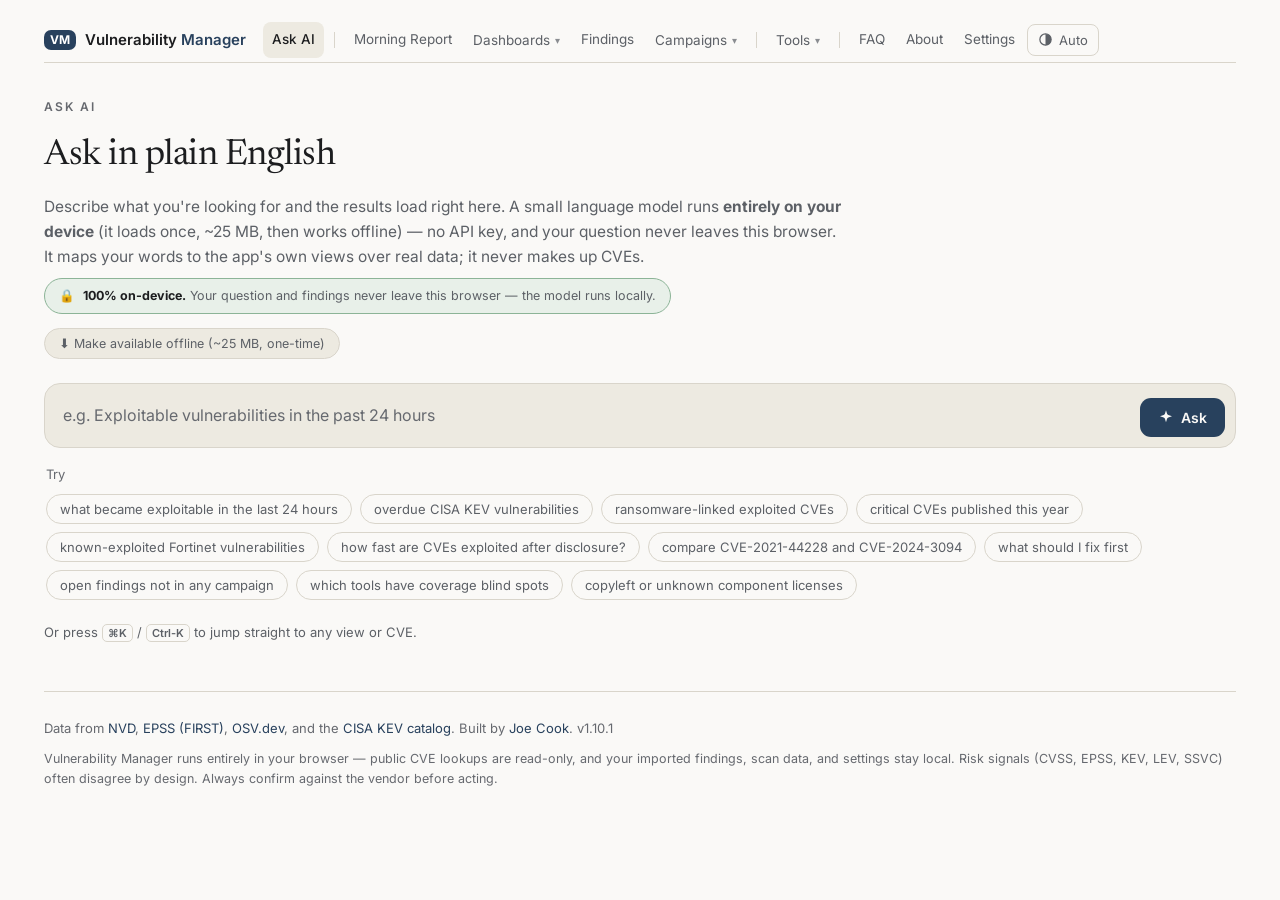
<file: index.html>
<!DOCTYPE html>
<html lang="en">
<head>
<meta charset="utf-8">
<meta name="viewport" content="width=device-width, initial-scale=1">
<title>Vulnerability Manager</title>
<meta name="description" content="A browser-local vulnerability-management operations console: CVE intelligence, a findings workbench, a Tenable VM dashboard, and AD-vs-agent coverage — under one nav with a natural-language Ask AI. Built by Joe Cook.">
<link rel="canonical" href="https://cloudanimal.github.io/vm-ops-console/">
<meta property="og:type" content="website">
<meta property="og:site_name" content="Vulnerability Manager">
<meta property="og:title" content="Vulnerability Manager">
<meta property="og:description" content="A browser-local vulnerability-management operations console: CVE intelligence, a findings workbench, a Tenable VM dashboard, and AD-vs-agent coverage reconciler — one nav, one theme, a natural-language Ask AI. No backend.">
<meta property="og:url" content="https://cloudanimal.github.io/vm-ops-console/">
<meta property="og:image" content="https://cloudanimal.github.io/vm-ops-console/assets/og-image.png?v=2">
<meta property="og:image:width" content="1200">
<meta property="og:image:height" content="630">
<meta name="twitter:card" content="summary_large_image">
<meta name="twitter:title" content="Vulnerability Manager">
<meta name="twitter:description" content="A browser-local vulnerability-management operations console — CVE intelligence, findings workbench, Tenable dashboard, and agent coverage, with a natural-language Ask AI.">
<meta name="twitter:image" content="https://cloudanimal.github.io/vm-ops-console/assets/og-image.png?v=2">
<link rel="icon" id="favicon" href="data:image/svg+xml,%3Csvg xmlns='http://www.w3.org/2000/svg' viewBox='0 0 64 64'%3E%3Crect width='64' height='64' rx='14' fill='%2328415d'/%3E%3Ctext x='32' y='45' font-family='Georgia,serif' font-size='34' fill='%23faf9f7' text-anchor='middle'%3EVM%3C/text%3E%3C/svg%3E">
<link rel="preconnect" href="https://fonts.googleapis.com">
<link rel="preconnect" href="https://fonts.gstatic.com" crossorigin>
<link href="https://fonts.googleapis.com/css2?family=Newsreader:ital,opsz,wght@0,6..72,400;0,6..72,500;1,6..72,400&family=Inter:wght@400;500;600&family=JetBrains+Mono:wght@400;500&display=swap" rel="stylesheet">
<style>
  :root {
    --paper:#faf9f7; --ink:#1c1d1f; --soft:#5c6066; --faint:#66696f; --line:#d9d5cb;
    --accent:#28415d; --surface:#edeae1; --badge-ink:#ffffff; --hl:#e3b341; --hl-ink:#1c1d1f;
    --crit:#a32d2d; --high:#993c1d; --med:#854f0b; --low:#5f5e5a;
    /* NASL syntax tokens — GitHub-light palette (legible on the light surface) */
    --tok-s:#0a3069; --tok-k:#cf222e; --tok-f:#8250df; --tok-n:#0550ae;
    --serif:"Newsreader",Georgia,serif; --sans:"Inter",-apple-system,sans-serif; --mono:"JetBrains Mono",ui-monospace,monospace;
  }
  /* Forced dark (theme switch set to Dark) */
  :root[data-theme="dark"] {
    --paper:#14161a; --ink:#ececea; --soft:#a8aeb6; --faint:#868d96; --line:#2a2e35;
    --accent:#8fb3dd; --surface:#1a1d23; --badge-ink:#10131a; --hl:#e3b341; --hl-ink:#14161a;
    --crit:#e24b4a; --high:#d85a30; --med:#ef9f27; --low:#9a9ea5;
    --tok-s:#6cb6ff; --tok-k:#f0883e; --tok-f:#d2a8ff; --tok-n:#79c0ff;
  }
  /* Auto: follow the OS, unless the switch has forced light */
  @media (prefers-color-scheme: dark) {
    :root:not([data-theme="light"]) {
      --paper:#14161a; --ink:#ececea; --soft:#a8aeb6; --faint:#6b7178; --line:#2a2e35;
      --accent:#8fb3dd; --surface:#1a1d23; --badge-ink:#10131a; --hl-ink:#14161a;
      --crit:#e24b4a; --high:#d85a30; --med:#ef9f27; --low:#9a9ea5;
      --tok-s:#6cb6ff; --tok-k:#f0883e; --tok-f:#d2a8ff; --tok-n:#79c0ff;
    }
  }
  * { box-sizing:border-box; margin:0; padding:0; }
  body { font-family:var(--sans); background:var(--paper); color:var(--ink); line-height:1.6; font-size:16px; -webkit-font-smoothing:antialiased; }
  .wrap { max-width:1240px; margin:0 auto; padding:0 24px; }
  a { color:var(--accent); }

  /* ---- top nav ---- */
  nav.top { display:flex; align-items:center; gap:3px; flex-wrap:nowrap; overflow-x:auto; padding:22px 0 4px; border-bottom:1px solid var(--line); scrollbar-width:none; }
  nav.top::-webkit-scrollbar { display:none; }
  nav.top .brand { display:inline-flex; align-items:center; gap:9px; font-family:var(--sans); font-size:15px; font-weight:600; margin-right:14px; text-decoration:none; color:var(--ink); white-space:nowrap; flex:0 0 auto; }
  nav.top .brand .brand-mono { background:var(--accent); color:var(--badge-ink); font-weight:700; font-size:12px; line-height:1; border-radius:7px; padding:4px 6px; letter-spacing:.02em; }
  nav.top .brand .brand-txt { color:var(--ink); }
  nav.top .brand .brand-accent { color:var(--accent); }
  nav.top a.tab { font-size:13.5px; color:var(--soft); text-decoration:none; padding:7px 9px; border-radius:8px; white-space:nowrap; flex:0 0 auto; transition:background .15s ease,color .15s ease; }
  nav.top .navsep { flex:0 0 auto; width:1px; height:16px; background:var(--line); margin:0 7px; }
  nav.top .navmenu { flex:0 0 auto; }
  nav.top .navmenu-btn { font-family:var(--sans); font-size:13.5px; color:var(--soft); background:transparent; border:0; padding:7px 9px; border-radius:8px; white-space:nowrap; cursor:pointer; display:inline-flex; align-items:center; gap:5px; transition:background .15s ease,color .15s ease; }
  nav.top .navmenu-btn:hover { color:var(--ink); background:var(--surface); }
  nav.top .navmenu-btn .caret { font-size:10px; opacity:.7; }
  nav.top .navmenu.menu-active > .navmenu-btn, nav.top .navmenu.open > .navmenu-btn { color:var(--ink); font-weight:500; background:var(--surface); }
  nav.top .navmenu.open > .navmenu-btn .caret { transform:rotate(180deg); }
  nav.top .navmenu-list { position:fixed; display:none; flex-direction:column; min-width:190px; max-height:calc(100vh - 80px); overflow-y:auto; background:var(--paper); border:1px solid var(--line); border-radius:11px; box-shadow:0 10px 30px rgba(0,0,0,.18); padding:6px; z-index:200; }
  nav.top .navmenu-list .navmenu-group { font-size:10px; text-transform:uppercase; letter-spacing:.05em; color:var(--faint); font-weight:700; padding:9px 12px 3px; }
  nav.top .navmenu-list .navmenu-group:first-child { padding-top:4px; }
  nav.top .navmenu.open .navmenu-list { display:flex; }
  nav.top .navmenu-list a { display:block; padding:8px 12px; border-radius:7px; font-size:13.5px; color:var(--soft); text-decoration:none; white-space:nowrap; }
  nav.top .navmenu-list a:hover { background:var(--surface); color:var(--ink); }
  nav.top .navmenu-list a.active { color:var(--ink); font-weight:500; background:var(--surface); }
  nav.top a.tab:hover { color:var(--ink); background:var(--surface); }
  nav.top a.tab.active { color:var(--ink); font-weight:500; background:var(--surface); }
  nav.top .theme { display:flex; align-items:center; gap:6px; font-family:var(--sans); font-size:13px; color:var(--soft); background:transparent; border:1px solid var(--line); border-radius:8px; padding:7px 10px; cursor:pointer; white-space:nowrap; flex:0 0 auto; transition:border-color .15s ease,color .15s ease; }
  nav.top .theme:hover { color:var(--ink); border-color:var(--accent); }
  nav.top .theme svg { width:15px; height:15px; }
  kbd.kbdhint { font-family:var(--sans); font-size:11px; font-weight:600; border:1px solid var(--line); border-radius:5px; padding:1px 5px; color:var(--soft); cursor:pointer; }
  kbd.kbdhint:hover { border-color:var(--accent); color:var(--ink); }

  header.view { padding:34px 0 8px; }
  .overline { font-size:12px; font-weight:600; letter-spacing:2px; text-transform:uppercase; color:var(--faint); margin-bottom:12px; }
  h1 { font-family:var(--serif); font-weight:400; font-size:36px; letter-spacing:-0.5px; }
  .lede { font-size:15.5px; color:var(--soft); margin-top:10px; max-width:600px; }
  .lede.wide { max-width:none; }   /* full-width one-liner (wraps only on narrow screens) */
  .lede.w800 { max-width:800px; }  /* slightly wider reading measure (e.g. Ask AI intro) */

  form { display:flex; gap:10px; margin-top:24px; }
  input, select {
    font-family:var(--mono); font-size:15px; color:var(--ink); background:var(--surface);
    border:1px solid var(--line); border-radius:10px; padding:12px 15px; outline:none;
    transition:border-color .2s ease;
  }
  input { flex:1; }
  input:focus, select:focus, textarea:focus { border-color:var(--accent); }
  input:focus-visible, select:focus-visible, textarea:focus-visible, button:focus-visible, a:focus-visible {
    outline:none; box-shadow:0 0 0 3px color-mix(in srgb, var(--accent) 30%, transparent); }
  input::placeholder { color:var(--faint); }
  button.go {
    font-family:var(--sans); font-size:15px; font-weight:500; color:var(--paper); background:var(--ink);
    border:none; border-radius:10px; padding:0 22px; cursor:pointer; transition:background .2s ease;
  }
  button.go:hover { background:var(--accent); }
  button.go:disabled { opacity:.5; cursor:default; }

  .examples { margin-top:13px; font-size:13px; color:var(--faint); display:flex; flex-wrap:wrap; gap:8px; align-items:center; }
  .chip { font-family:var(--mono); font-size:12.5px; color:var(--soft); background:var(--surface); border:1px solid var(--line); border-radius:100px; padding:4px 11px; cursor:pointer; transition:border-color .2s ease,color .2s ease; text-decoration:none; }
  .chip:hover { border-color:var(--accent); color:var(--ink); }

  #status { margin:26px 0; font-size:15px; color:var(--soft); }
  #status .err { color:var(--crit); }

  /* ---- result / hit cards ---- */
  .hits { margin:24px 0 40px; display:flex; flex-direction:column; gap:12px; }
  .hit { border:1px solid var(--line); border-radius:12px; padding:16px 18px; background:var(--surface); text-decoration:none; color:inherit; display:block; transition:border-color .15s ease, transform .1s ease; }
  .hit:hover { border-color:var(--accent); }
  .hit .row1 { display:flex; align-items:baseline; gap:12px; flex-wrap:wrap; }
  .hit .cid { font-family:var(--mono); font-size:15px; font-weight:500; color:var(--accent); }
  .hit .desc { font-size:14px; color:var(--soft); margin-top:7px; display:-webkit-box; -webkit-line-clamp:2; -webkit-box-orient:vertical; overflow:hidden; }
  .badges { display:flex; gap:7px; flex-wrap:wrap; margin-left:auto; }
  .badge { font-family:var(--mono); font-size:11px; font-weight:500; letter-spacing:.4px; padding:2px 9px; border-radius:100px; border:1px solid var(--line); color:var(--soft); white-space:nowrap; }
  .badge.crit { color:var(--badge-ink); background:var(--crit); border-color:var(--crit); }
  .badge.high { color:var(--badge-ink); background:var(--high); border-color:var(--high); }
  .badge.med  { color:var(--badge-ink); background:var(--med); border-color:var(--med); }
  .eoltable { width:100%; border-collapse:collapse; font-size:13.5px; }
  .eoltable th { text-align:left; color:var(--soft); font-weight:500; font-size:11px; text-transform:uppercase; letter-spacing:.05em; padding:8px 10px; border-bottom:1px solid var(--line); }
  .eoltable td { padding:8px 10px; border-bottom:1px solid var(--line); }
  .eol-dead { color:var(--crit); font-weight:600; }
  .eol-soon { color:var(--med); font-weight:600; }
  .eol-ok { color:var(--soft); }
  a.eol-link { color:var(--accent); text-decoration:none; } a.eol-link:hover { text-decoration:underline; }
  .eol-layout { display:flex; gap:22px; align-items:flex-start; }
  .eol-nav { flex:0 0 244px; width:244px; border:1px solid var(--line); border-radius:10px; padding:8px; background:var(--surface); position:sticky; top:12px; max-height:calc(100vh - 40px); overflow:auto; }
  .eol-content { flex:1 1 auto; min-width:0; }
  .eol-navtitle { font-size:11px; text-transform:uppercase; letter-spacing:.06em; color:var(--soft); padding:6px 8px 4px; }
  .eol-navall { display:block; padding:7px 8px; border-radius:7px; text-decoration:none; color:var(--ink); font-size:13.5px; font-weight:600; }
  .eol-navall:hover, .eol-navall.active { background:var(--hl); }
  details.eol-cat { border-top:1px solid var(--line); }
  details.eol-cat > summary { list-style:none; cursor:pointer; padding:8px; font-size:13.5px; font-weight:600; color:var(--accent); display:flex; justify-content:space-between; align-items:center; }
  details.eol-cat > summary::-webkit-details-marker { display:none; }
  details.eol-cat > summary::after { content:"›"; font-size:15px; line-height:1; transform:rotate(90deg); color:var(--faint); transition:transform .15s; }
  details.eol-cat[open] > summary::after { transform:rotate(-90deg); }
  .eol-count { font-size:11px; font-weight:500; color:var(--faint); background:var(--hl); border-radius:10px; padding:1px 7px; }
  .eol-catlist, .eol-tags { padding:0 4px 8px; }
  .eol-catlist a, .eol-tags a { display:block; padding:5px 10px; border-radius:6px; text-decoration:none; color:var(--soft); font-size:12.5px; }
  .eol-catlist a:hover, .eol-tags a:hover { background:var(--hl); color:var(--ink); }
  .eol-catlist a.on, .eol-tags a.on { background:var(--accent); color:#fff; }
  .eol-tags { display:flex; flex-wrap:wrap; gap:4px; }
  .eol-tags a { display:inline-flex; gap:5px; align-items:center; border:1px solid var(--line); }
  .eol-meta { display:flex; flex-wrap:wrap; gap:6px; margin:6px 0; }
  .eol-chip { font-size:11.5px; padding:2px 9px; border-radius:11px; background:var(--hl); color:var(--soft); text-decoration:none; border:1px solid var(--line); }
  a.eol-chip.tag:hover { background:var(--accent); color:#fff; }
  .eol-cards { display:grid; grid-template-columns:repeat(auto-fill,minmax(180px,1fr)); gap:8px; }
  a.eol-card { display:flex; flex-direction:column; gap:2px; padding:10px 12px; border:1px solid var(--line); border-radius:9px; text-decoration:none; color:var(--ink); background:var(--surface); }
  a.eol-card:hover { border-color:var(--accent); } a.eol-card .muted { font-size:11.5px; }
  th.eol-sortable { cursor:pointer; user-select:none; white-space:nowrap; }
  th.eol-sortable:hover { color:var(--ink); }
  th.eol-sortable::after { content:"\2195"; opacity:.3; font-size:9px; margin-left:4px; }
  th.eol-sortable[data-sort=asc]::after { content:"\25B2"; opacity:.9; }
  th.eol-sortable[data-sort=desc]::after { content:"\25BC"; opacity:.9; }
  .eol-filterrow th { padding:4px 6px; border-bottom:1px solid var(--line); }
  .eol-filterrow input { width:100%; min-width:52px; box-sizing:border-box; font-size:11px; padding:3px 6px; border:1px solid var(--line); border-radius:5px; background:var(--paper); color:var(--ink); font-family:inherit; text-transform:none; letter-spacing:normal; font-weight:400; }
  .eol-filterrow input::placeholder { color:var(--faint); text-transform:none; letter-spacing:0; }
  @media (max-width:820px) { .eol-layout { flex-direction:column; } .eol-nav { position:static; width:100%; flex-basis:auto; max-height:340px; } }
  .badge.kev  { color:var(--badge-ink); background:var(--crit); border-color:var(--crit); }
  .badge.epss { color:var(--accent); }

  /* ---- detail (ported from cve-patch-lookup) ---- */
  .cve-id { font-family:var(--mono); font-size:22px; font-weight:500; color:var(--accent); }
  .desc { font-size:15px; color:var(--soft); margin-top:10px; line-height:1.6; }
  .stats { display:flex; flex-wrap:wrap; gap:12px; margin:24px 0; }
  .stat { flex:1; min-width:150px; background:var(--surface); border:1px solid var(--line); border-radius:12px; padding:14px 16px; }
  .stat .k { font-size:11px; letter-spacing:1.2px; text-transform:uppercase; color:var(--faint); }
  .stat .v { font-family:var(--serif); font-size:24px; font-weight:500; margin-top:4px; }
  .sev-crit { color:var(--crit); } .sev-high { color:var(--high); } .sev-med { color:var(--med); } .sev-low { color:var(--low); }
  .kev-yes { color:var(--crit); font-weight:600; } .kev-no { color:var(--soft); }
  .block { margin-top:28px; }
  .block h3 { font-family:var(--serif); font-weight:500; font-size:19px; margin-bottom:12px; }
  .block .sub { font-size:13px; color:var(--faint); margin-bottom:14px; margin-top:-6px; }
  details.block > summary { font-family:var(--serif); font-weight:500; font-size:19px; margin-bottom:12px; cursor:pointer; list-style:none; display:flex; align-items:baseline; gap:8px; }
  details.block > summary::-webkit-details-marker { display:none; }
  details.block > summary::before { content:"\25B8"; font-size:13px; color:var(--faint); transition:transform .15s ease; display:inline-block; }
  details.block[open] > summary::before { transform:rotate(90deg); }
  details.block > summary .count { font-family:var(--mono); font-size:13px; color:var(--faint); font-weight:400; }
  details.block > summary:hover { color:var(--accent); }
  .reflist { list-style:none; display:flex; flex-direction:column; gap:1px; }
  .reflist li { padding:11px 0; border-bottom:1px solid var(--line); }
  .reflist li:first-child { border-top:1px solid var(--line); }
  .reflist a { color:var(--ink); text-decoration:none; font-size:14.5px; word-break:break-all; transition:color .2s ease; }
  .reflist a:hover { color:var(--accent); }
  .tag { display:inline-block; font-size:10.5px; font-weight:600; letter-spacing:.6px; text-transform:uppercase; color:var(--accent); background:var(--surface); border:1px solid var(--line); border-radius:6px; padding:1px 8px; margin-right:6px; vertical-align:1px; }
  .fixed { font-family:var(--mono); font-size:14px; color:var(--ink); }
  .fixed .pkg { color:var(--soft); }
  .muted { color:var(--faint); font-size:14px; }
  .pill { display:inline-block; font-size:12px; color:var(--med); background:var(--surface); border:1px solid var(--line); border-radius:100px; padding:2px 11px; margin:2px 4px 2px 0; }
  a.pill.kb { font-family:var(--mono); color:var(--accent); text-decoration:none; }
  a.pill.kb:hover { border-color:var(--accent); }
  a.pill.ext { color:var(--accent); text-decoration:none; transition:border-color .15s ease; }
  a.pill.ext:hover { border-color:var(--accent); }
  /* latest detections feed */
  .dets { display:flex; flex-direction:column; }
  .det { padding:12px 0; border-bottom:1px solid var(--line); }
  .det:first-child { border-top:1px solid var(--line); }
  .det-main { display:flex; align-items:baseline; gap:8px; flex-wrap:wrap; }
  .det-title { color:var(--ink); text-decoration:none; font-size:14.5px; }
  .det-title:hover { color:var(--accent); }
  .det-cves { margin-top:6px; display:flex; gap:6px; flex-wrap:wrap; align-items:center; }
  a.cvechip { font-family:var(--mono); font-size:12px; color:var(--accent); text-decoration:none; border:1px solid var(--line); border-radius:100px; padding:1px 9px; }
  a.cvechip:hover { border-color:var(--accent); background:var(--surface); }
  /* triage */
  .tin { width:100%; min-height:120px; font-family:var(--mono); font-size:14px; color:var(--ink); background:var(--surface); border:1px solid var(--line); border-radius:10px; padding:14px 16px; outline:none; resize:vertical; margin-top:22px; }
  .tin:focus { border-color:var(--accent); }
  /* compare */
  .cmp-grid { display:grid; grid-template-columns:repeat(auto-fit,minmax(200px,1fr)); gap:16px; margin:24px 0 40px; }
  .cmp-col { border:1px solid var(--line); border-radius:12px; padding:16px; }
  .cmp-col .cve-id a { text-decoration:none; }
  .cmp-tbl { width:100%; border-collapse:collapse; font-size:13.5px; }
  .cmp-tbl td { padding:8px 0; border-bottom:1px solid var(--line); vertical-align:top; }
  .cmp-tbl .cmp-k { color:var(--faint); font-size:11px; letter-spacing:.6px; text-transform:uppercase; width:88px; }
  /* prose (about) */
  .prose { font-size:15px; color:var(--soft); line-height:1.65; }
  .prose p { margin:0 0 12px; }
  .prose ul { margin:0 0 12px; padding-left:20px; }
  .prose li { margin:4px 0; }
  .prose code { font-family:var(--mono); font-size:13px; background:var(--surface); border:1px solid var(--line); border-radius:5px; padding:1px 5px; }
  /* analyze (Tenable upload) */
  .privacy { display:flex; gap:13px; align-items:flex-start; border:1px solid var(--ok); border-left:4px solid var(--ok); background:color-mix(in srgb, var(--ok) 11%, var(--surface)); border-radius:12px; padding:15px 17px; margin:20px 0; font-size:14px; color:var(--soft); line-height:1.6; }
  .privacy b { color:var(--ink); }
  .privacy .shield { flex:0 0 auto; width:22px; height:22px; color:var(--ok); margin-top:1px; }
  .privacy .mono, td.mono, .mono { font-family:var(--mono); font-size:13px; }
  .drop { display:flex; flex-direction:column; align-items:center; justify-content:center; gap:6px; border:2px dashed var(--line); border-radius:14px; padding:44px 20px; cursor:pointer; text-align:center; transition:border-color .15s ease, background .15s ease; }
  .drop:hover, .drop.over { border-color:var(--accent); background:var(--surface); }
  .drop-main { font-family:var(--serif); font-size:18px; color:var(--ink); }
  .drop-sub { font-size:13px; color:var(--faint); }
  .verdict { border-radius:14px; border:1px solid var(--line); padding:18px 20px; margin:22px 0 6px; display:flex; align-items:baseline; gap:14px; flex-wrap:wrap; }
  .verdict .tier { font-family:var(--mono); font-size:13px; font-weight:600; letter-spacing:1px; padding:3px 10px; border-radius:100px; color:#fff; }
  .verdict .label { font-family:var(--serif); font-size:25px; font-weight:500; }
  .verdict .why { font-size:14px; color:var(--soft); width:100%; }
  .v-p1 { border-color:var(--crit); } .v-p1 .tier { background:var(--crit); } .v-p1 .label { color:var(--crit); }
  .v-p2 { border-color:var(--med); } .v-p2 .tier { background:var(--med); } .v-p2 .label { color:var(--med); }
  .v-p3 .tier { background:var(--low); } .v-p3 .label { color:var(--ink); }
  .models { display:flex; flex-direction:column; }
  .model { display:grid; grid-template-columns:150px 120px 1fr; gap:14px; align-items:baseline; padding:11px 0; border-bottom:1px solid var(--line); font-size:14px; }
  .model:first-child { border-top:1px solid var(--line); }
  .model .mname { font-weight:600; } .model .mverd { font-family:var(--mono); font-size:13px; } .model .mwhy { color:var(--soft); font-size:13.5px; }
  .vd-act { color:var(--crit); } .vd-soon { color:var(--med); } .vd-low { color:var(--soft); }
  @media (max-width:600px){ .model{ grid-template-columns:1fr; gap:2px; padding:14px 0; } }
  .backlink { display:inline-block; margin:18px 0 0; font-size:14px; color:var(--soft); text-decoration:none; }
  .backlink:hover { color:var(--accent); }

  /* ---- charts ---- */
  .bars { display:flex; flex-direction:column; gap:7px; margin-top:6px; }
  .bar-row { display:grid; grid-template-columns:54px 1fr 64px; gap:10px; align-items:center; font-size:13px; }
  .bar-row .lbl { font-family:var(--mono); color:var(--soft); text-align:right; }
  .bar-row .track { background:var(--surface); border-radius:5px; height:18px; overflow:hidden; }
  .bar-row .fill { display:block; height:100%; min-width:2px; border-radius:5px; background:var(--accent); }
  .bar-row .num { font-family:var(--mono); color:var(--soft); font-size:12.5px; }
  .seg { display:flex; height:22px; border-radius:6px; overflow:hidden; border:1px solid var(--line); }
  .seg span { display:block; }
  .legend { display:flex; gap:16px; flex-wrap:wrap; margin-top:10px; font-size:12.5px; color:var(--soft); }
  .legend i { display:inline-block; width:10px; height:10px; border-radius:2px; margin-right:6px; vertical-align:0; }

  /* ---- stats explorer controls ---- */
  .sx-controls { display:flex; flex-wrap:wrap; gap:16px 22px; align-items:center; margin:6px 0 18px; padding:14px 16px; background:var(--surface); border:1px solid var(--line); border-radius:12px; }
  .sx-group { display:flex; align-items:center; gap:7px; flex-wrap:wrap; }
  .sx-lab { font-size:11px; letter-spacing:1px; text-transform:uppercase; color:var(--faint); margin-right:2px; }
  .sx-btn { font-family:var(--sans); font-size:13px; color:var(--soft); background:var(--paper); border:1px solid var(--line); border-radius:8px; padding:6px 11px; cursor:pointer; transition:all .15s ease; }
  .sx-btn:hover { color:var(--ink); border-color:var(--accent); }
  .sx-btn.active { color:var(--paper); background:var(--ink); border-color:var(--ink); }
  .sx-sel { font-family:var(--sans); font-size:13px; padding:6px 9px; border-radius:8px; }
  .sx-dash { color:var(--faint); }
  .sx-check { font-size:13px; color:var(--soft); display:flex; align-items:center; gap:6px; cursor:pointer; }
  .cz-out { margin-top:16px; }
  .cz-result { display:flex; align-items:baseline; gap:12px; }
  .cz-result .cz-n { font-family:var(--serif); font-size:34px; font-weight:500; color:var(--accent); }
  .cz-result .cz-lbl { font-size:14px; color:var(--soft); }
  .cz-url { font-family:var(--mono); font-size:12px; color:var(--faint); margin-top:8px; word-break:break-all; }

  /* ---- KEV table ---- */
  .ktable { width:100%; border-collapse:collapse; margin-top:18px; font-size:13.5px; }
  .ktable th { text-align:left; font-size:11px; letter-spacing:.8px; text-transform:uppercase; color:var(--faint); font-weight:600; padding:8px 10px; border-bottom:1px solid var(--line); cursor:pointer; white-space:nowrap; }
  .ktable th:hover { color:var(--ink); }
  .ktable td { padding:10px; border-bottom:1px solid var(--line); vertical-align:top; }
  .ktable td.cid a { font-family:var(--mono); color:var(--accent); text-decoration:none; }
  .ktable tr:hover td { background:var(--surface); }
  .rw { color:var(--crit); font-size:11px; font-weight:600; }
  .toolbar { display:flex; gap:10px; flex-wrap:wrap; align-items:center; margin-top:18px; }
  .toolbar input { flex:1; min-width:200px; }
  .count-note { font-size:13px; color:var(--faint); margin-top:8px; }
  .subnav { display:flex; gap:8px; margin:-4px 0 20px; flex-wrap:wrap; }
  .toc { display:flex; flex-wrap:nowrap; overflow-x:auto; gap:6px; align-items:center; margin:4px 0 24px; padding:12px 16px; border:1px solid var(--line); border-radius:12px; background:var(--surface); scrollbar-width:thin; }
  .toc::-webkit-scrollbar { height:6px; } .toc::-webkit-scrollbar-thumb { background:var(--line); border-radius:3px; }
  .toc-lab { font-size:11px; text-transform:uppercase; letter-spacing:1.2px; color:var(--faint); margin-right:2px; flex-shrink:0; white-space:nowrap; }
  .toc-link { font-family:var(--sans); font-size:12.5px; color:var(--soft); text-decoration:none; padding:4px 11px; border:1px solid var(--line); border-radius:100px; cursor:pointer; white-space:nowrap; flex-shrink:0; transition:color .15s ease, border-color .15s ease; }
  .toc-link:hover { color:var(--ink); border-color:var(--accent); }
  .to-top { position:fixed; right:22px; bottom:22px; z-index:60; display:none; align-items:center; gap:6px; background:var(--accent); color:var(--paper); border:0; border-radius:100px; padding:9px 15px; font-family:var(--sans); font-size:13px; font-weight:600; cursor:pointer; box-shadow:0 4px 16px rgba(0,0,0,.28); }
  .to-top.show { display:inline-flex; }
  .faq { border-top:1px solid var(--line); padding:13px 0; }
  .faq > summary { font-family:var(--sans); font-weight:600; font-size:15px; color:var(--ink); cursor:pointer; list-style:none; display:flex; align-items:baseline; gap:9px; }
  .faq > summary::-webkit-details-marker { display:none; }
  .faq > summary::before { content:"\25B8"; font-size:12px; color:var(--faint); transition:transform .15s ease; }
  .faq[open] > summary::before { transform:rotate(90deg); }
  .faq > summary:hover { color:var(--accent); }
  .faq .prose { margin-top:10px; }
  .faq-jump { color:var(--accent); cursor:pointer; text-decoration:underline; }
  /* NASL viewer */
  .nasl-cmd { background:var(--surface); border:1px solid var(--line); border-radius:10px; padding:12px 14px; font-family:var(--mono); font-size:12.5px; color:var(--soft); white-space:pre-wrap; word-break:break-all; line-height:1.7; }
  .nasl-meta { display:flex; flex-wrap:wrap; gap:8px 16px; align-items:center; margin:10px 0; font-size:13px; color:var(--soft); }
  .nasl-paths { display:flex; flex-direction:column; gap:8px; }
  .nasl-prow { display:flex; align-items:center; gap:10px; }
  .nasl-os { flex:0 0 60px; font-size:11px; color:var(--faint); text-transform:uppercase; letter-spacing:.6px; }
  .nasl-ppath { flex:1; min-width:0; font-family:var(--mono); font-size:12.5px; color:var(--ink); background:var(--surface); border:1px solid var(--line); border-radius:6px; padding:6px 9px; overflow:auto; white-space:nowrap; }
  .nasl-copy { flex:0 0 auto; }
  .nasl-sub { font-family:var(--sans); font-weight:600; font-size:14px; color:var(--ink); margin:16px 0 7px; }
  .nasl-note { font-size:14px; color:var(--soft); line-height:1.65; background:color-mix(in srgb, var(--hl) 9%, var(--surface)); border:1px solid color-mix(in srgb, var(--hl) 38%, var(--line)); border-radius:10px; padding:11px 14px; margin:8px 0 4px; }
  .nasl-note b { color:var(--ink); }
  .nasl-note code { color:var(--ink); }
  .nasl-meta code { color:var(--ink); }
  .nasl-tools { display:flex; flex-wrap:wrap; gap:8px; align-items:center; margin:12px 0; }
  .nasl-tools input[type=text] { flex:1; min-width:200px; padding:8px 11px; font:inherit; border-radius:8px; border:1px solid var(--line); background:var(--surface); color:var(--ink); }
  .nasl-code { font-family:var(--mono); font-size:12.5px; line-height:1.55; border:1px solid var(--line); border-radius:10px; background:var(--surface); overflow:auto; max-height:70vh; counter-reset:none; }
  .nl-line { display:flex; }
  .nl-line:hover { background:color-mix(in srgb, var(--accent) 7%, transparent); }
  .nl-line.hl { background:color-mix(in srgb, var(--hl) 22%, transparent); }
  .nl-num { flex:0 0 auto; width:54px; text-align:right; padding:1px 12px 1px 0; color:var(--faint); user-select:none; cursor:pointer; border-right:1px solid var(--line); }
  .nl-code { flex:1; padding:1px 0 1px 12px; white-space:pre; }
  .nl-code .nc { color:var(--faint); font-style:italic; }
  .nl-code .ns { color:var(--tok-s); }
  .nl-code .nk { color:var(--tok-k); font-weight:600; }
  .nl-code .nf { color:var(--tok-f); }
  .nl-code .nn { color:var(--tok-n); }
  .nl-code mark { background:var(--hl); color:var(--hl-ink); border-radius:2px; }
  .live-dot { width:8px; height:8px; border-radius:50%; background:var(--ok); display:inline-block; box-shadow:0 0 0 0 color-mix(in srgb, var(--ok) 55%, transparent); animation:livepulse 2s infinite; }
  @keyframes livepulse { 0%{box-shadow:0 0 0 0 color-mix(in srgb, var(--ok) 55%, transparent);} 70%{box-shadow:0 0 0 6px color-mix(in srgb, var(--ok) 0%, transparent);} 100%{box-shadow:0 0 0 0 color-mix(in srgb, var(--ok) 0%, transparent);} }
  /* Ask AI page */
  .ask-wrap { max-width:100%; }
  .ask-priv { display:inline-flex; align-items:center; gap:8px; font-size:12.5px; color:var(--soft); border:1px solid color-mix(in srgb,#2e8b57 45%,var(--line)); background:color-mix(in srgb,#2e8b57 9%,transparent); border-radius:100px; padding:7px 14px; margin-bottom:14px; }
  .ask-priv b { color:var(--ink); }
  .ask-offline { margin:0 0 14px; }
  .ask-off { font-size:12.5px; }
  .ask-off.ok { color:var(--ok); }
  .ask-off.btn { font-family:var(--sans); color:var(--soft); background:var(--surface); border:1px solid var(--line); border-radius:100px; padding:7px 14px; cursor:pointer; transition:border-color .15s ease, color .15s ease; }
  .ask-off.btn:hover { border-color:var(--accent); color:var(--ink); }
  .ask-off.btn.busy { cursor:default; opacity:.8; }   /* fill the page width and auto-resize (page is capped by .wrap; .lede stays readable via its own cap) */
  .ask-box { display:flex; align-items:flex-end; gap:8px; background:var(--surface); border:1px solid var(--line); border-radius:16px; padding:10px 10px 10px 18px; transition:border-color .15s ease, box-shadow .15s ease; }
  .ask-box:focus-within { border-color:var(--accent); box-shadow:0 0 0 3px color-mix(in srgb, var(--accent) 16%, transparent); }
  .ask-box textarea { flex:1; border:0; background:transparent; color:var(--ink); font:inherit; font-size:16px; line-height:1.55; resize:none; padding:9px 0; outline:none; max-height:220px; }
  .ask-box textarea::placeholder { color:var(--faint); }
  /* keep the long placeholder on one clean line (ellipsis) instead of wrap-clipping when narrow; real input wraps + auto-grows */
  .ask-box textarea:placeholder-shown { white-space:nowrap; overflow:hidden; text-overflow:ellipsis; }
  .ask-submit { flex:0 0 auto; display:inline-flex; align-items:center; gap:7px; background:var(--accent); color:var(--paper); border:0; border-radius:11px; padding:11px 18px; font-family:var(--sans); font-weight:600; font-size:14px; cursor:pointer; transition:opacity .15s ease, transform .1s ease; }
  .ask-submit:hover { opacity:.9; }
  .ask-submit:active { transform:translateY(1px); }
  .ask-submit svg { width:16px; height:16px; }
  .ask-try { display:flex; align-items:baseline; gap:10px; flex-wrap:wrap; margin:16px 2px 6px; }
  .ask-try .lbl { font-size:13px; color:var(--faint); flex:0 0 auto; }
  .ask-chiprow { display:flex; flex-wrap:wrap; gap:8px; }
  .ask-chip { font-family:var(--sans); font-size:13px; color:var(--soft); background:transparent; border:1px solid var(--line); border-radius:100px; padding:6px 13px; cursor:pointer; transition:color .15s ease, border-color .15s ease, background .15s ease; }
  .ask-chip:hover { color:var(--ink); border-color:var(--accent); background:var(--surface); }
  .ask-answer { font-size:15.5px; color:var(--soft); line-height:1.6; margin:2px 0 4px; }
  /* narrow screens: stack the composer so the textarea gets full width and the button is an easy full-width tap target */
  @media (max-width:560px){
    .ask-box { flex-direction:column; align-items:stretch; padding:12px 14px; }
    .ask-box .ask-submit { width:100%; justify-content:center; padding:12px; }
  }

  footer { border-top:1px solid var(--line); padding:26px 0 64px; margin-top:48px; font-size:13px; color:var(--faint); }
  footer a { color:var(--accent); text-decoration:none; }
  footer a:hover { text-decoration:underline; }
  .disclaimer { font-size:12.5px; color:var(--faint); margin-top:10px; line-height:1.6; }
  .spin { color:var(--faint); }
</style>
<link rel="stylesheet" href="vmops.css">
<link rel="stylesheet" href="acd.css">
<link rel="stylesheet" href="tvd.css">
<link rel="stylesheet" href="wiz.css">
<link rel="stylesheet" href="scanner.css">
<link rel="stylesheet" href="pscan.css">
<link rel="stylesheet" href="campaigns-v2/campaigns-v2.css">
<script src="version.js"></script>
<script src="vendor/papaparse.min.js"></script>
<script src="vendor/xlsx.full.min.js"></script>
<script src="vendor/chart.umd.js"></script>
<script src="vendor/html2canvas.min.js"></script>
<script src="vendor/gifenc.global.js"></script>
<script>
  // Apply the saved theme before first paint to avoid a flash of the wrong mode.
  (function () { try { var t = localStorage.getItem('cve-theme'); if (t === 'light' || t === 'dark') document.documentElement.setAttribute('data-theme', t); } catch (e) {} })();
</script>
</head>
<body>
<div class="wrap">

  <nav class="top">
    <a class="brand" href="#/ask"><span class="brand-mono">VM</span><span class="brand-txt">Vulnerability <span class="brand-accent">Manager</span></span></a>
    <a class="tab" href="#/ask" data-route="ask">Ask&nbsp;AI</a>
    <span class="navsep" aria-hidden="true"></span>
    <a class="tab" href="#/report" data-route="report">Morning Report</a>
    <div class="navmenu" data-menu="dashboards">
      <button class="navmenu-btn" type="button" aria-haspopup="true" aria-expanded="false">Dashboards <span class="caret">▾</span></button>
      <div class="navmenu-list" role="menu">
        <a href="#/dashboard" data-route="dashboard">Overview</a>
        <a href="#/assets" data-route="assets">Asset Inventory</a>
        <a href="#/remediations" data-route="remediations">Remediations</a>
        <a href="#/sbom" data-route="sbom">Licenses &amp; SBOM</a>
        <a href="#/agent-coverage" data-route="agent-coverage">Agent Coverage</a>
        <a href="#/coverage" data-route="coverage">Scanner Coverage</a>
        <a href="#/tvd" data-route="tvd">Tenable</a>
        <a href="#/qualys" data-route="qualys">Qualys</a>
        <a href="#/rapid7" data-route="rapid7">Rapid7</a>
        <a href="#/crowdstrike" data-route="crowdstrike">CrowdStrike</a>
        <a href="#/wiz" data-route="wiz">Wiz</a>
      </div>
    </div>
    <a class="tab" href="#/findings" data-route="findings">Findings</a>
    <div class="navmenu" data-menu="campaigns">
      <button class="navmenu-btn" type="button" aria-haspopup="true" aria-expanded="false">Campaigns <span class="caret">▾</span></button>
      <div class="navmenu-list" role="menu">
        <a href="#/campaigns" data-route="campaigns">Campaigns v1</a>
        <a href="#/campaigns-v2" data-route="campaigns-v2">Campaigns v2</a>
      </div>
    </div>
    <span class="navsep" aria-hidden="true"></span>
    <div class="navmenu" data-menu="tools">
      <button class="navmenu-btn" type="button" aria-haspopup="true" aria-expanded="false">Tools <span class="caret">▾</span></button>
      <div class="navmenu-list" role="menu">
        <div class="navmenu-group">Analysis</div>
        <a href="#/analyze" data-route="tenable">Tenable Analyzer</a>
        <a href="#/prompt-scanner" data-route="prompt-scanner">AI Prompt Scanner</a>
        <a href="#/nasl" data-route="nasl">NASL Viewer</a>
        <div class="navmenu-group">CVE Intelligence</div>
        <a href="#/search" data-route="search">Search</a>
        <a href="#/exploited" data-route="exploited">Exploited</a>
        <a href="#/stats" data-route="stats">CVE Statistics</a>
        <a href="#/browse" data-route="browse">Browse the corpus</a>
        <a href="#/latest" data-route="latest">Latest CVEs</a>
        <a href="#/triage" data-route="triage">Triage</a>
        <a href="#/eol" data-route="eol">End of Life</a>
        <div class="navmenu-group">Sample data</div>
        <a href="#" onclick="return window.VMOPS&amp;&amp;VMOPS.sampleLoad('tenable')">Tenable</a>
        <a href="#" onclick="return window.VMOPS&amp;&amp;VMOPS.sampleLoad('qualys')">Qualys</a>
        <a href="#" onclick="return window.VMOPS&amp;&amp;VMOPS.sampleLoad('rapid7')">Rapid7</a>
        <a href="#" onclick="return window.VMOPS&amp;&amp;VMOPS.sampleLoad('crowdstrike')">CrowdStrike</a>
        <a href="#" onclick="return window.VMOPS&amp;&amp;VMOPS.sampleLoad('wiz')">Wiz</a>
        <a href="#" onclick="return window.VMOPS&amp;&amp;VMOPS.sampleLoad('sarif')">SARIF (code scan)</a>
        <a href="#" onclick="return window.VMOPS&amp;&amp;VMOPS.sampleLoad('cyclonedx')">CycloneDX SBOM</a>
        <a href="#" onclick="return window.VMOPS&amp;&amp;VMOPS.sampleLoad('all')">All sources</a>
      </div>
    </div>
    <span class="navsep" aria-hidden="true"></span>
    <a class="tab" href="#/faq" data-route="faq">FAQ</a>
    <a class="tab" href="#/about" data-route="about">About</a>
    <a class="tab" href="#/settings" data-route="settings">Settings</a>
    <button class="theme" id="themeBtn" type="button" aria-label="Toggle color theme"></button>
  </nav>

  <div id="app"></div>

  <footer>
    Data from <a href="https://nvd.nist.gov" target="_blank" rel="noopener">NVD</a>,
    <a href="https://www.first.org/epss/" target="_blank" rel="noopener">EPSS (FIRST)</a>,
    <a href="https://osv.dev" target="_blank" rel="noopener">OSV.dev</a>, and the
    <a href="https://www.cisa.gov/known-exploited-vulnerabilities-catalog" target="_blank" rel="noopener">CISA KEV catalog</a>.
    Built by <a href="https://cloudanimal.github.io" target="_blank" rel="noopener">Joe Cook</a>. <span class="appver" title="Release version"></span>
    <div class="disclaimer"><span class="brandname">Vulnerability Manager</span> runs entirely in your browser — public CVE lookups are read-only, and your imported findings, scan data, and settings stay local. Risk signals (CVSS, EPSS, KEV, LEV, SSVC) often disagree by design. Always confirm against the vendor before acting.</div>
  </footer>

</div>
<div class="drawer-bg" id="drawerBg"></div>
<aside class="drawer vmops" id="drawer"></aside>
<div class="toast vmops" id="toast"></div>
<script src="vmstore.js"></script>
<script src="vmops.js"></script>
<script src="acd.js"></script>
<script src="tvd.js"></script>
<script src="wiz.js"></script>
<script src="qualys.js"></script>
<script src="rapid7.js"></script>
<script src="crowdstrike.js"></script>
<script src="scan_unify.js"></script>
<script src="coverage.js"></script>
<script src="pscan.js"></script>
<script src="campaigns-v2/campaigns-v2.js"></script>

<script>
(function () {
  var app = document.getElementById('app');
  var NVD = 'https://services.nvd.nist.gov/rest/json/cves/2.0';

  // ---------- theme switch (Auto -> Light -> Dark) ----------
  (function () {
    var btn = document.getElementById('themeBtn');
    var root = document.documentElement;
    var ICONS = {
      auto: '<svg viewBox="0 0 24 24" fill="none" stroke="currentColor" stroke-width="2"><circle cx="12" cy="12" r="9"/><path d="M12 3a9 9 0 0 1 0 18z" fill="currentColor" stroke="none"/></svg>',
      light: '<svg viewBox="0 0 24 24" fill="none" stroke="currentColor" stroke-width="2" stroke-linecap="round"><circle cx="12" cy="12" r="4.5"/><path d="M12 2v2M12 20v2M2 12h2M20 12h2M4.9 4.9l1.4 1.4M17.7 17.7l1.4 1.4M19.1 4.9l-1.4 1.4M6.3 17.7l-1.4 1.4"/></svg>',
      dark: '<svg viewBox="0 0 24 24" fill="currentColor"><path d="M21 12.8A9 9 0 1 1 11.2 3a7 7 0 0 0 9.8 9.8z"/></svg>'
    };
    var LABEL = { auto: 'Auto', light: 'Light', dark: 'Dark' };
    function current() { var t = root.getAttribute('data-theme'); return (t === 'light' || t === 'dark') ? t : 'auto'; }
    function paint() { var m = current(); btn.innerHTML = ICONS[m] + '<span>' + LABEL[m] + '</span>'; btn.title = 'Theme: ' + LABEL[m] + ' (click to change)'; }
    function set(mode) {
      if (mode === 'auto') { root.removeAttribute('data-theme'); try { localStorage.removeItem('cve-theme'); } catch (e) {} }
      else { root.setAttribute('data-theme', mode); try { localStorage.setItem('cve-theme', mode); } catch (e) {} }
      paint();
    }
    btn.addEventListener('click', function () { var order = ['auto', 'light', 'dark']; set(order[(order.indexOf(current()) + 1) % 3]); });
    paint();
  })();

  // ---------- nav dropdown menus (CVE Intelligence / Tools) ----------
  (function () {
    var menus = [].slice.call(document.querySelectorAll('nav.top .navmenu'));
    function closeAll(except) { menus.forEach(function (m) { if (m !== except) { m.classList.remove('open'); var b = m.querySelector('.navmenu-btn'); if (b) b.setAttribute('aria-expanded', 'false'); } }); }
    menus.forEach(function (m) {
      var btn = m.querySelector('.navmenu-btn'), list = m.querySelector('.navmenu-list');
      btn.addEventListener('click', function (e) {
        e.stopPropagation();
        var willOpen = !m.classList.contains('open');
        closeAll(m); m.classList.toggle('open', willOpen);
        btn.setAttribute('aria-expanded', willOpen ? 'true' : 'false');
        if (willOpen) {                                  // position the fixed list under the trigger
          var r = btn.getBoundingClientRect();
          list.style.top = Math.round(r.bottom + 4) + 'px';
          var left = Math.min(Math.round(r.left), window.innerWidth - list.offsetWidth - 8);
          list.style.left = Math.max(8, left) + 'px';
        }
      });
      list.addEventListener('click', function () { m.classList.remove('open'); btn.setAttribute('aria-expanded', 'false'); });
    });
    document.addEventListener('click', function () { closeAll(null); });
    window.addEventListener('hashchange', function () { closeAll(null); });
    window.addEventListener('resize', function () { closeAll(null); });
    var navEl = document.querySelector('nav.top'); if (navEl) navEl.addEventListener('scroll', function () { closeAll(null); });
    document.addEventListener('keydown', function (e) { if (e.key === 'Escape') closeAll(null); });
  })();

  // ---------- tiny helpers ----------
  function esc(s) { return String(s == null ? '' : s).replace(/[&<>"]/g, function (c) { return ({'&':'&amp;','<':'&lt;','>':'&gt;','"':'&quot;'})[c]; }); }
  function safeUrl(u){ u = String(u==null?'':u).trim(); return /^(https?:|mailto:|#|\/)/i.test(u) ? u : '#'; }
  function safeDecode(s){ try { return decodeURIComponent(s); } catch(e){ return s; } }
  function el(html) { var d = document.createElement('div'); d.innerHTML = html; return d; }
  function getJSON(url, opts) { return fetch(url, opts || {}).then(function (r) { return r.ok ? r.json() : Promise.reject(new Error(r.status)); }); }
  function softJSON(url) { return fetch(url).then(function (r) { return r.ok ? r.json() : null; }).catch(function () { return null; }); }
  // Session-cached GET: NVD rate-limits hard, so reuse results within a session.
  function cachedJSON(url) {
    var key = 'cve:' + url;
    try { var hit = sessionStorage.getItem(key); if (hit) return Promise.resolve(JSON.parse(hit)); } catch (e) {}
    return getJSON(url).then(function (d) { try { sessionStorage.setItem(key, JSON.stringify(d)); } catch (e) {} return d; });
  }
  function setActive(route) {
    [].forEach.call(document.querySelectorAll('nav.top .tab, nav.top .navmenu-list a'), function (a) {
      a.classList.toggle('active', a.getAttribute('data-route') === route);
    });
    [].forEach.call(document.querySelectorAll('nav.top .navmenu'), function (m) {
      m.classList.toggle('menu-active', !!m.querySelector('.navmenu-list a[data-route="' + route + '"]'));
    });
  }
  function spinner(msg) { return '<div id="status" class="spin">' + esc(msg || 'Loading…') + '</div>'; }
  function errBox(msg) { return '<div id="status"><span class="err">' + esc(msg) + '</span></div>'; }

  // ---------- shared CVE signal logic (mirrors cve-patch-lookup) ----------
  function pickCvss(metrics) {
    if (!metrics) return null;
    var order = ['cvssMetricV40', 'cvssMetricV31', 'cvssMetricV30', 'cvssMetricV2'];
    for (var i = 0; i < order.length; i++) {
      var arr = metrics[order[i]];
      if (arr && arr.length) {
        var primary = arr.filter(function (e) { return e.type === 'Primary'; });
        var chosen = primary.length ? primary[0]
          : arr.slice().sort(function (a, b) { return (b.cvssData.baseScore || 0) - (a.cvssData.baseScore || 0); })[0];
        var d = chosen.cvssData || {};
        return { score: d.baseScore, severity: d.baseSeverity || chosen.baseSeverity || sevFromScore(d.baseScore), vector: d.vectorString, version: d.version };
      }
    }
    return null;
  }
  function sevFromScore(s) { if (s == null) return ''; if (s >= 9) return 'CRITICAL'; if (s >= 7) return 'HIGH'; if (s >= 4) return 'MEDIUM'; if (s > 0) return 'LOW'; return 'NONE'; }
  function sevClass(sev) { return { CRITICAL:'sev-crit', HIGH:'sev-high', MEDIUM:'sev-med', LOW:'sev-low' }[(sev||'').toUpperCase()] || ''; }
  function isHigh(cvss) { var s = (cvss && cvss.severity || '').toUpperCase(); return s === 'CRITICAL' || s === 'HIGH'; }

  // composite verdict (mirrors the vuln-prioritization-toolkit triage)
  function priority(cvss, epss, kev, lev) {
    if (kev) return 1;
    if (lev != null && lev >= 0.5) return 1;
    if (epss != null && epss >= 0.5) return 1;
    if (isHigh(cvss) && epss != null && epss >= 0.1) return 1;
    if (isHigh(cvss)) return 2;
    if (epss != null && epss >= 0.1) return 2;
    if (lev != null && lev >= 0.1) return 2;
    return 3;
  }
  function verdictBanner(p, s) {
    var label = p === 1 ? 'Patch now' : p === 2 ? 'Patch this cycle' : 'Standard cadence';
    var cls = 'v-p' + p, tier = 'P' + p;
    var why = [];
    if (s.kev) why.push('confirmed exploited (KEV)');
    if (s.lev != null && s.lev >= 0.1) why.push('LEV ' + pct(s.lev));
    if (s.epss != null) why.push('EPSS ' + pct(s.epss));
    if (s.cvss && s.cvss.score != null) why.push('CVSS ' + (s.cvss.severity || '').toLowerCase());
    if (s.exploit) why.push('public exploit');
    return '<div class="verdict ' + cls + '"><span class="tier">' + tier + '</span><span class="label">' + label + '</span>' +
      '<span class="why">' + (why.length ? 'Driven by ' + why.join(', ') + '.' : 'No elevated risk signals.') + '</span></div>';
  }
  function pct(x) { return (x * 100).toFixed(x >= 0.1 ? 0 : 1) + '%'; }
  function stat(k, v, sub) { return '<div class="stat"><div class="k">' + k + '</div><div class="v">' + v + '</div>' + (sub ? '<div class="k" style="text-transform:none;letter-spacing:0;margin-top:4px">' + esc(sub) + '</div>' : '') + '</div>'; }
  function modelRow(name, v) { return '<div class="model"><span class="mname">' + esc(name) + '</span><span class="mverd ' + v.cls + '">' + esc(v.verdict) + '</span><span class="mwhy">' + esc(v.why) + '</span></div>'; }

  function cvssVerdict(c) { if (!c || c.score == null) return { verdict:'No score', cls:'vd-low', why:'Not yet scored by NVD' }; if (c.score >= 9) return { verdict:'Remediate', cls:'vd-act', why:'Severity critical (' + c.score + ')' }; if (c.score >= 7) return { verdict:'Remediate', cls:'vd-act', why:'Severity high (' + c.score + ')' }; if (c.score >= 4) return { verdict:'Schedule', cls:'vd-soon', why:'Severity medium (' + c.score + ')' }; return { verdict:'Track', cls:'vd-low', why:'Severity low (' + c.score + ')' }; }
  function epssVerdict(e) { if (e == null) return { verdict:'No data', cls:'vd-low', why:'No EPSS score' }; if (e >= 0.5) return { verdict:'High', cls:'vd-act', why:pct(e) + ' chance of exploitation in 30 days' }; if (e >= 0.1) return { verdict:'Elevated', cls:'vd-soon', why:pct(e) + ' chance in 30 days' }; return { verdict:'Low', cls:'vd-low', why:pct(e) + ' chance in 30 days' }; }
  function kevVerdict(k) { return k ? { verdict:'Act now', cls:'vd-act', why:'Confirmed exploited in the wild' } : { verdict:'Not listed', cls:'vd-low', why:'No confirmed exploitation' }; }
  function levVerdict(l) { if (l == null) return { verdict:'No data', cls:'vd-low', why:'No EPSS history' }; if (l >= 0.5) return { verdict:'Likely exploited', cls:'vd-act', why:pct(l) + ' it has already been exploited (lower bound)' }; if (l >= 0.1) return { verdict:'Possibly', cls:'vd-soon', why:pct(l) + ' it has already been exploited (lower bound)' }; return { verdict:'Unlikely', cls:'vd-low', why:pct(l) + ' lower-bound estimate' }; }
  function ssvcVerdict(kev, exploit, cvss) { var active = kev || exploit; var total = isHigh(cvss); if (active && total) return { verdict:'Act', cls:'vd-act', why:'Exploitation: active, impact: total' }; if (active) return { verdict:'Attend', cls:'vd-soon', why:'Exploitation active, partial impact' }; if (total) return { verdict:'Attend', cls:'vd-soon', why:'High impact, no active exploitation' }; return { verdict:'Track', cls:'vd-low', why:'No active exploitation, limited impact' }; }

  function collectFixes(osv) {
    var out = [];
    if (!osv || !osv.affected) return out;
    osv.affected.forEach(function (a) {
      var pkg = a.package || {};
      (a.ranges || []).forEach(function (rg) {
        if (rg.type === 'GIT') return; // commit hashes aren't actionable
        (rg.events || []).forEach(function (ev) { if (ev.fixed && pkg.name) out.push({ eco: pkg.ecosystem || '?', name: pkg.name, fixed: ev.fixed }); });
      });
    });
    var seen = {};
    return out.filter(function (f) { var k = f.eco + f.name + f.fixed; if (seen[k]) return false; seen[k] = 1; return true; });
  }

  // Per-CVE deep links to each scanner/vendor's own detection lookup.
  function scannerCoverage(id) {
    var c = encodeURIComponent(id);
    var links = [
      { name: 'Tenable (Nessus plugins)', url: 'https://www.tenable.com/cve/' + c },
      { name: 'Qualys (ThreatPROTECT)', url: 'https://threatprotect.qualys.com/?s=' + c },
      { name: 'Rapid7 (Nexpose / Metasploit)', url: 'https://www.rapid7.com/db/?q=' + c },
      { name: 'Vulners (multi-vendor)', url: 'https://vulners.com/cve/' + c },
      { name: 'Exploit-DB', url: 'https://www.exploit-db.com/search?cve=' + c },
      { name: 'Snyk', url: 'https://security.snyk.io/vuln?search=' + c },
      { name: 'GitHub Advisories', url: 'https://github.com/advisories?query=' + c }
    ];
    var h = '<div class="block"><h3>Detection &amp; scanner coverage</h3>' +
      '<div class="sub">Pivot to each vendor’s own lookup for this CVE. Plugin and QID databases are proprietary, so these link out rather than embed them.</div><div>';
    links.forEach(function (l) { h += '<a class="pill ext" href="' + l.url + '" target="_blank" rel="noopener">' + esc(l.name) + ' &rarr;</a>'; });
    return h + '</div></div>';
  }

  // ---------- views ----------
  function viewSearch(q) {
    setActive('search');
    app.innerHTML =
      '<header class="view"><div class="overline">CVE Search</div>' +
      '<h1>Search every CVE, ranked by real risk.</h1>' +
      '<p class="lede">A modern front end over the NVD, enriched with the signals that actually drive triage: EPSS, CISA KEV, NIST LEV, and SSVC, not just CVSS.</p>' +
      '<form id="sform" autocomplete="off"><input id="sq" placeholder="CVE-2021-44228 or keyword (e.g. Apache, log4j)" spellcheck="false" aria-label="Search"><button class="go" type="submit">Search</button></form>' +
      '<div class="examples"><span>Try:</span>' +
      '<a class="chip" href="#/latest">latest (24h)</a>' +
      '<a class="chip" href="#/browse">browse by year</a>' +
      '<a class="chip" href="#/cve/CVE-2021-44228">CVE-2021-44228</a>' +
      '<a class="chip" href="#/search/log4j">log4j</a>' +
      '<a class="chip" href="#/search/regresshion">regreSSHion</a>' +
      '<a class="chip" href="#/kev">browse KEV</a></div></header>' +
      '<div id="results"></div>';
    var form = document.getElementById('sform'), sq = document.getElementById('sq');
    form.addEventListener('submit', function (e) { e.preventDefault(); var v = sq.value.trim(); if (v) location.hash = '#/search/' + encodeURIComponent(v); });
    if (q) { sq.value = q; runSearch(q); }
    else { sq.focus(); }
  }

  // "Latest detections" — newest Tenable Nessus plugins, syndicated from their
  // public RSS at build time, cross-linked to our own CVE detail pages.
  function renderLatestDetections() {
    var box = document.getElementById('latest');
    if (!box) return;
    softJSON('data/tenable_latest.json').then(function (d) {
      if (!d || !d.items || !d.items.length) return;
      var sevCls = { Critical: 'crit', High: 'high', Medium: 'med', Low: '', Info: '' };
      var h = '<div class="block"><h3>Latest Plugins</h3><div class="sub">Newest Tenable Nessus plugins, the most recently scannable vulnerabilities. Syndicated from Tenable’s public feed; updated ' + esc(d.updated) + '.</div><div class="dets">';
      d.items.slice(0, 25).forEach(function (it) {
        var cves = (it.cves || []).slice(0, 4).map(function (c) { return '<a class="cvechip" href="#/cve/' + esc(c) + '">' + esc(c) + '</a>'; }).join('');
        var more = (it.cves || []).length > 4 ? '<span class="muted" style="font-size:12px"> +' + ((it.cves || []).length - 4) + '</span>' : '';
        h += '<div class="det"><div class="det-main"><a class="det-title" href="' + esc(safeUrl(it.link)) + '" target="_blank" rel="noopener">' + esc(it.title) + '</a>' +
          (it.severity ? ' <span class="badge ' + (sevCls[it.severity] || '') + '">' + esc(it.severity) + '</span>' : '') +
          (it.id ? ' <span class="muted" style="font-family:var(--mono);font-size:12px">#' + esc(it.id) + '</span>' : '') +
          '</div>' + (cves ? '<div class="det-cves">' + cves + more + '</div>' : '') + '</div>';
      });
      h += '</div><div class="sub" style="margin-top:12px">' + esc(d.attribution) + '</div></div>';
      box.innerHTML = h;
    });
  }

  function runSearch(q, box) {
    box = box || document.getElementById('results');
    box.innerHTML = spinner('Searching the NVD…');
    var cveRe = /^CVE-\d{4}-\d{4,}$/i;
    if (cveRe.test(q)) { location.hash = '#/cve/' + q.toUpperCase(); return; }
    var url = NVD + '?keywordSearch=' + encodeURIComponent(q) + '&resultsPerPage=30';
    getJSON(url).then(function (d) {
      var list = (d.vulnerabilities || []).map(function (v) { return v.cve; });
      if (!list.length) { box.innerHTML = errBox('No CVEs match “' + q + '”.'); return; }
      enrichAndRenderHits(list, box, d.totalResults);
    }).catch(function (e) {
      box.innerHTML = errBox('NVD search failed (' + e.message + '). It rate-limits unauthenticated requests; wait a few seconds and retry.');
    });
  }

  // Pull EPSS + KEV for a page of hits so the cards can show real triage badges.
  function enrichAndRenderHits(cves, box, total) {
    var ids = cves.map(function (c) { return c.id; });
    var epssP = softJSON('https://api.first.org/data/v1/epss?cve=' + ids.join(',') + '&limit=' + ids.length);
    epssP.then(function (epss) {
      var emap = {};
      if (epss && epss.data) epss.data.forEach(function (r) { emap[r.cve] = parseFloat(r.epss); });
      var html = (total ? '<div class="count-note">' + cves.length + ' of ' + total + ' matching CVEs</div>' : '') + '<div class="hits">';
      cves.forEach(function (cve) {
        var cvss = pickCvss(cve.metrics);
        var kev = !!cve.cisaExploitAdd;
        var ev = emap[cve.id];
        var p = priority(cvss, ev == null ? null : ev, kev, null);
        var en = (cve.descriptions || []).filter(function (d) { return d.lang === 'en'; })[0];
        var desc = en ? en.value : '';
        var badges = '';
        var tier = p === 1 ? 'crit' : p === 2 ? 'med' : '';
        badges += '<span class="badge ' + tier + '">P' + p + '</span>';
        if (cvss && cvss.score != null) badges += '<span class="badge ' + sevClassBadge(cvss.severity) + '">CVSS ' + cvss.score + '</span>';
        if (ev != null) badges += '<span class="badge epss">EPSS ' + pct(ev) + '</span>';
        if (kev) badges += '<span class="badge kev">KEV</span>';
        html += '<a class="hit" href="#/cve/' + esc(cve.id) + '"><div class="row1"><span class="cid">' + esc(cve.id) + '</span><span class="badges">' + badges + '</span></div><div class="desc">' + esc(desc) + '</div></a>';
      });
      html += '</div>';
      box.innerHTML = html;
    });
  }
  function sevClassBadge(sev) { var s = (sev || '').toUpperCase(); if (s === 'CRITICAL') return 'crit'; if (s === 'HIGH') return 'high'; if (s === 'MEDIUM') return 'med'; return ''; }

  function viewDetail(id) {
    setActive('');
    app.innerHTML = '<header class="view"><a class="backlink" href="#/">← Search</a></header>' + spinner('Loading ' + id + '…');
    var year = (id.split('-')[1]) || '';
    var nvdP = cachedJSON(NVD + '?cveId=' + encodeURIComponent(id));
    var epssP = softJSON('https://api.first.org/data/v1/epss?cve=' + encodeURIComponent(id));
    var osvP = softJSON('https://api.osv.dev/v1/vulns/' + encodeURIComponent(id)).then(function (osv) {
      if (!osv) return null;
      var ghsa = (osv.aliases || []).filter(function (a) { return /^GHSA-/.test(a); });
      if (!ghsa.length) return osv;
      return Promise.all(ghsa.map(function (g) { return softJSON('https://api.osv.dev/v1/vulns/' + encodeURIComponent(g)); }))
        .then(function (extra) {
          osv.affected = (osv.affected || []).concat.apply(osv.affected || [], extra.filter(Boolean).map(function (x) { return x.affected || []; }));
          return osv;
        });
    });
    var msrcP = softJSON('data/msrc/' + year + '.json');
    var levP = softJSON('data/lev/' + year + '.json');
    // Red Hat security data (fix state per product) + CISA's SSVC enrichment from the CVE List
    var rhP = softJSON('https://access.redhat.com/hydra/rest/securitydata/cve/' + encodeURIComponent(id) + '.json');
    var clP = softJSON(cvelistRaw(id));
    var eolP = softJSON('https://endoflife.date/api/all.json');
    var ubuP = softJSON('data/ubuntu/' + year + '.json');

    nvdP.then(function (nvd) {
      var list = nvd && nvd.vulnerabilities;
      if (!list || !list.length) { app.innerHTML = navBack() + errBox('No record for ' + id + ' in the NVD.'); return; }
      Promise.all([epssP, osvP, msrcP, levP, rhP, clP, eolP, ubuP]).then(function (rest) {
        renderDetail(list[0].cve, rest[0], rest[1], rest[2], rest[3], rest[4], rest[5], rest[6], rest[7]);
      });
    }).catch(function (e) {
      app.innerHTML = navBack() + errBox('Could not reach the NVD (' + e.message + '). It rate-limits unauthenticated lookups; wait a few seconds and retry.');
    });
  }
  function navBack() { return '<header class="view"><a class="backlink" href="#/">← Search</a></header>'; }

  function cvelistRaw(id) { var p = id.split('-'); return 'https://raw.githubusercontent.com/CVEProject/cvelistV5/main/cves/' + p[1] + '/' + Math.floor(parseInt(p[2], 10) / 1000) + 'xxx/' + id + '.json'; }
  function ssvcFromCvelist(cl) {
    if (!cl) return null;
    var adp = ((cl.containers || {}).adp) || [];
    for (var i = 0; i < adp.length; i++) { var ms = adp[i].metrics || []; for (var j = 0; j < ms.length; j++) { var o = ms[j].other || {}; if (o.type === 'ssvc' && o.content) return o.content; } }
    return null;
  }
  function ssvcPoints(c) { var m = {}; (c.options || []).forEach(function (o) { for (var k in o) m[k] = o[k]; }); return m; }
  function cisaSsvcDecision(p) {
    var e = (p.Exploitation || '').toLowerCase(), a = (p.Automatable || '').toLowerCase(), t = (p['Technical Impact'] || '').toLowerCase();
    if (e === 'active' && a === 'yes' && t === 'total') return 'Act';
    if ((e === 'active' && a === 'yes' && t === 'partial') || (e === 'active' && a === 'no' && t === 'total') || (e === 'poc' && a === 'yes' && t === 'total')) return 'Attend';
    return 'Track';
  }
  function redhatBlock(rh) {
    if (!rh) return '';
    var advs = {}; (rh.affected_release || []).forEach(function (r) { if (r.advisory) advs[r.advisory] = 1; });
    var advList = Object.keys(advs);
    var states = {}; (rh.package_state || []).forEach(function (p) { var s = p.fix_state || 'Unknown'; states[s] = (states[s] || 0) + 1; });
    if (!advList.length && !Object.keys(states).length && !rh.threat_severity) return '';
    var h = '<div class="block"><h3>Red Hat fix status</h3><div class="sub">Affected Red Hat products and the errata that fix this CVE, via the Red Hat Security Data API.</div>';
    if (rh.threat_severity) h += '<p class="desc"><b>Red Hat severity:</b> ' + esc(rh.threat_severity) + '</p>';
    if (advList.length) h += '<div style="margin:6px 0 4px">' + advList.slice(0, 40).map(function (a) { return '<a class="pill kb" href="https://access.redhat.com/errata/' + encodeURIComponent(a) + '" target="_blank" rel="noopener">' + esc(a) + '</a>'; }).join('') + '</div>';
    var order = ['Affected', 'Fix deferred', 'Will not fix', 'Out of support scope', 'Under investigation', 'Not affected'];
    var parts = [];
    order.forEach(function (s) { if (states[s]) parts.push(states[s] + ' ' + s.toLowerCase()); });
    Object.keys(states).forEach(function (s) { if (order.indexOf(s) < 0) parts.push(states[s] + ' ' + s.toLowerCase()); });
    if (parts.length) h += '<div class="sub">Product states: ' + esc(parts.join(' · ')) + '</div>';
    return h + '</div>';
  }

  // endoflife.date — match the CVE's affected products to EOL product slugs
  var EOL_ALIAS = { 'http-server': 'apache-http-server', 'httpd': 'apache-http-server', 'log4j2': 'log4j', 'windows-server': 'windows-server', 'dotnet-framework': 'dotnet-framework' };
  function eolNorm(s) { return String(s || '').toLowerCase().replace(/[\s_]+/g, '-').replace(/[^a-z0-9.-]/g, ''); }
  function eolCandidates(cve, cl) {
    var prods = {};
    (cve.configurations || []).forEach(function (cfg) { (cfg.nodes || []).forEach(function (n) { (n.cpeMatch || []).forEach(function (m) { var p = (m.criteria || '').split(':'); if (p.length > 5 && p[4] && p[4] !== '*') prods[eolNorm(p[4])] = 1; }); }); });
    var cna = ((cl || {}).containers || {}).cna || {};
    (cna.affected || []).forEach(function (a) { if (a.product && a.product !== 'n/a') prods[eolNorm(a.product)] = 1; });
    return Object.keys(prods);
  }
  function eolMatch(cands, slugs) {
    var set = {}; (slugs || []).forEach(function (s) { set[s] = 1; });
    var out = [];
    cands.forEach(function (c) { var s = set[c] ? c : (EOL_ALIAS[c] && set[EOL_ALIAS[c]] ? EOL_ALIAS[c] : null); if (s && out.indexOf(s) < 0) out.push(s); });
    return out.slice(0, 3);
  }
  function eolFill(slugs) {
    var body = document.getElementById('eolBody');
    if (!body) return;
    Promise.all(slugs.map(function (s) { return softJSON('https://endoflife.date/api/' + encodeURIComponent(s) + '.json').then(function (d) { return { slug: s, cycles: d }; }); })).then(function (results) {
      var today = new Date().toISOString().slice(0, 10), h = '';
      results.forEach(function (r) {
        if (!r.cycles || !r.cycles.length) return;
        var eolCount = 0, supported = [];
        r.cycles.forEach(function (c) {
          var isEol = c.eol === true || (typeof c.eol === 'string' && c.eol <= today);
          if (isEol) eolCount++; else supported.push(c.cycle);
        });
        h += '<div style="margin:6px 0"><a class="pill" href="https://endoflife.date/' + esc(r.slug) + '" target="_blank" rel="noopener" style="text-decoration:none">' + esc(r.slug) + ' &rarr;</a> ' +
          '<span class="sub">' + eolCount + ' of ' + r.cycles.length + ' release cycles are end-of-life' +
          (supported.length ? '; still supported: ' + esc(supported.slice(0, 6).join(', ')) : '; <span class="rw">no supported cycles remain</span>') + '</span></div>';
      });
      body.innerHTML = h || '<div class="sub">No lifecycle data matched.</div>';
    });
  }

  function ubuntuBlock(ubu, id) {
    var info = ubu && ubu[id];
    if (!info || !(info.packages || []).length) return '';
    var h = '<div class="block"><h3>Ubuntu fix status</h3><div class="sub">Per-release package status from the Ubuntu Security Team\'s CVE tracker' + (info.priority ? ' · priority: ' + esc(info.priority) : '') + '.</div>' +
      '<table class="ktable"><thead><tr><th>Package</th><th>Releases</th></tr></thead><tbody>';
    info.packages.forEach(function (p) {
      var rels = Object.keys(p.releases || {}).map(function (cn) {
        var st = p.releases[cn], cls = st === 'released' ? 'kev-yes' : (st === 'needed' ? 'rw' : 'muted');
        return '<span class="' + cls + '" style="margin-right:10px;white-space:nowrap">' + esc(cn) + ': ' + esc(st) + '</span>';
      }).join('');
      h += '<tr><td class="cid">' + esc(p.name) + '</td><td style="white-space:normal">' + rels + '</td></tr>';
    });
    return h + '</tbody></table></div>';
  }

  function renderDetail(cve, epss, osv, msrc, lev, rh, cl, eolSlugs, ubu) {
    var h = [navBack()];
    h.push('<div class="cve-id">' + esc(cve.id) + '</div>');
    var cvss = pickCvss(cve.metrics);
    var epssVal = (epss && epss.data && epss.data.length) ? parseFloat(epss.data[0].epss) : null;
    var inKev = !!cve.cisaExploitAdd;
    var levVal = (lev && lev[cve.id] != null) ? lev[cve.id] : null;
    var exploitKnown = (cve.references || []).some(function (r) { return (r.tags || []).indexOf('Exploit') > -1; });

    h.push(verdictBanner(priority(cvss, epssVal, inKev, levVal), { kev: inKev, epss: epssVal, lev: levVal, cvss: cvss, exploit: exploitKnown }));

    var desc = '';
    if (cve.descriptions) { var en = cve.descriptions.filter(function (d) { return d.lang === 'en'; })[0]; desc = en ? en.value : (cve.descriptions[0] && cve.descriptions[0].value); }
    if (desc) h.push('<p class="desc">' + esc(desc) + '</p>');

    var cwes = [];
    (cve.weaknesses || []).forEach(function (w) { (w.description || []).forEach(function (dd) { if (/^CWE-/.test(dd.value)) cwes.push(dd.value); }); });
    cwes = cwes.filter(function (c, i) { return cwes.indexOf(c) === i; });
    if (cwes.length) h.push('<p class="desc"><b>Weakness:</b> ' + cwes.map(esc).join(', ') + (exploitKnown ? ' &nbsp; <span class="pill" style="color:var(--crit)">Public exploit known</span>' : '') + '</p>');

    h.push('<div class="stats">');
    if (cvss && cvss.score != null) h.push(stat('CVSS ' + (cvss.version || ''), '<span class="' + sevClass(cvss.severity) + '">' + cvss.score + '</span>', cvss.severity ? cvss.severity.charAt(0) + cvss.severity.slice(1).toLowerCase() : ''));
    else h.push(stat('CVSS', '<span class="muted">n/a</span>', 'Not yet scored'));
    if (epssVal != null) h.push(stat('EPSS (30-day exploit prob.)', (epssVal * 100).toFixed(1) + '%', (parseFloat(epss.data[0].percentile) * 100).toFixed(0) + 'th pct'));
    else h.push(stat('EPSS', '<span class="muted">n/a</span>', ''));
    if (levVal != null) h.push(stat('LEV (NIST, already exploited)', (levVal * 100).toFixed(1) + '%', 'Lower-bound estimate'));
    else h.push(stat('LEV (NIST)', '<span class="muted">n/a</span>', 'No EPSS history'));
    h.push(stat('CISA KEV', inKev ? '<span class="kev-yes">Exploited</span>' : '<span class="kev-no">Not listed</span>', inKev ? ('Due ' + esc(cve.cisaActionDue || '')) : 'No confirmed exploitation'));
    h.push('</div>');

    if (inKev && cve.cisaRequiredAction) h.push('<div class="block"><h3>Required action (CISA KEV)</h3><p class="desc">' + esc(cve.cisaRequiredAction) + '</p></div>');

    h.push('<div class="block"><h3>How each model prioritizes it</h3><div class="sub">The same CVE through five prioritization lenses. They often disagree, which is the whole point.</div><div class="models">');
    h.push(modelRow('CVSS severity', cvssVerdict(cvss)));
    h.push(modelRow('EPSS threshold', epssVerdict(epssVal)));
    h.push(modelRow('CISA KEV', kevVerdict(inKev)));
    h.push(modelRow('NIST LEV', levVerdict(levVal)));
    h.push(modelRow('SSVC (simplified)', ssvcVerdict(inKev, exploitKnown, cvss)));
    h.push('</div></div>');

    var ssvc = ssvcFromCvelist(cl);
    if (ssvc) {
      var pts = ssvcPoints(ssvc), dec = cisaSsvcDecision(pts);
      h.push('<div class="block"><h3>CISA SSVC (Vulnrichment)</h3>' +
        '<div class="sub">CISA\'s authoritative SSVC decision points for this CVE, from the CVE List ADP enrichment. The decision is derived from them via CISA\'s tree.</div><div class="stats">' +
        stat('Decision', '<span class="' + (dec === 'Act' ? 'sev-crit' : dec === 'Attend' ? 'sev-med' : '') + '">' + esc(dec) + '</span>', 'Act / Attend / Track') +
        stat('Exploitation', esc(pts.Exploitation || '—'), '') +
        stat('Automatable', esc(pts.Automatable || '—'), '') +
        stat('Technical impact', esc(pts['Technical Impact'] || '—'), '') +
        '</div></div>');
    }

    var fixes = collectFixes(osv);
    if (fixes.length) {
      h.push('<div class="block"><h3>Fixed versions</h3><div class="sub">Open-source packages, via OSV.dev</div><ul class="reflist">');
      fixes.forEach(function (f) { h.push('<li class="fixed"><span class="pkg">' + esc(f.eco) + ' / ' + esc(f.name) + '</span> &nbsp;fixed in <b>' + esc(f.fixed) + '</b></li>'); });
      h.push('</ul></div>');
    }

    var kbs = (msrc && msrc[cve.id]) || [];
    if (kbs.length) {
      h.push('<div class="block"><h3>Microsoft patches</h3><div class="sub">KB updates that fix this CVE, via MSRC. Each links to the Microsoft Update Catalog.</div><div>');
      kbs.forEach(function (kb) { h.push('<a class="pill kb" href="https://www.catalog.update.microsoft.com/Search.aspx?q=' + esc(kb) + '" target="_blank" rel="noopener">' + esc(kb) + '</a>'); });
      h.push('</div></div>');
    }

    h.push(redhatBlock(rh));
    h.push(ubuntuBlock(ubu, cve.id));

    h.push('<div class="block" id="cveRemedBlock" style="display:none"><h3>Remediation sample &nbsp;<span class="remed-badge" id="cveRemedLang">PowerShell</span></h3><div class="sub">A starting-point script for a typical affected host — review &amp; test before running.</div><div id="cveRemedBody"></div></div>');

    var eolMatched = eolMatch(eolCandidates(cve, cl), eolSlugs);
    if (eolMatched.length) {
      h.push('<div class="block"><h3>Product lifecycle</h3><div class="sub">End-of-life status for affected products, via endoflife.date — EOL software won\'t receive vendor patches.</div><div id="eolBody">' + spinner('Checking product lifecycle…') + '</div></div>');
    }

    // Detection & scanner coverage. Vendor plugin/QID databases (Tenable
    // Nessus plugins, Qualys QIDs, etc.) are proprietary and gated behind a
    // subscription, so rather than embed them we deep-link each CVE to every
    // vendor's own lookup, where a practitioner can pivot to detection content.
    h.push(scannerCoverage(cve.id));

    var refs = (cve.references || []);
    var patchTags = ['Patch', 'Vendor Advisory', 'Mitigation', 'Release Notes'];
    var patches = refs.filter(function (r) { return (r.tags || []).some(function (t) { return patchTags.indexOf(t) > -1; }); });
    if (patches.length) {
      h.push('<details class="block"><summary>Patches &amp; advisories <span class="count">' + patches.length + '</span></summary><div class="sub">NVD references tagged as patch, vendor advisory, or mitigation</div><ul class="reflist">');
      patches.forEach(function (r) {
        var tags = (r.tags || []).filter(function (t) { return patchTags.indexOf(t) > -1; }).map(function (t) { return '<span class="tag">' + esc(t) + '</span>'; }).join('');
        h.push('<li>' + tags + '<a href="' + esc(safeUrl(r.url)) + '" target="_blank" rel="noopener">' + esc(r.url) + '</a></li>');
      });
      h.push('</ul></details>');
    }
    if (refs.length) {
      h.push('<details class="block"><summary>All references <span class="count">' + refs.length + '</span></summary><ul class="reflist">');
      refs.forEach(function (r) {
        var tags = (r.tags || []).map(function (t) { return '<span class="tag">' + esc(t) + '</span>'; }).join('');
        h.push('<li>' + tags + '<a href="' + esc(safeUrl(r.url)) + '" target="_blank" rel="noopener">' + esc(r.url) + '</a></li>');
      });
      h.push('</ul></details>');
    }
    h.push('<div class="block"><a class="muted" href="https://nvd.nist.gov/vuln/detail/' + esc(cve.id) + '" target="_blank" rel="noopener">View full record on NVD &rarr;</a></div>');
    app.innerHTML = h.join('');
    if (eolMatched.length) eolFill(eolMatched);
    if (window.VMOPS && VMOPS.remediation) VMOPS.remediation.ensure().then(function () {
      var r = VMOPS.remediation.for({ cve: cve.id, name: '', desc: desc, host: '' });
      var blk = document.getElementById('cveRemedBlock'), body = document.getElementById('cveRemedBody'), lang = document.getElementById('cveRemedLang');
      if (!r || !blk || !body) return;
      if (lang) { lang.textContent = r.lang + (r.generic ? ' · generic' : ''); lang.className = 'remed-badge' + (r.generic ? ' gen' : ''); }
      body.innerHTML = '<div class="remed-title">' + esc(r.title) + '</div><pre class="remed-code">' + esc(r.script) + '</pre>' +
        (r.playbook ? '<div style="margin:8px 0"><a href="' + esc(safeUrl(r.playbook)) + '" target="_blank" rel="noopener">Full playbook ↗</a></div>' : '') +
        '<div style="margin-top:10px"><button class="btn sm" id="cveRemedCopy" type="button">Copy</button></div>';
      blk.style.display = '';
      var cb = document.getElementById('cveRemedCopy'); if (cb) cb.addEventListener('click', function () { VMOPS.remediation.copy(r.script); });
    });
  }

  // ---------- Browse ----------
  // "Browse" isn't a separate page either — it renders a filtered NVD query as
  // results inside the Search view, keeping the search box and examples above.
  function viewBrowse(params) {
    viewSearch('');
    setActive('browse');
    var now = new Date().getFullYear();
    var years = []; for (var y = now; y >= 1999; y--) years.push(y);
    var p = params || {};
    var selYear = p.year || String(now);
    var selSev = p.sev || '';
    var selCwe = p.cwe || '';
    var box = document.getElementById('results');
    box.innerHTML =
      '<div class="block"><h3>Browse the corpus</h3>' +
      '<div class="sub">Filter the NVD by year, CVSS severity, and weakness type. Results are ranked with the same risk signals as search.</div>' +
      '<form id="bform" style="margin:12px 0"><select id="byear">' + years.map(function (y) { return '<option' + (String(y) === selYear ? ' selected' : '') + '>' + y + '</option>'; }).join('') + '</select>' +
      '<select id="bsev"><option value="">Any severity</option>' + ['CRITICAL','HIGH','MEDIUM','LOW'].map(function (s) { return '<option value="' + s + '"' + (s === selSev ? ' selected' : '') + '>' + s.charAt(0) + s.slice(1).toLowerCase() + '</option>'; }).join('') + '</select>' +
      '<input id="bcwe" placeholder="CWE-79 (optional)" value="' + esc(selCwe) + '" style="max-width:160px">' +
      '<button class="go" type="submit">Browse</button></form><div id="bresults"></div></div>';
    document.getElementById('bform').addEventListener('submit', function (e) {
      e.preventDefault();
      var q = { year: document.getElementById('byear').value, sev: document.getElementById('bsev').value, cwe: document.getElementById('bcwe').value.trim() };
      location.hash = '#/browse?' + serialize(q);
    });
    runBrowse(selYear, selSev, selCwe, document.getElementById('bresults'));
  }
  function runBrowse(year, sev, cwe, box) {
    box = box || document.getElementById('results');
    box.innerHTML = spinner('Querying the NVD…');
    // NVD caps pub-date ranges at 120 days, so split the year into quarters and merge.
    var filt = '';
    if (sev) filt += '&cvssV3Severity=' + sev;
    if (cwe && /^CWE-\d+$/i.test(cwe)) filt += '&cweId=' + cwe.toUpperCase();
    var wins = [['01-01', '03-31'], ['04-01', '06-30'], ['07-01', '09-30'], ['10-01', '12-31']];
    var reqs = wins.map(function (w) {
      var qs = 'pubStartDate=' + year + '-' + w[0] + 'T00:00:00.000&pubEndDate=' + year + '-' + w[1] + 'T23:59:59.999&resultsPerPage=40' + filt;
      return getJSON(NVD + '?' + qs).catch(function () { return null; });
    });
    Promise.all(reqs).then(function (results) {
      var ok = results.filter(Boolean);
      if (!ok.length) { box.innerHTML = errBox('NVD query failed. It rate-limits unauthenticated requests; wait a few seconds and retry.'); return; }
      var total = ok.reduce(function (s, d) { return s + (d.totalResults || 0); }, 0);
      var list = [];
      ok.forEach(function (d) { (d.vulnerabilities || []).forEach(function (v) { if (v.cve) list.push(v.cve); }); });
      if (!list.length) { box.innerHTML = errBox('No CVEs match those filters.'); return; }
      list.sort(function (a, b) { return (b.published || '').localeCompare(a.published || ''); });
      enrichAndRenderHits(list.slice(0, 40), box, total);
    });
  }

  // ---------- Latest ----------
  function nvdDate(d) {
    function z(n) { return (n < 10 ? '0' : '') + n; }
    return d.getUTCFullYear() + '-' + z(d.getUTCMonth() + 1) + '-' + z(d.getUTCDate()) +
      'T' + z(d.getUTCHours()) + ':' + z(d.getUTCMinutes()) + ':' + z(d.getUTCSeconds()) + '.000';
  }
  // "Latest" isn't a separate page — it renders the newest CVEs as results inside
  // the Search view, so the search box and examples stay put above them.
  function viewLatest(params) {
    viewSearch('');
    setActive('latest');
    var p = params || {};
    var days = p.days || '1';
    var mode = p.mode === 'modified' ? 'modified' : 'published';
    var win = [['1', 'Last 24 hours'], ['3', 'Last 3 days'], ['7', 'Last 7 days'], ['14', 'Last 14 days'], ['30', 'Last 30 days']];
    var modes = [['published', 'Newly published'], ['modified', 'Recently updated']];
    var box = document.getElementById('results');
    box.innerHTML =
      '<div class="block"><h3>Latest CVEs</h3>' +
      '<div class="sub">The most recent CVEs from the NVD, newest first, ranked with the same risk signals. Reflects NVD ' +
        (mode === 'modified' ? 'modification' : 'publication') + ' time, which can lag real-world disclosure.</div>' +
      '<form id="lform" style="margin:12px 0"><select id="ldays">' +
        win.map(function (o) { return '<option value="' + o[0] + '"' + (o[0] === days ? ' selected' : '') + '>' + o[1] + '</option>'; }).join('') +
      '</select><select id="lmode">' +
        modes.map(function (o) { return '<option value="' + o[0] + '"' + (o[0] === mode ? ' selected' : '') + '>' + o[1] + '</option>'; }).join('') +
      '</select><button class="go" type="submit">Refresh</button></form>' +
      '<div class="toolbar"><input id="lfilter" placeholder="Search these latest CVEs by ID or keyword…" spellcheck="false"><span id="lfcount" class="count-note"></span></div>' +
      '<div id="lresults"></div></div>';
    document.getElementById('lform').addEventListener('submit', function (e) {
      e.preventDefault();
      location.hash = '#/latest?' + serialize({ days: document.getElementById('ldays').value, mode: document.getElementById('lmode').value });
    });
    var lf = document.getElementById('lfilter');
    lf.addEventListener('input', function () { filterHits('lresults', lf.value, 'lfcount'); });
    runLatest(days, mode, document.getElementById('lresults'));
  }
  // Client-side filter over already-rendered .hit cards (no extra NVD calls).
  function filterHits(boxId, q, countId) {
    var box = document.getElementById(boxId); if (!box) return;
    q = (q || '').trim().toLowerCase();
    var hits = box.querySelectorAll('.hit'), shown = 0;
    [].forEach.call(hits, function (h) {
      var match = !q || h.textContent.toLowerCase().indexOf(q) > -1;
      h.style.display = match ? '' : 'none';
      if (match) shown++;
    });
    var c = countId && document.getElementById(countId);
    if (c) c.textContent = q ? (shown + ' of ' + hits.length + ' shown') : '';
  }
  function runLatest(days, mode, box) {
    box = box || document.getElementById('results');
    box.innerHTML = spinner('Loading latest CVEs…');
    // Read the pre-built static feed (from the fkie-cad NVD mirror, refreshed daily)
    // instead of the rate-limited live NVD API. Falls back to NVD if it isn't built.
    softJSON('data/latest.json').then(function (d) {
      if (!d || !d.cves) return runLatestNvd(days, mode, box);
      var key = mode === 'modified' ? 'lastModified' : 'published';
      var cutoff = new Date(Date.now() - parseInt(days, 10) * 86400000);
      var list = d.cves.filter(function (c) { var t = new Date(c[key]); return !isNaN(t) && t >= cutoff; })
        .sort(function (a, b) { return (b[key] || '').localeCompare(a[key] || ''); });
      if (!list.length) { box.innerHTML = errBox('No CVEs ' + (mode === 'modified' ? 'updated' : 'published') + ' in that window. The latest feed refreshes daily, so very new CVEs may lag a few hours.'); return; }
      enrichAndRenderHits(list.slice(0, 60), box, list.length);
    });
  }
  function runLatestNvd(days, mode, box) {
    box = box || document.getElementById('results');
    box.innerHTML = spinner('Querying the NVD…');
    var end = new Date();
    var start = new Date(end.getTime() - parseInt(days, 10) * 86400000);
    var pfx = mode === 'modified' ? 'lastMod' : 'pub';
    var range = pfx + 'StartDate=' + nvdDate(start) + '&' + pfx + 'EndDate=' + nvdDate(end);
    var SHOW = 60;
    // NVD returns results in ascending date order, so the newest sit on the LAST page:
    // read the total first, then fetch the tail by startIndex and sort descending here.
    getJSON(NVD + '?' + range + '&resultsPerPage=1').then(function (head) {
      var total = head.totalResults || 0;
      if (!total) { box.innerHTML = errBox('No CVEs in that window. Newly published CVEs can take a few hours to appear in the NVD.'); return; }
      var startIndex = Math.max(0, total - SHOW);
      return getJSON(NVD + '?' + range + '&resultsPerPage=' + SHOW + '&startIndex=' + startIndex).then(function (d) {
        var key = mode === 'modified' ? 'lastModified' : 'published';
        var list = (d.vulnerabilities || []).map(function (v) { return v.cve; })
          .sort(function (a, b) { return (b[key] || '').localeCompare(a[key] || ''); });
        enrichAndRenderHits(list, box, total);
      });
    }).catch(function (e) { box.innerHTML = errBox('NVD query failed (' + e.message + '). It rate-limits unauthenticated queries; wait a few seconds and retry.'); });
  }

  // ---------- KEV catalog ----------
  var kevData = null, kevIndex = null, kevSort = { key: 'added', dir: -1 }, kevFilter = '', kevDue = '', kevColf = {};
  // Shared per-column filter row for .ktable list views (KEV, Exploited).
  function colFilterRow(cols, store, cls) {
    return '<tr class="eol-filterrow">' + cols.map(function (c) { return '<th><input type="text" class="' + cls + '" data-cf="' + c + '" placeholder="filter" value="' + esc((store && store[c]) || '') + '" aria-label="Filter column"></th>'; }).join('') + '</tr>';
  }
  function wireColFilters(cls, store, rerender) {
    [].forEach.call(document.querySelectorAll('input.' + cls), function (inp) {
      inp.addEventListener('input', function () {
        store[this.getAttribute('data-cf')] = this.value;
        var key = this.getAttribute('data-cf'), pos = this.selectionStart;
        rerender();
        var n = document.querySelector('input.' + cls + '[data-cf="' + key + '"]'); if (n) { n.focus(); try { n.setSelectionRange(pos, pos); } catch (e) {} }
      });
    });
  }
  // Shared loader so both the catalog view and Triage can use the KEV data.
  function loadKev() {
    if (kevData) return Promise.resolve(kevData);
    return softJSON('data/kev.json').then(function (d) {
      kevData = d;
      if (d && d.entries) { kevIndex = {}; d.entries.forEach(function (e) { kevIndex[e.id] = e; }); }
      return d;
    });
  }
  function daysUntil(dateStr) { if (!dateStr) return null; var due = new Date(dateStr + 'T00:00:00Z'); var now = new Date(); var t0 = Date.UTC(now.getUTCFullYear(), now.getUTCMonth(), now.getUTCDate()); return Math.round((due.getTime() - t0) / 86400000); }
  function viewKev(params) {
    setActive('exploited');
    if (params && params.due) kevDue = params.due;
    if (params && params.q != null) { kevFilter = params.q; kevDue = ''; }
    app.innerHTML = navKevHead() + spinner('Loading KEV catalog…');
    if (kevData) return renderKev();
    loadKev().then(function (d) { if (!d) { app.innerHTML = navKevHead() + errBox('KEV data not built yet. Run scripts/build_kev.py.'); return; } renderKev(); });
  }
  function exploitedSubnav(active) {
    return '<div class="subnav">' +
      '<a class="sx-btn' + (active === 'all' ? ' active' : '') + '" href="#/exploited">All sources</a>' +
      '<a class="sx-btn' + (active === 'kev' ? ' active' : '') + '" href="#/kev">CISA KEV</a></div>';
  }
  function navKevHead() { return '<header class="view"><div class="overline">CISA Known Exploited Vulnerabilities</div><h1>Exploited — CISA KEV catalog</h1></header>' + exploitedSubnav('kev'); }
  var KEV_DUE = [['', 'All'], ['overdue', 'Overdue'], ['due7', 'Due ≤7 days'], ['due30', 'Due ≤30 days'], ['ransom', 'Ransomware']];
  function renderKev() {
    var d = kevData;
    var f = kevFilter.toLowerCase();
    var rows = d.entries.filter(function (e) {
      if (f && (e.id + ' ' + (e.vendor || '') + ' ' + (e.product || '') + ' ' + (e.name || '')).toLowerCase().indexOf(f) === -1) return false;
      for (var _kf in kevColf) { if (kevColf[_kf] && String(e[_kf] == null ? '' : e[_kf]).toLowerCase().indexOf(kevColf[_kf].toLowerCase()) < 0) return false; }
      if (kevDue === 'ransom') return e.ransomware;
      if (kevDue) {
        var du = daysUntil(e.due);
        if (du == null) return false;
        if (kevDue === 'overdue') return du < 0;
        if (kevDue === 'due7') return du >= 0 && du <= 7;
        if (kevDue === 'due30') return du >= 0 && du <= 30;
      }
      return true;
    });
    var k = kevSort.key, dir = kevSort.dir;
    rows = rows.slice().sort(function (a, b) { var av = (a[k] || ''), bv = (b[k] || ''); return av < bv ? -dir : av > bv ? dir : 0; });
    var shown = rows.slice(0, 300);
    var h = navKevHead();
    h += '<p class="lede">' + d.count + ' CVEs in the catalog (v' + esc(d.catalog_version) + '), of which <b>' + d.ransomware_count + '</b> are tied to known ransomware campaigns. Updated ' + esc(d.updated) + '.</p>';
    h += '<div class="sx-controls"><div class="sx-group"><span class="sx-lab">Filter</span>' +
      KEV_DUE.map(function (b) { return '<button class="sx-btn' + (kevDue === b[0] ? ' active' : '') + '" data-due="' + b[0] + '">' + esc(b[1]) + '</button>'; }).join('') + '</div></div>';
    h += '<div class="toolbar"><input id="kq" placeholder="Filter by CVE, vendor, product, or name…" value="' + esc(kevFilter) + '"></div>';
    h += '<div class="count-note">Showing ' + shown.length + ' of ' + rows.length + (f || kevDue ? ' matching' : '') + '.</div>';
    h += '<table class="ktable"><thead><tr>' +
      th('id', 'CVE') + th('vendor', 'Vendor') + th('product', 'Product') + th('added', 'Added') + th('due', 'Due') + '</tr>' +
      colFilterRow(['id', 'vendor', 'product', 'added', 'due'], kevColf, 'kf') + '</thead><tbody>';
    shown.forEach(function (e) {
      var du = daysUntil(e.due);
      var dueCell = esc(e.due || '');
      if (du != null && du < 0) dueCell += ' <span class="rw" title="Overdue">overdue</span>';
      h += '<tr><td class="cid"><a href="#/cve/' + esc(e.id) + '">' + esc(e.id) + '</a>' + (e.ransomware ? ' <span class="rw" title="Known ransomware use">RW</span>' : '') + '</td>' +
        '<td>' + esc(e.vendor) + '</td><td>' + esc(e.product) + '</td><td>' + esc(e.added) + '</td><td>' + dueCell + '</td></tr>';
    });
    h += '</tbody></table>';
    app.innerHTML = h;
    var kq = document.getElementById('kq');
    kq.addEventListener('input', function () { kevFilter = kq.value; var pos = kq.selectionStart; renderKev(); var n = document.getElementById('kq'); n.focus(); try { n.setSelectionRange(pos, pos); } catch (e) {} });
    wireColFilters('kf', kevColf, renderKev);
    [].forEach.call(document.querySelectorAll('[data-due]'), function (b) { b.addEventListener('click', function () { kevDue = b.getAttribute('data-due'); location.hash = '#/kev' + (kevDue ? '?due=' + kevDue : ''); renderKev(); }); });
    [].forEach.call(document.querySelectorAll('.ktable th[data-k]'), function (t) {
      t.addEventListener('click', function () { var key = t.getAttribute('data-k'); if (kevSort.key === key) kevSort.dir *= -1; else { kevSort.key = key; kevSort.dir = 1; } renderKev(); });
    });
  }
  function th(key, label) { var arrow = kevSort.key === key ? (kevSort.dir === 1 ? ' ↑' : ' ↓') : ''; return '<th data-k="' + key + '">' + label + arrow + '</th>'; }

  // ---------- Explorer (CVEs with known exploits across multiple sources) ----------
  var explData = null;
  var expl = { sev: '', src: {}, q: '', colf: {}, sort: { key: 'cve_date', dir: -1 }, limit: 300 };
  function explColfVal(key, r) {
    switch (key) {
      case 'cve': return r.cve + ' ' + (r.product || '');
      case 'cve_date': return (r.cve_date || '').slice(0, 10);
      case 'exploit_date': return (r.exploit_date || '').slice(0, 10);
      case 'cvss': return r.cvss == null ? '' : String(r.cvss);
      case 'severity': return r.severity || '';
      case 'tte': return r.tte == null ? '' : String(r.tte);
      case 'sources': return r.sources.map(srcLabel).join(' ');
      default: return '';
    }
  }
  var SEVCHIPS = [['CRITICAL', 'Critical'], ['HIGH', 'High'], ['MEDIUM', 'Medium'], ['LOW', 'Low'], ['WEAPONIZED', 'Weaponized']];
  function srcLabel(s) { return s.replace(/-/g, ' '); }
  function explConfirmed(srcs) { return srcs.indexOf('cisa-kev') >= 0 || srcs.indexOf('vulncheck-kev') >= 0 || srcs.indexOf('vulncheck-xdb') >= 0; }
  function tteCell(t) { if (t == null) return '<span class="muted">—</span>'; if (t <= 0) return '<span class="rw" title="Exploited on or before disclosure">ZERO-DAY</span>'; return t + 'd'; }
  function explHead() { return '<header class="view"><div class="overline">Exploitation intelligence</div><h1>Exploited — all sources</h1></header>' + exploitedSubnav('all'); }
  function viewExplorer() {
    setActive('exploited');
    app.innerHTML = explHead() + spinner('Loading exploited-CVE dataset…');
    if (explData) return renderExplorer();
    softJSON('data/exploited.json').then(function (d) {
      if (!d) { app.innerHTML = explHead() + errBox('Explorer data not built yet — run <code>scripts/build_explorer.py</code> (or wait for the weekly build).'); return; }
      explData = d; renderExplorer();
    });
  }
  function explTh(key, label) { var a = expl.sort.key === key ? (expl.sort.dir === 1 ? ' ↑' : ' ↓') : ''; return '<th data-ek="' + key + '">' + label + a + '</th>'; }
  function renderExplorer() {
    var d = explData, q = expl.q.toLowerCase();
    var srcSel = Object.keys(expl.src).filter(function (k) { return expl.src[k]; });
    var rows = d.cves.filter(function (r) {
      if (q && (r.cve + ' ' + (r.product || '')).toLowerCase().indexOf(q) === -1) return false;
      for (var _ef in expl.colf) { if (expl.colf[_ef] && String(explColfVal(_ef, r)).toLowerCase().indexOf(expl.colf[_ef].toLowerCase()) < 0) return false; }
      if (expl.sev === 'WEAPONIZED') { if (!explConfirmed(r.sources)) return false; }
      else if (expl.sev && (r.severity || '').toUpperCase() !== expl.sev) return false;
      if (srcSel.length && !srcSel.some(function (s) { return r.sources.indexOf(s) >= 0; })) return false;
      return true;
    });
    var k = expl.sort.key, dir = expl.sort.dir;
    rows = rows.slice().sort(function (a, b) {
      var av, bv;
      if (k === 'sources') { av = a.sources.length; bv = b.sources.length; }
      else if (k === 'cvss') { av = a.cvss == null ? -1 : a.cvss; bv = b.cvss == null ? -1 : b.cvss; }
      else if (k === 'tte') { av = a.tte == null ? 1e9 : a.tte; bv = b.tte == null ? 1e9 : b.tte; }
      else { av = (a[k] || ''); bv = (b[k] || ''); }
      return av < bv ? -dir : av > bv ? dir : 0;
    });
    var shown = rows.slice(0, expl.limit);
    var h = explHead();
    h += '<p class="lede">Search and explore <b>' + fmtNum(d.count) + '</b> CVEs with known exploits or public PoCs across <b>' + d.sources.length + '</b> sources (' + d.sources.map(srcLabel).join(', ') + '). Updated ' + esc(d.updated) + '.</p>';
    h += '<div class="sx-controls"><div class="sx-group"><span class="sx-lab">Severity</span>' +
      SEVCHIPS.map(function (s) { return '<button class="sx-btn' + (expl.sev === s[0] ? ' active' : '') + '" data-sev="' + s[0] + '">' + s[1] + '</button>'; }).join('') + '</div>';
    h += '<div class="sx-group"><span class="sx-lab">Source</span>' +
      d.sources.map(function (s) { return '<button class="sx-btn' + (expl.src[s] ? ' active' : '') + '" data-src="' + esc(s) + '" title="' + (d.source_counts[s] || 0) + ' CVEs">' + esc(srcLabel(s)) + '</button>'; }).join('') + '</div></div>';
    h += '<div class="toolbar"><input id="exq" placeholder="Filter by CVE or product…" value="' + esc(expl.q) + '"></div>';
    h += '<div class="count-note">Showing ' + shown.length + ' of ' + fmtNum(rows.length) + (q || expl.sev || srcSel.length ? ' matching' : '') + '.</div>';
    h += '<table class="ktable"><thead><tr>' +
      explTh('cve', 'CVE / Product') + explTh('cve_date', 'CVE Date') + explTh('exploit_date', 'Exploit Date') +
      explTh('cvss', 'CVSS') + explTh('severity', 'Severity') + explTh('tte', 'TTE') + explTh('sources', 'Src') + '</tr>' +
      colFilterRow(['cve', 'cve_date', 'exploit_date', 'cvss', 'severity', 'tte', 'sources'], expl.colf, 'exf') + '</thead><tbody>';
    shown.forEach(function (r) {
      var sev = (r.severity || '').toUpperCase();
      var badge = explConfirmed(r.sources) ? '<span class="rw" title="Confirmed exploited in the wild (KEV)">KEV</span>' : '<span class="badge">PoC</span>';
      h += '<tr><td class="cid"><a href="#/cve/' + esc(r.cve) + '">' + esc(r.cve) + '</a> ' + badge +
        (r.product ? '<div class="muted" style="font-size:12px;font-weight:400;white-space:normal;max-width:460px;margin-top:2px">' + esc(r.product) + '</div>' : '') + '</td>' +
        '<td>' + esc((r.cve_date || '').slice(0, 10) || '—') + '</td>' +
        '<td>' + esc((r.exploit_date || '').slice(0, 10) || '—') + '</td>' +
        '<td>' + (r.cvss == null ? '<span class="muted">—</span>' : r.cvss) + '</td>' +
        '<td>' + (sev ? '<span class="' + sevClass(sev) + '">' + sev + '</span>' : '<span class="muted">N/A</span>') + '</td>' +
        '<td>' + tteCell(r.tte) + '</td>' +
        '<td title="' + esc(r.sources.map(srcLabel).join(', ')) + '">' + r.sources.length + '</td></tr>';
    });
    h += '</tbody></table>';
    app.innerHTML = h;
    var exq = document.getElementById('exq');
    exq.addEventListener('input', function () { expl.q = exq.value; var p = exq.selectionStart; renderExplorer(); var n = document.getElementById('exq'); n.focus(); try { n.setSelectionRange(p, p); } catch (e) {} });
    wireColFilters('exf', expl.colf, renderExplorer);
    [].forEach.call(document.querySelectorAll('[data-sev]'), function (b) { b.addEventListener('click', function () { var s = b.getAttribute('data-sev'); expl.sev = expl.sev === s ? '' : s; renderExplorer(); }); });
    [].forEach.call(document.querySelectorAll('[data-src]'), function (b) { b.addEventListener('click', function () { var s = b.getAttribute('data-src'); expl.src[s] = !expl.src[s]; renderExplorer(); }); });
    [].forEach.call(document.querySelectorAll('.ktable th[data-ek]'), function (t) {
      t.addEventListener('click', function () { var key = t.getAttribute('data-ek'); if (expl.sort.key === key) expl.sort.dir *= -1; else { expl.sort.key = key; expl.sort.dir = (key === 'cvss' || key === 'sources') ? -1 : 1; } renderExplorer(); });
    });
  }

  // ---------- Data sources ----------
  // Curated descriptions, overlaid by filename onto the auto-discovered manifest.
  // A dataset that isn't described here still shows up (with its filename) — the
  // list is driven by data/manifest.json, so new datasets appear automatically.
  var DATASET_META = {
    'kev.json': { name: 'CISA KEV catalog', powers: 'Exploited · Statistics', source: 'CISA KEV feed', cadence: 'daily' },
    'kev_stats.json': { name: 'KEV trends', powers: 'Statistics', source: 'CISA KEV feed', cadence: 'daily' },
    'stats.json': { name: 'CVE corpus cube', powers: 'Statistics', source: 'NVD API (totalResults)', cadence: 'weekly' },
    'epss_dist.json': { name: 'EPSS exploitability distribution', powers: 'Statistics', source: 'FIRST EPSS', cadence: 'daily' },
    'epss_movers.json': { name: 'EPSS movers', powers: 'Statistics · Morning Report', source: 'FIRST EPSS', cadence: 'daily' },
    'cwe.json': { name: 'CWE weakness counts', powers: 'Statistics', source: 'NVD API (cweId)', cadence: 'weekly' },
    'tenable_latest.json': { name: 'Latest Tenable plugins', powers: 'Tenable › Latest Plugins', source: 'Tenable plugin RSS', cadence: 'daily' },
    'tte.json': { name: 'Time-to-Exploit metrics', powers: 'Statistics → Time to Exploit', source: 'CISA KEV · VulnCheck · CVE List', cadence: 'monthly' },
    'exploited.json': { name: 'Exploited-CVE dataset', powers: 'Exploited · Morning Report', source: 'CISA KEV · Exploit-DB · Metasploit · Google P0 · Nomi-sec · VulnCheck · CVE List', cadence: 'monthly' },
    'ubuntu/': { name: 'Ubuntu fix status', powers: 'CVE detail', source: 'Ubuntu CVE Tracker', cadence: 'monthly' },
    'lev/': { name: 'NIST LEV', powers: 'CVE detail · Triage', source: 'NIST CSWP 41 (EPSS history)', cadence: 'monthly' },
    'msrc/': { name: 'Microsoft CVE → KB', powers: 'CVE detail', source: 'MSRC', cadence: 'monthly' }
  };
  function metaFor(file) { return DATASET_META[file] || { name: file.replace(/\.json$/, ''), powers: '—', source: '—', cadence: '—' }; }
  var LIVE_SOURCES = [
    ['NVD 2.0 API', 'Search · Latest · Browse · Morning Report · CVE detail', 'live per query'],
    ['FIRST EPSS', 'Triage · CVE detail', 'live per query'],
    ['OSV.dev', 'CVE detail (fixed versions)', 'live per query'],
    ['MSRC', 'CVE detail (Microsoft KBs)', 'live per query'],
    ['Red Hat Security Data', 'CVE detail (fix state · errata)', 'live per query'],
    ['CVE List V5 (CISA Vulnrichment)', 'CVE detail (SSVC decision points)', 'live per query'],
    ['endoflife.date', 'CVE detail (product end-of-life)', 'live per query']
  ];
  var freshTimer = null;
  function refreshDataFreshness() {
    var box = document.getElementById('dataFresh');
    if (!box) { clearInterval(freshTimer); return; }   // navigated away
    loadDataFreshness().then(function (r) {
      var b = document.getElementById('dataFresh');
      if (b) b.innerHTML = dataTablesHtml(r); else clearInterval(freshTimer);
    });
  }
  function fmtWhen(s) { if (!s) return '—'; var d = new Date(s); return isNaN(d) ? esc(s) : d.toLocaleString(); }
  function fmtAgo(s) {
    if (!s) return '—';
    var d = new Date(s); if (isNaN(d)) return esc(s);
    var sec = Math.max(0, (Date.now() - d.getTime()) / 1000);
    var v, u;
    if (sec < 60) { v = Math.floor(sec); u = 'sec'; }
    else if (sec < 3600) { v = Math.floor(sec / 60); u = 'min'; }
    else if (sec < 86400) { v = Math.floor(sec / 3600); u = 'hr'; }
    else { v = Math.floor(sec / 86400); u = 'day'; }
    return '<span title="' + esc(d.toLocaleString()) + '">' + v + ' ' + u + (v === 1 ? '' : (u === 'day' ? 's' : '')) + ' ago</span>';
  }
  function loadDataFreshness() {
    // Auto-discovered list comes from data/manifest.json; freshness (Last-Modified)
    // comes from a live no-store fetch of each top-level file.
    return softJSON('data/manifest.json').then(function (man) {
      var files = (man && man.files) || Object.keys(DATASET_META).map(function (f) { return { file: f }; });
      return Promise.all(files.map(function (mf) {
        var meta = metaFor(mf.file);
        if (/\/$/.test(mf.file)) {   // grouped per-year folder — no single file to probe
          return Promise.resolve({ file: mf.file, meta: meta, ok: true, records: mf.records, group: mf.group, updated: mf.updated, lastmod: mf.modified });
        }
        return fetch('data/' + mf.file, { cache: 'no-store' }).then(function (r) {
          if (!r.ok) return { file: mf.file, meta: meta, ok: false };
          return { file: mf.file, meta: meta, ok: true, records: mf.records, updated: mf.updated, lastmod: r.headers.get('last-modified') };
        }).catch(function () { return { file: mf.file, meta: meta, ok: false }; });
      }));
    });
  }
  function dataTablesHtml(results) {
    var h = '';
    h += '<div class="count-note" style="display:flex;align-items:center;gap:8px;margin-bottom:10px"><span class="live-dot"></span>Live — auto-refreshing every minute · last checked <span title="' + esc(new Date().toLocaleString()) + '">just now</span></div>';
    h += '<table class="ktable"><thead><tr><th>Dataset</th><th>Powers</th><th>Source</th><th>Refresh</th><th>Records</th><th>Data as-of</th><th>Last refreshed</th></tr></thead><tbody>';
    results.forEach(function (r) {
      var m = r.meta;
      if (!r.ok) {
        h += '<tr><td><code>' + esc(r.file) + '</code></td><td>' + esc(m.powers) + '</td><td>' + esc(m.source) + '</td><td>' + esc(m.cadence) + '</td><td colspan="3"><span class="rw">not built yet</span></td></tr>';
        return;
      }
      var recs = r.records != null ? fmtNum(r.records) + (r.group ? ' · ' + r.group + ' files' : '') : '—';
      h += '<tr><td><b>' + esc(m.name) + '</b><div class="muted" style="font-size:12px"><code>' + esc(r.file) + '</code></div></td>' +
        '<td>' + esc(m.powers) + '</td><td style="white-space:normal;max-width:280px">' + esc(m.source) + '</td>' +
        '<td>' + esc(m.cadence) + '</td><td>' + recs + '</td>' +
        '<td>' + esc(r.updated || '—') + '</td><td>' + fmtAgo(r.lastmod) + '</td></tr>';
    });
    h += '</tbody></table>';
    h += '<h3 style="margin:28px 0 6px">Live API sources</h3><p class="sub" style="margin-bottom:10px">Queried on demand from your browser — never cached, always current.</p>';
    h += '<table class="ktable"><thead><tr><th>Source</th><th>Powers</th><th>Freshness</th></tr></thead><tbody>';
    LIVE_SOURCES.forEach(function (s) { h += '<tr><td><b>' + esc(s[0]) + '</b></td><td>' + esc(s[1]) + '</td><td>' + esc(s[2]) + '</td></tr>'; });
    h += '</tbody></table>';
    return h;
  }

  // ---------- Statistics ----------
  // cached datasets + explorer state
  var stCube = null, stKev = null, stEpss = null, stCwe = null, stMovers = null, stLoaded = false;
  var sx = { lens: 'all', sev: '', mode: 'counts', from: 2010, to: new Date().getFullYear(), tab: 'trends' };

  function statsHeader() { return '<header class="view"><div class="overline">Statistics</div><h1>The shape of the CVE corpus</h1><p class="lede">Real counts from NVD, CISA KEV, and FIRST EPSS, sliced by the lenses that matter for triage. Every number is a live count, not an estimate.</p></header>'; }
  function statsSubnav(active) {
    return '<div class="subnav">' +
      '<a class="sx-btn' + (active === 'trends' ? ' active' : '') + '" href="#/stats">Trends</a>' +
      '<a class="sx-btn' + (active === 'tte' ? ' active' : '') + '" href="#/stats?tab=tte">Time to Exploit</a></div>';
  }

  function viewStats(params) {
    setActive('stats');
    params = params || {};
    if (params.lens) sx.lens = params.lens;
    if (params.mode) sx.mode = params.mode;
    if (params.sev != null) sx.sev = params.sev;
    if (params.from) sx.from = Number(params.from);
    if (params.to) sx.to = Number(params.to);
    sx.tab = params.tab === 'tte' ? 'tte' : 'trends';
    var render = function () { return sx.tab === 'tte' ? renderTte() : renderStats(); };
    var needStats = !stLoaded, needTte = sx.tab === 'tte' && !tteLoaded;
    if (!needStats && !needTte) return render();
    app.innerHTML = (sx.tab === 'tte' ? tteHeader() : statsHeader()) + statsSubnav(sx.tab) + spinner('Loading…');
    var jobs = [];
    if (needStats) jobs.push(Promise.all([softJSON('data/stats.json'), softJSON('data/kev_stats.json'), softJSON('data/epss_dist.json'), softJSON('data/cwe.json'), softJSON('data/epss_movers.json')]).then(function (r) {
      stCube = r[0]; stKev = r[1]; stEpss = r[2]; stCwe = r[3]; stMovers = r[4]; stLoaded = true;
    }));
    if (needTte) jobs.push(Promise.all([softJSON('data/tte.json'), stCube ? Promise.resolve(stCube) : softJSON('data/stats.json')]).then(function (r) {
      tteData = r[0]; stCube = stCube || r[1]; tteLoaded = true;
    }));
    Promise.all(jobs).then(render);
  }
  function syncStatsHash() { try { history.replaceState(null, '', '#/stats?' + serialize({ lens: sx.lens, mode: sx.mode, sev: sx.sev, from: sx.from, to: sx.to })); } catch (e) {} }

  // by_year row, tolerating both the flat (number) and cube (object) shapes
  function stRow(y) { var v = stCube && stCube.by_year && stCube.by_year[y]; if (v == null) return null; return typeof v === 'number' ? { total: v } : v; }
  function stHasSeverity() { if (!stCube || !stCube.by_year) return false; var k = Object.keys(stCube.by_year)[0]; return k != null && typeof stCube.by_year[k] === 'object' && stCube.by_year[k].kev != null; }
  function stYears() { return stCube && stCube.by_year ? Object.keys(stCube.by_year).map(Number).sort(function (a, b) { return a - b; }) : []; }

  function fmtNum(n) { return n == null ? '—' : n.toLocaleString(); }
  function fmtPct(x) { return x == null ? '—' : (x * 100).toFixed(x >= 0.1 ? 1 : 2) + '%'; }

  function barChart(rows) {
    var max = Math.max.apply(null, rows.map(function (r) { return r.value || 0; }).concat([0])) || 1;
    return '<div class="bars">' + rows.map(function (r) {
      var w = (r.value || 0) / max * 100;
      var lblStyle = r.wide ? ' style="text-align:left;font-family:var(--sans);color:var(--ink);overflow:hidden;text-overflow:ellipsis;white-space:nowrap"' : '';
      var label = r.href ? '<a href="' + esc(r.href) + '" style="color:inherit;text-decoration:none">' + esc(r.label) + '</a>' : esc(r.label);
      return '<div class="bar-row"><span class="lbl"' + lblStyle + (r.title ? ' title="' + esc(r.title) + '"' : '') + '>' + label + '</span><span class="track"><span class="fill" style="width:' + w.toFixed(1) + '%' + (r.color ? ';background:' + r.color : '') + '"></span></span><span class="num">' + r.display + '</span></div>';
    }).join('') + '</div>';
  }

  function renderStats() {
    if (!stCube && !stKev && !stEpss) { app.innerHTML = statsHeader() + errBox('Statistics not built yet. Run scripts/build_stats.py, build_kev.py, and build_epss_dist.py.'); return; }
    var h = statsHeader() + statsSubnav('trends');
    h += statsExplorer();
    h += statsMoversPanel();
    h += statsEpssPanel();
    h += statsProfilePanel();
    h += statsSeverityPanel();
    h += statsCwePanel();
    h += statsKevPanels();
    h += statsComposer();
    app.innerHTML = h;
    bindStatsControls();
  }

  // ---- the interactive year-trend explorer ----
  function statsExplorer() {
    if (!stCube || !stCube.by_year) return '';
    var hasSev = stHasSeverity();
    var allYears = stYears();
    if (!allYears.length) return '';
    var minY = allYears[0], maxY = allYears[allYears.length - 1];
    if (sx.from < minY) sx.from = minY; if (sx.to > maxY) sx.to = maxY;

    // lens availability depends on which datasets are present
    var lenses = [['all', 'All CVEs']];
    if (hasSev) lenses.push(['kev', 'Exploited (KEV)']);
    if (stEpss && stEpss.high_by_year) lenses.push(['epss', 'Likely exploitable (EPSS ≥ 50%)']);
    if (sx.lens === 'kev' && !hasSev) sx.lens = 'all';
    if (sx.lens === 'epss' && !(stEpss && stEpss.high_by_year)) sx.lens = 'all';

    var ctl = '<div class="sx-controls">';
    ctl += '<div class="sx-group"><span class="sx-lab">Lens</span>' + lenses.map(function (l) { return '<button class="sx-btn' + (sx.lens === l[0] ? ' active' : '') + '" data-sx="lens" data-v="' + l[0] + '">' + esc(l[1]) + '</button>'; }).join('') + '</div>';
    if (sx.lens === 'all' && hasSev) {
      ctl += '<div class="sx-group"><span class="sx-lab">Severity</span><select class="sx-sel" data-sx="sev"><option value="">Any</option>' + ['CRITICAL', 'HIGH', 'MEDIUM', 'LOW'].map(function (s) { return '<option value="' + s + '"' + (sx.sev === s ? ' selected' : '') + '>' + s.charAt(0) + s.slice(1).toLowerCase() + '</option>'; }).join('') + '</select></div>';
    }
    ctl += '<div class="sx-group"><span class="sx-lab">Show</span><button class="sx-btn' + (sx.mode === 'counts' ? ' active' : '') + '" data-sx="mode" data-v="counts">Counts</button><button class="sx-btn' + (sx.mode === 'rate' ? ' active' : '') + '" data-sx="mode" data-v="rate">Rate (% of year)</button></div>';
    ctl += '<div class="sx-group"><span class="sx-lab">Years</span><select class="sx-sel" data-sx="from">' + allYears.map(function (y) { return '<option' + (y === sx.from ? ' selected' : '') + '>' + y + '</option>'; }).join('') + '</select><span class="sx-dash">–</span><select class="sx-sel" data-sx="to">' + allYears.map(function (y) { return '<option' + (y === sx.to ? ' selected' : '') + '>' + y + '</option>'; }).join('') + '</select></div>';
    ctl += '</div>';

    // build the series
    var lo = Math.min(sx.from, sx.to), hi = Math.max(sx.from, sx.to);
    var rows = [];
    for (var y = hi; y >= lo; y--) {
      var row = stRow(String(y)); if (!row) continue;
      var val, disp;
      var num = sx.lens === 'kev' ? row.kev : sx.lens === 'epss' ? (stEpss.high_by_year[String(y)] || 0) : (sx.sev ? row[sx.sev] : row.total);
      if (sx.mode === 'rate') {
        var denom = sx.lens === 'epss' ? (stEpss.by_year && stEpss.by_year[String(y)]) : row.total;
        var r = (denom && num != null) ? num / denom : null;
        val = r == null ? 0 : r; disp = fmtPct(r);
      } else { val = num || 0; disp = fmtNum(num); }
      rows.push({ label: String(y), value: val, display: disp });
    }

    var titles = {
      all: sx.sev ? (sx.sev.charAt(0) + sx.sev.slice(1).toLowerCase() + '-severity CVEs') : 'All published CVEs',
      kev: 'CVEs later confirmed exploited (CISA KEV)',
      epss: 'CVEs scored likely-to-be-exploited (EPSS ≥ 50%)'
    };
    var subs = {
      counts: 'Count per publication year.',
      rate: sx.lens === 'kev' ? 'Share of each year’s CVEs that ended up in CISA KEV — the realized exploitation rate.' :
        sx.lens === 'epss' ? 'Share of each year’s EPSS-scored CVEs rated ≥ 50% likely to be exploited.' :
        sx.sev ? 'Share of each year’s CVEs at this severity.' : 'Share of each year’s CVEs (always 100%).'
    };
    var note = (sx.lens !== 'all' && !stHasSeverity()) ? '<div class="sub" style="color:var(--med)">The per-year exploit cube is still building; this lens fills in shortly.</div>' : '';
    return '<div class="block"><h3>' + esc(titles[sx.lens]) + '</h3><div class="sub">' + esc(subs[sx.mode]) + ' Years ' + lo + '–' + hi + '.</div>' + ctl + note + (rows.length ? barChart(rows) : '<p class="muted">No data in range.</p>') + '</div>';
  }

  function statsEpssPanel() {
    if (!stEpss) return '';
    var h = '<div class="block"><h3>How exploitable is the whole corpus?</h3><div class="sub">EPSS probability of exploitation in the next 30 days, across all ' + fmtNum(stEpss.total_scored) + ' scored CVEs. The predictive complement to KEV’s confirmed list. Updated ' + esc(stEpss.updated) + '.</div>';
    h += '<div class="stats">' + stEpss.thresholds.map(function (t) { return stat(t.label, fmtNum(t.count), (t.count / stEpss.total_scored * 100).toFixed(t.count / stEpss.total_scored >= 0.01 ? 1 : 2) + '% of corpus'); }).join('') + '</div>';
    var bins = stEpss.histogram.bins, bw = stEpss.histogram.bin_width;
    var rows = bins.map(function (c, i) { var lo = (i * bw * 100).toFixed(0), hiB = ((i + 1) * bw * 100).toFixed(0); return { label: lo + '–' + hiB + '%', value: c, display: fmtNum(c) }; });
    h += '<div class="sub" style="margin-top:18px">Distribution of EPSS scores (count of CVEs per probability band). The corpus is hugely bottom-heavy: most CVEs are unlikely to be exploited, a few are near-certain.</div>' + barChart(rows) + '</div>';
    return h;
  }

  function statsProfilePanel() {
    if (!stCube || !stCube.profile) return '';
    var p = stCube.profile;
    return '<div class="block"><h3>Attack-surface profile</h3><div class="sub">All-time, across CVSS v3-scored CVEs. “Wormable” = network attack vector, low complexity, no privileges, no user interaction (AV:N/AC:L/PR:N/UI:N) — the profile of the scariest bugs.</div>' +
      '<div class="stats">' + stat('Network-attackable', fmtNum(p.network), 'AV:N') + stat('Wormable profile', fmtNum(p.wormable), 'AV:N/AC:L/PR:N/UI:N') + stat('In CISA KEV', fmtNum(p.kev_total), 'Confirmed exploited') + '</div></div>';
  }

  function statsSeverityPanel() {
    var st = stCube && stCube.severity_totals; if (!st) return '';
    var total = (st.CRITICAL || 0) + (st.HIGH || 0) + (st.MEDIUM || 0) + (st.LOW || 0); if (!total) return '';
    var segs = [['CRITICAL', 'var(--crit)'], ['HIGH', 'var(--high)'], ['MEDIUM', 'var(--med)'], ['LOW', 'var(--low)']];
    return '<div class="block"><h3>Severity distribution</h3><div class="sub">Across all CVEs scored with CVSS v3.</div><div class="seg">' +
      segs.map(function (s) { var v = st[s[0]] || 0; return '<span style="width:' + (v / total * 100).toFixed(2) + '%;background:' + s[1] + '" title="' + s[0] + ': ' + fmtNum(v) + '"></span>'; }).join('') +
      '</div><div class="legend">' + segs.map(function (s) { var v = st[s[0]] || 0; return '<span><i style="background:' + s[1] + '"></i>' + s[0].charAt(0) + s[0].slice(1).toLowerCase() + ' — ' + fmtNum(v) + ' (' + (v / total * 100).toFixed(0) + '%)</span>'; }).join('') + '</div></div>';
  }

  function statsKevPanels() {
    var kev = stKev; if (!kev) return '';
    var h = '<div class="block"><h3>KEV additions per year</h3><div class="sub">When CISA added each confirmed-exploited CVE to the catalog. ' + kev.total + ' total, ' + kev.ransomware_count + ' ransomware-linked.</div>';
    var ky = Object.keys(kev.by_year).sort().reverse();
    h += barChart(ky.map(function (y) { return { label: y, value: kev.by_year[y], display: fmtNum(kev.by_year[y]) }; })) + '</div>';
    h += '<div class="block"><h3>Most-exploited vendors</h3><div class="sub">By count of KEV entries. The vendors attackers actually weaponize — click one to see its CVEs.</div>';
    h += barChart(kev.top_vendors.slice(0, 15).map(function (r) { return { label: r[0], value: r[1], display: fmtNum(r[1]), wide: true, title: r[0], href: '#/kev?q=' + encodeURIComponent(r[0]) }; })) + '</div>';
    return h;
  }

  function statsCwePanel() {
    var c = stCwe; if (!c || !c.weaknesses || !c.weaknesses.length) return '';
    return '<div class="block"><h3>Most common weakness types</h3><div class="sub">All-time CVE counts by CWE. The bug classes that recur the most across the corpus. Updated ' + esc(c.updated) + '.</div>' +
      barChart(c.weaknesses.slice(0, 15).map(function (w) {
        return { label: w.name, value: w.count, display: fmtNum(w.count), wide: true, title: w.cwe + ' — ' + w.name, href: '#/browse?cwe=' + encodeURIComponent(w.cwe) };
      })) + '</div>';
  }

  function statsMoversPanel() {
    var m = stMovers; if (!m || !m.risers || !m.risers.length) return '';
    var h = '<div class="block"><h3>EPSS movers this week</h3><div class="sub">CVEs whose exploitation probability rose most from ' + esc(m.previous_date) + ' to ' + esc(m.current_date) + ' — an early-warning signal that the model now rates them far more dangerous.</div>';
    h += '<table class="ktable"><thead><tr><th>CVE</th><th>Was</th><th>Now</th><th>Change</th></tr></thead><tbody>';
    m.risers.slice(0, 15).forEach(function (r) {
      h += '<tr><td class="cid"><a href="#/cve/' + esc(r.id) + '">' + esc(r.id) + '</a></td>' +
        '<td class="muted">' + (r.prev * 100).toFixed(1) + '%</td>' +
        '<td><b>' + (r.now * 100).toFixed(1) + '%</b></td>' +
        '<td class="sev-crit">+' + (r.delta * 100).toFixed(1) + '</td></tr>';
    });
    h += '</tbody></table></div>';
    return h;
  }

  // ---- live NVD query composer ----
  function statsComposer() {
    var now = new Date().getFullYear();
    var years = ['<option value="all">All-time</option>']; for (var y = now; y >= 1999; y--) years.push('<option>' + y + '</option>');
    return '<details class="block"><summary>Build your own count <span class="count">live</span></summary>' +
      '<div class="sub">Compose a filter and query the NVD live. Counts are exact; the constructed API request is shown so you can see exactly what was asked.</div>' +
      '<div class="sx-controls">' +
      '<div class="sx-group"><span class="sx-lab">Year</span><select class="sx-sel" id="cz-year">' + years.join('') + '</select></div>' +
      '<div class="sx-group"><span class="sx-lab">Severity</span><select class="sx-sel" id="cz-sev"><option value="">Any</option>' + ['CRITICAL', 'HIGH', 'MEDIUM', 'LOW'].map(function (s) { return '<option value="' + s + '">' + s.charAt(0) + s.slice(1).toLowerCase() + '</option>'; }).join('') + '</select></div>' +
      '<div class="sx-group"><span class="sx-lab">Attack vector</span><select class="sx-sel" id="cz-av"><option value="">Any</option><option value="AV:N">Network</option><option value="AV:N/AC:L/PR:N/UI:N">Wormable profile</option></select></div>' +
      '<div class="sx-group"><label class="sx-check"><input type="checkbox" id="cz-kev"> In CISA KEV</label></div>' +
      '<button class="go" id="cz-run" type="button">Run count</button></div>' +
      '<div id="cz-out" class="cz-out"></div></details>';
  }

  function bindStatsControls() {
    [].forEach.call(document.querySelectorAll('[data-sx]'), function (elm) {
      var kind = elm.getAttribute('data-sx');
      if (elm.tagName === 'BUTTON') {
        elm.addEventListener('click', function () { sx[kind] = elm.getAttribute('data-v'); syncStatsHash(); renderStats(); window.scrollTo(0, 0); });
      } else if (elm.tagName === 'SELECT') {
        elm.addEventListener('change', function () { var v = elm.value; sx[kind] = (kind === 'from' || kind === 'to') ? Number(v) : v; syncStatsHash(); renderStats(); });
      }
    });
    var run = document.getElementById('cz-run');
    if (run) run.addEventListener('click', composerRun);
  }

  function composerRun() {
    var out = document.getElementById('cz-out');
    var year = document.getElementById('cz-year').value;
    var sev = document.getElementById('cz-sev').value;
    var av = document.getElementById('cz-av').value;
    var kev = document.getElementById('cz-kev').checked;
    var base = {};
    if (sev) base.cvssV3Severity = sev;
    if (av) base.cvssV3Metrics = av;
    if (kev) base.hasKev = '';
    out.innerHTML = '<span class="spin">Querying the NVD…</span>';
    function qstr(params) { return Object.keys(params).map(function (k) { return params[k] === '' ? k : k + '=' + encodeURIComponent(params[k]); }).join('&'); }
    function one(params) { return getJSON(NVD + '?' + qstr(params) + '&resultsPerPage=1').then(function (d) { return d.totalResults; }); }
    var label = [year === 'all' ? 'all years' : year, sev ? sev.toLowerCase() : '', av === 'AV:N' ? 'network' : av ? 'wormable' : '', kev ? 'in KEV' : ''].filter(Boolean).join(' · ');
    var shownUrl;
    var work;
    if (year === 'all') {
      shownUrl = NVD + '?' + qstr(base) + '&resultsPerPage=1';
      work = one(base);
    } else {
      // sum four ≤120-day quarters to respect NVD's date-range cap
      var qs = [['01-01', '03-31'], ['04-01', '06-30'], ['07-01', '09-30'], ['10-01', '12-31']].map(function (q) {
        return dict(base, { pubStartDate: year + '-' + q[0] + 'T00:00:00.000', pubEndDate: year + '-' + q[1] + 'T23:59:59.999' });
      });
      shownUrl = NVD + '?' + qstr(qs[0]) + '&resultsPerPage=1';
      work = Promise.all(qs.map(one)).then(function (arr) { return arr.reduce(function (a, b) { return a + b; }, 0); });
    }
    work.then(function (n) {
      out.innerHTML = '<div class="cz-result"><span class="cz-n">' + fmtNum(n) + '</span><span class="cz-lbl">CVEs · ' + esc(label || 'no filters') + '</span></div>' +
        '<div class="cz-url">' + esc(shownUrl) + (year === 'all' ? '' : ' &nbsp;<span class="muted">(+ 3 more quarterly windows, summed)</span>') + '</div>';
    }).catch(function (e) { out.innerHTML = errBox('NVD query failed (' + e.message + '). It rate-limits unauthenticated requests; wait a few seconds and retry.'); });
  }
  function dict(a, b) { var o = {}; for (var k in a) o[k] = a[k]; for (var j in b) o[j] = b[j]; return o; }

  // ---------- shared enrichment helpers ----------
  function verdictShort(p) { return p === 1 ? { t: 'P1', l: 'Patch now', c: 'crit' } : p === 2 ? { t: 'P2', l: 'This cycle', c: 'med' } : { t: 'P3', l: 'Standard', c: '' }; }
  function loadLev(years) {
    return Promise.all(years.map(function (y) { return softJSON('data/lev/' + y + '.json'); }))
      .then(function (arr) { var m = {}; arr.forEach(function (o) { if (o) for (var k in o) m[k] = o[k]; }); return m; });
  }
  function download(name, text, type) {
    var blob = new Blob([text], { type: type || 'text/plain' });
    var url = URL.createObjectURL(blob);
    var a = document.createElement('a'); a.href = url; a.download = name;
    document.body.appendChild(a); a.click(); a.remove();
    setTimeout(function () { URL.revokeObjectURL(url); }, 1500);
  }
  function csvCell(v) { v = v == null ? '' : String(v); return /[",\n]/.test(v) ? '"' + v.replace(/"/g, '""') + '"' : v; }

  // ---------- Triage (batch) + Compare (side-by-side), two views of one CVE list ----------
  var triageRows = null, triageView = 'table';
  function triageSubnav(active) {
    return '<div class="subnav">' +
      '<a class="sx-btn' + (active === 'table' ? ' active' : '') + '" data-tview="table" href="#/triage">Table</a>' +
      '<a class="sx-btn' + (active === 'compare' ? ' active' : '') + '" data-tview="compare" href="#/triage?view=compare">Side-by-side</a></div>';
  }
  function viewTriage(seed, view) {
    setActive('triage');
    triageView = view === 'compare' ? 'compare' : 'table';
    var isCmp = triageView === 'compare';
    app.innerHTML = '<header class="view"><div class="overline">Triage</div><h1>Triage a list of CVEs</h1>' +
      '<p class="lede">' + (isCmp
        ? 'Put up to four CVEs side by side — verdict and every risk signal — for the “which do we patch first” conversation.'
        : 'Paste CVEs from a scan export or advisory and get them ranked by real risk — EPSS, CISA KEV, and NIST LEV — with a one-click export. Signal-based and rate-limit-free; open any row for the full CVSS-and-patches picture.') + '</p>' +
      triageSubnav(triageView) +
      '<form id="tform"><textarea id="tin" class="tin" placeholder="Paste CVE IDs in any format — CVE-2021-44228, commas, spaces, or one per line…" spellcheck="false">' + esc(seed || '') + '</textarea></form>' +
      '<div class="toolbar"><button class="go" id="trun" type="button">' + (isCmp ? 'Compare' : 'Rank them') + '</button>' +
        '<button class="sx-btn" id="tdemo" type="button">Load an example</button>' +
        (isCmp ? '<span class="count-note">Side-by-side fits up to 4 CVEs.</span>' : '') +
        '<span id="tcount" class="count-note"></span></div>' +
      (isCmp ? '<div class="examples"><span>Try:</span>' +
        '<a class="chip" data-ex="CVE-2021-44228, CVE-2020-1472">Log4Shell vs Zerologon</a>' +
        '<a class="chip" data-ex="CVE-2021-26855, CVE-2021-34473, CVE-2021-31207">ProxyLogon chain</a>' +
        '<a class="chip" data-ex="CVE-2023-34362, CVE-2022-42475, CVE-2019-19781">edge-device criticals</a></div>' : '') +
      '<div id="tout"></div>';
    var run = function () { var t = document.getElementById('tin').value; if (triageView === 'compare') runCompareList(t); else runTriage(t); };
    document.getElementById('trun').addEventListener('click', run);
    document.getElementById('tdemo').addEventListener('click', function () {
      document.getElementById('tin').value = isCmp
        ? 'CVE-2021-44228, CVE-2020-1472, CVE-2023-4966, CVE-2024-3094'
        : 'CVE-2021-44228, CVE-2020-1472, CVE-2023-4966, CVE-2024-3094, CVE-2019-0708, CVE-2017-0144, CVE-2014-0160, CVE-2023-23397';
      run();
    });
    [].forEach.call(document.querySelectorAll('#app [data-ex]'), function (c) {
      c.addEventListener('click', function (e) { e.preventDefault(); document.getElementById('tin').value = c.getAttribute('data-ex'); run(); });
    });
    // switching views keeps whatever CVEs you've typed
    [].forEach.call(document.querySelectorAll('[data-tview]'), function (a) {
      a.addEventListener('click', function (e) {
        e.preventDefault();
        var ids = parseCves(document.getElementById('tin').value);
        if (a.getAttribute('data-tview') === 'compare') location.hash = ids.length ? '#/compare/' + ids.join(',') : '#/triage?view=compare';
        else location.hash = ids.length ? '#/triage/' + ids.join(',') : '#/triage';
      });
    });
    if (seed) run();
  }
  function parseCves(text) {
    var m = (text || '').toUpperCase().match(/CVE-\d{4}-\d{4,}/g) || [];
    var seen = {}, out = [];
    m.forEach(function (c) { if (!seen[c]) { seen[c] = 1; out.push(c); } });
    return out;
  }
  function runTriage(text) {
    var ids = parseCves(text);
    var out = document.getElementById('tout');
    if (!ids.length) { out.innerHTML = errBox('No CVE IDs found. Paste at least one like CVE-2021-44228.'); return; }
    if (ids.length > 200) ids = ids.slice(0, 200);
    out.innerHTML = spinner('Scoring ' + ids.length + ' CVEs…');
    var years = {}; ids.forEach(function (c) { years[c.split('-')[1]] = 1; });
    var epssP = softJSON('https://api.first.org/data/v1/epss?cve=' + ids.join(',') + '&limit=' + ids.length);
    Promise.all([epssP, loadKev(), loadLev(Object.keys(years))]).then(function (r) {
      var epss = r[0], lev = r[2] || {};
      var emap = {}; if (epss && epss.data) epss.data.forEach(function (d) { emap[d.cve] = { e: parseFloat(d.epss), p: parseFloat(d.percentile) }; });
      triageRows = ids.map(function (id) {
        var ev = emap[id] ? emap[id].e : null;
        var kentry = kevIndex && kevIndex[id];
        var lv = lev[id] != null ? lev[id] : null;
        var p = priority(null, ev, !!kentry, lv);
        return { id: id, epss: ev, pct: emap[id] ? emap[id].p : null, kev: !!kentry, due: kentry ? kentry.due : null, ransom: kentry ? kentry.ransomware : false, lev: lv, p: p };
      });
      triageRows.sort(function (a, b) { return a.p - b.p || (b.epss || 0) - (a.epss || 0); });
      renderTriage();
    });
  }
  function renderTriage() {
    var rows = triageRows;
    var out = document.getElementById('tout');
    var counts = { 1: 0, 2: 0, 3: 0 }; rows.forEach(function (r) { counts[r.p]++; });
    var h = '<div class="stats">' +
      stat('Patch now (P1)', '<span class="sev-crit">' + counts[1] + '</span>', 'KEV / high EPSS / likely exploited') +
      stat('This cycle (P2)', '<span class="sev-med">' + counts[2] + '</span>', 'elevated signals') +
      stat('Standard (P3)', counts[3], 'no elevated signals') + '</div>';
    h += '<div class="toolbar"><button class="sx-btn" id="texpc" type="button">Export CSV</button><button class="sx-btn" id="texpj" type="button">Export JSON</button><span class="count-note">' + rows.length + ' CVEs, ranked.</span></div>';
    h += '<table class="ktable"><thead><tr><th>#</th><th>CVE</th><th>Priority</th><th>EPSS</th><th>KEV</th><th>LEV</th></tr></thead><tbody>';
    rows.forEach(function (r, i) {
      var v = verdictShort(r.p);
      var due = r.due ? (daysUntil(r.due) < 0 ? ' <span class="rw">overdue</span>' : ' <span class="muted" style="font-size:11px">due ' + esc(r.due) + '</span>') : '';
      h += '<tr><td class="muted">' + (i + 1) + '</td>' +
        '<td class="cid"><a href="#/cve/' + esc(r.id) + '">' + esc(r.id) + '</a></td>' +
        '<td><span class="badge ' + v.c + '">' + v.t + '</span> <span class="muted" style="font-size:12px">' + v.l + '</span></td>' +
        '<td>' + (r.epss == null ? '<span class="muted">—</span>' : pct(r.epss)) + '</td>' +
        '<td>' + (r.kev ? '<span class="kev-yes">Yes</span>' + (r.ransom ? ' <span class="rw">RW</span>' : '') + due : '<span class="muted">no</span>') + '</td>' +
        '<td>' + (r.lev == null ? '<span class="muted">—</span>' : pct(r.lev)) + '</td></tr>';
    });
    h += '</tbody></table>';
    out.innerHTML = h;
    document.getElementById('texpc').addEventListener('click', function () {
      var lines = ['cve,priority,verdict,epss,epss_percentile,kev,kev_due,ransomware,lev'];
      rows.forEach(function (r) { var v = verdictShort(r.p); lines.push([r.id, v.t, v.l, r.epss == null ? '' : r.epss, r.pct == null ? '' : r.pct, r.kev, r.due || '', r.ransom, r.lev == null ? '' : r.lev].map(csvCell).join(',')); });
      download('cve-triage.csv', lines.join('\n'), 'text/csv');
    });
    document.getElementById('texpj').addEventListener('click', function () { download('cve-triage.json', JSON.stringify(rows, null, 2), 'application/json'); });
  }

  // ---------- Compare ----------
  function runCompareList(text, out) {
    var all = parseCves(text), ids = all.slice(0, 4);
    out = out || document.getElementById('tout');
    if (!ids.length) { out.innerHTML = errBox('No CVE IDs found. Paste at least one like CVE-2021-44228.'); return; }
    out.innerHTML = spinner('Loading ' + ids.length + ' CVEs…');
    var years = {}; ids.forEach(function (c) { years[c.split('-')[1]] = 1; });
    Promise.all([
      Promise.all(ids.map(function (id) { return getJSON(NVD + '?cveId=' + id).then(function (d) { return d.vulnerabilities && d.vulnerabilities[0] && d.vulnerabilities[0].cve; }).catch(function () { return null; }); })),
      softJSON('https://api.first.org/data/v1/epss?cve=' + ids.join(',') + '&limit=' + ids.length),
      loadKev(), loadLev(Object.keys(years))
    ]).then(function (r) {
      var cves = r[0], epss = r[1], lev = r[3] || {};
      var emap = {}; if (epss && epss.data) epss.data.forEach(function (d) { emap[d.cve] = parseFloat(d.epss); });
      renderCompare(ids, cves, emap, lev, out);
      if (all.length > 4) out.insertAdjacentHTML('afterbegin', '<div class="count-note">Showing the first 4 of ' + all.length + ' — side-by-side fits 4. Switch to <b>Table</b> for the whole list.</div>');
    });
  }
  function renderCompare(ids, cves, emap, lev, box) {
    var cols = ids.map(function (id, i) {
      var cve = cves[i];
      var cvss = cve ? pickCvss(cve.metrics) : null;
      var ev = emap[id] != null ? emap[id] : null;
      var kentry = kevIndex && kevIndex[id];
      var lv = lev[id] != null ? lev[id] : null;
      var exploit = cve ? (cve.references || []).some(function (x) { return (x.tags || []).indexOf('Exploit') > -1; }) : false;
      var p = priority(cvss, ev, !!kentry, lv);
      var v = verdictShort(p);
      function row(k, val) { return '<tr><td class="cmp-k">' + k + '</td><td>' + val + '</td></tr>'; }
      return '<div class="cmp-col"><div class="cve-id" style="font-size:17px"><a href="#/cve/' + esc(id) + '">' + esc(id) + '</a></div>' +
        '<div class="verdict v-p' + p + '" style="margin:12px 0;padding:12px 14px"><span class="tier">' + v.t + '</span><span class="label" style="font-size:18px">' + v.l + '</span></div>' +
        '<table class="cmp-tbl">' +
        row('CVSS', cvss && cvss.score != null ? '<span class="' + sevClass(cvss.severity) + '">' + cvss.score + '</span> ' + (cvss.severity || '').toLowerCase() : '<span class="muted">n/a</span>') +
        row('EPSS', ev == null ? '<span class="muted">n/a</span>' : pct(ev)) +
        row('CISA KEV', kentry ? '<span class="kev-yes">Exploited</span>' + (kentry.ransomware ? ' (ransomware)' : '') : '<span class="muted">no</span>') +
        row('NIST LEV', lv == null ? '<span class="muted">n/a</span>' : pct(lv)) +
        row('Public exploit', exploit ? 'yes' : '<span class="muted">none noted</span>') +
        '</table></div>';
    }).join('');
    box.innerHTML = '<div class="cmp-grid">' + cols + '</div>';
  }

  // ---------- About / methodology ----------
  // ---------- Ask AI (on-device natural-language navigator) ----------
  // A small embedding model runs in the browser (Transformers.js) and maps a question to
  // one of the app's real views — NO API key, and nothing leaves the device. It never
  // invents CVE data; it only routes to existing views, validated against a whitelist.

  // Route grammar the model is allowed to emit; each entry validates a proposed hash.
  var ASK_ROUTES = [
    { re: /^#\/dashboard$/i, hint: 'VM Ops dashboard — your remediation program status' },
    { re: /^#\/findings(\?\S*)?$/i, hint: 'your tracked findings, optionally filtered (sev/status/overdue/owner/q)' },
    { re: /^#\/import$/i, hint: 'import scan findings' },
    { re: /^#\/settings$/i, hint: 'SLA windows + ticketing settings' },
    { re: /^#\/cve\/CVE-\d{4}-\d{4,}$/i, hint: 'a specific CVE detail page' },
    { re: /^#\/report$/i, hint: 'Morning Report — daily new + newly-exploitable briefing' },
    { re: /^#\/search\/[^/]+$/i, hint: 'keyword/product search' },
    { re: /^#\/latest(\?(days=(1|7|14|30))?(&?mode=(published|modified))?)?$/i, hint: 'recently published/updated CVEs' },
    { re: /^#\/browse(\?(year=(19|20)\d\d)?(&?sev=(CRITICAL|HIGH|MEDIUM|LOW))?(&?cwe=CWE-\d+)?)*$/i, hint: 'browse corpus by year/severity/CWE' },
    { re: /^#\/kev(\?(due=(overdue|due7|due30|ransom)|q=[^&]+))?$/i, hint: 'Exploited — CISA KEV catalog' },
    { re: /^#\/exploited(\?days=(1|7|14|30))?$/i, hint: 'Exploited — all-sources known-exploited feed (optionally ?days= for recent exploitation)' },
    { re: /^#\/stats(\?tab=tte)?$/i, hint: 'CVE Statistics (trends, or ?tab=tte for time-to-exploit)' },
    { re: /^#\/triage$/i, hint: 'paste-a-list bulk triage' },
    { re: /^#\/(triage\?view=compare|compare\/(CVE-\d{4}-\d{4,})(,CVE-\d{4}-\d{4,})*)$/i, hint: 'side-by-side CVE compare' },
    { re: /^#\/about$/i, hint: 'about + dataset provenance/freshness' },
    { re: /^#\/faq$/i, hint: 'FAQ / explainers (LEV cadence, data privacy, model disagreement)' },
    { re: /^#\/nasl$/i, hint: 'NASL viewer — read your own Nessus plugin source in-browser' },
    { re: /^#\/prompt-scanner$/i, hint: 'Prompt Scanner — scan agent instructions/prompts for injection & malicious content' },
    { re: /^#\/eol(\/[^/?]+|\?tag=[^&]+)?$/i, hint: 'End of Life — software lifecycle / end-of-support dates, browsable by category or tag (optionally /product)' },
    { re: /^#\/campaigns$/i, hint: 'Campaign Manager — remediation campaigns portfolio' },
    { re: /^#\/assets$/i, hint: 'Asset Inventory — hosts + business criticality that feeds the risk score' },
    { re: /^#\/remediations$/i, hint: 'Remediations — fix-first, root-cause grouping (one patch, N findings)' },
    { re: /^#\/sbom$/i, hint: 'Licenses & SBOM — CycloneDX component inventory + license risk' },
    { re: /^#\/coverage$/i, hint: 'Scanner Coverage — cross-vendor CVE overlap + host-scanner blind spots' },
    { re: /^#\/agent-coverage$/i, hint: 'Agent Coverage — reconcile scanner/EDR agent presence vs Active Directory' },
    { re: /^#\/tvd$/i, hint: 'Tenable vulnerability dashboard' },
    { re: /^#\/qualys$/i, hint: 'Qualys VMDR dashboard (severity 1-5, TruRisk)' },
    { re: /^#\/rapid7$/i, hint: 'Rapid7 InsightVM dashboard (Real Risk Score)' },
    { re: /^#\/crowdstrike$/i, hint: 'CrowdStrike Falcon Spotlight dashboard (ExPRT.AI)' },
    { re: /^#\/wiz$/i, hint: 'Wiz CNAPP dashboard (cloud posture + attack paths)' }
  ];
  function askValidRoute(r) { return typeof r === 'string' && ASK_ROUTES.some(function (x) { return x.re.test(r); }); }

  // --- On-device intent router (Transformers.js embeddings) ---
  // We embed the question + each intent's example phrasings and pick the nearest intent
  // (cosine similarity). Parameters (CVE ids, year, severity, time window, overdue) are
  // pulled out with light regex and folded into the route. Nothing is "generated" — the
  // model only classifies which existing view to open, so the data shown is always real.
  var ASK_EMB_MODEL = 'Xenova/all-MiniLM-L6-v2';
  var ASK_EMB_LIB = 'https://cdn.jsdelivr.net/npm/@huggingface/transformers@3/+esm';
  var _askPipe = null, _askPipeP = null, _askIntentVecs = null;

  function askEnsureModel(onStatus, onProgress) {
    if (_askPipe) return Promise.resolve(_askPipe);
    if (_askPipeP) return _askPipeP;
    if (onStatus) onStatus();
    _askPipeP = import(ASK_EMB_LIB)
      .then(function (m) { return m.pipeline('feature-extraction', ASK_EMB_MODEL, { dtype: 'q8', progress_callback: onProgress || undefined }); })
      .then(function (p) { _askPipe = p; try { localStorage.setItem('ask-model-cached', '1'); } catch (e) {} return p; })
      .catch(function (e) { _askPipeP = null; throw e; });   // reset so an interrupted/failed download can be retried
    return _askPipeP;
  }
  function askEmbed(texts) {
    return _askPipe(texts, { pooling: 'mean', normalize: true }).then(function (t) {
      var n = t.dims[0], d = t.dims[1], out = [], i;
      for (i = 0; i < n; i++) out.push(Array.prototype.slice.call(t.data, i * d, i * d + d));
      return out;
    });
  }
  function askDot(a, b) { var s = 0, i; for (i = 0; i < a.length; i++) s += a[i] * b[i]; return s; }

  var ASK_SEV_LABEL = { CRITICAL: 'Critical', HIGH: 'High', MEDIUM: 'Medium', LOW: 'Low' };
  function askSignals(q) {
    var s = {};
    s.cves = (q.toUpperCase().match(/CVE-\d{4}-\d{4,}/g) || []);
    var y = q.match(/\b(?:19|20)\d\d\b/); s.year = y ? y[0] : '';
    s.sev = /\bcritical\b/i.test(q) ? 'CRITICAL' : /\bhigh\b/i.test(q) ? 'HIGH' : /\bmedium\b/i.test(q) ? 'MEDIUM' : /\blow\b/i.test(q) ? 'LOW' : '';
    s.overdue = /\b(overdue|past[- ]?due|past sla|breached|late)\b/i.test(q);
    s.ransom = /\bransom/i.test(q);
    s.updated = /\b(updated|modified|changed)\b/i.test(q);
    s.days = /\b(24 ?h\w*|today|last day|past day)\b/i.test(q) ? '1'
      : /\b(7 ?days?|past week|this week|last week|week)\b/i.test(q) ? '7'
      : /\b(14 ?days?|two weeks|fortnight)\b/i.test(q) ? '14'
      : /\b(30 ?days?|this month|past month|month)\b/i.test(q) ? '30' : '';
    return s;
  }
  var ASK_STOP = /\b(the|a|an|of|in|on|for|to|and|or|my|me|show|find|list|latest|recent|recently|vulnerabilit\w*|cve|cves|exploit\w*|known|that|are|is|with|which|what|how|need|fix|patch\w*|all|any|please|published|severity|critical|high|medium|low|overdue|past|due|kev|catalog|vendor|product)\b/gi;
  function askKeyword(q) {
    return q.replace(/CVE-\d{4}-\d{4,}/gi, ' ').replace(ASK_STOP, ' ').replace(/[^\w ]+/g, ' ').replace(/\s+/g, ' ').trim();
  }

  var ASK_INTENTS = [
    { label: 'Dashboard', route: '#/dashboard', phrases: ['how is my remediation program doing', 'program status overview', 'my vulnerability posture', 'summary of open findings and SLA', 'remediation dashboard'] },
    { label: 'My findings', phrases: ['my findings', 'vulnerabilities I need to fix', 'my tracked findings', 'show my open findings', 'what do I have to remediate'],
      build: function (q, s) { var p = []; if (s.sev) p.push('sev=' + ASK_SEV_LABEL[s.sev]); if (s.overdue) p.push('overdue=1'); return '#/findings' + (p.length ? '?' + p.join('&') : ''); } },
    { label: 'Overdue findings', phrases: ['what is overdue', 'past due vulnerabilities', 'findings past their SLA', 'overdue remediation', 'late fixes', 'breached SLA'],
      build: function (q, s) { var p = ['overdue=1']; if (s.sev) p.unshift('sev=' + ASK_SEV_LABEL[s.sev]); return '#/findings?' + p.join('&'); } },
    { label: 'Morning Report', route: '#/report', phrases: ['morning report', 'daily briefing', "today's vulnerability briefing", 'daily vulnerability digest', "what's new today"] },
    { label: 'CISA KEV', phrases: ['CISA KEV catalog', 'actively exploited per CISA', 'KEV list', 'ransomware linked exploited'],
      build: function (q, s) { if (s.overdue) return '#/kev?due=overdue'; if (s.ransom) return '#/kev?due=ransom'; var kw = askKeyword(q); return kw ? '#/kev?q=' + encodeURIComponent(kw) : '#/kev'; } },
    { label: 'Exploited (all sources)', phrases: ['what became exploitable', 'what became exploitable in the last 24 hours', 'newly exploitable vulnerabilities', 'recently exploited vulnerabilities', 'known exploited vulnerabilities', 'all known exploited vulnerabilities', 'public proof of concept exploits', 'exploitation intelligence all sources', 'what has exploits available'],
      build: function (q, s) { return s.days ? '#/exploited?days=' + s.days : '#/exploited'; } },
    { label: 'Latest CVEs', phrases: ['newest CVEs', 'recently published vulnerabilities', 'CVEs from the last week', 'latest vulnerabilities', 'what was published recently'],
      build: function (q, s) { return '#/latest?days=' + (s.days || '7') + '&mode=' + (s.updated ? 'modified' : 'published'); } },
    { label: 'Browse corpus', phrases: ['browse CVEs by year', 'CVEs from a specific year', 'filter the corpus by severity', 'browse vulnerabilities'],
      build: function (q, s) { var p = []; if (s.year) p.push('year=' + s.year); if (s.sev) p.push('sev=' + s.sev); return '#/browse' + (p.length ? '?' + p.join('&') : ''); } },
    { label: 'Statistics', route: '#/stats', phrases: ['CVE statistics', 'trends over time', 'how many CVEs per year', 'corpus statistics'] },
    { label: 'Time to exploit', route: '#/stats?tab=tte', phrases: ['time to exploit', 'how fast are CVEs exploited after disclosure', 'exploitation timing', 'disclosure to exploitation gap'] },
    { label: 'Triage a list', route: '#/triage', phrases: ['triage a list of CVEs', 'paste CVEs to triage', 'bulk triage', 'assess a list of vulnerabilities'] },
    { label: 'NASL viewer', route: '#/nasl', phrases: ['view NASL plugin source', 'read a Nessus plugin', 'nasl viewer', 'plugin source code'] },
    { label: 'AI Prompt Scanner', route: '#/prompt-scanner', phrases: ['scan a prompt for prompt injection', 'check an agent skill or MCP config for malicious instructions', 'scan for prompt injection', 'is this prompt safe', 'detect malicious instructions in agent files'] },
    { label: 'End of Life', phrases: ['is this software end of life', 'end of support date for windows server', 'when does ubuntu reach end of life', 'unsupported or end-of-life software versions', 'software lifecycle and EOL dates', 'is my operating system still supported', 'products past end of support', 'end of life software'],
      build: function (q, s) { var kw = askKeyword(q).toLowerCase().replace(/\b(end|life|eol|support|supported|maintenance|maintained|software|lifecycle|version|versions|reach\w*|still|unsupported|out|when|does|do|did|will|going|go|no|longer|date|dates|os|operating|system|systems)\b/gi, ' ').replace(/\s+/g, ' ').trim(); return kw ? '#/eol/' + encodeURIComponent(kw.replace(/\s+/g, '-')) : '#/eol'; } },
    { label: 'Import findings', route: '#/import', phrases: ['import scan findings', 'upload my scan results', 'load a Tenable export', 'import vulnerabilities', 'import a SARIF file', 'import a CycloneDX SBOM', 'upload code scanning results'] },
    { label: 'Settings', route: '#/settings', phrases: ['SLA settings', 'ticketing configuration', 'configure SLA windows', 'jira or servicenow settings'] },
    { label: 'Risk weighting', route: '#/settings', phrases: ['change how risk is scored', 'tune the risk score weights', 'adjust risk weighting', 'how is the risk score calculated', 'reweight cvss epss kev lev ssvc', 'make the risk score not a black box'] },
    { label: 'Campaigns', route: '#/campaigns', phrases: ['remediation campaigns', 'my campaigns', 'campaign manager', 'track remediation campaigns', 'campaign progress and coverage'] },
    { label: 'Unmanaged findings', route: '#/findings?unmanaged=1', phrases: ['findings not in any campaign', 'unmanaged open findings', 'what is not covered by a campaign', 'open findings with no campaign', 'vulnerabilities nobody is managing'] },
    { label: 'Asset Inventory', route: '#/assets', phrases: ['asset inventory', 'my hosts and their criticality', 'set asset business criticality', 'business critical assets', 'which assets do I have', 'tag an asset as critical'] },
    { label: 'Remediations', route: '#/remediations', phrases: ['what should I fix first', 'fix-first remediations', 'one patch that clears the most findings', 'group findings by shared fix', 'top remediations by risk removed', 'root-cause remediation'] },
    { label: 'Licenses & SBOM', route: '#/sbom', phrases: ['software bill of materials', 'sbom', 'component licenses', 'copyleft or unknown licenses', 'license risk', 'what components am I using', 'open source license compliance'] },
    { label: 'Scanner Coverage', route: '#/coverage', phrases: ['scanner coverage', 'which tools detected this cve', 'cross-vendor coverage', 'blind spots between my scanners', 'do my scanners agree', 'coverage gaps between tools', 'what did only one tool catch'] },
    { label: 'Agent Coverage', route: '#/agent-coverage', phrases: ['agent coverage', 'hosts missing a scanner agent', 'reconcile agents against active directory', 'crowdstrike sensor coverage', 'endpoint agent gaps'] },
    { label: 'Tenable dashboard', route: '#/tvd', phrases: ['tenable dashboard', 'my tenable vulnerabilities', 'tenable vm dashboard'] },
    { label: 'Qualys dashboard', route: '#/qualys', phrases: ['qualys dashboard', 'qualys vmdr', 'qualys detections and trurisk'] },
    { label: 'Rapid7 dashboard', route: '#/rapid7', phrases: ['rapid7 dashboard', 'insightvm', 'rapid7 real risk score'] },
    { label: 'CrowdStrike dashboard', route: '#/crowdstrike', phrases: ['crowdstrike dashboard', 'falcon spotlight vulnerabilities', 'exprt.ai ratings'] },
    { label: 'Wiz dashboard', route: '#/wiz', phrases: ['wiz dashboard', 'cloud cnapp findings', 'wiz attack paths', 'cloud security posture'] },
    { label: 'About', route: '#/about', phrases: ['how does this work', 'data sources and freshness', 'where does the data come from', 'is my data private'] }
  ];

  function askEnsureIntentVecs() {
    if (_askIntentVecs) return Promise.resolve(_askIntentVecs);
    var phrases = [], map = [];
    ASK_INTENTS.forEach(function (it, ii) { it.phrases.forEach(function (ph) { phrases.push(ph); map.push(ii); }); });
    return askEmbed(phrases).then(function (vecs) { _askIntentVecs = { vecs: vecs, map: map }; return _askIntentVecs; });
  }
  // Resolve a question to a single validated route (CVE ids handled deterministically).
  function askResolve(q) {
    var s = askSignals(q);
    if (s.cves.length >= 2) return Promise.resolve({ route: '#/compare/' + s.cves.slice(0, 6).join(','), label: 'Compare CVEs' });
    if (s.cves.length === 1) return Promise.resolve({ route: '#/cve/' + s.cves[0], label: s.cves[0] });
    return askEnsureModel().then(askEnsureIntentVecs).then(function () { return askEmbed([q]); }).then(function (qv) {
      qv = qv[0]; var best = -1, bestI = 0;
      _askIntentVecs.vecs.forEach(function (v, idx) { var sc = askDot(qv, v); if (sc > best) { best = sc; bestI = _askIntentVecs.map[idx]; } });
      var it = ASK_INTENTS[bestI];
      if (best < 0.30) { var kw = askKeyword(q); return kw ? { route: '#/search/' + encodeURIComponent(kw), label: 'Search “' + kw + '”', low: true } : { route: null }; }
      return { route: typeof it.build === 'function' ? it.build(q, s) : it.route, label: it.label, score: best };
    });
  }

  var ASK_EXAMPLES = [
    'what became exploitable in the last 24 hours',
    'overdue CISA KEV vulnerabilities',
    'ransomware-linked exploited CVEs',
    'critical CVEs published this year',
    'known-exploited Fortinet vulnerabilities',
    'how fast are CVEs exploited after disclosure?',
    'compare CVE-2021-44228 and CVE-2024-3094',
    'what should I fix first',
    'open findings not in any campaign',
    'which tools have coverage blind spots',
    'copyleft or unknown component licenses'
  ];

  function viewAsk() {
    setActive('ask');
    app.innerHTML =
      '<header class="view"><div class="overline">Ask AI</div><h1>Ask in plain English</h1>' +
      '<p class="lede w800">Describe what you\'re looking for and the results load right here. ' +
      'A small language model runs <strong>entirely on your device</strong> (it loads once, ~25&nbsp;MB, then works offline) — ' +
      'no API key, and your question never leaves this browser. It maps your words to the app\'s own views over real data; ' +
      'it never makes up CVEs.</p></header>' +
      '<div class="ask-wrap">' +
        '<div class="ask-priv">🔒 <span><b>100% on-device.</b> Your question and findings never leave this browser — the model runs locally.</span></div>' +
        '<div class="ask-offline" id="askOffline"></div>' +
        '<form id="askForm" class="ask-box">' +
          '<textarea id="askQ" rows="1" placeholder="e.g. Exploitable vulnerabilities in the past 24 hours"></textarea>' +
          '<button class="ask-submit" type="submit">' +
            '<svg viewBox="0 0 24 24" fill="currentColor"><path d="M12 2l1.6 5.2a3 3 0 0 0 1.9 1.9L21 11l-5.5 1.9a3 3 0 0 0-1.9 1.9L12 20l-1.6-5.2a3 3 0 0 0-1.9-1.9L3 11l5.5-1.9a3 3 0 0 0 1.9-1.9z"/></svg>Ask</button>' +
        '</form>' +
        '<div class="ask-try"><span class="lbl">Try</span><div id="askChips" class="ask-chiprow"></div></div>' +
        '<div class="lede" style="font-size:13px;margin-top:22px">Or press <kbd class="kbdhint" onclick="window.openCommandPalette&amp;&amp;window.openCommandPalette()" title="Open the command palette">⌘K</kbd> / <kbd class="kbdhint" onclick="window.openCommandPalette&amp;&amp;window.openCommandPalette()">Ctrl-K</kbd> to jump straight to any view or CVE.</div>' +
      '</div>' +
      '<div id="askOut" class="ask-wrap" style="margin-top:22px"></div>';

    document.getElementById('askChips').innerHTML =
      ASK_EXAMPLES.map(function (e) { return '<button class="ask-chip" type="button" data-ex="' + esc(e) + '">' + esc(e) + '</button>'; }).join('');
    [].forEach.call(document.querySelectorAll('[data-ex]'), function (b) {
      b.addEventListener('click', function () { var q = document.getElementById('askQ'); q.value = b.getAttribute('data-ex'); askGrow(q); askRun(); });
    });
    var qbox = document.getElementById('askQ');
    qbox.addEventListener('input', function () { askGrow(qbox); });
    qbox.addEventListener('keydown', function (e) { if (e.key === 'Enter' && !e.shiftKey) { e.preventDefault(); askRun(); } });
    document.getElementById('askForm').addEventListener('submit', function (e) { e.preventDefault(); askRun(); });
    renderAskOffline();
  }
  function askGrow(el) { el.style.height = 'auto'; el.style.height = Math.min(el.scrollHeight, 220) + 'px'; }

  // Offline readiness for the on-device model: the ~25 MB model is only downloaded when Ask AI is
  // first used (so visitors who never use it don't pay for it). This lets the user pre-download it
  // deterministically — one click, fully cached, then Ask AI works with no connection.
  function renderAskOffline() {
    var el = document.getElementById('askOffline'); if (!el) return;
    var cached = false; try { cached = localStorage.getItem('ask-model-cached') === '1'; } catch (e) {}
    if (_askPipe || cached) {
      el.innerHTML = '<span class="ask-off ok">✓ Available offline — the model is cached on this device.</span>';
      return;
    }
    el.innerHTML = '<button class="ask-off btn" id="askDl" type="button">⬇ Make available offline (~25&nbsp;MB, one-time)</button>';
    document.getElementById('askDl').addEventListener('click', function () {
      var b = this; b.disabled = true; b.classList.add('busy'); b.innerHTML = 'Downloading the model… keep this tab open';
      askEnsureModel(null, function (p) {
        if (p && p.status === 'progress' && p.total) {
          b.innerHTML = 'Downloading the model… ' + Math.round((p.loaded / p.total) * 100) + '%';
        }
      }).then(function () { renderAskOffline(); }).catch(function () {
        b.disabled = false; b.classList.remove('busy'); b.innerHTML = '⬇ Download failed — check your connection and retry';
      });
    });
  }

  function askRun() {
    var q = (document.getElementById('askQ').value || '').trim();
    var out = document.getElementById('askOut');
    if (!q) { out.innerHTML = ''; return; }
    var needsModel = askSignals(q).cves.length === 0;   // explicit CVE ids resolve without the model
    out.innerHTML = spinner(needsModel && !_askPipe ? 'Loading the on-device model (~25 MB, one-time)…' : 'Thinking…');
    askResolve(q).then(function (res) {
      if (!res || !res.route || !askValidRoute(res.route)) {
        out.innerHTML = errBox('Not sure which view fits that — try a "Try" example below, or use Search / Browse directly.');
        return;
      }
      var h = '<div class="count-note" style="margin:2px 0 4px">' + esc(res.label || 'Result') +
        ' · <a href="' + esc(res.route) + '">open full view →</a>' +
        (res.low ? ' <span class="muted">(best guess)</span>' : '') + '</div>' +
        '<div id="askResults" style="margin-top:14px"></div>';
      out.innerHTML = h;
      askLoadInto(res.route, document.getElementById('askResults'));
    }).catch(function (e) {
      out.innerHTML = errBox('The on-device model could not load: ' + esc(String(e.message || e)) +
        '. It downloads once from a public CDN — check your connection and retry.');
    });
  }

  // Render the chosen view's actual data inline on the Ask page (no navigation).
  function askLoadInto(route, box) {
    if (!box) return;
    box.innerHTML = spinner('Loading results…');
    var m, p = parseQuery((route.split('?')[1] || ''));
    if ((m = route.match(/^#\/search\/(.+)$/i))) return runSearch(safeDecode(m[1]), box);
    if ((m = route.match(/^#\/cve\/(CVE-\d{4}-\d{4,})$/i))) {
      var id = m[1].toUpperCase();
      return getJSON(NVD + '?cveId=' + id).then(function (d) {
        var c = d.vulnerabilities && d.vulnerabilities[0] && d.vulnerabilities[0].cve;
        if (!c) { box.innerHTML = errBox('CVE not found in the NVD.'); return; }
        enrichAndRenderHits([c], box, 1);
      }).catch(function () { box.innerHTML = errBox('NVD lookup failed; wait a few seconds and retry.'); });
    }
    if (route.indexOf('#/latest') === 0) return runLatest(p.days || '1', p.mode === 'modified' ? 'modified' : 'published', box);
    if (route.indexOf('#/browse') === 0) return runBrowse(p.year || String(new Date().getFullYear()), p.sev || '', p.cwe || '', box);
    if (route.indexOf('#/kev') === 0) return loadKev().then(function (d) { if (!d) { box.innerHTML = errBox('KEV data not built yet.'); return; } askRenderKev(box, p); });
    if (route.indexOf('#/exploited') === 0) return softJSON('data/exploited.json').then(function (d) { if (!d) { box.innerHTML = errBox('Exploited dataset not built yet.'); return; } askRenderExploited(box, d, p.days ? parseInt(p.days, 10) : 0); });
    if ((m = route.match(/^#\/compare\/(.+)$/i))) return runCompareList(safeDecode(m[1]), box);
    if (route === '#/report') {
      var freshJSON = function (u) { return fetch(u, { cache: 'no-store' }).then(function (r) { return r.ok ? r.json() : null; }).catch(function () { return null; }); };
      return Promise.all([loadKev(), freshJSON('data/epss_movers.json'), freshJSON('data/exploited.json'), freshJSON('data/tenable_latest.json')])
        .then(function (r) { renderReport(r[0], r[1], r[2], r[3], box); });
    }
    // Remaining full-page views (statistics, triage form, about) open in place.
    box.innerHTML = '<div class="block"><a class="go" href="' + esc(route) + '" style="display:inline-block;text-decoration:none">Open this view →</a></div>';
  }
  function askRenderKev(box, p) {
    var f = (p.q || '').toLowerCase();
    var rows = (kevData.entries || []).filter(function (e) {
      if (f && (e.id + ' ' + (e.vendor || '') + ' ' + (e.product || '') + ' ' + (e.name || '')).toLowerCase().indexOf(f) === -1) return false;
      if (p.due === 'ransom') return e.ransomware;
      if (p.due) { var du = daysUntil(e.due); if (du == null) return false; if (p.due === 'overdue') return du < 0; if (p.due === 'due7') return du >= 0 && du <= 7; if (p.due === 'due30') return du >= 0 && du <= 30; }
      return true;
    }).sort(function (a, b) { return (b.added || '').localeCompare(a.added || ''); });
    var shown = rows.slice(0, 60);
    var h = '<div class="count-note">Showing ' + shown.length + ' of ' + rows.length + ' KEV entries.</div>' +
      '<table class="ktable"><thead><tr><th>CVE</th><th>Vendor</th><th>Product</th><th>Added</th><th>Due</th></tr></thead><tbody>';
    shown.forEach(function (e) {
      var du = daysUntil(e.due), dueCell = esc(e.due || '');
      if (du != null && du < 0) dueCell += ' <span class="rw">overdue</span>';
      h += '<tr><td class="cid"><a href="#/cve/' + esc(e.id) + '">' + esc(e.id) + '</a>' + (e.ransomware ? ' <span class="rw">RW</span>' : '') + '</td><td>' + esc(e.vendor) + '</td><td>' + esc(e.product) + '</td><td>' + esc(e.added) + '</td><td>' + dueCell + '</td></tr>';
    });
    box.innerHTML = h + '</tbody></table>';
  }
  function askRenderExploited(box, d, days) {
    var all = (d.cves || []).slice();
    if (!days) {
      var rows = all.sort(function (a, b) { return (b.cve_date || '').localeCompare(a.cve_date || ''); }).slice(0, 60);
      var h = '<div class="count-note">Showing ' + rows.length + ' of ' + (d.count || all.length) + ' known-exploited CVEs (' + (d.sources || []).length + ' sources).</div>' +
        '<table class="ktable"><thead><tr><th>CVE</th><th>Product</th><th>Severity</th><th>TTE</th><th>Sources</th></tr></thead><tbody>';
      rows.forEach(function (c) {
        var sev = (c.severity || '').toUpperCase();
        var sevCell = sev ? '<span class="badge ' + sevClassBadge(sev) + '">' + esc(sev.charAt(0) + sev.slice(1).toLowerCase()) + '</span>' : '<span class="muted">—</span>';
        h += '<tr><td class="cid"><a href="#/cve/' + esc(c.cve) + '">' + esc(c.cve) + '</a></td><td style="white-space:normal;max-width:280px">' + esc(c.product || '') + '</td><td>' + sevCell + '</td><td>' + tteCell(c.tte) + '</td><td class="muted" style="font-size:12px">' + esc((c.sources || []).map(srcLabel).join(', ')) + '</td></tr>';
      });
      box.innerHTML = h + '</tbody></table>';
      return;
    }
    // "became exploitable in the last N days" — use the freshest signals: CISA KEV additions
    // (refreshed daily) + public-exploit feed first-exploit dates. Merge + dedupe by CVE.
    var winLbl = days === 1 ? '24 hours' : days + ' days';
    box.innerHTML = spinner('Checking what became exploitable…');
    loadKev().then(function (kev) {
      var byCve = {};
      ((kev && kev.entries) || []).forEach(function (e) { var dd = daysSince(e.added); if (dd != null && dd >= 0 && dd <= days) byCve[e.id] = { cve: e.id, product: [e.vendor, e.product].filter(Boolean).join(' '), date: e.added, src: 'CISA KEV' + (e.ransomware ? ' · ransomware' : '') }; });
      all.forEach(function (c) { var dd = daysSince(c.exploit_date); if (dd != null && dd >= 0 && dd <= days) { if (byCve[c.cve]) byCve[c.cve].src += ' · exploit'; else byCve[c.cve] = { cve: c.cve, product: c.product || '', date: c.exploit_date, src: ((c.sources || []).map(srcLabel).join(', ')) || 'exploit feed' }; } });
      var rows = Object.keys(byCve).map(function (k) { return byCve[k]; }).sort(function (a, b) { return (b.date || '').localeCompare(a.date || ''); });
      if (!rows.length) {
        box.innerHTML = '<div class="count-note">Nothing became exploitable in the last ' + winLbl + '.</div>' +
          '<div class="sub" style="margin:6px 0 10px">Sources: CISA KEV additions (refreshed daily) + public-exploit feeds — nothing was added in this window.</div>' +
          '<div class="examples"><span>Try a wider window:</span><a class="chip ask-widen" data-days="7">last 7 days</a><a class="chip ask-widen" data-days="30">last 30 days</a></div>';
        [].forEach.call(box.querySelectorAll('.ask-widen'), function (b) { b.style.cursor = 'pointer'; b.addEventListener('click', function () { askRenderExploited(box, d, parseInt(b.getAttribute('data-days'), 10)); }); });
        return;
      }
      var h = '<div class="count-note">Became exploitable in the last ' + winLbl + ' — ' + rows.length + ' CVE' + (rows.length === 1 ? '' : 's') + ' (CISA KEV additions + public-exploit feeds).</div>' +
        '<table class="ktable"><thead><tr><th>CVE</th><th>Product</th><th>Date</th><th>Signal</th></tr></thead><tbody>';
      rows.forEach(function (r) { h += '<tr><td class="cid"><a href="#/cve/' + esc(r.cve) + '">' + esc(r.cve) + '</a></td><td style="white-space:normal;max-width:300px">' + esc(r.product || '') + '</td><td class="muted" style="font-size:12px">' + esc(r.date || '') + '</td><td class="muted" style="font-size:12px">' + esc(r.src || '') + '</td></tr>'; });
      box.innerHTML = h + '</tbody></table>';
    }).catch(function () { box.innerHTML = errBox('Could not load exploitation data.'); });
  }

  // ---------- Morning Report (daily briefing, pulled from the pre-built feeds + live NVD) ----------
  // Window for "newly exploitable / newly published". Normally the last 24h, but on Mondays we
  // roll up the whole weekend — everything released since Friday — so nothing that landed Fri–Sun
  // is missed. getDay(): Sun=0…Sat=6; Monday=1 → look back 3 calendar days (Fri, Sat, Sun).
  var REPORT_MONDAY = new Date().getDay() === 1;
  var REPORT_WIN = REPORT_MONDAY ? 3 : 1; // "new" window in days for KEV additions and fresh exploits
  var REPORT_WIN_LBL = REPORT_MONDAY ? 'since Friday' : 'in the last 24 hours';
  var REPORT_WIN_SHORT = REPORT_MONDAY ? 'since Fri' : 'last 24h';
  function daysSince(s) { if (!s) return null; var d = new Date(String(s).slice(0, 10) + 'T00:00:00Z'); if (isNaN(d)) return null; var n = new Date(); var t0 = Date.UTC(n.getUTCFullYear(), n.getUTCMonth(), n.getUTCDate()); return Math.round((t0 - d.getTime()) / 86400000); }
  function reportHead() {
    var today = new Date().toLocaleDateString(undefined, { weekday: 'long', year: 'numeric', month: 'long', day: 'numeric' });
    return '<header class="view"><div class="overline">Morning Report' + (REPORT_MONDAY ? ' · Weekend roundup' : '') + '</div><h1>Today\'s vulnerability briefing</h1>' +
      '<p class="lede">' + esc(today) + ' — what\'s newly exploitable and what\'s newly published, compiled from CISA KEV, FIRST EPSS, public exploit feeds, and the NVD. Newly exploitable leads, because that\'s what moves a patch queue.' +
      (REPORT_MONDAY ? ' <b>It\'s Monday — this is a weekend roundup covering everything released since Friday.</b>' : '') + '</p></header>';
  }
  function reportSection(title, count, sub, body) {
    var c = count != null ? ' <span class="count-note" style="font-weight:400;font-size:14px">' + count + '</span>' : '';
    return '<div class="block"><h3>' + title + c + '</h3>' + (sub ? '<div class="sub" style="margin-bottom:10px">' + sub + '</div>' : '') + body + '</div>';
  }
  function viewReport() {
    setActive('report');
    app.innerHTML = reportHead() + spinner('Compiling this morning’s briefing…');
    // fetch fresh (no-store) — a morning briefing should never render a cached copy
    var freshJSON = function (u) { return fetch(u, { cache: 'no-store' }).then(function (r) { return r.ok ? r.json() : null; }).catch(function () { return null; }); };
    Promise.all([freshJSON('data/kev.json'), freshJSON('data/epss_movers.json'), freshJSON('data/exploited.json'), freshJSON('data/tenable_latest.json')]).then(function (r) {
      renderReport(r[0], r[1], r[2], r[3]);
    });
  }
  function renderReport(kev, movers, expl, ten, target) {
    var h = target ? '' : reportHead();   // omit the big page header when embedding (e.g. inline on Ask AI)

    // 1. Newly added to CISA KEV — confirmed exploited in the wild
    var kr = ((kev && kev.entries) || []).filter(function (e) { var d = daysSince(e.added); return d != null && d <= REPORT_WIN; })
      .sort(function (a, b) { return (b.added || '').localeCompare(a.added || ''); });
    var kbody = kr.length
      ? '<table class="ktable"><thead><tr><th>CVE</th><th>Vendor</th><th>Product</th><th>Added</th><th>Due</th></tr></thead><tbody>' +
        kr.map(function (e) {
          var du = daysUntil(e.due), dueCell = esc(e.due || '');
          if (du != null && du < 0) dueCell += ' <span class="rw">overdue</span>';
          return '<tr><td class="cid"><a href="#/cve/' + esc(e.id) + '">' + esc(e.id) + '</a>' + (e.ransomware ? ' <span class="rw" title="Known ransomware use">RW</span>' : '') + '</td>' +
            '<td>' + esc(e.vendor) + '</td><td>' + esc(e.product) + '</td><td>' + esc(e.added) + '</td><td>' + dueCell + '</td></tr>';
        }).join('') + '</tbody></table>'
      : '<div class="sub">No new KEV additions ' + REPORT_WIN_LBL + '.</div>';
    h += reportSection('Newly added to CISA KEV', kr.length, 'Confirmed exploited in the wild, added by CISA ' + REPORT_WIN_LBL + ' — patch these first.', kbody);

    // 2. Biggest EPSS risers — exploitation probability that jumped this week
    var risers = ((movers && movers.risers) || []).slice(0, 12);
    var mbody = risers.length
      ? '<table class="ktable"><thead><tr><th>CVE</th><th>What</th><th>Exploit probability</th><th>Was</th><th>Change</th></tr></thead><tbody>' +
        risers.map(function (m) {
          return '<tr><td class="cid"><a href="#/cve/' + esc(m.id) + '">' + esc(m.id) + '</a></td>' +
            '<td style="white-space:normal;max-width:320px">' + (m.name ? esc(m.name) : '<span class="muted">—</span>') + '</td>' +
            '<td>' + pct(m.now) + '</td><td class="muted">' + pct(m.prev) + '</td><td><span class="rw">+' + pct(m.delta) + '</span></td></tr>';
        }).join('') + '</tbody></table>'
      : '<div class="sub">No notable EPSS movers this week.</div>';
    h += reportSection('Biggest EPSS risers', risers.length, 'CVEs whose 30-day exploitation probability jumped the most since ' + esc((movers && movers.previous_date) || 'last week') + ' (FIRST EPSS).', mbody);

    // 3. Fresh public exploits / PoCs across the aggregated feed
    var ex = ((expl && expl.cves) || []).filter(function (c) { var d = daysSince(c.exploit_date); return d != null && d <= REPORT_WIN; })
      .sort(function (a, b) { return (b.exploit_date || '').localeCompare(a.exploit_date || ''); }).slice(0, 25);
    var ebody = ex.length
      ? '<table class="ktable"><thead><tr><th>CVE</th><th>Product</th><th>Severity</th><th>TTE</th><th>Sources</th><th>Exploit date</th></tr></thead><tbody>' +
        ex.map(function (c) {
          var sev = (c.severity || '').toUpperCase();
          var sevCell = sev ? '<span class="badge ' + sevClassBadge(sev) + '">' + esc(sev.charAt(0) + sev.slice(1).toLowerCase()) + '</span>' : '<span class="muted">—</span>';
          return '<tr><td class="cid"><a href="#/cve/' + esc(c.cve) + '">' + esc(c.cve) + '</a></td>' +
            '<td style="white-space:normal;max-width:280px">' + esc(c.product || '') + '</td><td>' + sevCell + '</td><td>' + tteCell(c.tte) + '</td>' +
            '<td class="muted" style="font-size:12px">' + esc((c.sources || []).map(srcLabel).join(', ')) + '</td><td>' + esc(c.exploit_date || '') + '</td></tr>';
        }).join('') + '</tbody></table>'
      : '<div class="sub">No fresh public exploits ' + REPORT_WIN_LBL + '.</div>';
    h += reportSection('Fresh public exploits', ex.length, 'New entries across Exploit-DB, Metasploit, VulnCheck, and other public sources ' + REPORT_WIN_LBL + ' — earliest exploit signal per CVE.', ebody);

    // 4. Newest Tenable plugins — only those published in the past 24h of the public feed.
    // Dates are RFC-822 ("Sat, 27 Jun 2026 …"); parse directly. Anchor the window to the
    // feed's newest entry rather than the viewer's clock — Tenable's RSS publishes a day
    // behind, so a clock-based "last 24h" would render this empty most of the time. Strict
    // (< 24h) so only the freshest publish batch shows, not the prior day.
    var tenT = ((ten && ten.items) || []).map(function (it) { var t = new Date(it.date); return { it: it, t: isNaN(t) ? null : t.getTime() }; }).filter(function (x) { return x.t != null; });
    var tenRef = tenT.reduce(function (m, x) { return x.t > m ? x.t : m; }, 0);
    var tp = tenT.filter(function (x) { return tenRef - x.t < REPORT_WIN * 864e5; }).map(function (x) { return x.it; }).slice(0, 25);
    var sevCls = { Critical: 'crit', High: 'high', Medium: 'med', Low: '', Info: '' };
    var tbody = tp.length
      ? '<table class="ktable"><thead><tr><th>Plugin</th><th>Severity</th><th>CVEs</th><th>Plugin&nbsp;ID</th></tr></thead><tbody>' +
        tp.map(function (it) {
          var cves = (it.cves || []).slice(0, 4).map(function (c) { return '<a class="cvechip" href="#/cve/' + esc(c) + '">' + esc(c) + '</a>'; }).join('');
          var more = (it.cves || []).length > 4 ? ' <span class="muted" style="font-size:12px">+' + ((it.cves || []).length - 4) + '</span>' : '';
          var sev = it.severity ? '<span class="badge ' + (sevCls[it.severity] || '') + '">' + esc(it.severity) + '</span>' : '<span class="muted">—</span>';
          return '<tr><td style="white-space:normal;max-width:380px"><a href="' + esc(safeUrl(it.link)) + '" target="_blank" rel="noopener">' + esc(it.title) + '</a></td>' +
            '<td>' + sev + '</td><td style="white-space:normal;max-width:240px">' + (cves ? cves + more : '<span class="muted">—</span>') + '</td>' +
            '<td class="muted" style="font-family:var(--mono);font-size:12px">' + esc(it.id || '') + '</td></tr>';
        }).join('') + '</tbody></table>'
      : '<div class="sub">No new Tenable plugins ' + REPORT_WIN_LBL + '.</div>';
    // New critical CVEs (NVD) — placed above the Tenable plugins feed
    h += reportSection('New critical CVEs <span class="muted" style="font-size:12px;font-weight:400">· ' + REPORT_WIN_SHORT + '</span>', null,
      'Critical-severity CVEs newly published to the NVD, ranked with the same risk signals as Search.', '<div id="repCrit"></div>');

    h += reportSection('Newest Tenable plugins', tp.length, 'The most recently scannable vulnerabilities — newest Nessus plugins from Tenable’s public feed ' + REPORT_WIN_LBL + '. <a href="#/detections">See all →</a>', tbody);

    (target || app).innerHTML = h;
    runReportCriticals();
  }
  function runReportCriticals() {
    var box = document.getElementById('repCrit');
    if (!box) return;
    box.innerHTML = spinner('Querying the NVD for new criticals…');
    var end = new Date(), start = new Date(end.getTime() - REPORT_WIN * 86400000);
    var qs = 'pubStartDate=' + nvdDate(start) + '&pubEndDate=' + nvdDate(end) + '&cvssV3Severity=CRITICAL&resultsPerPage=30';
    getJSON(NVD + '?' + qs).then(function (d) {
      var list = (d.vulnerabilities || []).map(function (v) { return v.cve; })
        .sort(function (a, b) { return (b.published || '').localeCompare(a.published || ''); });
      if (!list.length) { box.innerHTML = '<div class="sub">No new critical CVEs published ' + REPORT_WIN_LBL + '.</div>'; return; }
      enrichAndRenderHits(list, box, d.totalResults);
    }).catch(function (e) { box.innerHTML = errBox('NVD query failed (' + e.message + '). It rate-limits unauthenticated requests; wait a few seconds and retry.'); });
  }

  function archSvg() {
    function box(x, y, w, h, title, sub, accent) {
      var s = '<rect x="' + x + '" y="' + y + '" width="' + w + '" height="' + h + '" rx="9" fill="var(--surface)" stroke="' + (accent ? 'var(--accent)' : 'var(--faint)') + '" stroke-width="' + (accent ? 1.8 : 1.3) + '"/>';
      s += '<text x="' + (x + w / 2) + '" y="' + (y + (sub ? 21 : h / 2 + 4)) + '" text-anchor="middle" font-family="var(--sans)" font-size="13" font-weight="600" fill="var(--ink)">' + esc(title) + '</text>';
      if (sub) s += '<text x="' + (x + w / 2) + '" y="' + (y + 38) + '" text-anchor="middle" font-family="var(--sans)" font-size="11" fill="var(--soft)">' + esc(sub) + '</text>';
      return s;
    }
    function lbl(x, y, t) { return '<text x="' + x + '" y="' + y + '" text-anchor="middle" font-family="var(--sans)" font-size="10.5" fill="var(--faint)">' + esc(t) + '</text>'; }
    var a = '<svg viewBox="0 0 760 540" width="100%" style="max-width:760px;height:auto" xmlns="http://www.w3.org/2000/svg" role="img" aria-label="' + esc(window.VM_BRAND || 'Vulnerability Manager') + ' architecture diagram">' +
      '<defs><marker id="ah" markerWidth="9" markerHeight="9" refX="6" refY="3" orient="auto"><path d="M0,0 L6,3 L0,6 Z" fill="var(--soft)"/></marker></defs>';
    // sources — wider box + two wrapped lines so nothing overflows the border
    a += '<rect x="20" y="14" width="720" height="74" rx="9" fill="var(--surface)" stroke="var(--faint)" stroke-width="1.3"/>';
    a += '<text x="380" y="35" text-anchor="middle" font-family="var(--sans)" font-size="13" font-weight="600" fill="var(--ink)">Public data sources</text>';
    a += '<text x="380" y="55" text-anchor="middle" font-family="var(--sans)" font-size="10.5" fill="var(--soft)">NVD · EPSS · CISA KEV · OSV · MSRC · Red Hat · endoflife.date</text>';
    a += '<text x="380" y="73" text-anchor="middle" font-family="var(--sans)" font-size="10.5" fill="var(--soft)">VulnCheck · Exploit-DB · Metasploit · Google P0 · Nomi-sec · CVE List · Ubuntu</text>';
    // two lanes
    a += box(40, 150, 330, 52, 'Build scripts', 'scripts/build_*.py + build_manifest.py');
    a += box(390, 150, 330, 52, 'Live API calls', 'fetched from the browser, per query');
    a += box(40, 250, 330, 50, 'Scheduled GitHub Actions', 'daily · weekly · monthly');
    a += box(40, 348, 330, 50, 'Static datasets', 'data/*.json + manifest.json (committed)');
    // hosting + SPA
    a += box(40, 440, 680, 50, (window.VM_BRAND || 'Vulnerability Manager'), 'single-page app · vanilla JS · hash-routed · GitHub Pages', true);
    // arrows (solid = build path, dashed = live)
    function arr(x1, y1, x2, y2, dash) { return '<line x1="' + x1 + '" y1="' + y1 + '" x2="' + x2 + '" y2="' + y2 + '" stroke="var(--soft)" stroke-width="1.4"' + (dash ? ' stroke-dasharray="5 4"' : '') + ' marker-end="url(#ah)"/>'; }
    a += arr(205, 88, 205, 148);             // sources -> build scripts
    a += arr(555, 88, 555, 148);             // sources -> live
    a += arr(205, 202, 205, 248);            // scripts -> actions
    a += arr(205, 300, 205, 346);            // actions -> datasets
    a += arr(205, 398, 205, 438);            // datasets -> SPA
    a += arr(555, 202, 555, 438, true);      // live -> SPA (dashed)
    a += lbl(285, 225, 'pre-built, on a schedule');
    a += lbl(620, 330, 'live, in-browser');
    a += '</svg>' +
      '<div class="sub" style="margin-top:10px">Solid = committed datasets refreshed by scheduled Actions. Dashed = fetched live from your browser. Ask AI runs a small language model entirely on-device (downloaded once from a public CDN) — your question never leaves the browser; the Tenable Analyzer parses uploads entirely in-browser — neither touches the host.</div>';
    return a;
  }

  // ---------- NASL viewer (load your own Nessus plugin DB or a .nasl file, 100% client-side) ----------
  var nasl = { db: null, src: '', name: '', lines: [], hl: {}, q: '', regex: false };
  var NASL_EXAMPLES = ['log4j', 'CVE-2021-44228', 'fortios', 'openssl', 'CVE-2024-3094'];
  function loadSqlJs() {
    if (window._sqlJsP) return window._sqlJsP;
    var BASE = 'https://cdnjs.cloudflare.com/ajax/libs/sql.js/1.10.3/';
    window._sqlJsP = new Promise(function (res, rej) {
      var s = document.createElement('script');
      s.src = BASE + 'sql-wasm.js';
      s.onload = function () { window.initSqlJs({ locateFile: function (f) { return BASE + f; } }).then(res, rej); };
      s.onerror = function () { rej(new Error('Could not load sql.js')); };
      document.head.appendChild(s);
    });
    return window._sqlJsP;
  }
  function naslHl(line) {
    var re = /(#.*$|\/\/.*$)|("(?:[^"\\]|\\.)*"|'(?:[^'\\]|\\.)*')|\b(if|else|for|foreach|while|function|return|include|break|continue|local_var|global_var|exit|description)\b|\b(script_[a-z_0-9]+|register_[a-z_]+|security_(?:hole|warning|note|report)|get_kb_item|set_kb_item|ereg|egrep|make_list|make_array)\b|\b(\d+\.?\d*)\b/g;
    var out = '', last = 0, m;
    while ((m = re.exec(line))) {
      out += esc(line.slice(last, m.index));
      if (m[1]) out += '<span class="nc">' + esc(m[1]) + '</span>';
      else if (m[2]) out += '<span class="ns">' + esc(m[2]) + '</span>';
      else if (m[3]) out += '<span class="nk">' + esc(m[3]) + '</span>';
      else if (m[4]) out += '<span class="nf">' + esc(m[4]) + '</span>';
      else if (m[5]) out += '<span class="nn">' + esc(m[5]) + '</span>';
      last = re.lastIndex;
    }
    return out + esc(line.slice(last));
  }
  function naslLineHtml(line, rx) {
    if (!rx) return naslHl(line);
    var out = '', last = 0, m; rx.lastIndex = 0;
    while ((m = rx.exec(line))) {
      if (m.index > last) out += naslHl(line.slice(last, m.index));
      out += '<mark>' + esc(m[0]) + '</mark>';
      last = m.index + m[0].length;
      if (m.index === rx.lastIndex) rx.lastIndex++;
    }
    return out + naslHl(line.slice(last));
  }
  function naslPaint() {
    var box = document.getElementById('nasl-code'); if (!box) return;
    var rx = null, n = 0;
    if (nasl.q) { try { rx = new RegExp(nasl.regex ? nasl.q : nasl.q.replace(/[.*+?^${}()|[\]\\]/g, '\\$&'), 'gi'); } catch (e) { rx = null; } }
    var html = nasl.lines.map(function (line, i) {
      var ln = i + 1;
      if (rx) { rx.lastIndex = 0; if (rx.test(line)) n++; }
      return '<div class="nl-line' + (nasl.hl[ln] ? ' hl' : '') + '" data-n="' + ln + '"><span class="nl-num">' + ln + '</span><span class="nl-code">' + naslLineHtml(line, rx) + '</span></div>';
    }).join('');
    box.innerHTML = html;
    var c = document.getElementById('nasl-mcount'); if (c) c.textContent = nasl.q ? (n + ' matching line' + (n === 1 ? '' : 's')) : '';
  }
  function naslRender(src, name, out, back) {
    out = out || document.getElementById('nasl-out');
    nasl.src = src; nasl.name = name; nasl.lines = src.split(/\r?\n/); nasl.hl = {}; nasl.q = '';
    var sid = (src.match(/script_id\((\d+)\)/) || [])[1];
    var cves = [].slice.call(src.match(/CVE-\d{4}-\d{3,}/g) || []).filter(function (v, i, a) { return a.indexOf(v) === i; });
    out.innerHTML =
      (back ? '<a class="backlink" id="nasl-back" style="cursor:pointer;display:inline-block;margin-bottom:10px">← Back to results</a>' : '') +
      '<div class="nasl-meta"><b style="color:var(--ink)">' + esc(name) + '</b>' +
      (sid ? '<span>plugin id <code>' + esc(sid) + '</code></span>' : '') +
      '<span>' + nasl.lines.length + ' lines</span>' +
      (cves.length ? '<span>' + cves.slice(0, 8).map(function (c) { return '<a href="#/cve/' + esc(c) + '">' + esc(c) + '</a>'; }).join(', ') + (cves.length > 8 ? ' +' + (cves.length - 8) : '') + '</span>' : '') + '</div>' +
      '<div class="nasl-tools"><input id="nasl-q" type="text" placeholder="Highlight text or /regex/ as you read…" spellcheck="false">' +
      '<label style="font-size:13px;color:var(--soft);display:flex;align-items:center;gap:5px"><input type="checkbox" id="nasl-rx">regex</label>' +
      '<span id="nasl-mcount" class="count-note"></span>' +
      '<span class="count-note" style="margin-left:auto">Tip: click a line number to pin a highlight</span></div>' +
      '<div id="nasl-code" class="nasl-code"></div>';
    naslPaint();
    if (back) document.getElementById('nasl-back').addEventListener('click', back);
    var q = document.getElementById('nasl-q');
    q.addEventListener('input', function () { nasl.q = q.value; naslPaint(); });
    document.getElementById('nasl-rx').addEventListener('change', function (e) { nasl.regex = e.target.checked; naslPaint(); });
    document.getElementById('nasl-code').addEventListener('click', function (e) {
      var row = e.target.closest('.nl-line'); if (!row) return;
      var ln = row.getAttribute('data-n'); nasl.hl[ln] = !nasl.hl[ln]; row.classList.toggle('hl');
    });
  }
  function naslLookup(box) {
    var term = (document.getElementById('nasl-term').value || '').trim();
    if (!nasl.db) { box.innerHTML = errBox('Load a plugin database first.'); return; }
    if (!term) return;
    box.innerHTML = spinner('Searching ' + fmtNum(nasl.count) + ' plugins…');
    setTimeout(function () {   // let the spinner paint before the (synchronous) scan
      try {
        var res, byId = /^\d+$/.test(term), isCve = /^CVE-\d{4}-\d{3,}$/i.test(term);
        if (byId) res = nasl.db.exec("SELECT filename, CAST(data AS TEXT) FROM Plugin WHERE CAST(data AS TEXT) LIKE '%script_id(" + term + ")%' LIMIT 1");
        else if (isCve) res = nasl.db.exec("SELECT filename, CAST(data AS TEXT) FROM Plugin WHERE CAST(data AS TEXT) LIKE '%" + term.toUpperCase() + "%' LIMIT 300");
        else res = nasl.db.exec("SELECT filename, CAST(data AS TEXT) FROM Plugin WHERE filename LIKE '%" + term.replace(/'/g, "''") + "%' LIMIT 300");
        var rows = res.length ? res[0].values : [];
        if (!rows.length) { box.innerHTML = errBox('No plugin found for “' + esc(term) + '”. Try a plugin ID, a CVE, or part of a filename.'); return; }
        if (rows.length === 1) naslRender(rows[0][1], rows[0][0], box);
        else naslRenderList(rows, term, box);
      } catch (e) { box.innerHTML = errBox('Lookup failed: ' + e.message); }
    }, 30);
  }
  function naslRenderList(rows, term, box) {
    nasl.results = rows;
    var h = '<div class="count-note" style="margin:2px 0 8px"><b>' + rows.length + (rows.length >= 300 ? '+' : '') + '</b> plugins match “' + esc(term) + '” — pick one to read:</div>' +
      '<table class="ktable"><thead><tr><th>Plugin</th><th>Name</th><th>CVEs</th></tr></thead><tbody>';
    rows.forEach(function (r, i) {
      var src = r[1], fn = r[0];
      var sid = (src.match(/script_id\((\d+)\)/) || [])[1] || '';
      var name = (src.match(/script_name\(\s*(?:english\s*:\s*)?["']([^"']+)/) || [])[1] || '';
      var cves = (src.match(/CVE-\d{4}-\d{3,}/g) || []).filter(function (v, j, a) { return a.indexOf(v) === j; });
      h += '<tr class="nasl-row" data-i="' + i + '"><td class="cid"><a>' + esc(fn) + '</a>' + (sid ? '<div class="muted" style="font-size:12px">#' + esc(sid) + '</div>' : '') + '</td>' +
        '<td style="white-space:normal;max-width:400px">' + esc(name) + '</td><td>' + cves.length + '</td></tr>';
    });
    box.innerHTML = h + '</tbody></table>';
    [].forEach.call(box.querySelectorAll('.nasl-row'), function (tr) {
      tr.style.cursor = 'pointer';
      tr.addEventListener('click', function () { var i = +tr.getAttribute('data-i'); naslRender(nasl.results[i][1], nasl.results[i][0], box, function () { naslRenderList(rows, term, box); }); });
    });
  }
  // Native gzip decompression (no dependency) → Uint8Array of decompressed bytes.
  function naslGunzip(blob) {
    if (typeof DecompressionStream === 'undefined') return Promise.reject(new Error('this browser lacks DecompressionStream — use the command-line extract instead'));
    return new Response(blob.stream().pipeThrough(new DecompressionStream('gzip'))).arrayBuffer().then(function (ab) { return new Uint8Array(ab); });
  }
  // Stream a .tgz and pull out the first member matching pred(name) → Blob (still gzipped). Constant-ish memory.
  function naslExtractTarMember(file, pred, onProgress, gzipped) {
    if (gzipped !== false && typeof DecompressionStream === 'undefined') return Promise.reject(new Error('this browser lacks DecompressionStream — use the command-line extract instead'));
    var src = file.stream();
    if (gzipped !== false) src = src.pipeThrough(new DecompressionStream('gzip'));
    var reader = src.getReader();
    var leftover = new Uint8Array(0), state = 'header', remaining = 0, chunks = [], read = 0;
    function cstr(b, o, n) { var s = ''; for (var i = o; i < o + n && b[i]; i++) s += String.fromCharCode(b[i]); return s; }
    function isZero(b) { for (var i = 0; i < 512; i++) if (b[i]) return false; return true; }
    return new Promise(function (resolve, reject) {
      (function step() {
        reader.read().then(function (res) {
          if (res.done) { reject(new Error('member not found in the archive')); return; }
          read += res.value.length; if (onProgress) onProgress(read);
          var buf = leftover.length ? (function () { var n = new Uint8Array(leftover.length + res.value.length); n.set(leftover); n.set(res.value, leftover.length); return n; })() : res.value;
          var off = 0;
          while (true) {
            if (state === 'collect') {
              var take = Math.min(remaining, buf.length - off);
              chunks.push(buf.slice(off, off + take)); off += take; remaining -= take;
              if (remaining > 0) break;
              try { reader.cancel(); } catch (e) {}
              resolve(new Blob(chunks)); return;
            }
            if (state === 'skip') {
              var s = Math.min(remaining, buf.length - off); off += s; remaining -= s;
              if (remaining > 0) break; state = 'header'; continue;
            }
            if (buf.length - off < 512) break;
            var h = buf.subarray(off, off + 512);
            if (isZero(h)) { off += 512; continue; }
            var size = parseInt((cstr(h, 124, 12) || '0').trim(), 8) || 0;
            var name = cstr(h, 0, 100), tflag = h[156]; off += 512;
            var regular = (tflag === 0 || tflag === 0x30);   // '0'/NUL = real file; skip pax 'x'/'g', long-name 'L'/'K', dirs '5', etc.
            if (regular && pred(name)) { state = 'collect'; remaining = size; }
            else { state = 'skip'; remaining = Math.ceil(size / 512) * 512; }
          }
          leftover = off < buf.length ? buf.subarray(off) : new Uint8Array(0);
          step();
        }, reject);
      })();
    });
  }
  // Load a decompressed SQLite Uint8Array into sql.js + show the lookup UI.
  // On success the upload/helper sections collapse, leaving just the search.
  function naslLoadDbBytes(bytes, label) {
    return loadSqlJs().then(function (SQL) {
      nasl.db = new SQL.Database(bytes);
      var c = nasl.db.exec("SELECT COUNT(*) FROM Plugin");
      nasl.count = (c.length && c[0].values.length) ? c[0].values[0][0] : 0;
      var loader = document.getElementById('nasl-loader'); if (loader) loader.style.display = 'none';
      var out = document.getElementById('nasl-out');
      out.innerHTML =
        '<div class="count-note" style="display:flex;align-items:center;gap:12px;flex-wrap:wrap;margin-bottom:10px"><span><span class="ok" style="color:var(--ok);font-weight:600">✓</span> Loaded ' + fmtNum(nasl.count) + ' plugins from <code>' + esc(label) + '</code> — entirely in your browser.</span>' +
        '<a id="nasl-reload" style="cursor:pointer;color:var(--accent)">↺ Load a different DB</a></div>' +
        '<div class="nasl-tools"><input id="nasl-term" type="text" placeholder="Plugin ID, CVE (CVE-2021-44228), or filename keyword (log4j)…" spellcheck="false">' +
        '<button class="go" id="nasl-go" type="button">Open NASL</button></div>' +
        '<div class="examples" style="margin:2px 0 12px"><span>Try:</span>' +
        NASL_EXAMPLES.map(function (e) { return '<button class="sx-btn" type="button" data-ex="' + esc(e) + '">' + esc(e) + '</button>'; }).join('') + '</div>' +
        '<div id="nasl-view"></div>';
      var run = function () { naslLookup(document.getElementById('nasl-view')); };
      document.getElementById('nasl-go').addEventListener('click', run);
      document.getElementById('nasl-term').addEventListener('keydown', function (e) { if (e.key === 'Enter') run(); });
      [].forEach.call(out.querySelectorAll('[data-ex]'), function (b) { b.addEventListener('click', function () { document.getElementById('nasl-term').value = b.getAttribute('data-ex'); run(); }); });
      document.getElementById('nasl-reload').addEventListener('click', function () {
        nasl.db = null; out.innerHTML = '';
        var l = document.getElementById('nasl-loader'); if (l) l.style.display = '';
      });
    });
  }
  function naslHandleFile(file) {
    var out = document.getElementById('nasl-out'), nm = file.name.toLowerCase();
    if (/\.(tgz|tar\.gz)$/.test(nm)) return naslHandleTgz(file, out, true);        // heavyweight: gzipped archive
    if (/\.tar$/.test(nm)) return naslHandleTgz(file, out, false);                 // uncompressed tar
    if (/\.gz$/.test(nm)) {                                                          // lightweight: a gzipped DB
      out.innerHTML = spinner('Decompressing ' + esc(file.name) + ' in your browser…');
      naslGunzip(file).then(function (bytes) { return naslLoadDbBytes(bytes, file.name.replace(/\.gz$/i, '')); })
        .catch(function (e) { out.innerHTML = errBox('Could not decompress: ' + e.message); });
      return;
    }
    if (!(/\.(db|sqlite|sqlite3)$/i.test(nm) || file.size > 5 * 1024 * 1024)) {       // a .nasl/.inc/text file
      var rdr = new FileReader();
      rdr.onload = function () { naslRender(String(rdr.result || ''), file.name, out); };
      rdr.readAsText(file);
      return;
    }
    out.innerHTML = spinner('Loading sql.js + your plugin database (' + (file.size / 1048576 | 0) + ' MB, stays in your browser)…');
    file.arrayBuffer().then(function (ab) { return naslLoadDbBytes(new Uint8Array(ab), file.name); })
      .catch(function (e) { out.innerHTML = errBox('Could not load the database: ' + e.message + (/sql\.js/.test(e.message) ? ' (needs internet for the sql.js engine).' : '')); });
  }
  function naslHandleTgz(file, out, gzipped) {
    out.innerHTML =
      '<div class="nasl-note">Big archive (' + (file.size / 1048576 | 0) + '&nbsp;MB). Pick a platform — your browser streams it and extracts just that DB (can take a minute and a lot of memory):</div>' +
      '<div class="nasl-tools" style="margin-top:10px">' +
      ['WINDOWS', 'LINUX', 'DARWIN'].map(function (p) { return '<button class="go nasl-plat" data-plat="' + p + '" type="button">' + (p === 'DARWIN' ? 'macOS' : p.charAt(0) + p.slice(1).toLowerCase()) + '</button>'; }).join(' ') +
      '</div><div id="nasl-result"></div>';
    [].forEach.call(out.querySelectorAll('.nasl-plat'), function (b) {
      b.addEventListener('click', function () {
        var plat = b.getAttribute('data-plat'), box = document.getElementById('nasl-result');
        box.innerHTML = spinner('Streaming the archive for agent-' + plat + '.db…');
        var rx = new RegExp('(^|/)agent-' + plat.toLowerCase() + '\\.db\\.gz$', 'i');
        naslExtractTarMember(file, function (n) { return rx.test(n); },
          function (r) { var s = box.querySelector('.spin'); if (s) s.textContent = 'Streaming for agent-' + plat + '.db… (' + (r / 1048576 | 0) + ' MB decompressed)'; }, gzipped)
          .then(function (member) { box.innerHTML = spinner('Decompressing agent-' + plat + '.db…'); return naslGunzip(member); })
          .then(function (bytes) { return naslLoadDbBytes(bytes, 'agent-' + plat + '.db (from ' + file.name + ')'); })
          .catch(function (e) { box.innerHTML = errBox('Extract failed: ' + e.message); });
      });
    });
  }
  function viewNasl() {
    setActive('nasl');
    app.innerHTML =
      '<header class="view"><div class="overline">Nessus NASL viewer</div><h1>Review plugin NASL source</h1>' +
      '<p class="lede">Load your own Nessus plugin database (<code>agent-*.db</code> / <code>plugins.db</code>) or a single <code>.nasl</code> file, then read the plugin source with syntax highlighting — pin lines and highlight strings as you review. Everything happens in your browser.</p></header>' +
      tenableSubnav('nasl') +
      '<div id="nasl-loader">' +
      '<div class="privacy"><svg class="shield" viewBox="0 0 24 24" fill="none" stroke="currentColor" stroke-width="2" stroke-linecap="round" stroke-linejoin="round"><path d="M12 22s8-4 8-10V5l-8-3-8 3v7c0 6 8 10 8 10z"/><path d="M9 12l2 2 4-4"/></svg>' +
      '<div><b>100% local.</b> Your plugin database and any NASL you open are read entirely in-browser (SQLite via WebAssembly). Nothing is uploaded. The plugin content is Tenable-licensed — keep it to your own machine.</div></div>' +
      '<label class="drop" id="nasl-drop"><input type="file" id="nasl-file" accept=".db,.sqlite,.sqlite3,.gz,.tgz,.tar.gz,.tar,.nasl,.inc,.txt" hidden>' +
      '<span class="drop-main">Drop a plugin DB, archive, or .nasl file here, or click to choose</span>' +
      '<span class="drop-sub">accepts <b>agent-*.db</b> (SQLite) · <b>agent-*.db.gz</b> (auto-decompressed) · the whole <b>*.tgz</b> archive (streamed) · or a single <b>.nasl/.inc</b> — all processed on your device</span></label>' +
      '<div style="margin-top:12px"><div class="count-note" style="margin-bottom:7px">Plugin DB location — browsers can’t pre-open a folder, so copy a path and paste it into the file dialog’s address bar:</div>' +
      '<div class="nasl-paths">' +
        '<div class="nasl-prow"><span class="nasl-os">Windows</span><code class="nasl-ppath">C:\\ProgramData\\Tenable\\Nessus Agent\\nessus\\</code><button class="sx-btn nasl-copy" type="button">Copy</button></div>' +
        '<div class="nasl-prow"><span class="nasl-os">Linux</span><code class="nasl-ppath">/opt/nessus_agent/var/nessus/</code><button class="sx-btn nasl-copy" type="button">Copy</button></div>' +
        '<div class="nasl-prow"><span class="nasl-os">macOS</span><code class="nasl-ppath">/Library/NessusAgent/run/var/nessus/</code><button class="sx-btn nasl-copy" type="button">Copy</button></div>' +
      '</div></div>' +
      '<details class="block" style="margin-top:16px"><summary>Don’t have a plugin DB? Get the latest from Tenable</summary>' +
      '<div class="nasl-note">License-gated ~2.5&nbsp;GB archive, all platforms (<b>no login</b> — the <code>i_agree_to_tenable_license_agreement=true</code> flag accepts the license). It’s a compressed <code>.tgz</code>. Two ways to use it: <b>heavyweight</b> — drop the whole <code>.tgz</code> above and the browser streams it (slow, memory-hungry); or <b>lightweight</b> — extract one platform’s <code>agent-*.db.gz</code> (one command below) and drop that <code>.gz</code> above.</div>' +
      '<p style="margin:11px 0 4px"><a class="go" href="https://www.tenable.com/downloads/nessus-agents" target="_blank" rel="noopener" style="display:inline-block;text-decoration:none">⬇ Get the plugin archive ↗</a> <span class="sub">~2.5&nbsp;GB — choose “Agent plugins” on Tenable’s downloads page</span></p>' +
      '<div class="nasl-cmd" style="margin-top:10px"># Lightweight: extract just the Windows DB.gz (swap WINDOWS for LINUX / DARWIN), then drop the .gz above:\n' +
      'tar -xzf Agent_plugins_expires_*.tgz agent-WINDOWS.db.gz\n' +
      '# …or stream it without saving the 2.5 GB archive — copy the current Agent-plugins .tgz link from the downloads page:\n' +
      'curl -sL "<paste-the-Agent_plugins-.tgz-URL>" | tar -xzf - agent-WINDOWS.db.gz</div>' +
      '<div class="nasl-prow" style="margin-top:10px"><span class="nasl-os">URL</span><code class="nasl-ppath">https://www.tenable.com/downloads/nessus-agents</code><button class="sx-btn nasl-copy" type="button">Copy</button></div>' +
      '<p class="sub" style="margin-top:10px">On the downloads page choose <b>Agent plugins</b> (the <code>Agent_plugins_expires_*.tgz</code>) — no login required (the license is accepted at download).</p></details>' +
      '</div>' +
      '<div id="nasl-out" style="margin-top:18px"></div>';
    var inp = document.getElementById('nasl-file'), drop = document.getElementById('nasl-drop');
    inp.addEventListener('change', function () { if (inp.files && inp.files[0]) naslHandleFile(inp.files[0]); });
    ['dragover', 'dragenter'].forEach(function (e) { drop.addEventListener(e, function (ev) { ev.preventDefault(); drop.classList.add('over'); }); });
    ['dragleave', 'drop'].forEach(function (e) { drop.addEventListener(e, function (ev) { ev.preventDefault(); drop.classList.remove('over'); }); });
    drop.addEventListener('drop', function (ev) { var f = ev.dataTransfer && ev.dataTransfer.files && ev.dataTransfer.files[0]; if (f) naslHandleFile(f); });
    [].forEach.call(document.querySelectorAll('.nasl-copy'), function (cp) {
      cp.addEventListener('click', function () {
        var path = cp.parentNode.querySelector('.nasl-ppath').textContent;
        var done = function () { cp.textContent = 'Copied ✓'; setTimeout(function () { cp.textContent = 'Copy'; }, 1500); };
        if (navigator.clipboard && navigator.clipboard.writeText) navigator.clipboard.writeText(path).then(done, done);
        else { var t = document.createElement('textarea'); t.value = path; document.body.appendChild(t); t.select(); try { document.execCommand('copy'); } catch (e) {} t.remove(); done(); }
      });
    });
  }

  function viewFaq() {
    setActive('faq');
    app.innerHTML = '<header class="view"><div class="overline">FAQ</div><h1>Frequently asked questions</h1>' +
      '<p class="lede">How the prioritization works, where the data comes from, and what stays in your browser.</p></header>' +
      '<details class="faq"><summary>Does my data ever leave my browser?</summary><div class="prose"><p>No. The Tenable Analyzer parses your scan export entirely in JavaScript, and Ask AI runs a small language model on-device (Transformers.js) — your question and findings never leave the browser, and there’s no API key. The only Ask AI network use is a one-time model download (~25&nbsp;MB) from a public CDN. Everything else is public CVE data, fetched live or shipped as static files.</p></div></details>' +
      '<details class="faq"><summary>Why do the five models disagree on the same CVE?</summary><div class="prose"><p>They measure different things: CVSS is impact severity, EPSS is near-term exploitation probability, CISA KEV is confirmed in-the-wild exploitation, NIST LEV is the probability it has <i>already</i> been exploited, and SSVC is a decision tree. A high-CVSS bug with low EPSS and no KEV is common — and so is the reverse. Showing all five plus a composite verdict is the whole point: prioritization is exactly where they diverge.</p></div></details>' +
      '<details class="faq"><summary>How is the risk score calculated, and can I change it?</summary><div class="prose"><p>The risk score is a transparent weighted blend of six signals: CVSS or severity, EPSS probability, exploitation (CISA KEV, ransomware, public exploit), NIST LEV, the SSVC decision, and <b>asset criticality</b>. Each finding’s drawer shows the exact point contribution of every signal, so nothing is a black box. Under <a href="#/settings">Settings → Risk weighting</a> you can set how much each signal counts, from 0 (ignore it) to 2.0 (double it), and the change applies everywhere the score is used. Asset criticality comes from the <a href="#/assets">Asset Inventory</a>, where you tag each host, so the same vulnerability ranks higher on a business-critical asset. The <a href="#/remediations">Remediations</a> view then groups open findings by the fix that clears them, ranked by how much risk each fix removes.</p></div></details>' +
      '<details class="faq"><summary>What is the difference between Campaigns v1 and v2?</summary><div class="prose"><p>Both are two views of the <b>same data</b>, offered side by side while the newer workspace is refined. <b>Campaigns v1</b> is the original table-and-detail view: create a campaign, scope it by filter or a hand-picked set of findings, and track progress and SLA. <b>Campaigns v2</b> is a task-workspace view with a familiar list, board, and calendar layout, where each campaign is a list and each finding is a card you can move across the same status columns. Because both read and write the same findings and campaigns, a status change, owner, note, or due date set in one shows up in the other and in the Findings workbench. The v2 sidebar also includes an <b>All findings</b> list and an <b>Unmanaged</b> list (open findings in no campaign). Everything stays in your browser exactly as before.</p></div></details>' +
      '<details class="faq"><summary>How current is the data?</summary><div class="prose"><p>Search, Browse, Latest, and the detail page hit live APIs, so they’re always current. Pre-built datasets refresh on schedules via GitHub Actions (KEV and EPSS daily, statistics weekly, LEV / exploited / Ubuntu monthly). The <a href="#/about">Datasets &amp; freshness</a> table on the About page shows the exact last-refreshed time for each and auto-updates while you watch.</p></div></details>' +
      '<details class="faq"><summary>Why isn’t LEV calculated daily?</summary><div class="prose"><p>LEV (NIST CSWP 41) estimates the probability a CVE has <i>already</i> been exploited by combining its EPSS scores across <b>30-day windows</b> over its whole lifetime: <code>LEV = 1 − Π(1 − EPSS<sub>window</sub>)</code>. Because it advances in 30-day steps, the value only changes when a new window completes — so a monthly rebuild captures every change. Building it daily would re-download the entire EPSS history (60+ snapshots) to produce a byte-for-byte identical file. It also wouldn’t help brand-new CVEs: with only a partial, low-EPSS window of history, their LEV is ≈ 0 until several windows accrue — which is why the freshest CVEs show no LEV yet. That’s expected, not an error.</p></div></details>' +
      '<details class="faq"><summary>What scan formats can I import?</summary><div class="prose"><p>On the <a href="#/import">Data Import</a> page you can bring in Nessus / Tenable vulnerability <b>CSV</b>, <b>SARIF 2.1.0</b> code-scanning results (from tools such as CodeQL, Semgrep, Trivy, or Grype), and <b>CycloneDX</b> software bills of materials. CSV and SARIF findings flow into the Findings workbench; a CycloneDX BOM also populates the <a href="#/sbom">Licenses &amp; SBOM</a> view with your component inventory and license risk. Every file is parsed in your browser and never uploaded. More formats (for example SPDX and additional vendor exports) are on the roadmap. To explore without your own files, <b>Tools &rarr; Sample data</b> generates a representative, current dataset for any source (Tenable, Qualys, Rapid7, CrowdStrike, Wiz, SARIF, or CycloneDX).</p></div></details>' +
      '<details class="faq"><summary>Why isn’t there a Nessus/Qualys scanner result embedded?</summary><div class="prose"><p>Scanner plugin/QID databases are proprietary and licensed, so rather than redistribute them the detail page deep-links each CVE to every vendor’s own lookup, where a practitioner can pivot to detection content.</p></div></details>' +
      '<details class="faq"><summary>What does end-of-life software mean for a vulnerability?</summary><div class="prose"><p>If the affected product is past its end-of-life / end-of-support date, no vendor patch is coming — the vulnerability is <b>unpatchable</b> by definition, so the response shifts to mitigate, isolate, upgrade, or replace. The <a href="#/eol">End of Life</a> page (under CVE Intelligence) tracks lifecycle dates for every product on <a href="https://endoflife.date" target="_blank" rel="noopener">endoflife.date</a> — browsable by category or tag with full release history — and the CVE detail page flags when an affected product is already EOL.</p></div></details>' +
      '<details class="faq"><summary>What do the Qualys, Rapid7, CrowdStrike, and Wiz dashboards show today?</summary><div class="prose"><p>Each is a fully built dashboard rendered from <b>sample data shaped like that vendor’s own API</b> (Qualys VMDR detections and TruRisk, Rapid7 Real Risk Score, CrowdStrike ExPRT.AI and exploit status, Wiz attack paths), and the <a href="#/coverage">Scanner Coverage</a> view reconciles all of them into one cross-vendor picture: which tools agree on a CVE, and which blind spots only an agent or cloud tool catches. The sample is labeled on every page so it is always clear what you are looking at. The Tenable dashboard goes a step further today and reads whatever export you import on the Data Import page, and <b>Load multi-scanner sample</b> there brings all five sources together in the Findings workbench. In short, the full workflow, layouts, and cross-vendor analysis are usable right now on representative data.</p></div></details>' +
      '<details class="faq"><summary>How do the dashboards connect to live vendor data?</summary><div class="prose"><p>Live vendor data arrives through a planned <b>connector</b> on the roadmap. Because the vendor APIs (Qualys, Rapid7, CrowdStrike, Wiz) are designed to be called from a server that holds the token rather than from a web page, the connector is a single self-contained backend you run on your own machine or network: it keeps each vendor token, makes the call server-side, caches the results, and returns only the findings, so credentials stay on your side and never touch the browser. The groundwork is already in place, since every dashboard returns data in its vendor’s API shape, so turning a source live becomes a small swap from sample to connector once it is running. The design stays opt-in and local-first: you choose which sources to connect, one at a time, and the console keeps working on sample data for the rest.</p></div></details>';
  }

  function viewAbout() {
    setActive('about');
    app.innerHTML = '<header class="view"><div class="overline">About</div><h1>How ' + esc(window.VM_BRAND || 'Vulnerability Manager') + ' works</h1>' +
      '<p class="lede">A vulnerability-management operations console. It pairs a public-CVE intelligence front end with operational tooling — a findings workbench, a Tenable vulnerability dashboard, and an AD-vs-agent coverage reconciler — under one nav, one theme, and one natural-language Ask AI box that runs on-device. Backend-free by default: your scan data, findings, notes, and keys stay in your browser, and the only outbound calls are public CVE lookups. At scale, an optional on-prem connector adds live Tenable / ManageEngine / AD data through Power BI and two-way ServiceNow / Jira ticketing.</p></header>' +
      '<div class="toc"><span class="toc-lab">On this page</span>' +
      ABOUT_SECTIONS.map(function (s) { return '<a class="toc-link" data-to="' + s[0] + '">' + esc(s[1]) + '</a>'; }).join('') + '</div>' +
      '<div class="block" id="sec-tools"><h3>The operational tools</h3><div class="prose">' +
      '<p>Beyond CVE intelligence, the console runs your own program data — all client-side:</p>' +
      '<ul><li><b>Agent coverage</b> — reconcile Active Directory against ManageEngine, Tenable, and CrowdStrike agents to surface coverage gaps and orphaned hosts.</li>' +
      '<li><b>Tenable VM dashboard</b> — upload a Tenable.io vulnerability export (or Tenable.sc cumulative + mitigated) for instant KPIs, severity/SLA breakdowns, top findings, and one-click report exports.</li>' +
      '<li><b>Findings workbench</b> — import scanner findings, triage by status/owner/SLA, filter by recency and SLA, keep per-finding notes and a dated status-update log, and open Jira/ServiceNow tickets.</li></ul>' +
      '<p>The goal: track <i>every</i> vulnerability flowing from Tenable and Wiz in one place. Import scan exports on the Data Import page (Settings); the dashboards read from a shared in-browser store.</p></div></div>' +
      '<div class="block" id="sec-models"><h3>The five prioritization models</h3><div class="prose">' +
      '<p>Every CVE is shown through five lenses, because they routinely disagree and no single one is sufficient:</p>' +
      '<ul><li><b>CVSS severity</b> — the traditional, impact-driven score from NVD.</li>' +
      '<li><b>EPSS</b> — FIRST’s probability that a CVE will be exploited in the next 30 days.</li>' +
      '<li><b>CISA KEV</b> — confirmed exploited in the wild. The ground truth.</li>' +
      '<li><b>NIST LEV</b> — a lower-bound estimate (CSWP 41) of the probability a CVE has <i>already</i> been exploited, derived from EPSS history.</li>' +
      '<li><b>SSVC</b> — a simplified version of CISA’s Act / Attend / Track decision tree; the CVE detail page also shows CISA’s authoritative SSVC decision points (Exploitation / Automatable / Technical Impact) where published.</li></ul>' +
      '<p>The headline verdict (Patch now / this cycle / standard cadence) is a composite: confirmed exploitation or high likelihood drives P1, high severity or elevated likelihood drives P2, everything else is P3.</p></div></div>' +
      '<div class="block" id="sec-eol"><h3>Software end of life</h3><div class="prose">' +
      '<p>The <b>End of Life</b> page (under CVE Intelligence) mirrors <a href="https://endoflife.date" target="_blank" rel="noopener">endoflife.date</a> inside the console: browse every tracked product by <b>category</b> or <b>tag</b>, or search by name, and read the full release history — release dates, LTS windows, active-support / end-of-life / extended-support dates (shown in each vendor’s own terms), the latest version, and CPE identifiers. Tables sort and filter per column and default to the most recent EOL date. It matters for triage because a vulnerability on end-of-life software is <b>unpatchable</b> — no vendor fix is coming — so it needs mitigate / replace / isolate, not "patch."</p></div></div>' +
      '<div class="block" id="sec-report"><h3>The Morning Report</h3><div class="prose">' +
      '<p>The <b>Morning Report</b> is a daily briefing that leads with what became exploitable in the last 24 hours — new CISA KEV additions, the biggest EPSS risers, and fresh public exploits — then new critical CVEs and the newest Tenable plugins. On Mondays it rolls up the whole weekend, covering everything released since Friday.</p></div></div>' +
      '<div class="block" id="sec-ask"><h3>Ask AI</h3><div class="prose">' +
      '<p><b>Ask AI</b> lets you describe what you want in plain English; a small language model that runs <b>entirely on-device</b> (Transformers.js, loaded once from a public CDN) maps it onto the app’s own searches and filters and loads the results inline — it never invents CVE data, needs no API key, and your question never leaves the browser.</p></div></div>' +
      '<div class="block" id="sec-data"><h3>Where the data comes from</h3><div class="prose">' +
      '<p>Every record is assembled from public sources, grouped by what they tell you:</p><ul>' +
      '<li><b>Scoring &amp; weakness</b> — NVD (CVE records, CVSS, CWE, corpus counts), FIRST EPSS (exploitation probability + the full daily distribution), NIST LEV, and CISA’s SSVC “Vulnrichment” decision points from the CVE List.</li>' +
      '<li><b>Exploitation in the wild</b> — CISA KEV and VulnCheck KEV (confirmed), plus public exploits and PoCs aggregated from Exploit-DB, Metasploit, Google Project Zero, and Nomi-sec PoC-in-GitHub.</li>' +
      '<li><b>Remediation &amp; fix state</b> — OSV.dev (open-source fixed versions), MSRC (Microsoft KBs), Red Hat Security Data (errata + per-product fix state), the Ubuntu CVE Tracker (per-release package status), and endoflife.date (whether the affected product is past end-of-life).</li>' +
      '<li><b>Detection</b> — deep-links to each scanner vendor’s own lookup (Tenable, Qualys, Rapid7, …), since plugin/QID databases are proprietary.</li></ul></div></div>' +
      '<div class="block" id="sec-arch"><h3>Architecture</h3>' +
      '<div class="sub" style="margin-bottom:14px">No build step. In standalone mode, two data paths feed one static single-page app — pre-built datasets refreshed on a schedule, plus live API calls straight from your browser. At enterprise scale, an optional on-prem connector adds a Power BI read path and ServiceNow / Jira ticketing (see “Standalone, or connected”).</div>' +
      archSvg() + '</div>' +
      '<div class="block" id="sec-backend"><h3>Standalone, or connected</h3><div class="prose">' +
      '<p>By default the console is <b>backend-free</b>. Search, Browse, Latest, and the detail page hit public APIs live; Ask AI runs its language model on-device; and your imported scan data, findings, and notes stay in the browser. Statistics never mirror the ~357k-CVE corpus: the NVD API returns a <code>totalResults</code> count for any filter, so per-year and per-severity figures come from a few hundred metadata-only calls (chunked under NVD’s 120-day range limit) rather than downloading everything. Larger or CORS-blocked feeds — the KEV catalog, the aggregated exploited-CVE dataset, the EPSS distribution, time-to-exploit, and the Ubuntu fix-status data — are pre-built by Python scripts, committed, and refreshed by scheduled GitHub Actions, so the static data never goes stale and new datasets surface automatically on this page.</p>' +
      '<p>For a team running this at scale, an <b>optional connector</b> adds live enterprise data without turning the app into a backend it has to host. A small PowerShell / Python job on an on-prem server pulls Tenable, ManageEngine, and Active Directory, lands it in <b>Power BI</b> via dataflows, and the browser reads Power BI directly through Entra sign-in. The same connector can poll ServiceNow / Jira for ticket status — surfaced back through Power BI — and, later, expose a thin endpoint the console calls to open tickets and change requests. Credentials live on the connector, never in the browser.</p></div></div>' +
      '<div class="block" id="dataProvenance"><h3>Datasets &amp; freshness</h3>' +
      '<div class="sub" style="margin-bottom:12px">Every pre-built dataset behind the explorer, what it powers, and when it was last refreshed — plus the live API sources queried on demand.</div>' +
      '<div id="dataFresh">' + spinner('Checking dataset freshness…') + '</div></div>' +
      '<div class="block" id="sec-caveats"><h3>Caveats</h3><div class="prose"><p>This is an analysis aid, not an authority. The models disagree by design, scanner plugin/QID data is proprietary so it is linked rather than embedded, and you should always confirm against the vendor before acting.</p></div></div>' +
      '<div class="block"><a class="muted" href="https://github.com/cloudanimal/vm-ops-console" target="_blank" rel="noopener">Source on GitHub &rarr;</a></div>' +
      '<button class="to-top" id="toTop" type="button" aria-label="Back to top">↑ Top</button>';
    refreshDataFreshness();
    clearInterval(freshTimer);
    freshTimer = setInterval(refreshDataFreshness, 60000);
    // TOC links smooth-scroll without touching the hash (which the router owns)
    [].forEach.call(document.querySelectorAll('#app [data-to]'), function (a) {
      a.addEventListener('click', function (e) { e.preventDefault(); var t = document.getElementById(a.getAttribute('data-to')); if (t) t.scrollIntoView({ behavior: 'smooth', block: 'start' }); });
    });
    var toTop = document.getElementById('toTop');
    toTop.addEventListener('click', function () { window.scrollTo({ top: 0, behavior: 'smooth' }); });
    aboutScroll = function () { toTop.classList.toggle('show', window.scrollY > 400); };
    window.addEventListener('scroll', aboutScroll, { passive: true });
    aboutScroll();
  }
  var ABOUT_SECTIONS = [
    ['sec-tools', 'Tools'], ['sec-models', 'Models'], ['sec-eol', 'End of life'], ['sec-report', 'Report'], ['sec-ask', 'Ask AI'],
    ['sec-data', 'Data'], ['sec-arch', 'Architecture'], ['sec-backend', 'Backend'], ['dataProvenance', 'Datasets'], ['sec-caveats', 'Caveats']
  ];
  var aboutScroll = null;

  // ---------- Tenable export analysis (100% client-side) ----------
  var SEV_RANK = { CRITICAL: 4, HIGH: 3, MEDIUM: 2, LOW: 1, INFO: 0 };
  function sevNorm(v) {
    if (v == null) return 'INFO';
    var s = String(v).trim().toLowerCase();
    if (s === '4' || s.indexOf('crit') === 0) return 'CRITICAL';
    if (s === '3' || s.indexOf('high') === 0) return 'HIGH';
    if (s === '2' || s.indexOf('med') === 0) return 'MEDIUM';
    if (s === '1' || s.indexOf('low') === 0) return 'LOW';
    return 'INFO';
  }
  function viewDetections() {
    setActive('tenable');
    app.innerHTML =
      '<header class="view"><div class="overline">Tenable plugin feed</div><h1>Latest Plugins</h1>' +
      '<p class="lede">The newest Tenable Nessus plugins — the most recently scannable vulnerabilities — syndicated from Tenable’s public feed and cross-linked to ' + esc(window.VM_BRAND || 'Vulnerability Manager') + '’s own CVE detail pages.</p></header>' +
      tenableSubnav('detections') +
      '<div id="latest">' + spinner('Loading the latest Tenable plugins…') + '</div>';
    renderLatestDetections();
  }
  function tenableSubnav(active) {
    return '<div class="subnav">' +
      '<a class="sx-btn' + (active === 'analyze' ? ' active' : '') + '" href="#/analyze">Export Analyzer</a>' +
      '<a class="sx-btn' + (active === 'nasl' ? ' active' : '') + '" href="#/nasl">NASL Viewer</a>' +
      '<a class="sx-btn' + (active === 'detections' ? ' active' : '') + '" href="#/detections">Latest Plugins</a>' +
      '<a class="sx-btn' + (active === 'tvd' ? ' active' : '') + '" href="#/tvd">VM Dashboard</a></div>';
  }
  function viewAnalyze() {
    setActive('tenable');
    app.innerHTML = '<header class="view"><div class="overline">Client-side analyzer</div><h1>Tenable export analysis</h1>' +
      '<p class="lede">Upload a Tenable or Nessus export (CSV or .nessus) for an instant risk read-out — severity, exploitability, and overlap with CISA KEV — ranked for action.</p></header>' +
      tenableSubnav('analyze') +
      '<div class="privacy"><svg class="shield" viewBox="0 0 24 24" fill="none" stroke="currentColor" stroke-width="2" stroke-linecap="round" stroke-linejoin="round"><path d="M12 22s8-4 8-10V5l-8-3-8 3v7c0 6 8 10 8 10z"/><path d="M9 12l2 2 4-4"/></svg>' +
      '<div><b>100% local — your data never leaves your browser.</b> The file is parsed locally in JavaScript; nothing is uploaded. The only network request is for ' + esc(window.VM_BRAND || 'Vulnerability Manager') + '’s own KEV reference list, used to cross-reference — your scan data is never sent anywhere. Verify it in your browser’s Network tab, and reloading the page discards everything.</div></div>' +
      '<label class="drop" id="adrop"><input type="file" id="afile" accept=".csv,.nessus,.xml,text/csv,text/xml" hidden>' +
      '<span class="drop-main">Drop a Tenable export here, or click to choose</span>' +
      '<span class="drop-sub">CSV or .nessus — processed entirely on your device</span></label>' +
      '<div class="examples" style="margin-top:14px"><span>No export handy?</span>' +
      '<a class="chip" id="asample" href="#/analyze">Try a sample export</a></div>' +
      '<div id="anout"></div>';
    var inp = document.getElementById('afile'), drop = document.getElementById('adrop');
    document.getElementById('asample').addEventListener('click', function (e) { e.preventDefault(); onAnalyzeText('sample-tenable-export.csv', SAMPLE_TENABLE_CSV); });
    inp.addEventListener('change', function () { if (inp.files && inp.files[0]) onAnalyzeFile(inp.files[0]); });
    ['dragover', 'dragenter'].forEach(function (e) { drop.addEventListener(e, function (ev) { ev.preventDefault(); drop.classList.add('over'); }); });
    ['dragleave', 'drop'].forEach(function (e) { drop.addEventListener(e, function (ev) { ev.preventDefault(); drop.classList.remove('over'); }); });
    drop.addEventListener('drop', function (ev) { var f = ev.dataTransfer && ev.dataTransfer.files && ev.dataTransfer.files[0]; if (f) onAnalyzeFile(f); });
  }
  // A tiny, realistic Tenable CSV (KEV-laden) so the analyzer can be tried without a real export.
  var SAMPLE_TENABLE_CSV =
    'Plugin ID,Plugin Name,Family,Severity,CVE,CVSS v3.0 Base Score,IP Address,DNS Name,Exploit Available\n' +
    '156017,Apache Log4j < 2.16.0 (Log4Shell),Web Servers,Critical,CVE-2021-44228,10.0,10.2.4.11,app01.corp.local,true\n' +
    '156018,Apache Log4j < 2.16.0 (Log4Shell),Web Servers,Critical,CVE-2021-44228,10.0,10.2.4.12,app02.corp.local,true\n' +
    '147194,Microsoft Exchange ProxyLogon,Web Servers,Critical,CVE-2021-26855,9.8,10.2.1.5,mail01.corp.local,true\n' +
    '140433,Netlogon Elevation (Zerologon),Windows,Critical,CVE-2020-1472,10.0,10.2.0.10,dc01.corp.local,true\n' +
    '97833,MS17-010 EternalBlue,Windows,High,CVE-2017-0144,8.1,10.2.0.55,file01.corp.local,true\n' +
    '125313,Citrix ADC Path Traversal,CGI abuses,Critical,CVE-2019-19781,9.8,10.2.5.20,vpn01.corp.local,true\n' +
    '198123,OpenSSL 3.0.x < 3.0.7,General,High,CVE-2022-3786,7.5,10.2.4.11,app01.corp.local,false\n' +
    '171234,Windows SMB Signing Not Required,Windows,Medium,,5.3,10.2.0.55,file01.corp.local,false\n' +
    '11219,Nessus SYN scanner,Port scanners,Info,,,10.2.4.11,app01.corp.local,false\n' +
    '199876,Apache HTTP Server 2.4.x < 2.4.54,Web Servers,Medium,CVE-2022-31813,5.9,10.2.4.12,app02.corp.local,false\n' +
    '203411,MOVEit Transfer SQL Injection,CGI abuses,Critical,CVE-2023-34362,9.8,10.2.6.30,mft01.corp.local,true\n' +
    '188543,Fortinet FortiOS SSL-VPN,Firewalls,Critical,CVE-2022-42475,9.8,10.2.5.21,fw01.corp.local,true\n';

  function onAnalyzeFile(file) {
    var out = document.getElementById('anout');
    out.innerHTML = spinner('Reading ' + esc(file.name) + ' locally…');
    var rdr = new FileReader();
    rdr.onload = function () { onAnalyzeText(file.name, String(rdr.result || '')); };
    rdr.onerror = function () { out.innerHTML = errBox('Could not read the file.'); };
    rdr.readAsText(file);
  }
  function onAnalyzeText(name, text) {
    var out = document.getElementById('anout');
    var parsed;
    try { parsed = parseTenable(name, text); }
    catch (e) { out.innerHTML = errBox('Could not parse that file: ' + e.message); return; }
    if (!parsed.findings.length) { out.innerHTML = errBox('No rows found. Expected a Tenable/Nessus CSV or .nessus export.'); return; }
    out.innerHTML = spinner('Cross-referencing CISA KEV (locally)…');
    loadKev().then(function () { analyzeRender(name, parsed); });
  }
  function parseTenable(name, text) {
    var isXml = /\.(nessus|xml)$/i.test(name) || /^\s*<\?xml/.test(text);
    return isXml ? parseNessus(text) : parseCsvFindings(text);
  }
  function parseCsvRows(text) {
    if (text.charCodeAt(0) === 0xFEFF) text = text.slice(1);
    var rows = [], row = [], f = '', inQ = false;
    for (var i = 0; i < text.length; i++) {
      var c = text[i];
      if (inQ) { if (c === '"') { if (text[i + 1] === '"') { f += '"'; i++; } else inQ = false; } else f += c; }
      else if (c === '"') inQ = true;
      else if (c === ',') { row.push(f); f = ''; }
      else if (c === '\n') { row.push(f); rows.push(row); row = []; f = ''; }
      else if (c !== '\r') f += c;
    }
    if (f.length || row.length) { row.push(f); rows.push(row); }
    return rows;
  }
  function colIdx(H, cands) { for (var i = 0; i < H.length; i++) { var h = H[i].toLowerCase(); for (var j = 0; j < cands.length; j++) if (h.indexOf(cands[j]) > -1) return i; } return -1; }
  function parseCsvFindings(text) {
    var rows = parseCsvRows(text);
    if (rows.length < 2) throw new Error('no data rows');
    var H = rows[0].map(function (s) { return s.trim(); });
    var ci = {
      cve: colIdx(H, ['cve']), sev: colIdx(H, ['severity', 'risk']),
      cvss: colIdx(H, ['cvss v3', 'cvss3', 'cvss v2', 'cvss']),
      host: colIdx(H, ['ip address', 'dns name', 'host', 'asset', 'fqdn']),
      pid: colIdx(H, ['plugin id', 'plugin']), pname: colIdx(H, ['plugin name', 'name']),
      exploit: colIdx(H, ['exploit available', 'exploit']), family: colIdx(H, ['family'])
    };
    var get = function (row, i) { return i > -1 && row[i] != null ? String(row[i]).trim() : ''; };
    var findings = [];
    for (var r = 1; r < rows.length; r++) {
      var row = rows[r]; if (!row.length || (row.length === 1 && !row[0])) continue;
      findings.push({
        cves: (get(row, ci.cve).toUpperCase().match(/CVE-\d{4}-\d{4,}/g) || []),
        sev: sevNorm(get(row, ci.sev)), cvss: parseFloat(get(row, ci.cvss)) || null,
        host: get(row, ci.host), pid: get(row, ci.pid), pname: get(row, ci.pname),
        exploit: ci.exploit > -1 ? /^(true|yes|1)$/i.test(get(row, ci.exploit)) : null,
        family: get(row, ci.family)
      });
    }
    return { findings: findings, format: 'CSV', columns: H };
  }
  function parseNessus(text) {
    var doc = new DOMParser().parseFromString(text, 'application/xml');
    var hosts = doc.getElementsByTagName('ReportHost'), findings = [];
    for (var i = 0; i < hosts.length; i++) {
      var host = hosts[i].getAttribute('name') || '', items = hosts[i].getElementsByTagName('ReportItem');
      for (var j = 0; j < items.length; j++) {
        var it = items[j], cves = [], cv = it.getElementsByTagName('cve');
        for (var k = 0; k < cv.length; k++) { var m = (cv[k].textContent || '').toUpperCase().match(/CVE-\d{4}-\d{4,}/); if (m) cves.push(m[0]); }
        var ex = it.getElementsByTagName('exploit_available')[0];
        var c3 = it.getElementsByTagName('cvss3_base_score')[0], c2 = it.getElementsByTagName('cvss_base_score')[0];
        findings.push({
          cves: cves, sev: sevNorm(it.getAttribute('severity')),
          cvss: parseFloat((c3 || c2 || {}).textContent) || null, host: host,
          pid: it.getAttribute('pluginID') || '', pname: it.getAttribute('pluginName') || '',
          exploit: ex ? /^(true|yes)$/i.test(ex.textContent) : null, family: it.getAttribute('pluginFamily') || ''
        });
      }
    }
    return { findings: findings, format: '.nessus', columns: ['(.nessus XML)'] };
  }
  var analyzeData = null;
  function analyzeRender(name, parsed) {
    var F = parsed.findings;
    var sev = { CRITICAL: 0, HIGH: 0, MEDIUM: 0, LOW: 0, INFO: 0 }, hosts = {}, plugins = {}, allCves = {}, kevCves = {};
    var kevFindings = 0, exploitFindings = 0, exploitKnown = false;
    F.forEach(function (f) {
      sev[f.sev] = (sev[f.sev] || 0) + 1;
      if (f.host) { hosts[f.host] = hosts[f.host] || { n: 0, crit: 0 }; hosts[f.host].n++; if (f.sev === 'CRITICAL') hosts[f.host].crit++; }
      var key = f.pid || f.pname || '(unknown)';
      var pg = plugins[key] = plugins[key] || { name: f.pname || key, sev: f.sev, hosts: {}, cves: {}, exploit: false, kev: false };
      if (SEV_RANK[f.sev] > SEV_RANK[pg.sev]) pg.sev = f.sev;
      if (f.host) pg.hosts[f.host] = 1;
      var kh = false;
      f.cves.forEach(function (c) { allCves[c] = 1; pg.cves[c] = 1; if (kevIndex && kevIndex[c]) { kevCves[c] = 1; kh = true; } });
      if (f.exploit === true) { pg.exploit = true; exploitFindings++; }
      if (f.exploit != null) exploitKnown = true;
      if (kh) { pg.kev = true; kevFindings++; }
    });
    var pluginArr = Object.keys(plugins).map(function (k) { var p = plugins[k]; return { id: k, name: p.name, sev: p.sev, hosts: Object.keys(p.hosts).length, cves: Object.keys(p.cves), exploit: p.exploit, kev: p.kev }; });
    pluginArr.sort(function (a, b) { return (b.kev - a.kev) || (SEV_RANK[b.sev] - SEV_RANK[a.sev]) || (b.hosts - a.hosts); });
    var hostArr = Object.keys(hosts).map(function (h) { return { host: h, n: hosts[h].n, crit: hosts[h].crit }; }).sort(function (a, b) { return b.crit - a.crit || b.n - a.n; });
    analyzeData = { plugins: pluginArr };

    var nCves = Object.keys(allCves).length, nKev = Object.keys(kevCves).length;
    var h = '<div class="privacy"><b>Analyzed locally.</b> ' + F.length.toLocaleString() + ' findings from <span class="mono">' + esc(name) + '</span> (' + esc(parsed.format) + '). Nothing was uploaded.</div>';
    h += '<div class="stats">' +
      stat('Findings', F.length.toLocaleString(), parsed.format + ' rows') +
      stat('Unique CVEs', nCves.toLocaleString(), '') +
      stat('Affected hosts', Object.keys(hosts).length.toLocaleString(), '') +
      stat('Distinct vulns', pluginArr.length.toLocaleString(), 'plugins') + '</div>';
    // KEV exposure callout
    h += '<div class="verdict ' + (nKev ? 'v-p1' : 'v-p3') + '"><span class="tier">KEV</span><span class="label">' + nKev + ' known-exploited ' + (nKev === 1 ? 'CVE' : 'CVEs') + '</span>' +
      '<span class="why">' + (nKev ? kevFindings.toLocaleString() + ' of your findings map to the CISA KEV catalog — confirmed exploited in the wild. Patch these first.' : 'None of your findings are in the CISA KEV catalog.') + '</span></div>';
    if (exploitKnown) h += '<p class="desc"><b>' + exploitFindings.toLocaleString() + '</b> findings are flagged with a public exploit available (per the export).</p>';
    // severity distribution
    var stot = sev.CRITICAL + sev.HIGH + sev.MEDIUM + sev.LOW + sev.INFO;
    if (stot) {
      var segs = [['CRITICAL', 'var(--crit)'], ['HIGH', 'var(--high)'], ['MEDIUM', 'var(--med)'], ['LOW', 'var(--low)'], ['INFO', 'var(--faint)']];
      h += '<div class="block"><h3>Severity distribution</h3><div class="seg">' +
        segs.map(function (s) { var v = sev[s[0]] || 0; return v ? '<span style="width:' + (v / stot * 100).toFixed(2) + '%;background:' + s[1] + '" title="' + s[0] + ': ' + v + '"></span>' : ''; }).join('') +
        '</div><div class="legend">' + segs.map(function (s) { var v = sev[s[0]] || 0; return '<span><i style="background:' + s[1] + '"></i>' + s[0].charAt(0) + s[0].slice(1).toLowerCase() + ' — ' + v.toLocaleString() + '</span>'; }).join('') + '</div></div>';
    }
    // priority table
    h += '<div class="block"><h3>Fix these first</h3><div class="sub">Distinct vulnerabilities ranked KEV-first, then severity, then blast radius (hosts affected).</div>';
    h += '<div class="toolbar"><button class="sx-btn" id="aexp" type="button">Export priorities (CSV)</button></div>';
    h += '<table class="ktable"><thead><tr><th>Vulnerability</th><th>Severity</th><th>KEV</th><th>Exploit</th><th>Hosts</th><th>CVEs</th></tr></thead><tbody>';
    pluginArr.slice(0, 50).forEach(function (p) {
      var cveLinks = p.cves.slice(0, 3).map(function (c) { return '<a href="#/cve/' + esc(c) + '">' + esc(c) + '</a>'; }).join(' ') + (p.cves.length > 3 ? ' <span class="muted">+' + (p.cves.length - 3) + '</span>' : '');
      h += '<tr><td>' + esc(p.name) + '</td>' +
        '<td><span class="' + sevClass(p.sev) + '">' + p.sev.charAt(0) + p.sev.slice(1).toLowerCase() + '</span></td>' +
        '<td>' + (p.kev ? '<span class="kev-yes">KEV</span>' : '<span class="muted">—</span>') + '</td>' +
        '<td>' + (p.exploit ? 'yes' : '<span class="muted">—</span>') + '</td>' +
        '<td>' + p.hosts + '</td><td class="cid" style="font-size:12px">' + (cveLinks || '<span class="muted">—</span>') + '</td></tr>';
    });
    h += '</tbody></table></div>';
    // top hosts
    if (hostArr.length) {
      h += '<div class="block"><h3>Most-exposed hosts</h3><div class="sub">By critical findings, then total findings.</div>';
      h += '<table class="ktable"><thead><tr><th>Host</th><th>Critical</th><th>Total findings</th></tr></thead><tbody>';
      hostArr.slice(0, 25).forEach(function (x) { h += '<tr><td class="mono">' + esc(x.host) + '</td><td class="sev-crit">' + x.crit + '</td><td>' + x.n + '</td></tr>'; });
      h += '</tbody></table></div>';
    }
    var out = document.getElementById('anout');
    out.innerHTML = h;
    var ex = document.getElementById('aexp');
    if (ex) ex.addEventListener('click', function () {
      var lines = ['rank,vulnerability,severity,kev,exploit_available,hosts_affected,cve_count,cves'];
      analyzeData.plugins.forEach(function (p, i) { lines.push([i + 1, p.name, p.sev, p.kev, p.exploit, p.hosts, p.cves.length, p.cves.join(' ')].map(csvCell).join(',')); });
      download('tenable-priorities.csv', lines.join('\n'), 'text/csv');
    });
  }

  // ---------- Time to Exploit (TTE) ----------
  var tteData = null, tteLoaded = false;
  function tteHeader() { return '<header class="view"><div class="overline">Exploitation timing</div><h1>Time to Exploit</h1><p class="lede">How fast confirmed-exploited CVEs go from public disclosure to first in-the-wild exploitation. TTE = exploit signal (CISA KEV + VulnCheck KEV) − CVE publication date (CVE List V5), in days, bucketed by CVE-ID year.</p></header>'; }
  // generic multi-line SVG chart with optional secondary-axis bars
  function svgLine(o) {
    var W = 760, H = 320, padL = 58, padR = 16, padB = 34, padT = 16, iw = W - padL - padR, ih = H - padT - padB, n = o.years.length;
    var X = function (i) { return padL + (n <= 1 ? iw / 2 : i / (n - 1) * iw); };
    var ym = o.yMax || 1, Y = function (v) { return padT + ih - (v / ym) * ih; };
    var s = '<svg viewBox="0 0 ' + W + ' ' + H + '" width="100%" style="font-family:var(--sans);font-size:11px;display:block">';
    (o.yTicks || []).forEach(function (t) { var yy = Y(t); s += '<line x1="' + padL + '" x2="' + (W - padR) + '" y1="' + yy.toFixed(1) + '" y2="' + yy.toFixed(1) + '" style="stroke:var(--line)"/><text x="' + (padL - 8) + '" y="' + (yy + 3).toFixed(1) + '" text-anchor="end" style="fill:var(--faint)">' + esc(o.yFmt ? o.yFmt(t) : t) + '</text>'; });
    if (o.bars) { var bm = o.bars.max || Math.max.apply(null, o.bars.vals.concat([1])), bw = iw / n * 0.46; o.bars.vals.forEach(function (v, i) { if (v == null) return; var bh = (v / bm) * ih; s += '<rect x="' + (X(i) - bw / 2).toFixed(1) + '" y="' + (padT + ih - bh).toFixed(1) + '" width="' + bw.toFixed(1) + '" height="' + bh.toFixed(1) + '" style="fill:' + o.bars.color + ';opacity:.16"/>'; }); }
    if (o.refLine) { var ry = Y(o.refLine.v); s += '<line x1="' + padL + '" x2="' + (W - padR) + '" y1="' + ry.toFixed(1) + '" y2="' + ry.toFixed(1) + '" style="stroke:var(--med)" stroke-width="1" stroke-dasharray="3 3"/>' + (o.refLine.label ? '<text x="' + (W - padR) + '" y="' + (ry - 4).toFixed(1) + '" text-anchor="end" style="fill:var(--med);font-size:10px;text-transform:uppercase;letter-spacing:.05em">' + esc(o.refLine.label) + '</text>' : ''); }
    o.series.forEach(function (ser) { var d = ''; ser.vals.forEach(function (v, i) { if (v == null) return; d += (d ? 'L' : 'M') + X(i).toFixed(1) + ' ' + Y(v).toFixed(1) + ' '; }); s += '<path d="' + d + '" fill="none" style="stroke:' + ser.color + '" stroke-width="2"' + (ser.dash ? ' stroke-dasharray="5 4"' : '') + '/>'; ser.vals.forEach(function (v, i) { if (v == null) return; s += '<circle cx="' + X(i).toFixed(1) + '" cy="' + Y(v).toFixed(1) + '" r="2.6" style="fill:' + ser.color + '"/>'; }); });
    o.years.forEach(function (yr, i) { s += '<text x="' + X(i).toFixed(1) + '" y="' + (H - 12) + '" text-anchor="middle" style="fill:var(--soft)">' + esc(yr) + '</text>'; });
    return s + '</svg>';
  }
  function svgSurvival(pts) {
    if (!pts || !pts.length) return '';
    var W = 760, H = 300, padL = 50, padR = 16, padB = 36, padT = 16, iw = W - padL - padR, ih = H - padT - padB;
    var n = pts.length, X = function (i) { return padL + (n <= 1 ? iw / 2 : i / (n - 1) * iw); }, Y = function (p) { return padT + ih - p * ih; };
    var s = '<svg viewBox="0 0 ' + W + ' ' + H + '" width="100%" style="font-family:var(--sans);font-size:11px;display:block">';
    [0, .25, .5, .75, 1].forEach(function (p) { var yy = Y(p); s += '<line x1="' + padL + '" x2="' + (W - padR) + '" y1="' + yy + '" y2="' + yy + '" style="stroke:var(--line)"/><text x="' + (padL - 8) + '" y="' + (yy + 3) + '" text-anchor="end" style="fill:var(--faint)">' + (p * 100) + '%</text>'; });
    var line = '', area = 'M' + X(0).toFixed(1) + ' ' + (padT + ih) + ' '; pts.forEach(function (pt, i) { var px = X(i).toFixed(1), py = Y(pt.pct).toFixed(1); line += (i ? 'L' : 'M') + px + ' ' + py + ' '; area += 'L' + px + ' ' + py + ' '; });
    area += 'L' + X(n - 1).toFixed(1) + ' ' + (padT + ih) + ' Z';
    s += '<path d="' + area + '" style="fill:var(--accent);opacity:.12"/><path d="' + line + '" fill="none" style="stroke:var(--accent)" stroke-width="2"/>';
    pts.forEach(function (pt, i) { s += '<circle cx="' + X(i).toFixed(1) + '" cy="' + Y(pt.pct).toFixed(1) + '" r="2.6" style="fill:var(--accent)"/><text x="' + X(i).toFixed(1) + '" y="' + (H - 12) + '" text-anchor="middle" style="fill:var(--soft)">' + esc(pt.t >= 365 ? (Math.round(pt.t / 365) + 'y') : pt.t + 'd') + '</text>'; });
    return s + '</svg>';
  }
  function tteLegend(items) { return '<div class="sub" style="display:flex;gap:18px;flex-wrap:wrap;margin:0 0 6px">' + items.map(function (it) { return '<span style="display:inline-flex;align-items:center;gap:6px"><span style="width:' + (it.dash ? '16px;border-top:2px dashed ' + it.color : '11px;height:11px;border-radius:2px;background:' + it.color) + ';display:inline-block"></span>' + esc(it.label) + '</span>'; }).join('') + '</div>'; }
  function niceTicks(max, k) { var step = Math.ceil(max / (k || 4)), out = []; for (var v = 0; v <= max + 1; v += step) out.push(v); return out; }

  function fmtDays(d) { if (d == null) return '—'; if (d < 0) return d + 'd'; if (d < 60) return d + 'd'; if (d < 365) return (d / 30.4).toFixed(1) + 'mo'; return (d / 365).toFixed(1) + 'y'; }
  function renderTte() {
    var h = tteHeader() + statsSubnav('tte');
    var hasTte = tteData && tteData.by_year && Object.keys(tteData.by_year).length;
    if (hasTte) {
      var start = tteData.window_start || 2018;
      var years = Object.keys(tteData.by_year).filter(function (y) { return +y >= start; }).sort();
      var med = years.map(function (y) { return tteData.by_year[y].median; });
      var tm = years.map(function (y) { return tteData.by_year[y].trimmed_mean; });
      var wn = years.map(function (y) { return tteData.by_year[y].n; });
      var ymax = Math.max.apply(null, med.concat(tm).filter(function (v) { return v != null; }).concat([1]));
      ymax = Math.ceil(ymax / 50) * 50 || 50;
      var src = tteData.sources || {};
      h += '<div class="block"><h3>From vulnerability to exploitation</h3><div class="sub">Median and 10%-trimmed-mean TTE by CVE-ID cohort year, with the count of confirmed-exploited CVEs behind it. Based on ' + fmtNum(src.cves_with_tte != null ? src.cves_with_tte : ((src.cisa_kev || 0) + (src.vulncheck_kev || 0))) + ' CVEs with confirmed in-the-wild exploitation' + (tteData.updated ? ' · updated ' + esc(tteData.updated) : '') + '.</div>' +
        tteLegend([{ color: 'var(--accent)', label: 'Median TTE' }, { color: 'var(--med)', label: '10% trimmed mean', dash: true }, { color: 'var(--accent)', label: 'Confirmed-exploited (count)' }]) +
        svgLine({ years: years, yMax: ymax, yTicks: niceTicks(ymax, 4), yFmt: fmtDays, bars: { vals: wn, color: 'var(--accent)' }, series: [{ color: 'var(--accent)', vals: med }, { color: 'var(--med)', vals: tm, dash: true }] }) +
        '<div class="sub" style="margin-top:8px;color:var(--med)">⚠ Recent cohorts (last ~2 years) are right-censored — exploits for newly-published CVEs may not be observed yet, biasing TTE downward.</div></div>';
      // milestones — time-unit thresholds with REACHED / PROJECTED
      if (tteData.milestones && tteData.milestones.length) {
        h += '<div class="block"><h3>Time-to-exploit milestones</h3><div class="sub">Year the median TTE crosses each threshold. “Reached” = observed in the data; “projected” = linearly extrapolated from the observed 2018–2024 trend (sub-day thresholds are always projected — the data is date-only).</div><div style="display:grid;grid-template-columns:repeat(auto-fit,minmax(116px,1fr));gap:10px;margin-top:8px">' +
          tteData.milestones.map(function (m) {
            var badge = m.reached
              ? '<span style="font-size:10px;text-transform:uppercase;letter-spacing:.05em;color:var(--low);border:1px solid var(--low);border-radius:100px;padding:1px 8px">reached</span>'
              : '<span style="font-size:10px;text-transform:uppercase;letter-spacing:.05em;color:var(--med);border:1px solid var(--med);border-radius:100px;padding:1px 8px">projected</span>';
            return '<div style="border:1px solid var(--line);border-radius:10px;padding:12px 14px;text-align:center"><div style="font-size:17px;font-weight:600;font-family:var(--serif)">' + esc(m.label) + '</div><div style="margin:8px 0 6px">' + badge + '</div><div class="sub" style="font-family:var(--mono);font-size:13px">~' + esc(m.year) + '</div></div>';
          }).join('') + '</div></div>';
      }
      // zero-day rate
      if (years.length) {
        var zd = years.map(function (y) { return (tteData.by_year[y].zero_day_pct || 0) * 100; });
        h += '<div class="block"><h3>Zero-day rate</h3><div class="sub">Share of each year’s confirmed-exploited CVEs where exploitation occurred on or before the disclosure day (TTE ≤ 0).</div>' +
          tteLegend([{ color: 'var(--crit)', label: 'Zero-day rate (% of exploited)' }, { color: 'var(--accent)', label: 'Confirmed-exploited (count)' }]) +
          svgLine({ years: years, yMax: 100, yTicks: [0, 25, 50, 75, 100], yFmt: function (v) { return v + '%'; }, refLine: { v: 50, label: 'Majority zone' }, bars: { vals: wn, color: 'var(--accent)' }, series: [{ color: 'var(--crit)', vals: zd }] }) + '</div>';
      }
    } else {
      h += '<div class="block"><h3>From vulnerability to exploitation</h3><div class="sub" style="color:var(--med)">Time-to-Exploit metrics are produced by a weekly build (<code>scripts/build_tte.py</code>) that enriches CISA KEV + VulnCheck KEV with CVE List V5 publication dates. They populate here after the first run. The exploit-rate view below is live now.</div></div>';
    }
    // exploit rate — live from stats.json (no TTE build needed)
    if (stCube && stCube.by_year) {
      var ey = Object.keys(stCube.by_year).filter(function (y) { return +y >= 2016; }).sort();
      var rate = ey.map(function (y) { var r = stCube.by_year[y]; return r && r.total ? (r.kev || 0) / r.total * 100 : null; });
      var vol = ey.map(function (y) { var r = stCube.by_year[y]; return r ? r.total : null; });
      var rmax = Math.ceil(Math.max.apply(null, rate.filter(function (v) { return v != null; }).concat([1])) / 0.5) * 0.5;
      h += '<div class="block"><h3>Exploit rate</h3><div class="sub">Share of each year’s published CVEs later confirmed exploited (CISA KEV), against total CVE volume. Recent years rise as KEV catches up.</div>' +
        tteLegend([{ color: 'var(--crit)', label: 'Exploit rate (% of CVEs)' }, { color: 'var(--soft)', label: 'Total CVEs published' }]) +
        svgLine({ years: ey, yMax: rmax, yTicks: niceTicks(rmax, 4), yFmt: function (v) { return v + '%'; }, bars: { vals: vol, color: 'var(--soft)' }, series: [{ color: 'var(--crit)', vals: rate }] }) + '</div>';
    }
    // survival — after exploit rate, matching the dashboard order
    if (tteData && tteData.survival && tteData.survival.length) {
      h += '<div class="block"><h3>Exploit survival curve</h3><div class="sub">Of all CVEs that are eventually exploited, the share still un-exploited at each point after disclosure.</div>' + svgSurvival(tteData.survival) + '</div>';
    }
    // methodology
    h += '<div class="block"><h3>Methodology</h3><div class="sub">' +
      'TTE = (first confirmed in-the-wild exploitation signal) − (CVE publication date), in days. Positive = after disclosure, 0 = same day, ≤ 0 = zero-day. ' +
      'Exploitation signals: CISA KEV (government-confirmed) + VulnCheck KEV (analyst-confirmed), with VulnCheck XDB refining the timestamp for early-year CVEs already KEV-confirmed. CVEs are bucketed by their CVE-ID year. ' +
      'Filters mirror the field standard: pre-2010 timestamps dropped, TTE &lt; −180d dropped (retroactive assignments), same-day floored to 0, charts show 2018→present. ' +
      'Per year: median and a 10% trimmed mean (trim applied above 20 CVEs). Inspired by the methodology at zerodayclock.com, computed independently from CISA KEV + the official CVE List (CVEProject/cvelistV5) publication dates.' +
      '</div></div>';
    app.innerHTML = h;
  }

  // ---------- router ----------
  function serialize(o) { return Object.keys(o).filter(function (k) { return o[k]; }).map(function (k) { return k + '=' + encodeURIComponent(o[k]); }).join('&'); }
  function parseQuery(s) { var o = {}; (s || '').split('&').forEach(function (kv) { if (!kv) return; var i = kv.indexOf('='); if (i < 0) { o[kv] = ''; return; } o[kv.slice(0, i)] = safeDecode(kv.slice(i + 1)); }); return o; }

  // ---------- End of Life (endoflife.date v1 API — full data + category selector, CORS-open, no key) ----------
  var EOL_WATCH = ['windows', 'windows-server', 'macos', 'ubuntu', 'debian', 'rhel', 'centos', 'sles', 'python', 'nodejs', 'php', 'dotnet', 'mssqlserver', 'mysql', 'postgresql', 'mongodb', 'redis', 'nginx', 'apache', 'kubernetes'];
  var EOL_CATLABEL = { app: 'Applications', database: 'Databases', device: 'Devices', 'server-app': 'Server Applications', framework: 'Frameworks', lang: 'Languages', os: 'Operating Systems', service: 'Services', standard: 'Standards' };
  var eolIndex = null;   // /api/v1/products result: [{name,label,category,tags,aliases}]
  function eolV1(path) { return softJSON('https://endoflife.date/api/v1/' + path).then(function (d) { return (d && d.result !== undefined) ? d.result : d; }); }
  function eolIndexLoad() { return eolIndex ? Promise.resolve(eolIndex) : eolV1('products').then(function (l) { eolIndex = l || []; return eolIndex; }); }
  function eolFind(slug) { return (eolIndex || []).filter(function (p) { return p.name === slug; })[0]; }
  function eolCatName(slug) { return EOL_CATLABEL[slug] || (slug ? slug.replace(/-/g, ' ').replace(/(^|\s)\w/g, function (m) { return m.toUpperCase(); }) : 'Other'); }
  function eolResolveSlug(v) {
    var q = (v || '').toLowerCase().trim(), list = eolIndex || [], i;
    for (i = 0; i < list.length; i++) { if ((list[i].label || '').toLowerCase() === q || list[i].name === q) return list[i].name; }
    for (i = 0; i < list.length; i++) { if ((list[i].aliases || []).some(function (a) { return String(a).toLowerCase() === q; })) return list[i].name; }
    return q.replace(/\s+/g, '-');
  }
  function eolDays(d) { if (!d || typeof d !== 'string') return null; var t = new Date(d + 'T00:00:00Z'); return isNaN(t) ? null : Math.round((t - new Date()) / 86400000); }
  function eolWhen(d) { return d == null ? '' : (d < 0 ? Math.abs(d) + 'd ago' : 'in ' + d + 'd'); }
  function eolRelStatus(rel) {   // status from a v1 release object
    if (rel.isEol === true) return { k: 'dead', label: 'EOL', days: (typeof rel.eolFrom === 'string' ? eolDays(rel.eolFrom) : null) };
    if (typeof rel.eolFrom === 'string') { var d = eolDays(rel.eolFrom); if (d != null) { if (d < 0) return { k: 'dead', label: 'EOL', days: d }; if (d <= 180) return { k: 'soon', label: 'EOL soon', days: d }; return { k: 'ok', label: 'Supported', days: d }; } }
    if (rel.isMaintained === false) return { k: 'dead', label: 'Unmaintained', days: null };
    if (rel.isMaintained === true) return { k: 'ok', label: 'Maintained', days: null };
    return { k: 'ok', label: '—', days: null };
  }
  function eolDateCell(x) { return typeof x === 'string' ? esc(x) : (x === true ? '<span class="eol-dead">ended</span>' : (x === false ? '<span class="muted">active</span>' : '—')); }
  function eolPhaseCell(isPast, dateStr) {   // renders a lifecycle phase: date + relative + status colour
    if (typeof dateStr === 'string') { var d = eolDays(dateStr); var cls = (isPast === true || (d != null && d < 0)) ? 'eol-dead' : (d != null && d <= 180 ? 'eol-soon' : ''); return '<span class="' + cls + '">' + esc(dateStr) + '</span>' + (d != null ? ' <span class="muted" style="font-size:11px">(' + esc(eolWhen(d)) + ')</span>' : ''); }
    if (isPast === true) return '<span class="eol-dead">ended</span>';
    if (isPast === false) return '<span class="muted">active</span>';
    return '—';
  }
  function eolCellVal(text) {   // comparable value for sorting: dates→yyyymmdd, "Xd ago"/"in Xd"→signed days, numbers→number, else lowercased text
    text = (text || '').trim();
    var m = text.match(/(\d{4})-(\d{2})-(\d{2})/); if (m) return +(m[1] + m[2] + m[3]);
    var ago = text.match(/(\d+)\s*d ago/); if (ago) return -parseInt(ago[1], 10);
    var inf = text.match(/in\s*(\d+)\s*d/); if (inf) return parseInt(inf[1], 10);
    if (/^-?\d+(\.\d+)?$/.test(text)) return parseFloat(text);
    return text.toLowerCase();
  }
  function eolEnhanceTable(table) {   // adds clickable column sort + a per-column filter row
    if (!table || !table.tHead || !table.tBodies[0]) return;
    var thead = table.tHead, tbody = table.tBodies[0], headRow = thead.rows[0];
    var allRows = [].slice.call(tbody.rows), sortCol = -1, sortDir = 1;
    var cellText = function (row, i) { return row.cells[i] ? row.cells[i].textContent.trim() : ''; };
    var frow = document.createElement('tr'); frow.className = 'eol-filterrow';
    function applyFilter() {
      var inputs = frow.querySelectorAll('input');
      allRows.forEach(function (row) {
        var show = true;
        [].forEach.call(inputs, function (inp, i) { var v = inp.value.trim().toLowerCase(); if (v && cellText(row, i).toLowerCase().indexOf(v) < 0) show = false; });
        row.style.display = show ? '' : 'none';
      });
    }
    function applySort() {
      allRows.slice().sort(function (a, b) {
        var va = eolCellVal(cellText(a, sortCol)), vb = eolCellVal(cellText(b, sortCol)), cmp;
        if (typeof va === 'number' && typeof vb === 'number') cmp = va - vb;
        else cmp = String(va) < String(vb) ? -1 : (String(va) > String(vb) ? 1 : 0);
        return cmp * sortDir;
      }).forEach(function (r) { tbody.appendChild(r); });
      [].forEach.call(headRow.cells, function (th, i) { th.setAttribute('data-sort', i === sortCol ? (sortDir > 0 ? 'asc' : 'desc') : ''); });
      applyFilter();
    }
    [].forEach.call(headRow.cells, function (th, i) {
      th.classList.add('eol-sortable');
      th.addEventListener('click', function () { if (sortCol === i) sortDir = -sortDir; else { sortCol = i; sortDir = 1; } applySort(); });
      var fth = document.createElement('th'), inp = document.createElement('input');
      inp.type = 'text'; inp.placeholder = 'filter'; inp.setAttribute('aria-label', 'Filter ' + th.textContent.trim());
      inp.addEventListener('input', applyFilter);
      fth.appendChild(inp); frow.appendChild(fth);
    });
    thead.appendChild(frow);
    var def = headRow.querySelector('th[data-sortdefault]');
    if (def) { sortCol = def.cellIndex; sortDir = def.getAttribute('data-sortdefault') === 'asc' ? 1 : -1; applySort(); }
  }
  function viewEol(params) {
    setActive('eol'); params = params || {};
    app.innerHTML =
      '<header class="view"><div class="overline">Software Lifecycle</div><h1>End of Life</h1>' +
      '<p class="lede">End-of-life / end-of-support dates from <a href="https://endoflife.date" target="_blank" rel="noopener">endoflife.date</a> — all products, full release history, browsable by category. A vulnerability on EOL software is <b>unpatchable</b> — no vendor fix is coming — so it needs mitigate / replace / isolate, not "patch."</p></header>' +
      '<form id="eolForm" class="toolbar" style="margin-bottom:14px"><input type="text" id="eolq" list="eolList" placeholder="Search a product… (e.g. Windows Server, Ubuntu, Python)" style="min-width:340px"><datalist id="eolList"></datalist><button class="chip" type="submit">Look up</button></form>' +
      '<div class="eol-layout"><aside id="eolNav" class="eol-nav">' + spinner('Loading catalog…') + '</aside><div id="eolBox" class="eol-content">' + spinner('Loading lifecycle data…') + '</div></div>';
    eolIndexLoad().then(function (list) {
      var dl = document.getElementById('eolList'); if (dl) dl.innerHTML = list.map(function (p) { return '<option value="' + esc(p.label || p.name) + '">'; }).join('');
      eolRenderNav(list, params);
    }).catch(function () { var n = document.getElementById('eolNav'); if (n) n.innerHTML = errBox('Catalog unavailable.'); });
    document.getElementById('eolForm').addEventListener('submit', function (e) { e.preventDefault(); var v = (document.getElementById('eolq').value || '').trim(); if (v) location.hash = '#/eol/' + encodeURIComponent(eolResolveSlug(v)); });
    if (params.product) return eolRenderProduct(params.product);
    if (params.tag) return eolRenderTag(params.tag);
    return eolRenderOverview();
  }
  function eolRenderNav(list, params) {
    var nav = document.getElementById('eolNav'); if (!nav) return;
    var byCat = {}; list.forEach(function (p) { var c = p.category || 'other'; (byCat[c] = byCat[c] || []).push(p); });
    var cats = Object.keys(byCat).sort(function (a, b) { return eolCatName(a).localeCompare(eolCatName(b)); });
    var activeCat = params.product ? (eolFind(params.product) || {}).category : '';
    var html = '<div class="eol-navtitle">Browse</div>' +
      '<a class="eol-navall' + (!params.product && !params.tag ? ' active' : '') + '" href="#/eol">★ Watchlist &amp; upcoming</a>';
    cats.forEach(function (c) {
      var items = byCat[c].slice().sort(function (a, b) { return (a.label || a.name).localeCompare(b.label || b.name); });
      html += '<details class="eol-cat"' + (c === activeCat ? ' open' : '') + '><summary>' + esc(eolCatName(c)) + '<span class="eol-count">' + items.length + '</span></summary><div class="eol-catlist">' +
        items.map(function (p) { return '<a' + (params.product === p.name ? ' class="on"' : '') + ' href="#/eol/' + encodeURIComponent(p.name) + '">' + esc(p.label || p.name) + '</a>'; }).join('') + '</div></details>';
    });
    var tagCount = {}; list.forEach(function (p) { (p.tags || []).forEach(function (t) { tagCount[t] = (tagCount[t] || 0) + 1; }); });
    var tags = Object.keys(tagCount).sort();
    html += '<details class="eol-cat"' + (params.tag ? ' open' : '') + '><summary>All tags<span class="eol-count">' + tags.length + '</span></summary><div class="eol-tags">' +
      tags.map(function (t) { return '<a' + (params.tag === t ? ' class="on"' : '') + ' href="#/eol?tag=' + encodeURIComponent(t) + '">' + esc(t) + '<span class="eol-count">' + tagCount[t] + '</span></a>'; }).join('') + '</div></details>';
    nav.innerHTML = html;
  }
  function eolRenderOverview() {
    var box = document.getElementById('eolBox'); if (!box) return;
    box.innerHTML = spinner('Loading watchlist…');
    eolIndexLoad().then(function (list) {
      var have = {}; list.forEach(function (p) { have[p.name] = p; });
      var set = EOL_WATCH.filter(function (s) { return have[s]; });
      return Promise.all(set.map(function (s) { return eolV1('products/' + encodeURIComponent(s)).then(function (r) { return { slug: s, prod: r }; }).catch(function () { return { slug: s, prod: null }; }); }));
    }).then(function (prods) {
      var rows = [];
      prods.forEach(function (pr) { if (!pr.prod) return; var label = pr.prod.label || pr.slug; (pr.prod.releases || []).forEach(function (rel) { var s = eolRelStatus(rel); if (s.days != null && s.days >= -1095 && s.days <= 730) rows.push({ slug: pr.slug, label: label, rel: rel, s: s }); }); });
      rows.sort(function (a, b) { return a.s.days - b.s.days; });
      var html = '<h2>Watchlist <span class="muted" style="font-size:12px;font-weight:400">(recently expired or expiring soon)</span></h2>';
      if (!rows.length) html += '<div class="empty">Nothing EOL or expiring within the window across the watchlist.</div>';
      else html += '<table class="eoltable"><thead><tr><th>Product</th><th>Release</th><th data-sortdefault="desc">EOL date</th><th>When</th><th>Status</th></tr></thead><tbody>' +
        rows.map(function (r) { return '<tr><td><a class="eol-link" href="#/eol/' + encodeURIComponent(r.slug) + '">' + esc(r.label) + '</a></td><td>' + esc(r.rel.label || r.rel.name) + '</td><td>' + eolDateCell(r.rel.eolFrom) + '</td><td class="eol-' + r.s.k + '">' + esc(eolWhen(r.s.days)) + '</td><td class="eol-' + r.s.k + '">' + esc(r.s.label) + '</td></tr>'; }).join('') +
        '</tbody></table>';
      html += '<p class="muted" style="margin-top:12px;font-size:12.5px">Common-product watchlist. Pick a category on the left, or search, for any of ' + ((eolIndex || []).length || 460) + ' products — full release history included.</p>';
      box.innerHTML = html;
      eolEnhanceTable(box.querySelector('table.eoltable'));
    }).catch(function () { box.innerHTML = errBox('Could not reach endoflife.date.'); });
  }
  function eolRenderTag(tag) {
    var box = document.getElementById('eolBox'); if (!box) return;
    box.innerHTML = spinner('Loading tag…');
    eolIndexLoad().then(function (list) {
      var items = list.filter(function (p) { return (p.tags || []).indexOf(tag) >= 0; }).sort(function (a, b) { return (a.label || a.name).localeCompare(b.label || b.name); });
      var html = '<h2>Tag: ' + esc(tag) + ' <span class="muted" style="font-size:13px;font-weight:400">(' + items.length + ' products)</span> <a class="eol-link" href="#/eol" style="font-size:13px;font-weight:400">← all</a></h2>' +
        '<div class="eol-cards">' + items.map(function (p) { return '<a class="eol-card" href="#/eol/' + encodeURIComponent(p.name) + '"><b>' + esc(p.label || p.name) + '</b><span class="muted">' + esc(eolCatName(p.category)) + '</span></a>'; }).join('') + '</div>';
      box.innerHTML = html;
    }).catch(function () { box.innerHTML = errBox('Could not load tag.'); });
  }
  function eolRenderProduct(product) {
    var box = document.getElementById('eolBox'); if (!box) return;
    box.innerHTML = spinner('Loading ' + esc(product) + '…');
    eolV1('products/' + encodeURIComponent(product)).then(function (r) {
      if (!r || !r.releases) { box.innerHTML = errBox('No lifecycle data for “' + esc(product) + '”. Try the search or the category browser on the left.'); return; }
      var q = document.getElementById('eolq'); if (q) q.value = r.label || product;
      var lbl = r.labels || {}, links = r.links || {}, rels = r.releases || [];
      var meta = '<div class="eol-meta">' + (r.category ? '<span class="eol-chip">' + esc(eolCatName(r.category)) + '</span>' : '') +
        (r.tags || []).map(function (t) { return '<a class="eol-chip tag" href="#/eol?tag=' + encodeURIComponent(t) + '">' + esc(t) + '</a>'; }).join('') + '</div>';
      var sub = [];
      if (r.aliases && r.aliases.length) sub.push('Aliases: ' + r.aliases.map(esc).join(', '));
      if (r.versionCommand) sub.push('Version check: <code>' + esc(r.versionCommand) + '</code>');
      if (r.identifiers && r.identifiers.length) sub.push('Identifiers: ' + r.identifiers.map(function (id) { return esc(typeof id === 'object' ? ((id.type ? id.type + ':' : '') + (id.id || '')) : id); }).join(', '));
      var linkbits = [];
      if (links.html) linkbits.push('<a href="' + esc(safeUrl(links.html)) + '" target="_blank" rel="noopener">endoflife.date page ↗</a>');
      if (links.releasePolicy) linkbits.push('<a href="' + esc(safeUrl(links.releasePolicy)) + '" target="_blank" rel="noopener">Vendor release policy ↗</a>');
      var showCode = rels.some(function (x) { return x.codename; });
      var showLts = rels.some(function (x) { return x.isLts; });
      var showEoas = rels.some(function (x) { return x.eoasFrom != null || x.isEoas != null; });
      var showEoes = rels.some(function (x) { return x.eoesFrom != null || x.isEoes != null; });
      var showCustom = rels.some(function (x) { return x.custom != null; });
      var head = '<tr><th>Release</th>' + (showCode ? '<th>Codename</th>' : '') + '<th>Released</th>' + (showLts ? '<th>LTS</th>' : '') +
        (showEoas ? '<th title="' + esc(lbl.eoas || 'Active support') + '">' + esc(lbl.eoas || 'Active support') + ' ends</th>' : '') +
        '<th title="' + esc(lbl.eol || 'End of life') + '" data-sortdefault="desc">' + esc(lbl.eol || 'EOL') + '</th>' +
        (showEoes ? '<th title="' + esc(lbl.eoes || 'Extended support') + '">' + esc(lbl.eoes || 'Extended') + '</th>' : '') +
        '<th>Latest</th>' + (showCustom ? '<th>More</th>' : '') + '<th>Status</th></tr>';
      var body = rels.map(function (rel) {
        var s = eolRelStatus(rel), latest = rel.latest || {};
        var latestCell = latest.name ? ((latest.link ? '<a href="' + esc(safeUrl(latest.link)) + '" target="_blank" rel="noopener">' + esc(latest.name) + '</a>' : esc(latest.name)) + (latest.date ? ' <span class="muted" style="font-size:11px">' + esc(latest.date) + '</span>' : '')) : '—';
        var customCell = (rel.custom && typeof rel.custom === 'object') ? Object.keys(rel.custom).map(function (k) { var v = rel.custom[k]; return esc(k) + ': ' + esc(typeof v === 'object' ? JSON.stringify(v) : String(v)); }).join('<br>') : '';
        return '<tr>' +
          '<td><b>' + esc(rel.label || rel.name) + '</b>' + (rel.label && rel.label !== rel.name ? ' <span class="muted" style="font-size:11px">' + esc(rel.name) + '</span>' : '') + (rel.isMaintained === false ? ' <span class="eol-dead" style="font-size:11px">unmaintained</span>' : '') + '</td>' +
          (showCode ? '<td class="muted">' + esc(rel.codename || '') + '</td>' : '') +
          '<td class="muted">' + esc(rel.releaseDate || '') + '</td>' +
          (showLts ? '<td>' + (rel.isLts ? '<span class="badge">LTS</span>' + (typeof rel.ltsFrom === 'string' ? ' <span class="muted" style="font-size:11px">' + esc(rel.ltsFrom) + '</span>' : '') : '') + '</td>' : '') +
          (showEoas ? '<td>' + eolPhaseCell(rel.isEoas, rel.eoasFrom) + '</td>' : '') +
          '<td>' + eolPhaseCell(rel.isEol, rel.eolFrom) + '</td>' +
          (showEoes ? '<td>' + eolPhaseCell(rel.isEoes, rel.eoesFrom) + '</td>' : '') +
          '<td>' + latestCell + '</td>' +
          (showCustom ? '<td class="muted" style="font-size:11.5px">' + customCell + '</td>' : '') +
          '<td class="eol-' + s.k + '">' + esc(s.label) + (s.days != null ? ' <span class="muted" style="font-weight:400;font-size:11px">(' + esc(eolWhen(s.days)) + ')</span>' : '') + '</td>' +
          '</tr>';
      }).join('');
      box.innerHTML = '<h2 style="margin-bottom:4px">' + esc(r.label || product) + ' <a class="eol-link" href="#/eol" style="font-size:13px;font-weight:400">← all</a></h2>' +
        meta + (sub.length ? '<p class="muted" style="font-size:12.5px;margin:6px 0">' + sub.join(' &nbsp;·&nbsp; ') + '</p>' : '') +
        '<div class="gridwrap"><table class="eoltable"><thead>' + head + '</thead><tbody>' + body + '</tbody></table></div>' +
        (linkbits.length ? '<p style="margin-top:10px">' + linkbits.join(' &nbsp;·&nbsp; ') + '</p>' : '');
      eolEnhanceTable(box.querySelector('table.eoltable'));
    }).catch(function () { box.innerHTML = errBox('Could not load ' + esc(product) + '.'); });
  }
  function route() {
    try {
    if (window._cv2Cleanup) { try { window._cv2Cleanup(); } catch (e) {} window._cv2Cleanup = null; }  // tear down Campaigns v2 before leaving
    clearInterval(freshTimer);   // stop the freshness auto-refresh when leaving About
    if (aboutScroll) { window.removeEventListener('scroll', aboutScroll); aboutScroll = null; }
    var hash = location.hash.replace(/^#/, '') || '/';
    var qpos = hash.indexOf('?');
    var path = qpos > -1 ? hash.slice(0, qpos) : hash;
    var query = qpos > -1 ? hash.slice(qpos + 1) : '';
    var parts = path.split('/').filter(Boolean); // e.g. ['cve','CVE-...']
    window.scrollTo(0, 0);
    // VM Ops operational pages live in vmops.js; dispatch to them and scope #app to .vmops.
    if (window.VMOPS && typeof window.VMOPS[parts[0]] === 'function' && window.VMOPS[parts[0]].isView) { setActive(parts[0]); window.VMOPS[parts[0]](); return; }
    if (parts[0] === 'agent-coverage' && window.ACD) { setActive('agent-coverage'); window.ACD.open(); return; }
    if (parts[0] === 'tvd' && window.TVD) { setActive('tvd'); window.TVD.open(); return; }
    if (parts[0] === 'wiz' && window.WIZ) { setActive('wiz'); window.WIZ.open(); return; }
    if (parts[0] === 'qualys' && window.QUALYS) { setActive('qualys'); window.QUALYS.open(); return; }
    if (parts[0] === 'rapid7' && window.RAPID7) { setActive('rapid7'); window.RAPID7.open(); return; }
    if (parts[0] === 'crowdstrike' && window.CROWDSTRIKE) { setActive('crowdstrike'); window.CROWDSTRIKE.open(); return; }
    if (parts[0] === 'coverage' && window.COVERAGE) { setActive('coverage'); window.COVERAGE.open(); return; }
    if (parts[0] === 'prompt-scanner' && window.PSCAN) { setActive('prompt-scanner'); window.PSCAN.open(); return; }
    var _appEl = document.getElementById('app'); if (_appEl) _appEl.className = '';
    if (parts.length === 0) {
      // Empty hash -> the user's configured landing page (default Ask AI). Redirect once so the
      // hash reflects the view; 'ask' renders in place to avoid a needless redirect.
      var home = 'ask'; try { home = (JSON.parse(localStorage.getItem('vmops-config') || '{}') || {}).homeRoute || 'ask'; } catch (e) {}
      if (home && home !== 'ask') { location.replace('#/' + home); return; }
      return viewAsk();
    }
    if (parts[0] === 'report') return viewReport();
    if (parts[0] === 'search') return viewSearch(parts[1] ? safeDecode(parts[1]) : '');
    if (parts[0] === 'cve' && parts[1]) return viewDetail(safeDecode(parts[1]).toUpperCase());
    if (parts[0] === 'triage') return viewTriage(parts[1] ? safeDecode(parts[1]) : '', parseQuery(query).view === 'compare' ? 'compare' : 'table');
    if (parts[0] === 'analyze') return viewAnalyze();
    if (parts[0] === 'nasl') return viewNasl();
    if (parts[0] === 'detections') return viewDetections();
    if (parts[0] === 'compare') return viewTriage(parts[1] ? safeDecode(parts[1]).toUpperCase() : '', 'compare');
    if (parts[0] === 'latest') return viewLatest(parseQuery(query));
    if (parts[0] === 'browse') return viewBrowse(parseQuery(query));
    if (parts[0] === 'kev') return viewKev(parseQuery(query));
    if (parts[0] === 'exploited') return viewExplorer();
    if (parts[0] === 'stats') return viewStats(parseQuery(query));
    if (parts[0] === 'tte') return viewStats({ tab: 'tte' });
    if (parts[0] === 'eol') return viewEol({ product: parts[1] ? safeDecode(parts[1]) : '', tag: parseQuery(query).tag || '' });
    if (parts[0] === 'data') return viewAbout();
    if (parts[0] === 'ask') return viewAsk();
    if (parts[0] === 'about') return viewAbout();
    if (parts[0] === 'faq') return viewFaq();
    console.warn('vm-ops-console: unknown route "' + path + '", falling back to Search.');
    return viewSearch('');
    } catch (e) {
      console.error('vm-ops-console: route() failed, falling back to Search.', e);
      return viewSearch('');
    }
  }
  window.addEventListener('hashchange', route);

  // ---------- Command palette (Cmd/Ctrl-K) — jump to any view or CVE ----------
  (function () {
    var CMDS = [
      { label: 'Dashboard', hash: '#/dashboard', hint: 'Program overview' },
      { label: 'Findings', hash: '#/findings', hint: 'Triage workbench' },
      { label: 'Asset Inventory', hash: '#/assets', hint: 'Hosts + business criticality' },
      { label: 'Remediations', hash: '#/remediations', hint: 'Fix-first, root-cause grouping' },
      { label: 'Licenses & SBOM', hash: '#/sbom', hint: 'CycloneDX components + license risk' },
      { label: 'Campaigns', hash: '#/campaigns', hint: 'Remediation campaigns' },
      { label: 'Ask AI', hash: '#/ask' },
      { label: 'Morning Report', hash: '#/report' },
      { label: 'CVE Search', hash: '#/search' },
      { label: 'Exploited (KEV / PoC)', hash: '#/exploited' },
      { label: 'CVE Statistics', hash: '#/stats' },
      { label: 'Latest CVEs', hash: '#/latest' },
      { label: 'Browse the corpus', hash: '#/browse' },
      { label: 'KEV Catalog', hash: '#/kev' },
      { label: 'Agent Coverage', hash: '#/agent-coverage' },
      { label: 'Tenable VM Dashboard', hash: '#/tvd' },
      { label: 'Wiz CNAPP Dashboard', hash: '#/wiz', hint: 'Cloud posture + attack paths' },
      { label: 'Qualys VMDR Dashboard', hash: '#/qualys', hint: 'QID detections + TruRisk' },
      { label: 'Rapid7 InsightVM Dashboard', hash: '#/rapid7', hint: 'Real Risk + exploit exposure' },
      { label: 'CrowdStrike Falcon Spotlight', hash: '#/crowdstrike', hint: 'ExPRT.AI + exploit status' },
      { label: 'Scanner Coverage', hash: '#/coverage', hint: 'Cross-vendor CVE overlap + gaps' },
      { label: 'Data Import', hash: '#/import' },
      { label: 'Settings', hash: '#/settings' },
      { label: 'Datasets & freshness', hash: '#/data' },
      { label: 'Guided tour', hint: 'Walk through the workflow', action: function () { if (window.startTour) window.startTour(); } },
      { label: 'FAQ', hash: '#/faq' }
    ];
    var overlay, input, list, items = [], sel = 0, open = false;
    function css() {
      var s = document.createElement('style');
      s.textContent = '.cmdk-overlay{position:fixed;inset:0;background:rgba(0,0,0,.4);z-index:1000;display:none;align-items:flex-start;justify-content:center;padding-top:12vh}'
        + '.cmdk-overlay.show{display:flex}'
        + '.cmdk-box{width:min(560px,92vw);background:var(--paper);border:1px solid var(--line);border-radius:14px;box-shadow:0 24px 60px rgba(0,0,0,.35);overflow:hidden}'
        + '.cmdk-input{width:100%;box-sizing:border-box;border:0;border-bottom:1px solid var(--line);background:transparent;color:var(--ink);font-size:16px;padding:15px 18px;outline:none}'
        + '.cmdk-list{max-height:52vh;overflow:auto;padding:6px}'
        + '.cmdk-item{display:flex;justify-content:space-between;align-items:center;gap:10px;padding:10px 12px;border-radius:8px;cursor:pointer;font-size:14px;color:var(--ink)}'
        + '.cmdk-item.on{background:var(--surface)}.cmdk-hint{font-size:12px;color:var(--soft)}'
        + '.cmdk-empty{padding:16px 12px;color:var(--soft);font-size:14px}'
        + '.cmdk-foot{border-top:1px solid var(--line);padding:8px 14px;font-size:11.5px;color:var(--soft)}';
      document.head.appendChild(s);
    }
    function build() {
      css();
      overlay = document.createElement('div'); overlay.className = 'cmdk-overlay';
      overlay.innerHTML = '<div class="cmdk-box"><input class="cmdk-input" type="text" placeholder="Jump to a page or a CVE…" autocomplete="off" spellcheck="false"><div class="cmdk-list"></div><div class="cmdk-foot">&#8593;&#8595; navigate &nbsp;·&nbsp; &#8629; open &nbsp;·&nbsp; esc close</div></div>';
      document.body.appendChild(overlay);
      input = overlay.querySelector('.cmdk-input'); list = overlay.querySelector('.cmdk-list');
      overlay.addEventListener('mousedown', function (e) { if (e.target === overlay) close(); });
      input.addEventListener('input', render); input.addEventListener('keydown', onKey);
    }
    function results(q) {
      q = (q || '').trim(); var out = [];
      var m = q.match(/cve-\d{4}-\d{3,7}/i); var num = /^\d{4}-\d{3,7}$/.test(q);
      if (m) out.push({ label: 'Go to ' + m[0].toUpperCase(), hash: '#/cve/' + m[0].toUpperCase(), hint: 'CVE detail' });
      else if (num) out.push({ label: 'Go to CVE-' + q, hash: '#/cve/CVE-' + q, hint: 'CVE detail' });
      var ql = q.toLowerCase();
      CMDS.forEach(function (c) { if (!q || c.label.toLowerCase().indexOf(ql) > -1 || (c.hint || '').toLowerCase().indexOf(ql) > -1) out.push(c); });
      return out;
    }
    function render() {
      items = results(input.value); sel = 0;
      list.innerHTML = items.length ? items.map(function (c, i) { return '<div class="cmdk-item' + (i === 0 ? ' on' : '') + '" data-i="' + i + '"><span>' + c.label + '</span>' + (c.hint ? '<span class="cmdk-hint">' + c.hint + '</span>' : '') + '</div>'; }).join('') : '<div class="cmdk-empty">No matches</div>';
      [].forEach.call(list.querySelectorAll('.cmdk-item'), function (el) { el.addEventListener('click', function () { run(items[+el.dataset.i]); }); el.addEventListener('mousemove', function () { setSel(+el.dataset.i); }); });
    }
    function setSel(i) { sel = i; [].forEach.call(list.querySelectorAll('.cmdk-item'), function (el) { el.classList.toggle('on', +el.dataset.i === i); }); }
    function onKey(e) {
      if (e.key === 'ArrowDown') { e.preventDefault(); setSel(Math.min(sel + 1, items.length - 1)); sc(); }
      else if (e.key === 'ArrowUp') { e.preventDefault(); setSel(Math.max(sel - 1, 0)); sc(); }
      else if (e.key === 'Enter') { e.preventDefault(); if (items[sel]) run(items[sel]); }
      else if (e.key === 'Escape') { e.preventDefault(); close(); }
    }
    function sc() { var el = list.querySelector('.cmdk-item.on'); if (el) el.scrollIntoView({ block: 'nearest' }); }
    function run(c) { if (!c) return; close(); if (typeof c.action === 'function') { c.action(); return; } location.hash = c.hash; }
    function openP() { if (!overlay) build(); open = true; overlay.classList.add('show'); input.value = ''; render(); setTimeout(function () { input.focus(); }, 0); }
    function close() { open = false; if (overlay) overlay.classList.remove('show'); }
    window.openCommandPalette = openP;   // let the Ask AI / empty-state hints open it (works on touch too)
    document.addEventListener('keydown', function (e) {
      if ((e.metaKey || e.ctrlKey) && (e.key === 'k' || e.key === 'K')) { e.preventDefault(); open ? close() : openP(); }
    });
  })();

  // ---------- Guided tour (opt-in) — coachmark walkthrough of the VM workflow ----------
  (function () {
    // The tour walks the workflow strip on the dashboard — each stage is always in view, so no
    // step ever points off-screen. A step highlights a real element (or is centered when sel is
    // null); `route` names the page it needs; the tour navigates there and waits for the target.
    var DASH = '#/dashboard';
    var STEPS = [
      { sel: null, route: DASH, title: 'The VM workflow in 60 seconds', body: 'This quick tour walks the vulnerability-management lifecycle, stage by stage, right on your dashboard. Everything runs locally in your browser — nothing is uploaded.' },
      { sel: '.vmops .wfstage[data-wf="1"]', route: DASH, title: '1 · Inventory', body: 'It starts with knowing what you have. Inventory is every asset you track — pulled together from your imports. Click any stage to jump straight into it.' },
      { sel: '.vmops .wfstage[data-wf="2"]', route: DASH, title: '2 · Findings', body: 'Import your Tenable.io scan results and they land here as findings — filter by severity, SLA, owner, and KEV / exploited status.' },
      { sel: '.vmops .wfstage[data-wf="3"]', route: DASH, title: '3 · Triage', body: 'Decide what matters. Assign an owner, set a status, and open a Jira or ServiceNow ticket. This count flags findings still needing an owner.' },
      { sel: '.vmops .wfstage[data-wf="4"]', route: DASH, title: '4 · Campaign', body: 'Group related findings into a remediation campaign with an owner, a due date, and live progress against your SLA.' },
      { sel: '.vmops .wfstage[data-wf="5"]', route: DASH, title: '5 · Remediate', body: 'Track the fix through to done — the PowerShell remediation samples on each finding help your teams patch faster.' },
      { sel: '.vmops .wfstage[data-wf="6"]', route: DASH, title: '6 · Report', body: 'Close the loop. The Morning Report and SLA compliance roll the whole program up into a shareable status read-out.' },
      { sel: null, route: DASH, title: 'That’s the loop', body: 'Inventory → findings → triage → campaign → remediate → report. Press ⌘K / Ctrl-K anytime to jump anywhere, and replay this tour from the “Take a tour” button whenever you like.' }
    ];
    var ring, pop, i = 0, active = false, styled = false;
    function css() {
      if (styled) return; styled = true;
      var s = document.createElement('style');
      s.textContent = '.tour-ring{position:fixed;border-radius:9px;box-shadow:0 0 0 9999px rgba(0,0,0,.55);z-index:1200;pointer-events:none;transition:left .2s ease,top .2s ease,width .2s ease,height .2s ease}'
        + '.tour-ring.hide{display:none}'
        + '.tour-pop{position:fixed;z-index:1201;width:min(340px,92vw);background:var(--paper);border:1px solid var(--line);border-radius:12px;box-shadow:0 24px 60px rgba(0,0,0,.4);padding:15px 17px;box-sizing:border-box}'
        + '.tour-step{font-size:11px;letter-spacing:.6px;text-transform:uppercase;color:var(--soft)}'
        + '.tour-title{font-family:var(--serif);font-size:19px;margin:4px 0 8px;color:var(--ink)}'
        + '.tour-body{font-size:13.5px;color:var(--ink);line-height:1.55}'
        + '.tour-foot{display:flex;align-items:center;justify-content:space-between;margin-top:15px;gap:10px}'
        + '.tour-dots{display:flex;gap:5px}'
        + '.tour-dot{width:6px;height:6px;border-radius:50%;background:var(--line)}'
        + '.tour-dot.on{background:var(--accent)}'
        + '.tour-btns{display:flex;gap:8px;align-items:center}'
        + '.tour-btn{font-family:var(--sans);font-size:12.5px;padding:6px 13px;border-radius:8px;border:1px solid var(--line);background:transparent;color:var(--ink);cursor:pointer}'
        + '.tour-btn:hover{border-color:var(--accent)}'
        + '.tour-btn.primary{background:var(--accent);border-color:var(--accent);color:#fff}'
        + '.tour-skip{font-family:var(--sans);font-size:12px;color:var(--soft);background:none;border:none;cursor:pointer;padding:6px 2px}'
        + '.tour-skip:hover{color:var(--ink)}';
      document.head.appendChild(s);
    }
    function build() {
      css();
      ring = document.createElement('div'); ring.className = 'tour-ring hide';
      ring.style.position = 'fixed'; ring.style.boxSizing = 'border-box'; document.body.appendChild(ring);
      pop = document.createElement('div'); pop.className = 'tour-pop'; pop.style.display = 'none'; document.body.appendChild(pop);
    }
    function done() {
      active = false;
      if (ring) ring.classList.add('hide');
      if (pop) pop.style.display = 'none';
      window.removeEventListener('resize', reflow, true);
      window.removeEventListener('scroll', reflow, true);
      try { localStorage.setItem('vmops-tour-done', 'true'); } catch (e) {}
    }
    function place(target) {
      var margin = 14;
      if (!target) {
        ring.classList.add('hide');
        pop.style.left = '50%'; pop.style.top = '22vh'; pop.style.transform = 'translateX(-50%)';
        return;
      }
      var r = target.getBoundingClientRect();
      ring.classList.remove('hide');
      ring.style.left = (r.left - 6) + 'px'; ring.style.top = (r.top - 6) + 'px';
      ring.style.width = (r.width + 12) + 'px'; ring.style.height = (r.height + 12) + 'px';
      pop.style.transform = 'none';
      var pw = pop.offsetWidth || 340, ph = pop.offsetHeight || 160;
      var left = Math.min(Math.max(8, r.left), window.innerWidth - pw - 8);
      var top = r.bottom + margin;
      if (top + ph > window.innerHeight - 8) { var above = r.top - margin - ph; top = above > 8 ? above : Math.max(8, window.innerHeight - ph - 8); }
      pop.style.left = left + 'px'; pop.style.top = top + 'px';
    }
    function reflow() { if (active) place(document.querySelector(STEPS[i].sel || 'x-none')); }
    function render() {
      var s = STEPS[i], n = STEPS.length;
      pop.style.display = 'block';
      pop.innerHTML = '<div class="tour-step">Step ' + (i + 1) + ' of ' + n + '</div>'
        + '<div class="tour-title">' + s.title + '</div>'
        + '<div class="tour-body">' + s.body + '</div>'
        + '<div class="tour-foot"><div class="tour-dots">' + STEPS.map(function (_, j) { return '<span class="tour-dot' + (j === i ? ' on' : '') + '"></span>'; }).join('') + '</div>'
        + '<div class="tour-btns">' + (i > 0 ? '<button class="tour-btn" data-act="back">Back</button>' : '<button class="tour-skip" data-act="skip">Skip</button>')
        + '<button class="tour-btn primary" data-act="next">' + (i === n - 1 ? 'Done' : 'Next') + '</button></div></div>';
      [].forEach.call(pop.querySelectorAll('[data-act]'), function (b) {
        b.addEventListener('click', function () { var a = b.getAttribute('data-act'); if (a === 'next') go(i + 1); else if (a === 'back') go(i - 1); else done(); });
      });
    }
    // Wait (briefly) for a selector to exist, then place; falls back to centered if it never shows.
    function waitFor(sel, cb) {
      var tries = 0;
      (function poll() {
        var el = sel ? document.querySelector(sel) : null;
        if (el || !sel || tries > 24) { cb(el); return; }
        tries++; setTimeout(poll, 50);
      })();
    }
    function go(n) {
      if (n < 0) return; if (n >= STEPS.length) { done(); return; }
      i = n; var s = STEPS[i];
      if (s.route && (location.hash || '').indexOf(s.route) !== 0) { location.hash = s.route; }
      render();
      waitFor(s.sel, function (el) { if (active) place(el); });
    }
    function start() {
      if (!pop) build();
      // Land on the dashboard with the strip expanded so every stage target exists and is visible.
      try {
        var onDash = (location.hash || '').indexOf('#/dashboard') === 0;
        var collapsed = localStorage.getItem('vmops-wfstrip') === 'true';
        if (onDash) { if (collapsed) { var t = document.getElementById('wfToggle'); if (t) t.click(); } }
        else { if (collapsed) localStorage.setItem('vmops-wfstrip', 'false'); location.hash = '#/dashboard'; }
      } catch (e) {}
      active = true; i = 0;
      window.addEventListener('resize', reflow, true);
      window.addEventListener('scroll', reflow, true);
      go(0);
    }
    document.addEventListener('keydown', function (e) { if (active && e.key === 'Escape') { e.preventDefault(); done(); } });
    window.startTour = start;
    // Opt-in first-visit autoplay (Settings → "Guided tour"): only when explicitly enabled.
    setTimeout(function () {
      try {
        if (localStorage.getItem('vmops-tour-auto') === 'true' && localStorage.getItem('vmops-tour-done') !== 'true') {
          var h = location.hash || ''; if (h === '' || h === '#/' || h.indexOf('#/dashboard') === 0) start();
        }
      } catch (e) {}
    }, 1000);
  })();
  // "/" focuses the search box (when not already typing in a field)
  document.addEventListener('keydown', function (e) {
    if (e.key !== '/' || e.metaKey || e.ctrlKey || e.altKey) return;
    var t = e.target, tag = t && t.tagName;
    if (tag === 'INPUT' || tag === 'TEXTAREA' || tag === 'SELECT') return;
    var sq = document.getElementById('sq');
    if (sq) { e.preventDefault(); sq.focus(); }
    else { location.hash = '#/search'; setTimeout(function () { var s = document.getElementById('sq'); if (s) s.focus(); }, 50); }
  });
  route();
})();
</script>
<script>
  /* Offline support: cache the app shell + the on-device Ask AI model so it runs without a network
     after the first visit. Safe no-op if service workers are unavailable. */
  if ('serviceWorker' in navigator) {
    window.addEventListener('load', function () { navigator.serviceWorker.register('sw.js').catch(function () {}); });
  }
  // Single-source the version badge from version.js (same constant the service-worker cache uses).
  try { var _av = document.querySelector('.appver'); if (_av && window.APP_VERSION) _av.textContent = 'v' + window.APP_VERSION; } catch (e) {}
</script>
</body>
</html>
</file>
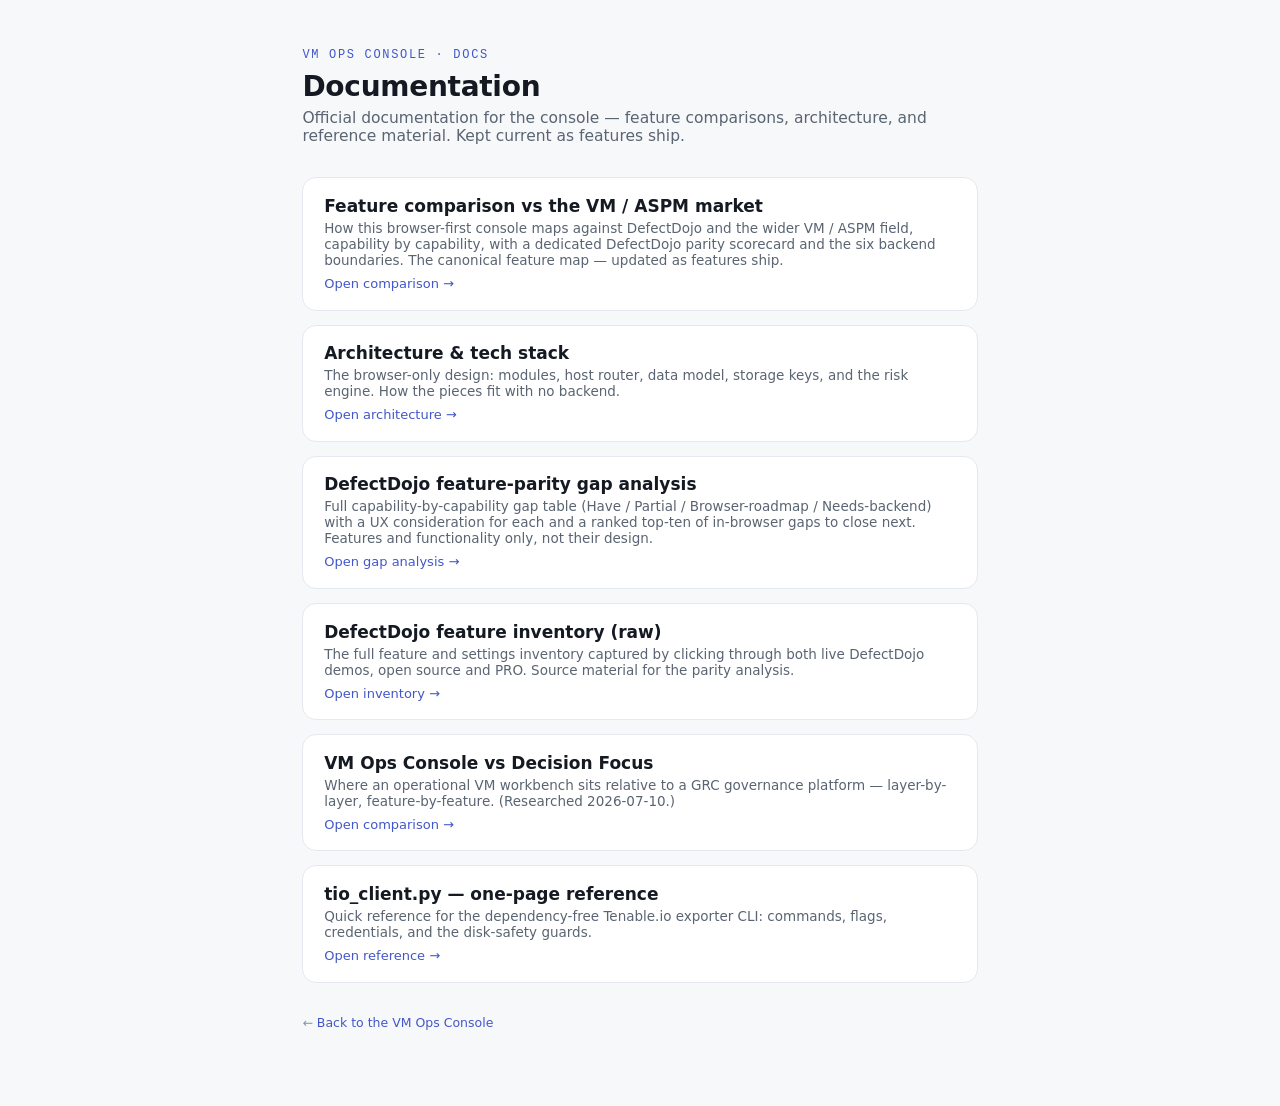
<file: docs/index.html>
<!doctype html>
<html lang="en">
<head>
  <meta charset="utf-8">
  <meta name="viewport" content="width=device-width, initial-scale=1">
  <meta name="robots" content="noindex">
  <title>VM Ops Console — docs</title>
  <style>
    :root{
      --bg:#f7f8fa; --panel:#fff; --ink:#141922; --soft:#5a6472; --faint:#8a94a3; --line:#e5e8ee; --accent:#4257c9;
      --sans:-apple-system,BlinkMacSystemFont,"Segoe UI",system-ui,sans-serif;
      --mono:ui-monospace,"SF Mono",Menlo,Consolas,monospace;
    }
    @media (prefers-color-scheme:dark){:root{
      --bg:#0d1117; --panel:#161c26; --ink:#e8edf4; --soft:#9aa6b4; --faint:#6b7686; --line:#232c38; --accent:#7c8cf0;
    }}
    *{box-sizing:border-box;} body{margin:0; background:var(--bg); color:var(--ink); font-family:var(--sans);}
    .wrap{max-width:720px; margin:0 auto; padding:3rem 1.4rem 4rem;}
    .eyebrow{font-family:var(--mono); font-size:12px; letter-spacing:.14em; text-transform:uppercase; color:var(--accent); margin:0 0 .5rem;}
    h1{font-size:28px; font-weight:600; margin:0 0 .4rem; letter-spacing:-.01em;}
    .lede{color:var(--soft); font-size:15.5px; margin:0 0 2rem;}
    a.card{display:block; text-decoration:none; color:inherit; background:var(--panel); border:1px solid var(--line);
           border-radius:14px; padding:1.1rem 1.3rem; margin-bottom:14px; transition:border-color .12s, transform .12s;}
    a.card:hover{border-color:var(--accent); transform:translateY(-1px);}
    a.card h2{margin:0 0 4px; font-size:17px; font-weight:600;}
    a.card p{margin:0; color:var(--soft); font-size:13.5px;}
    a.card .go{color:var(--accent); font-size:13px; margin-top:8px; display:inline-block;}
    .foot{color:var(--faint); font-size:12.5px; margin-top:2rem;}
    .foot a{color:var(--accent); text-decoration:none;}
  </style>
</head>
<body>
  <div class="wrap">
    <p class="eyebrow">VM Ops Console · docs</p>
    <h1>Documentation</h1>
    <p class="lede">Official documentation for the console — feature comparisons, architecture, and reference material. Kept current as features ship.</p>

    <a class="card" href="feature-comparison.html">
      <h2>Feature comparison vs the VM / ASPM market</h2>
      <p>How this browser-first console maps against DefectDojo and the wider VM / ASPM field, capability by capability, with a dedicated DefectDojo parity scorecard and the six backend boundaries. The canonical feature map — updated as features ship.</p>
      <span class="go">Open comparison →</span>
    </a>

    <a class="card" href="architecture.html">
      <h2>Architecture &amp; tech stack</h2>
      <p>The browser-only design: modules, host router, data model, storage keys, and the risk engine. How the pieces fit with no backend.</p>
      <span class="go">Open architecture →</span>
    </a>

    <a class="card" href="https://github.com/cloudanimal/vm-ops-console/blob/main/docs/DEFECTDOJO-PARITY.md">
      <h2>DefectDojo feature-parity gap analysis</h2>
      <p>Full capability-by-capability gap table (Have / Partial / Browser-roadmap / Needs-backend) with a UX consideration for each and a ranked top-ten of in-browser gaps to close next. Features and functionality only, not their design.</p>
      <span class="go">Open gap analysis →</span>
    </a>

    <a class="card" href="https://github.com/cloudanimal/vm-ops-console/blob/main/docs/DEFECTDOJO-FEATURE-INVENTORY.md">
      <h2>DefectDojo feature inventory (raw)</h2>
      <p>The full feature and settings inventory captured by clicking through both live DefectDojo demos, open source and PRO. Source material for the parity analysis.</p>
      <span class="go">Open inventory →</span>
    </a>

    <a class="card" href="vm-ops-console-vs-decision-focus.html">
      <h2>VM Ops Console vs Decision Focus</h2>
      <p>Where an operational VM workbench sits relative to a GRC governance platform — layer-by-layer, feature-by-feature. (Researched 2026-07-10.)</p>
      <span class="go">Open comparison →</span>
    </a>

    <a class="card" href="tio-client-reference.html">
      <h2>tio_client.py — one-page reference</h2>
      <p>Quick reference for the dependency-free Tenable.io exporter CLI: commands, flags, credentials, and the disk-safety guards.</p>
      <span class="go">Open reference →</span>
    </a>

    <p class="foot">← <a href="../">Back to the VM Ops Console</a></p>
  </div>
</body>
</html>
</file>
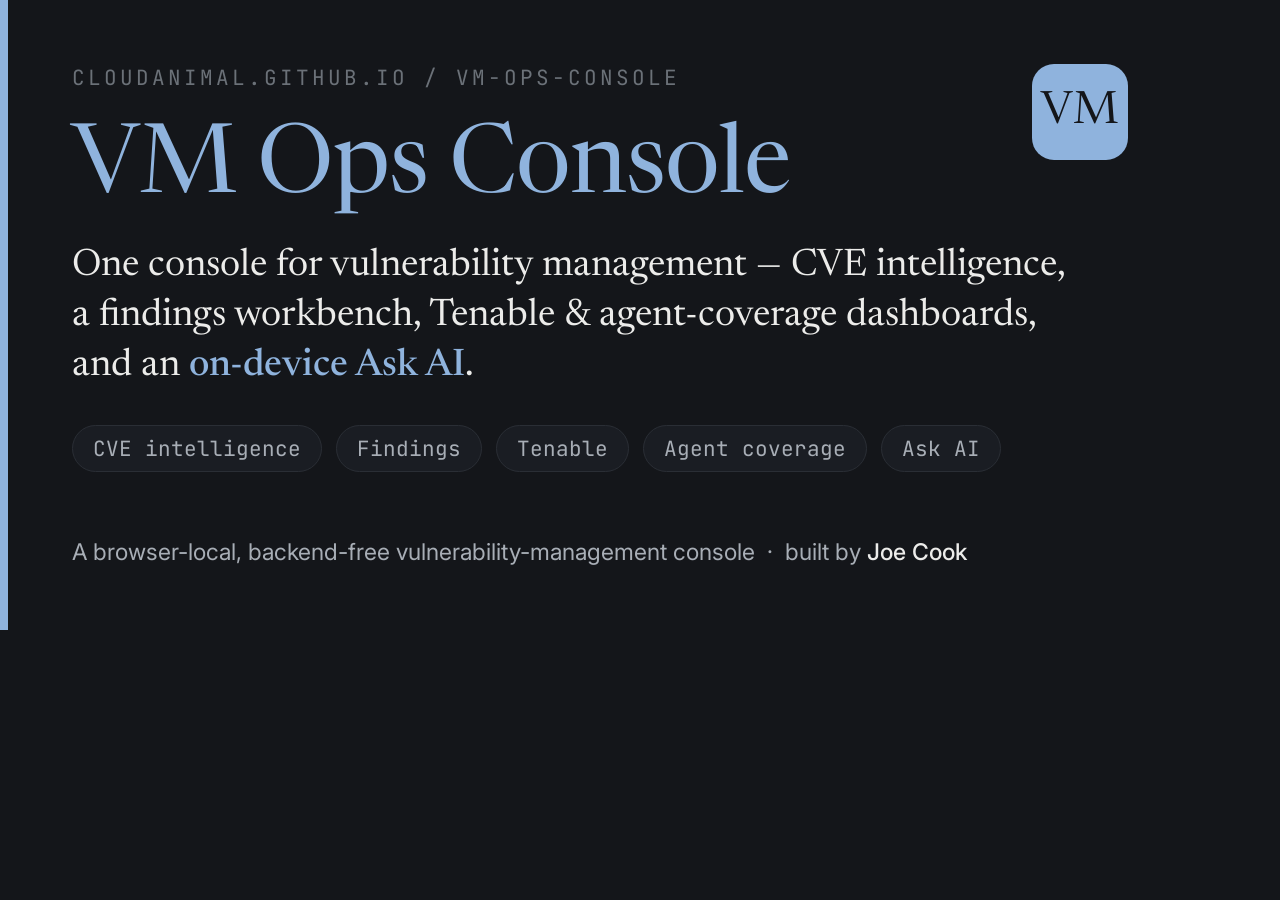
<file: assets/og-image.html>
<!doctype html><html lang="en"><head><meta charset="utf-8">
<title>og-image</title>
<link rel="preconnect" href="https://fonts.googleapis.com">
<link rel="preconnect" href="https://fonts.gstatic.com" crossorigin>
<link href="https://fonts.googleapis.com/css2?family=Newsreader:opsz,wght@6..72,400;6..72,500&family=Inter:wght@400;500;600&family=JetBrains+Mono:wght@400;500&display=swap" rel="stylesheet">
<style>
  :root{ --paper:#14161a; --ink:#ececea; --soft:#a8aeb6; --faint:#6b7178; --line:#2a2e35; --accent:#8fb3dd; --surface:#1a1d23;
    --serif:"Newsreader",Georgia,serif; --sans:"Inter",-apple-system,sans-serif; --mono:"JetBrains Mono",ui-monospace,monospace; }
  *{margin:0;box-sizing:border-box}
  html,body{width:1200px;height:630px;overflow:hidden}
  body{background:var(--paper);color:var(--ink);font-family:var(--sans);position:relative}
  .bar{position:absolute;left:0;top:0;bottom:0;width:8px;background:var(--accent)}
  .card{position:absolute;inset:0;padding:64px 72px;display:flex;flex-direction:column}
  .overline{font-family:var(--mono);font-size:21px;letter-spacing:3px;text-transform:uppercase;color:var(--faint)}
  h1{font-family:var(--serif);font-weight:400;font-size:96px;line-height:1.02;letter-spacing:-1px;color:var(--accent);margin:30px 0 0}
  .tag{font-family:var(--serif);font-size:38px;line-height:1.32;color:var(--ink);margin-top:22px;max-width:1000px}
  .tag b{color:var(--accent);font-weight:500}
  .chips{display:flex;gap:14px;margin-top:34px;flex-wrap:wrap}
  .chip{font-family:var(--mono);font-size:21px;color:var(--soft);border:1px solid var(--line);background:var(--surface);border-radius:100px;padding:9px 20px}
  .foot{font-size:23px;color:var(--soft);margin-top:auto}
  .foot b{color:var(--ink);font-weight:500}
  .tile{position:absolute;top:64px;right:72px;width:96px;height:96px;border-radius:22px;background:var(--accent);
    display:flex;align-items:center;justify-content:center;font-family:var(--serif);font-size:46px;color:var(--paper)}
</style></head>
<body>
  <div class="bar"></div>
  <div class="tile">VM</div>
  <div class="card">
    <div class="overline">cloudanimal.github.io / vm-ops-console</div>
    <h1>VM Ops Console</h1>
    <div class="tag">One console for vulnerability management — CVE intelligence, a findings workbench, Tenable &amp; agent-coverage dashboards, and an <b>on-device Ask&nbsp;AI</b>.</div>
    <div class="chips"><span class="chip">CVE intelligence</span><span class="chip">Findings</span><span class="chip">Tenable</span><span class="chip">Agent coverage</span><span class="chip">Ask AI</span></div>
    <div class="foot">A browser-local, backend-free vulnerability-management console &nbsp;·&nbsp; built by <b>Joe Cook</b></div>
  </div>
</body></html>
</file>
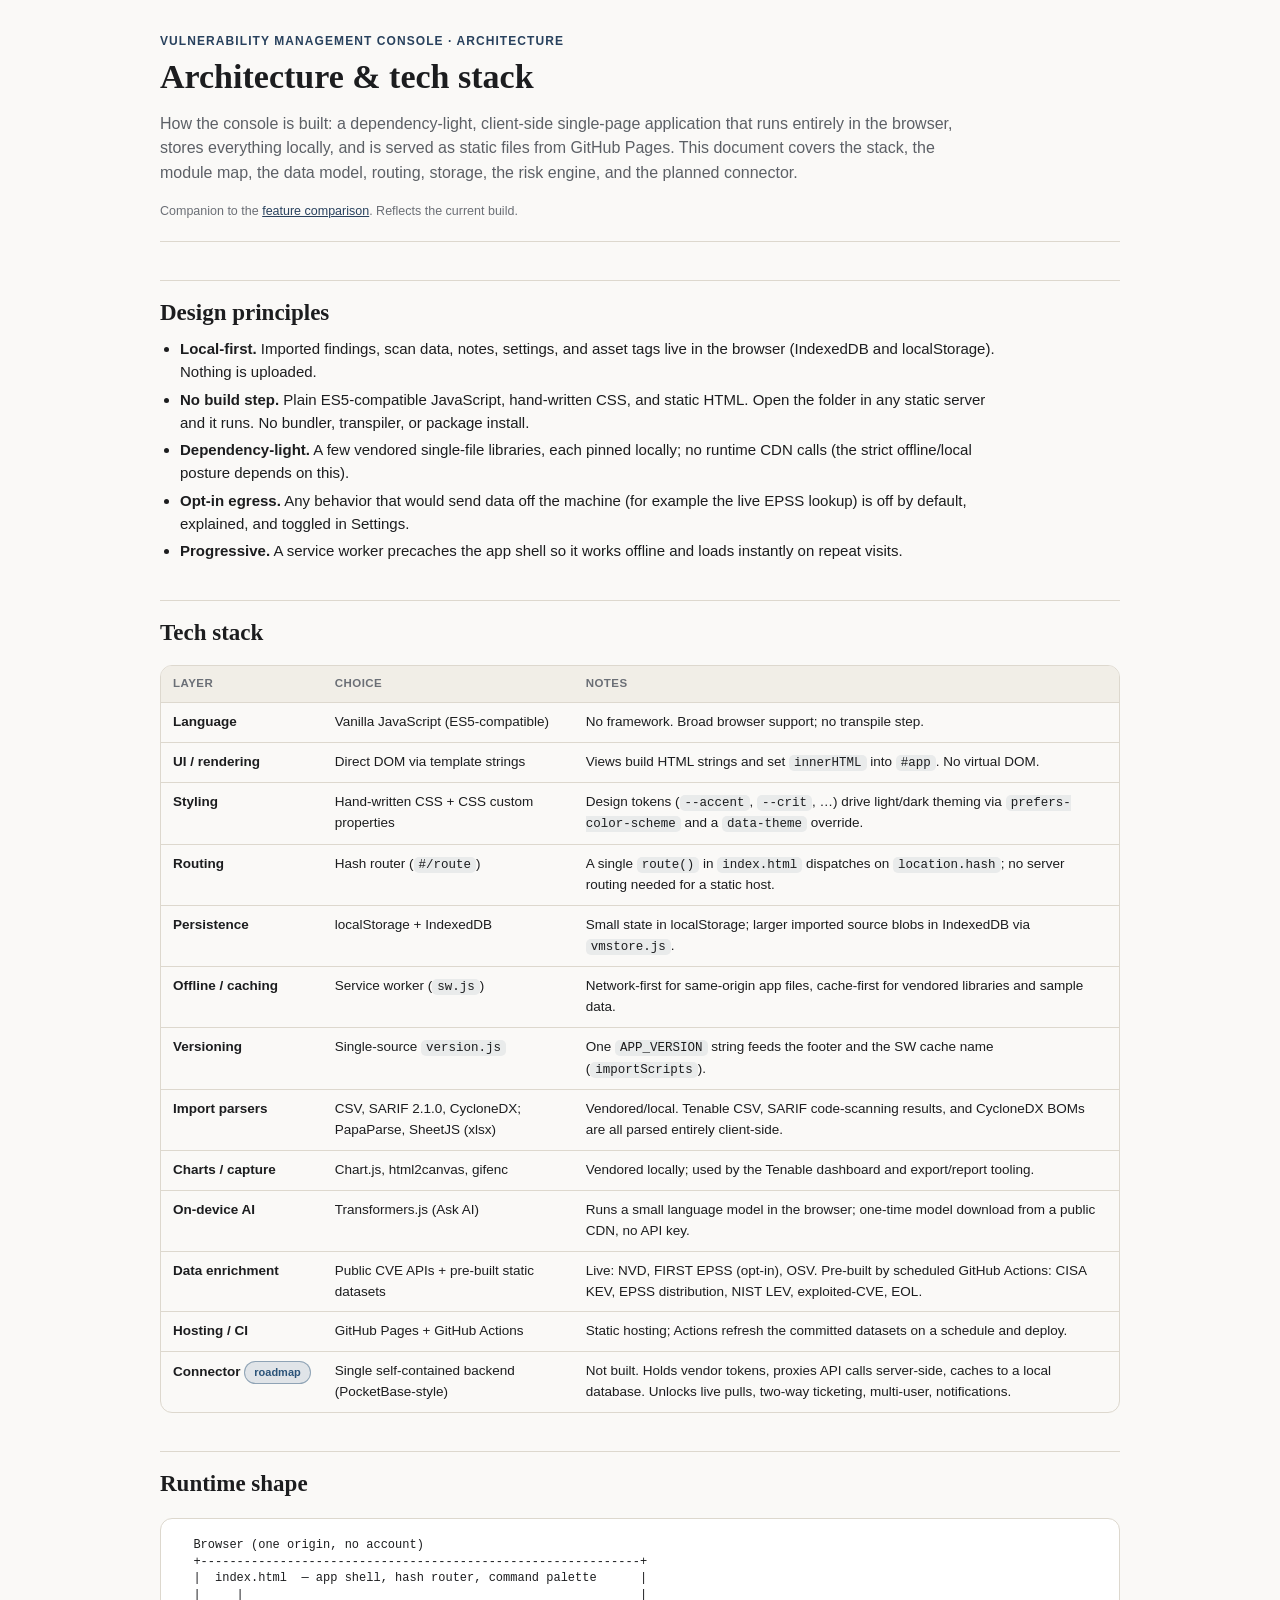
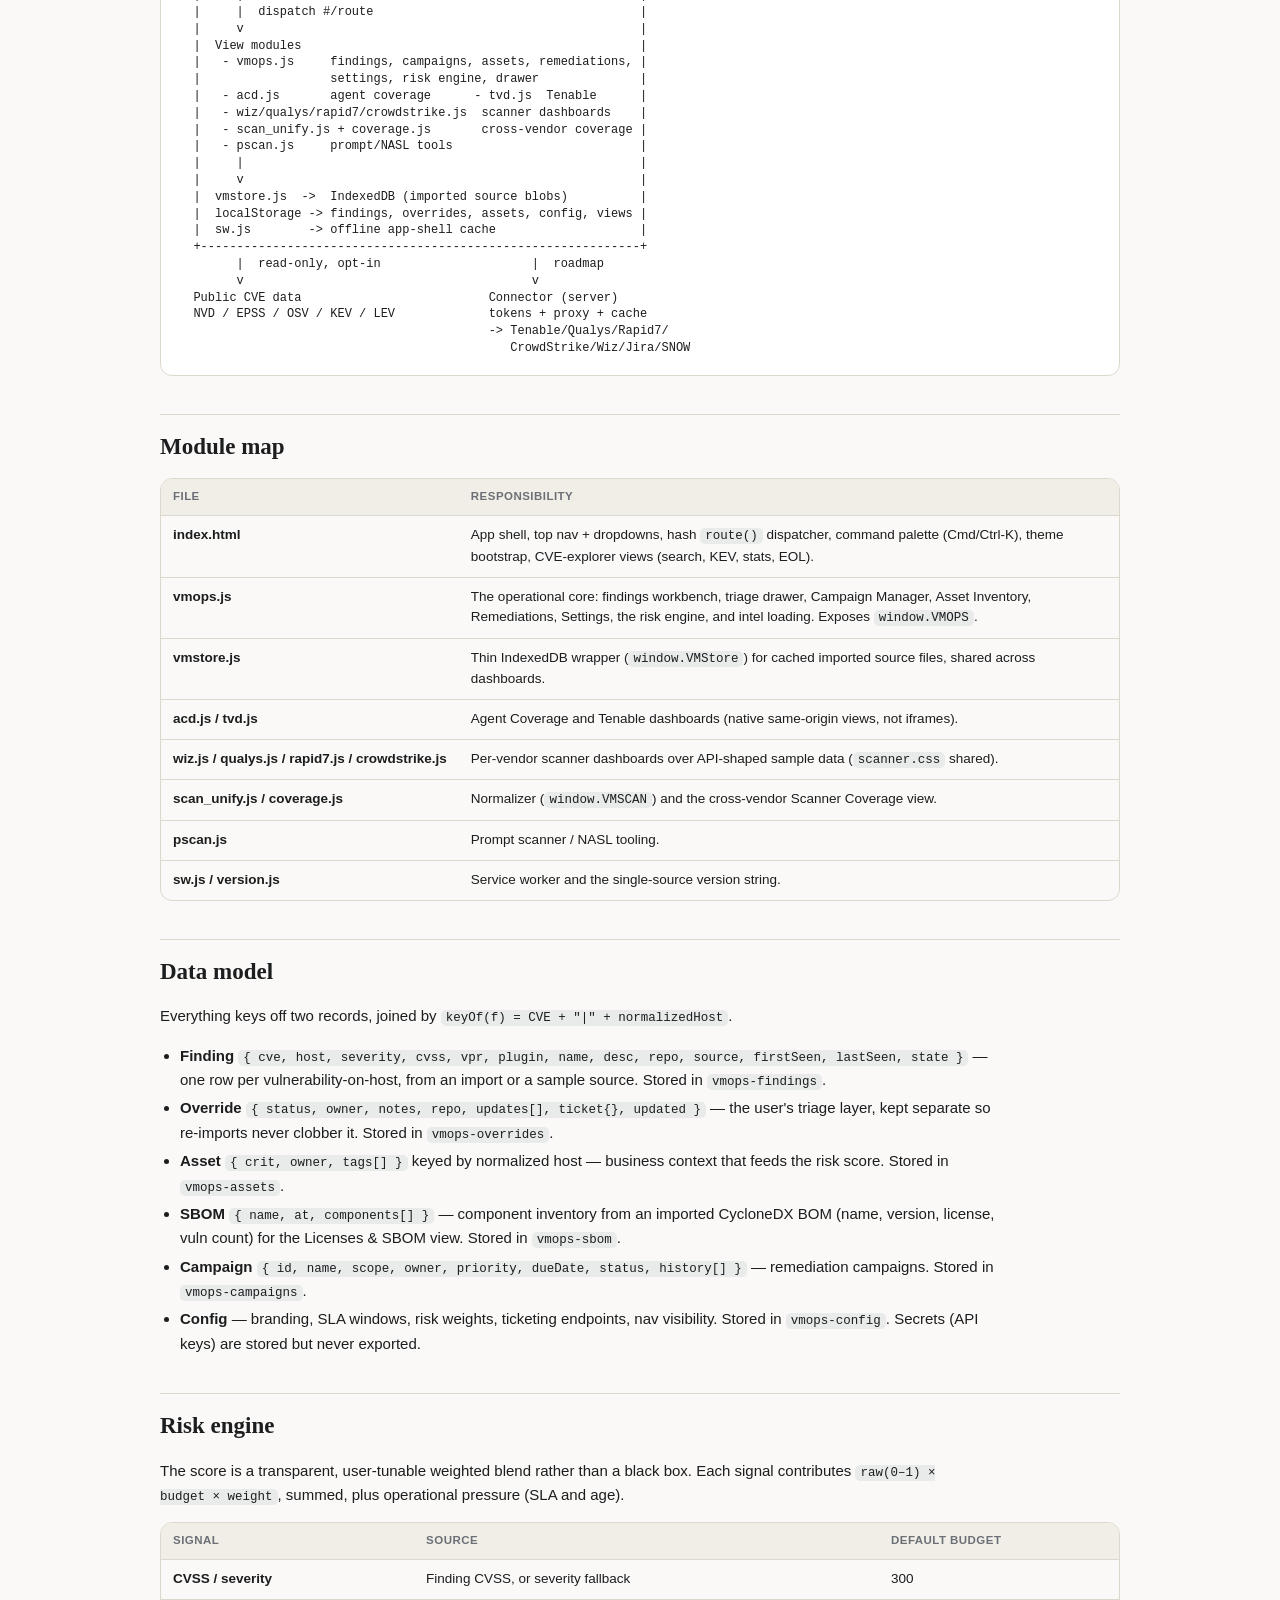
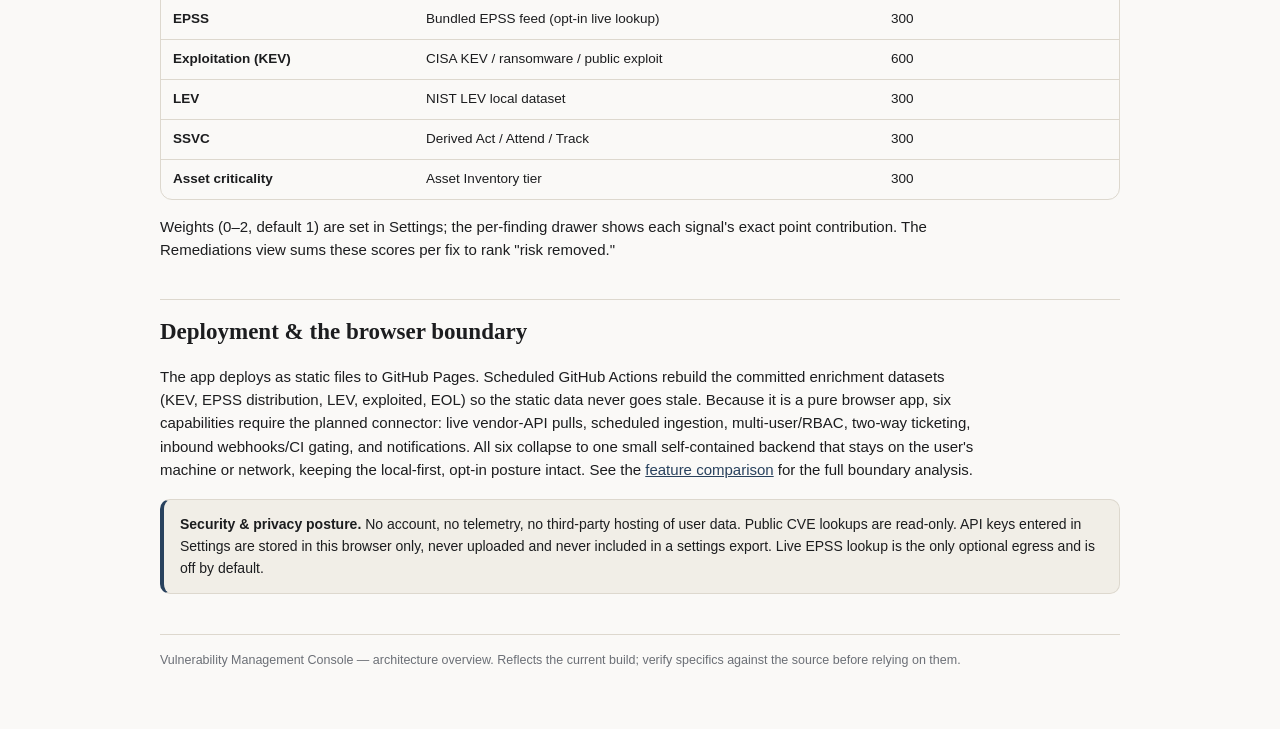
<file: docs/architecture.html>
<!DOCTYPE html>
<html lang="en">
<head>
<meta charset="utf-8">
<meta name="viewport" content="width=device-width, initial-scale=1">
<title>Vulnerability Management Console — Architecture</title>
<style>
  :root{
    --paper:#faf9f7; --ink:#1c1d1f; --soft:#5c6066; --faint:#6b6f76; --line:#ddd8ce;
    --accent:#28415d; --surface:#fff; --panel:#f1eee7; --badge-ink:#fff;
    --crit:#a32d2d; --high:#8a4b1d; --med:#7c5a0b; --ok:#2f6b3f; --info:#2b5378;
    --serif:Georgia,'Times New Roman',serif; --sans:-apple-system,BlinkMacSystemFont,'Segoe UI',Roboto,Helvetica,Arial,sans-serif;
    --mono:ui-monospace,Menlo,Consolas,monospace;
  }
  @media (prefers-color-scheme: dark){
    :root:not([data-theme="light"]){
      --paper:#14161a; --ink:#ececea; --soft:#a8aeb6; --faint:#868d96; --line:#2a2e35;
      --accent:#8fb3dd; --surface:#1a1d23; --panel:#1f232a; --badge-ink:#10131a;
      --crit:#e24b4a; --high:#d98a30; --med:#e0b23a; --ok:#5cba74; --info:#8fb3dd;
    }
  }
  *{box-sizing:border-box}
  body{margin:0;background:var(--paper);color:var(--ink);font-family:var(--sans);line-height:1.55;font-size:15px}
  .wrap{max-width:1000px;margin:0 auto;padding:32px 20px 80px}
  header.hd{border-bottom:1px solid var(--line);padding-bottom:20px;margin-bottom:26px}
  .overline{text-transform:uppercase;letter-spacing:.09em;font-size:12px;font-weight:700;color:var(--accent)}
  h1{font-family:var(--serif);font-size:34px;line-height:1.15;margin:6px 0 8px}
  h2{font-family:var(--serif);font-size:23px;margin:38px 0 6px;padding-top:14px;border-top:1px solid var(--line)}
  h3{font-size:15px;margin:20px 0 6px;text-transform:uppercase;letter-spacing:.04em;color:var(--accent);font-weight:700}
  .lede{color:var(--soft);max-width:800px;font-size:16px}
  p{max-width:820px}
  a{color:var(--accent)}
  code{font-family:var(--mono);font-size:12.5px;background:color-mix(in srgb,var(--accent) 8%,transparent);padding:1px 5px;border-radius:5px}
  .meta{font-size:12.5px;color:var(--faint);margin-top:10px}
  .callout{background:var(--panel);border:1px solid var(--line);border-left:4px solid var(--accent);border-radius:10px;padding:14px 16px;margin:18px 0;font-size:14px}
  .tblwrap{overflow-x:auto;border:1px solid var(--line);border-radius:12px;margin:14px 0}
  table{border-collapse:collapse;width:100%;font-size:13.5px;min-width:560px}
  th,td{text-align:left;padding:9px 12px;border-bottom:1px solid var(--line);vertical-align:top}
  thead th{background:var(--panel);font-size:11.5px;text-transform:uppercase;letter-spacing:.04em;color:var(--faint)}
  tbody tr:last-child td{border-bottom:none}
  td.k{font-weight:600;white-space:nowrap}
  ul.tight{margin:6px 0;padding-left:20px}
  ul.tight li{margin:4px 0;max-width:820px}
  .diagram{background:var(--surface);border:1px solid var(--line);border-radius:12px;padding:18px;margin:16px 0;overflow-x:auto}
  pre.ascii{font-family:var(--mono);font-size:12px;line-height:1.4;color:var(--ink);margin:0;white-space:pre}
  .pill{display:inline-block;font-size:11px;font-weight:700;border-radius:999px;padding:2px 9px;border:1px solid color-mix(in srgb,var(--ok) 45%,transparent);color:var(--ok);background:color-mix(in srgb,var(--ok) 14%,transparent)}
  .pill.road{color:var(--info);border-color:color-mix(in srgb,var(--info) 45%,transparent);background:color-mix(in srgb,var(--info) 12%,transparent)}
  .foot{margin-top:40px;padding-top:16px;border-top:1px solid var(--line);font-size:12.5px;color:var(--faint)}
</style>
</head>
<body>
<div class="wrap">
<header class="hd">
  <div class="overline">Vulnerability Management Console &middot; Architecture</div>
  <h1>Architecture &amp; tech stack</h1>
  <p class="lede">How the console is built: a dependency-light, client-side single-page application that runs entirely in the browser, stores everything locally, and is served as static files from GitHub Pages. This document covers the stack, the module map, the data model, routing, storage, the risk engine, and the planned connector.</p>
  <div class="meta">Companion to the <a href="feature-comparison.html">feature comparison</a>. Reflects the current build.</div>
</header>

<h2>Design principles</h2>
<ul class="tight">
<li><b>Local-first.</b> Imported findings, scan data, notes, settings, and asset tags live in the browser (IndexedDB and localStorage). Nothing is uploaded.</li>
<li><b>No build step.</b> Plain ES5-compatible JavaScript, hand-written CSS, and static HTML. Open the folder in any static server and it runs. No bundler, transpiler, or package install.</li>
<li><b>Dependency-light.</b> A few vendored single-file libraries, each pinned locally; no runtime CDN calls (the strict offline/local posture depends on this).</li>
<li><b>Opt-in egress.</b> Any behavior that would send data off the machine (for example the live EPSS lookup) is off by default, explained, and toggled in Settings.</li>
<li><b>Progressive.</b> A service worker precaches the app shell so it works offline and loads instantly on repeat visits.</li>
</ul>

<h2>Tech stack</h2>
<div class="tblwrap">
<table>
<thead><tr><th>Layer</th><th>Choice</th><th>Notes</th></tr></thead>
<tbody>
<tr><td class="k">Language</td><td>Vanilla JavaScript (ES5-compatible)</td><td>No framework. Broad browser support; no transpile step.</td></tr>
<tr><td class="k">UI / rendering</td><td>Direct DOM via template strings</td><td>Views build HTML strings and set <code>innerHTML</code> into <code>#app</code>. No virtual DOM.</td></tr>
<tr><td class="k">Styling</td><td>Hand-written CSS + CSS custom properties</td><td>Design tokens (<code>--accent</code>, <code>--crit</code>, &hellip;) drive light/dark theming via <code>prefers-color-scheme</code> and a <code>data-theme</code> override.</td></tr>
<tr><td class="k">Routing</td><td>Hash router (<code>#/route</code>)</td><td>A single <code>route()</code> in <code>index.html</code> dispatches on <code>location.hash</code>; no server routing needed for a static host.</td></tr>
<tr><td class="k">Persistence</td><td>localStorage + IndexedDB</td><td>Small state in localStorage; larger imported source blobs in IndexedDB via <code>vmstore.js</code>.</td></tr>
<tr><td class="k">Offline / caching</td><td>Service worker (<code>sw.js</code>)</td><td>Network-first for same-origin app files, cache-first for vendored libraries and sample data.</td></tr>
<tr><td class="k">Versioning</td><td>Single-source <code>version.js</code></td><td>One <code>APP_VERSION</code> string feeds the footer and the SW cache name (<code>importScripts</code>).</td></tr>
<tr><td class="k">Import parsers</td><td>CSV, SARIF 2.1.0, CycloneDX; PapaParse, SheetJS (xlsx)</td><td>Vendored/local. Tenable CSV, SARIF code-scanning results, and CycloneDX BOMs are all parsed entirely client-side.</td></tr>
<tr><td class="k">Charts / capture</td><td>Chart.js, html2canvas, gifenc</td><td>Vendored locally; used by the Tenable dashboard and export/report tooling.</td></tr>
<tr><td class="k">On-device AI</td><td>Transformers.js (Ask AI)</td><td>Runs a small language model in the browser; one-time model download from a public CDN, no API key.</td></tr>
<tr><td class="k">Data enrichment</td><td>Public CVE APIs + pre-built static datasets</td><td>Live: NVD, FIRST EPSS (opt-in), OSV. Pre-built by scheduled GitHub Actions: CISA KEV, EPSS distribution, NIST LEV, exploited-CVE, EOL.</td></tr>
<tr><td class="k">Hosting / CI</td><td>GitHub Pages + GitHub Actions</td><td>Static hosting; Actions refresh the committed datasets on a schedule and deploy.</td></tr>
<tr><td class="k">Connector <span class="pill road">roadmap</span></td><td>Single self-contained backend (PocketBase-style)</td><td>Not built. Holds vendor tokens, proxies API calls server-side, caches to a local database. Unlocks live pulls, two-way ticketing, multi-user, notifications.</td></tr>
</tbody>
</table>
</div>

<h2>Runtime shape</h2>
<div class="diagram">
<pre class="ascii">
  Browser (one origin, no account)
  +-------------------------------------------------------------+
  |  index.html  — app shell, hash router, command palette      |
  |     |                                                       |
  |     |  dispatch #/route                                     |
  |     v                                                       |
  |  View modules                                               |
  |   - vmops.js     findings, campaigns, assets, remediations, |
  |                  settings, risk engine, drawer              |
  |   - acd.js       agent coverage      - tvd.js  Tenable      |
  |   - wiz/qualys/rapid7/crowdstrike.js  scanner dashboards    |
  |   - scan_unify.js + coverage.js       cross-vendor coverage |
  |   - pscan.js     prompt/NASL tools                          |
  |     |                                                       |
  |     v                                                       |
  |  vmstore.js  ->  IndexedDB (imported source blobs)          |
  |  localStorage -> findings, overrides, assets, config, views |
  |  sw.js        -> offline app-shell cache                    |
  +-------------------------------------------------------------+
        |  read-only, opt-in                     |  roadmap
        v                                        v
  Public CVE data                          Connector (server)
  NVD / EPSS / OSV / KEV / LEV             tokens + proxy + cache
                                           -> Tenable/Qualys/Rapid7/
                                              CrowdStrike/Wiz/Jira/SNOW
</pre>
</div>

<h2>Module map</h2>
<div class="tblwrap">
<table>
<thead><tr><th>File</th><th>Responsibility</th></tr></thead>
<tbody>
<tr><td class="k">index.html</td><td>App shell, top nav + dropdowns, hash <code>route()</code> dispatcher, command palette (Cmd/Ctrl-K), theme bootstrap, CVE-explorer views (search, KEV, stats, EOL).</td></tr>
<tr><td class="k">vmops.js</td><td>The operational core: findings workbench, triage drawer, Campaign Manager, Asset Inventory, Remediations, Settings, the risk engine, and intel loading. Exposes <code>window.VMOPS</code>.</td></tr>
<tr><td class="k">vmstore.js</td><td>Thin IndexedDB wrapper (<code>window.VMStore</code>) for cached imported source files, shared across dashboards.</td></tr>
<tr><td class="k">acd.js / tvd.js</td><td>Agent Coverage and Tenable dashboards (native same-origin views, not iframes).</td></tr>
<tr><td class="k">wiz.js / qualys.js / rapid7.js / crowdstrike.js</td><td>Per-vendor scanner dashboards over API-shaped sample data (<code>scanner.css</code> shared).</td></tr>
<tr><td class="k">scan_unify.js / coverage.js</td><td>Normalizer (<code>window.VMSCAN</code>) and the cross-vendor Scanner Coverage view.</td></tr>
<tr><td class="k">pscan.js</td><td>Prompt scanner / NASL tooling.</td></tr>
<tr><td class="k">sw.js / version.js</td><td>Service worker and the single-source version string.</td></tr>
</tbody>
</table>
</div>

<h2>Data model</h2>
<p>Everything keys off two records, joined by <code>keyOf(f) = CVE + "|" + normalizedHost</code>.</p>
<ul class="tight">
<li><b>Finding</b> <code>{ cve, host, severity, cvss, vpr, plugin, name, desc, repo, source, firstSeen, lastSeen, state }</code> — one row per vulnerability-on-host, from an import or a sample source. Stored in <code>vmops-findings</code>.</li>
<li><b>Override</b> <code>{ status, owner, notes, repo, updates[], ticket{}, updated }</code> — the user's triage layer, kept separate so re-imports never clobber it. Stored in <code>vmops-overrides</code>.</li>
<li><b>Asset</b> <code>{ crit, owner, tags[] }</code> keyed by normalized host — business context that feeds the risk score. Stored in <code>vmops-assets</code>.</li>
<li><b>SBOM</b> <code>{ name, at, components[] }</code> — component inventory from an imported CycloneDX BOM (name, version, license, vuln count) for the Licenses &amp; SBOM view. Stored in <code>vmops-sbom</code>.</li>
<li><b>Campaign</b> <code>{ id, name, scope, owner, priority, dueDate, status, history[] }</code> — remediation campaigns. Stored in <code>vmops-campaigns</code>.</li>
<li><b>Config</b> — branding, SLA windows, risk weights, ticketing endpoints, nav visibility. Stored in <code>vmops-config</code>. Secrets (API keys) are stored but never exported.</li>
</ul>

<h2>Risk engine</h2>
<p>The score is a transparent, user-tunable weighted blend rather than a black box. Each signal contributes <code>raw(0&ndash;1) &times; budget &times; weight</code>, summed, plus operational pressure (SLA and age).</p>
<div class="tblwrap">
<table>
<thead><tr><th>Signal</th><th>Source</th><th>Default budget</th></tr></thead>
<tbody>
<tr><td class="k">CVSS / severity</td><td>Finding CVSS, or severity fallback</td><td>300</td></tr>
<tr><td class="k">EPSS</td><td>Bundled EPSS feed (opt-in live lookup)</td><td>300</td></tr>
<tr><td class="k">Exploitation (KEV)</td><td>CISA KEV / ransomware / public exploit</td><td>600</td></tr>
<tr><td class="k">LEV</td><td>NIST LEV local dataset</td><td>300</td></tr>
<tr><td class="k">SSVC</td><td>Derived Act / Attend / Track</td><td>300</td></tr>
<tr><td class="k">Asset criticality</td><td>Asset Inventory tier</td><td>300</td></tr>
</tbody>
</table>
</div>
<p>Weights (0&ndash;2, default 1) are set in Settings; the per-finding drawer shows each signal's exact point contribution. The Remediations view sums these scores per fix to rank "risk removed."</p>

<h2>Deployment &amp; the browser boundary</h2>
<p>The app deploys as static files to GitHub Pages. Scheduled GitHub Actions rebuild the committed enrichment datasets (KEV, EPSS distribution, LEV, exploited, EOL) so the static data never goes stale. Because it is a pure browser app, six capabilities require the planned connector: live vendor-API pulls, scheduled ingestion, multi-user/RBAC, two-way ticketing, inbound webhooks/CI gating, and notifications. All six collapse to one small self-contained backend that stays on the user's machine or network, keeping the local-first, opt-in posture intact. See the <a href="feature-comparison.html">feature comparison</a> for the full boundary analysis.</p>

<div class="callout"><b>Security &amp; privacy posture.</b> No account, no telemetry, no third-party hosting of user data. Public CVE lookups are read-only. API keys entered in Settings are stored in this browser only, never uploaded and never included in a settings export. Live EPSS lookup is the only optional egress and is off by default.</div>

<div class="foot">
Vulnerability Management Console &mdash; architecture overview. Reflects the current build; verify specifics against the source before relying on them.
</div>
</div>
</body>
</html>
</file>
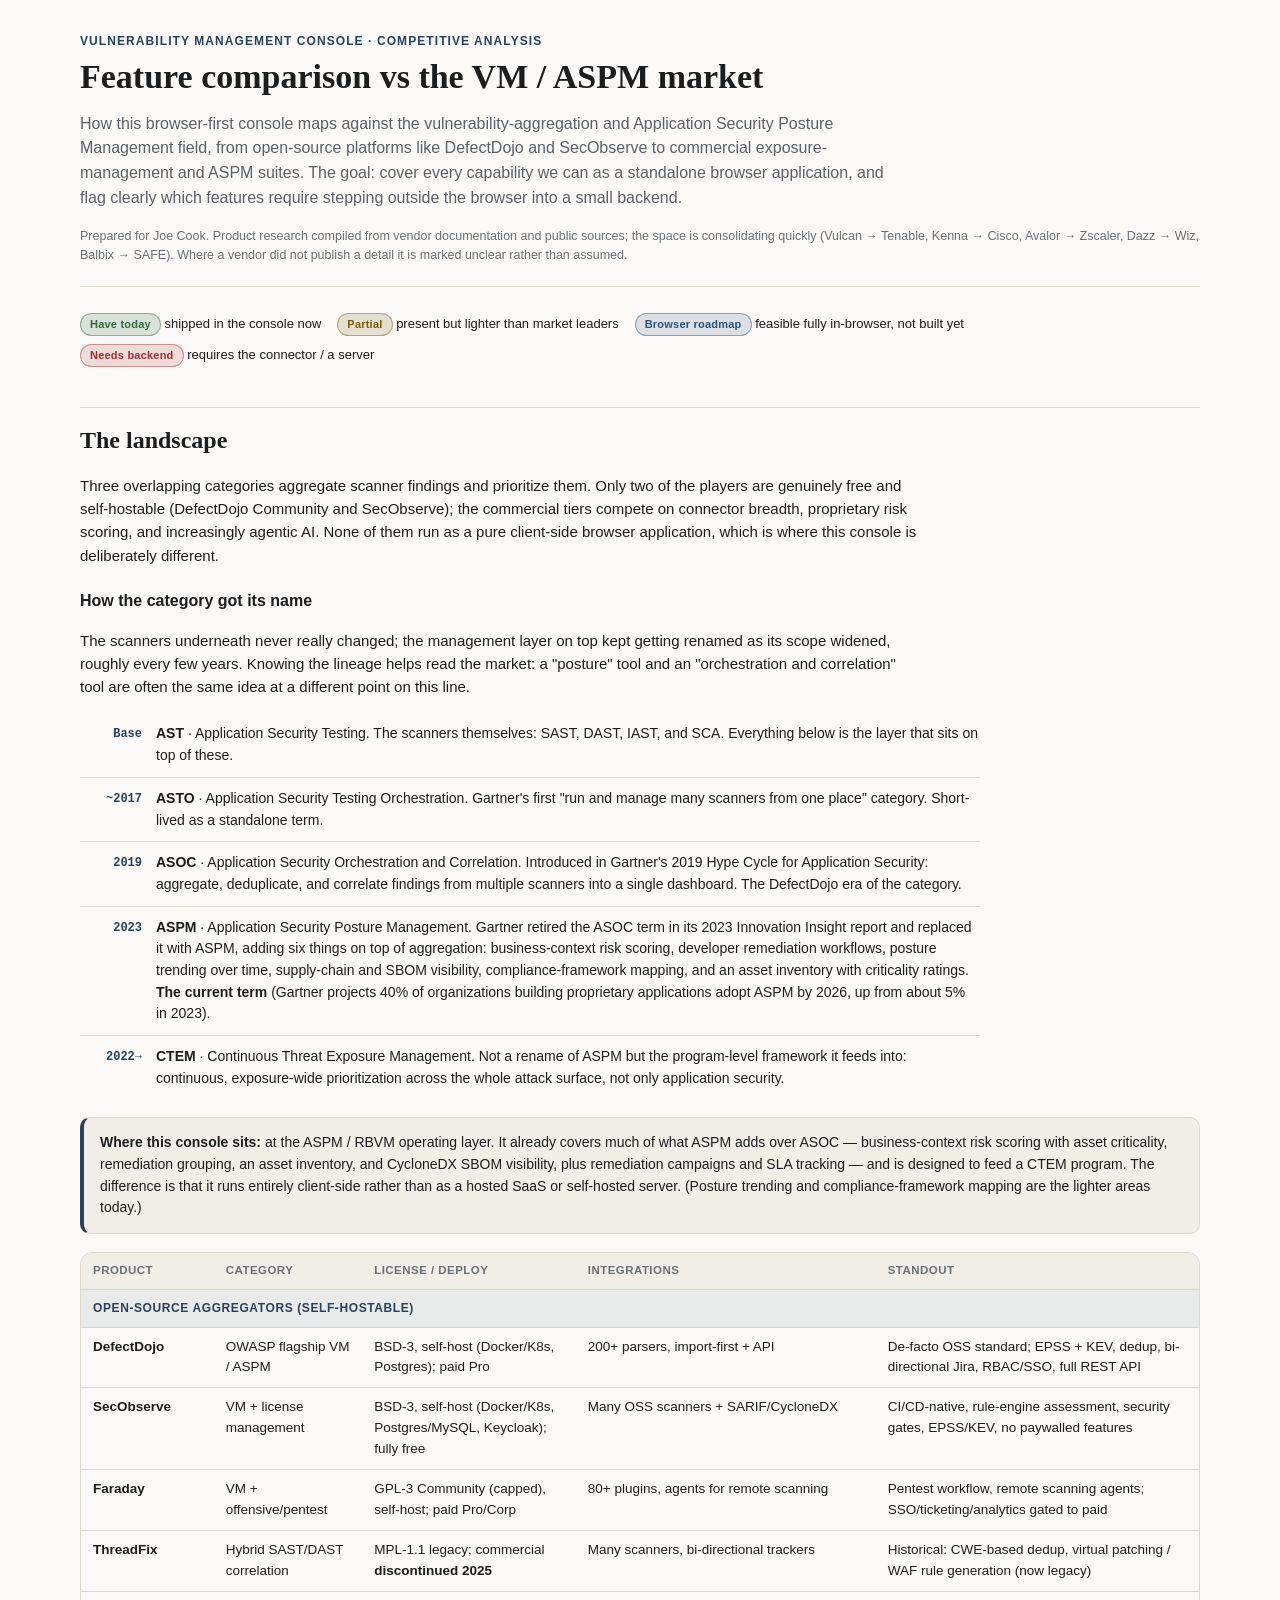
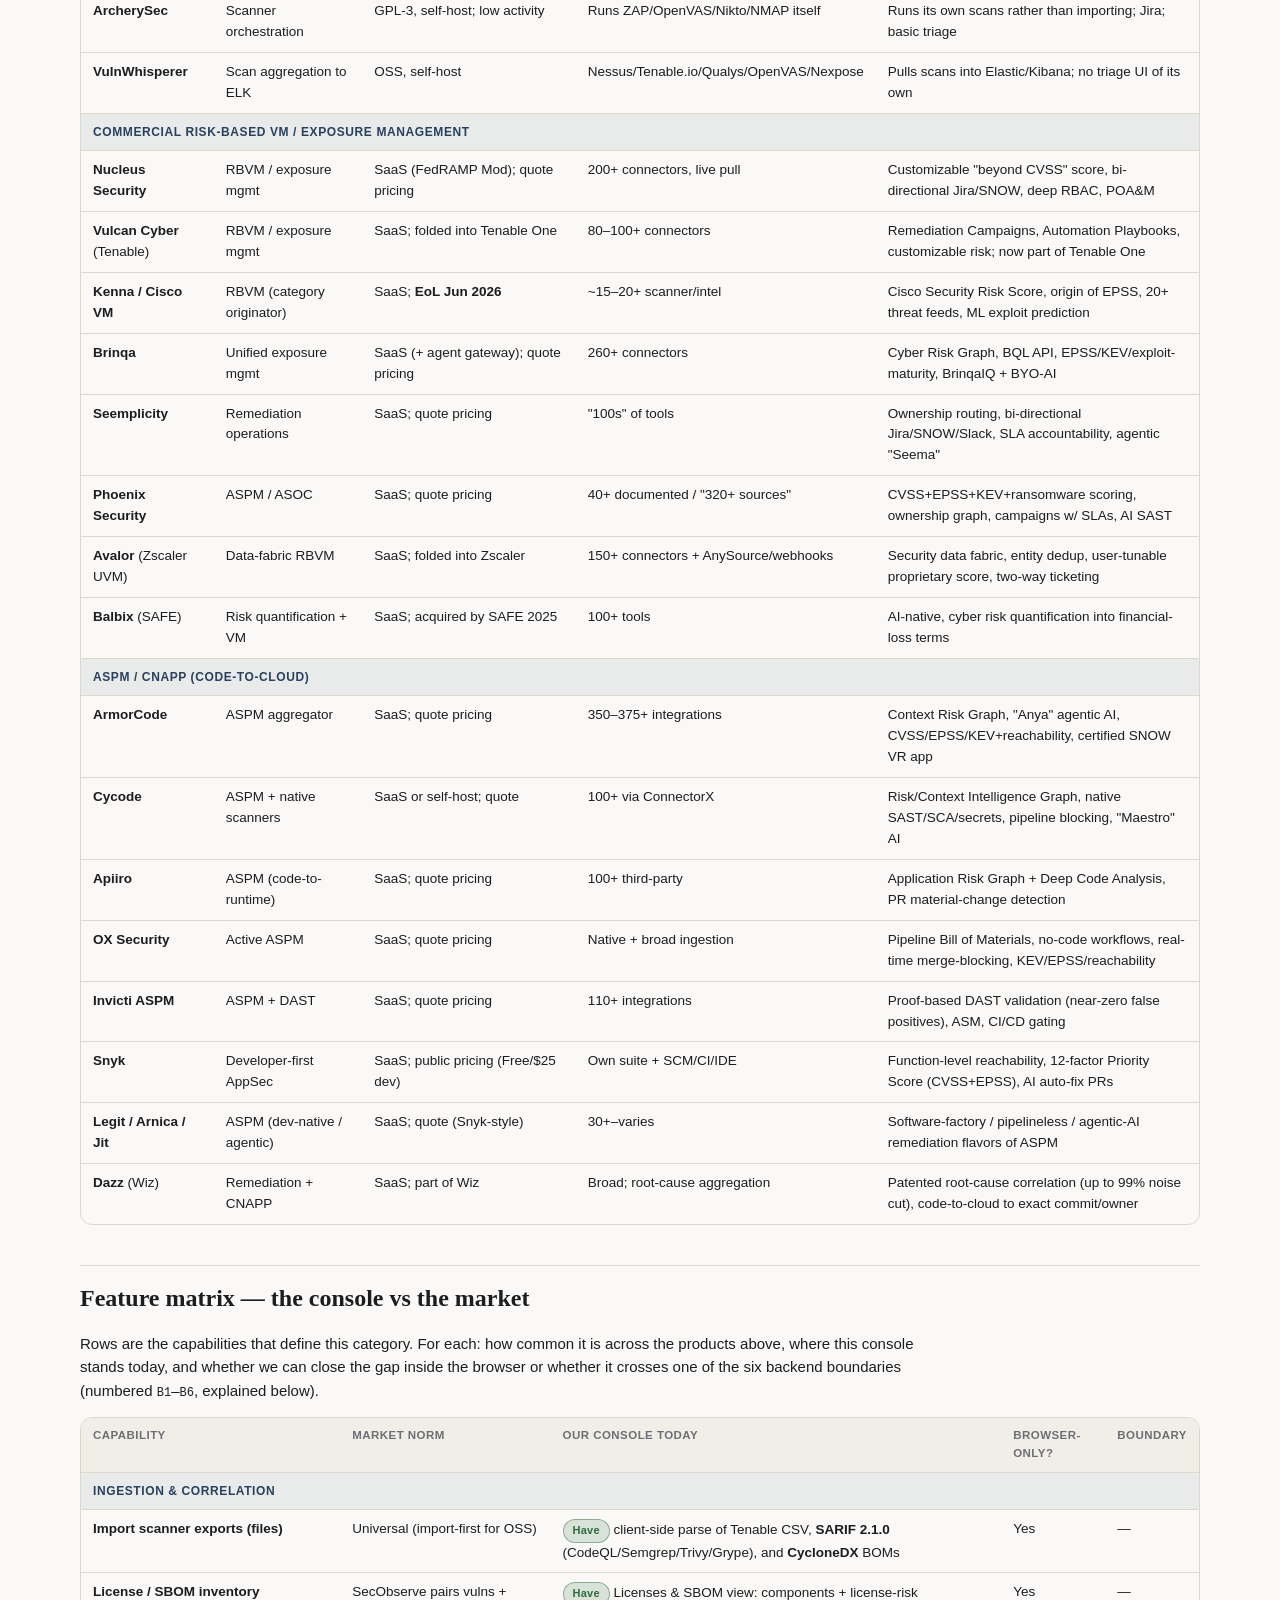
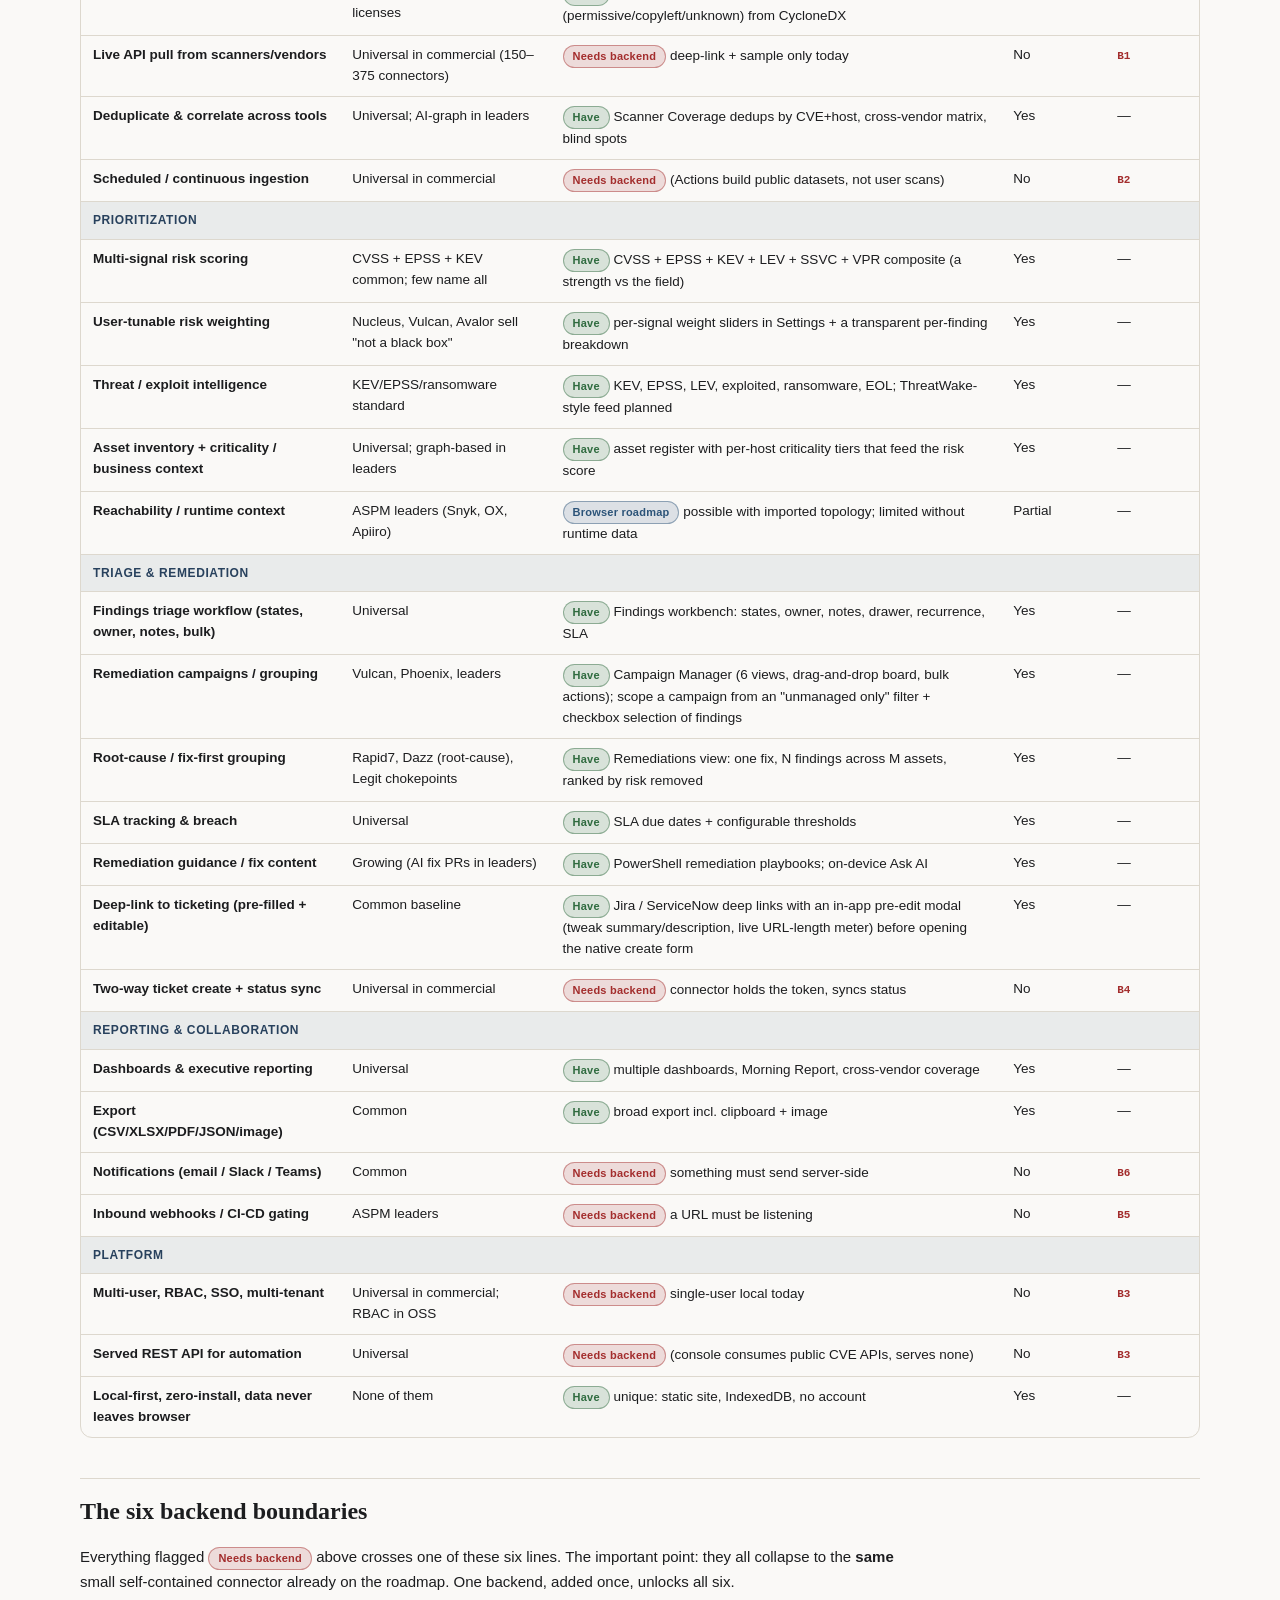
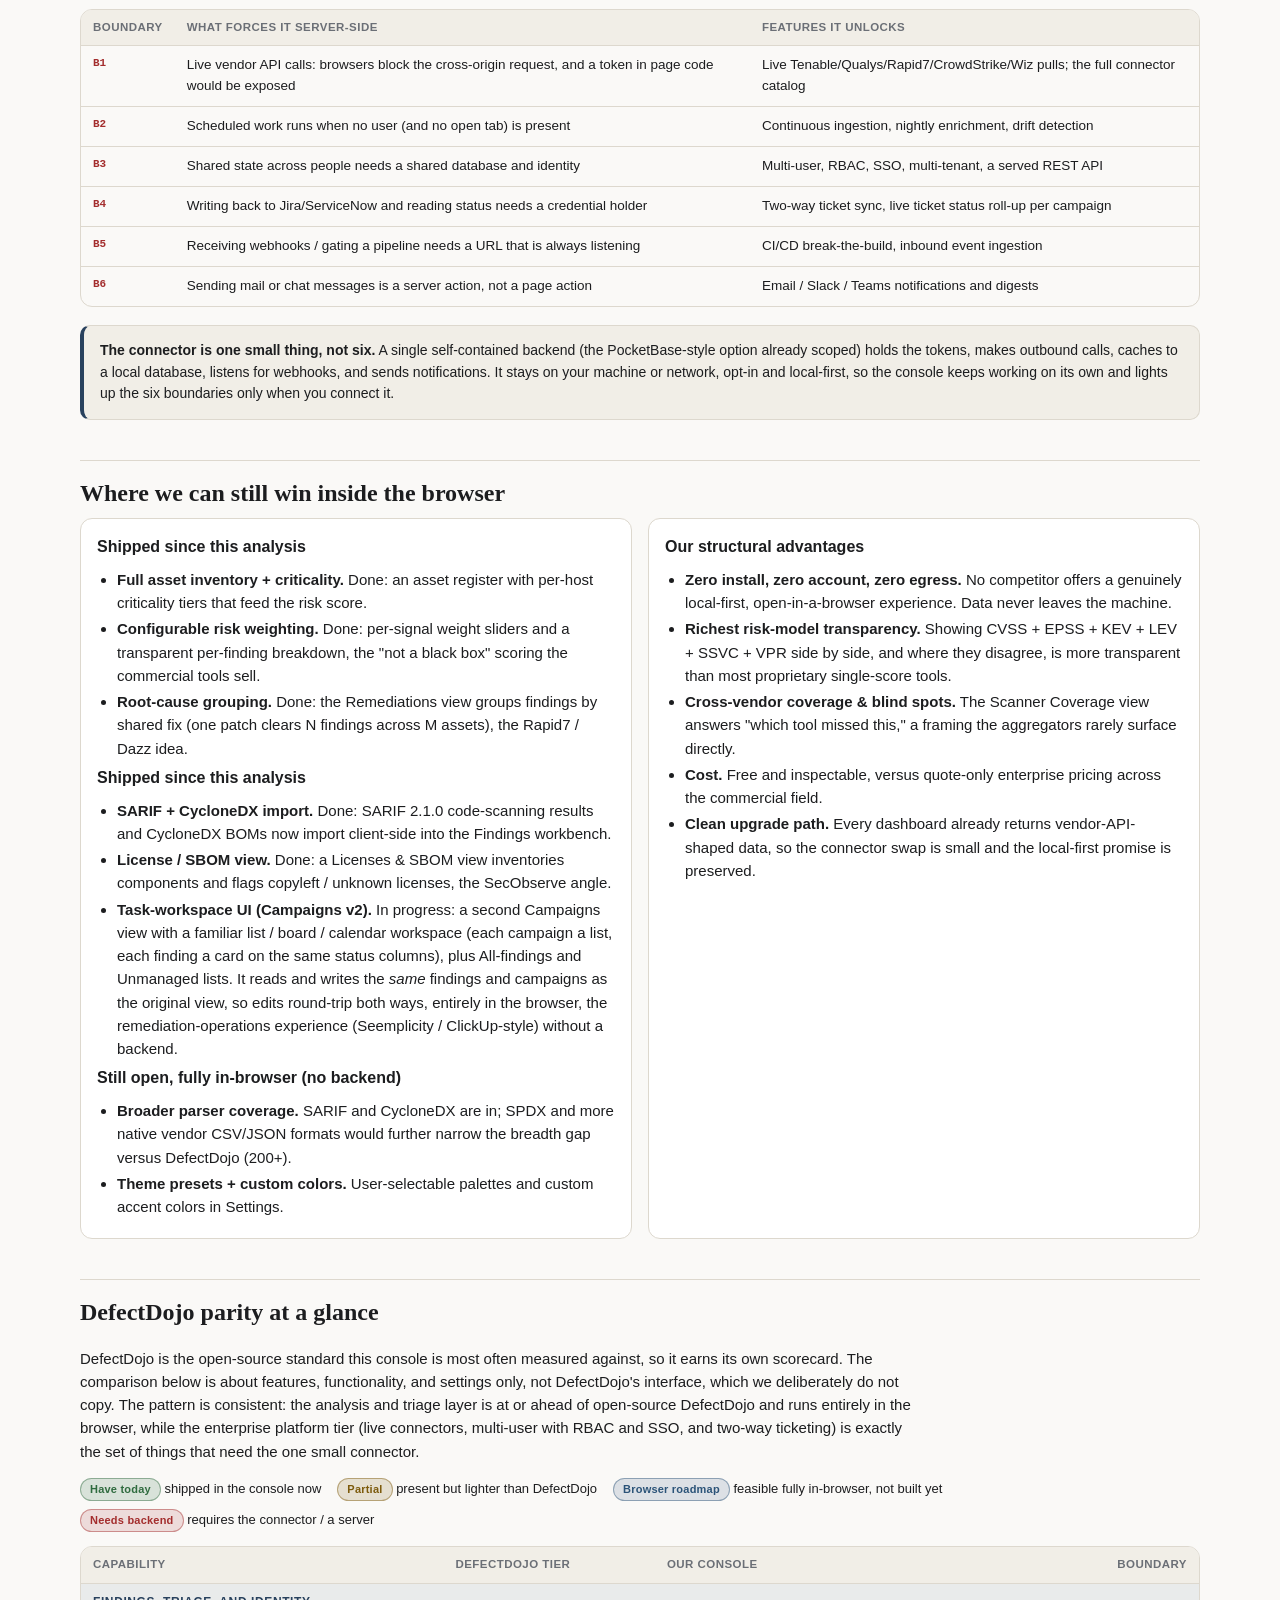
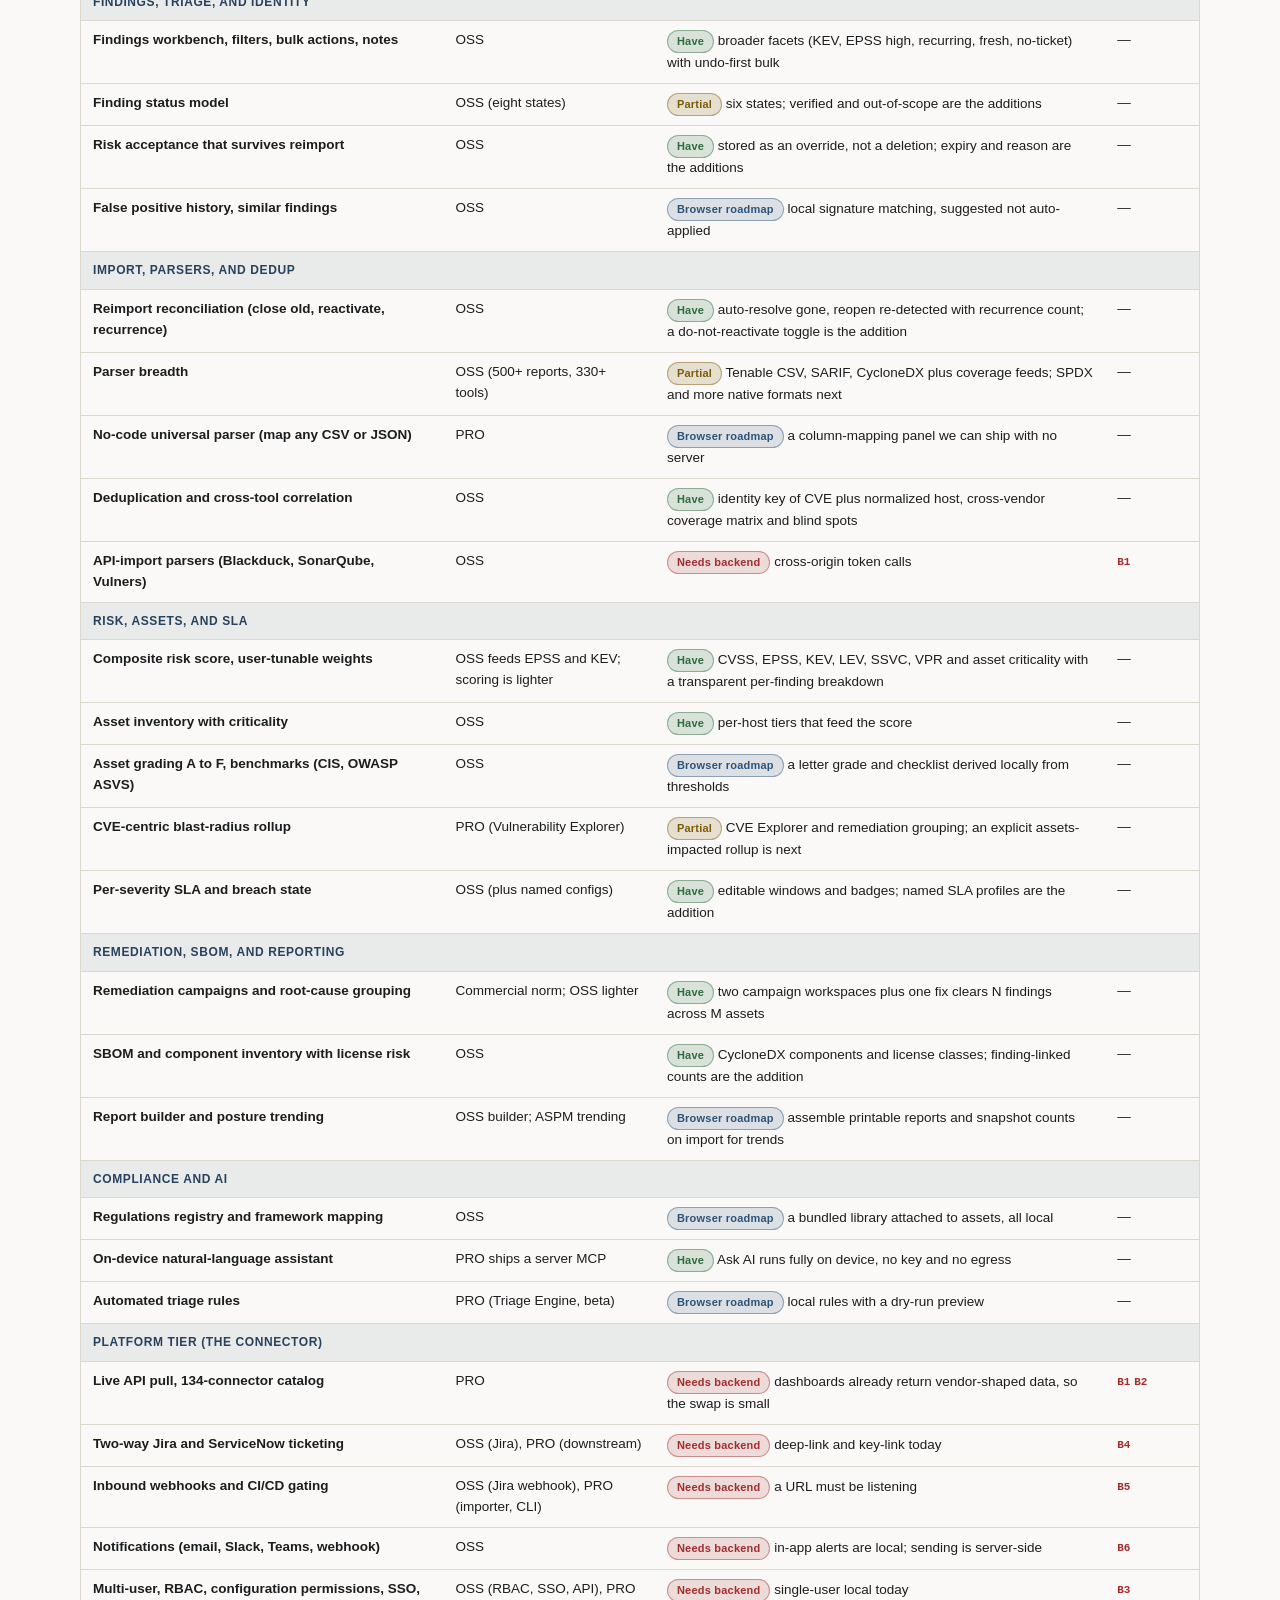
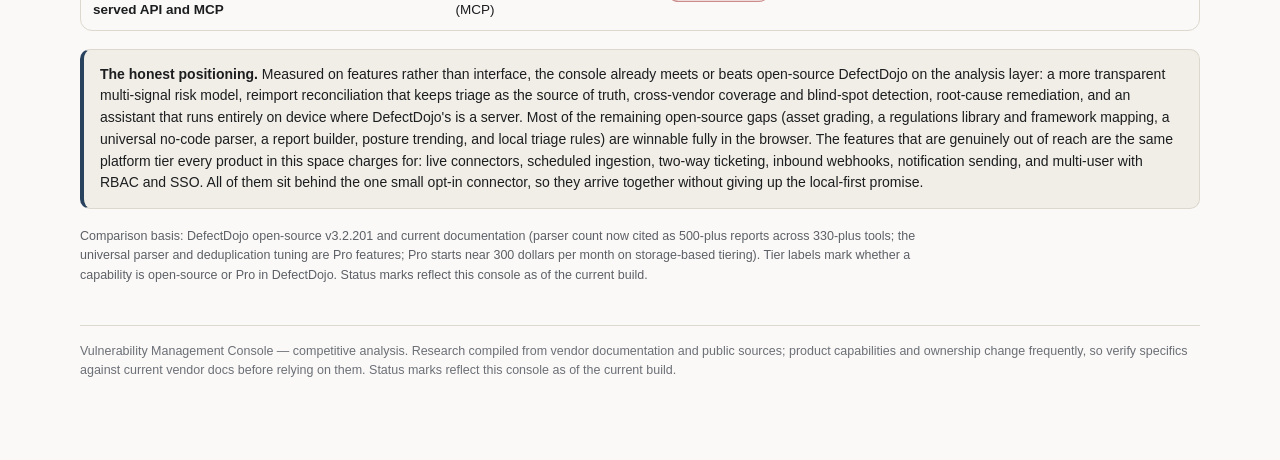
<file: docs/feature-comparison.html>
<!DOCTYPE html>
<html lang="en">
<head>
<meta charset="utf-8">
<meta name="viewport" content="width=device-width, initial-scale=1">
<title>VM Console — Feature Comparison vs the VM / ASPM Market</title>
<style>
  :root{
    --paper:#faf9f7; --ink:#1c1d1f; --soft:#5c6066; --faint:#6b6f76; --line:#ddd8ce;
    --accent:#28415d; --surface:#fff; --panel:#f1eee7; --badge-ink:#fff;
    --crit:#a32d2d; --high:#8a4b1d; --med:#7c5a0b; --ok:#2f6b3f; --info:#2b5378;
    --serif:Georgia,'Times New Roman',serif; --sans:-apple-system,BlinkMacSystemFont,'Segoe UI',Roboto,Helvetica,Arial,sans-serif;
    --mono:ui-monospace,Menlo,Consolas,monospace;
  }
  @media (prefers-color-scheme: dark){
    :root:not([data-theme="light"]){
      --paper:#14161a; --ink:#ececea; --soft:#a8aeb6; --faint:#868d96; --line:#2a2e35;
      --accent:#8fb3dd; --surface:#1a1d23; --panel:#1f232a; --badge-ink:#10131a;
      --crit:#e24b4a; --high:#d98a30; --med:#e0b23a; --ok:#5cba74; --info:#8fb3dd;
    }
  }
  *{box-sizing:border-box}
  body{margin:0;background:var(--paper);color:var(--ink);font-family:var(--sans);line-height:1.55;font-size:15px}
  .wrap{max-width:1160px;margin:0 auto;padding:32px 20px 80px}
  header.hd{border-bottom:1px solid var(--line);padding-bottom:20px;margin-bottom:26px}
  .overline{text-transform:uppercase;letter-spacing:.09em;font-size:12px;font-weight:700;color:var(--accent)}
  h1{font-family:var(--serif);font-size:34px;line-height:1.15;margin:6px 0 8px}
  h2{font-family:var(--serif);font-size:24px;margin:40px 0 6px;padding-top:14px;border-top:1px solid var(--line)}
  h3{font-size:16px;margin:22px 0 8px}
  .lede{color:var(--soft);max-width:820px;font-size:16px}
  p{max-width:840px}
  a{color:var(--accent)}
  .meta{font-size:12.5px;color:var(--faint);margin-top:10px}
  .callout{background:var(--panel);border:1px solid var(--line);border-left:4px solid var(--accent);border-radius:10px;padding:14px 16px;margin:18px 0;font-size:14px}
  .legend{display:flex;flex-wrap:wrap;gap:8px 16px;margin:14px 0 6px;font-size:13px}
  .pill{display:inline-block;font-size:11px;font-weight:700;border-radius:999px;padding:2px 9px;white-space:nowrap;letter-spacing:.02em}
  .p-have{background:color-mix(in srgb,var(--ok) 16%,transparent);color:var(--ok);border:1px solid color-mix(in srgb,var(--ok) 45%,transparent)}
  .p-partial{background:color-mix(in srgb,var(--med) 16%,transparent);color:var(--med);border:1px solid color-mix(in srgb,var(--med) 45%,transparent)}
  .p-road{background:color-mix(in srgb,var(--info) 14%,transparent);color:var(--info);border:1px solid color-mix(in srgb,var(--info) 45%,transparent)}
  .p-backend{background:color-mix(in srgb,var(--crit) 14%,transparent);color:var(--crit);border:1px solid color-mix(in srgb,var(--crit) 45%,transparent)}
  .tblwrap{overflow-x:auto;border:1px solid var(--line);border-radius:12px;margin:14px 0}
  table{border-collapse:collapse;width:100%;font-size:13.5px;min-width:720px}
  th,td{text-align:left;padding:9px 12px;border-bottom:1px solid var(--line);vertical-align:top}
  thead th{background:var(--panel);font-size:11.5px;text-transform:uppercase;letter-spacing:.04em;color:var(--faint);position:sticky;top:0}
  tbody tr:last-child td{border-bottom:none}
  tbody tr:hover td{background:color-mix(in srgb,var(--accent) 5%,transparent)}
  .grp td{background:color-mix(in srgb,var(--accent) 8%,transparent);font-weight:700;font-size:12px;text-transform:uppercase;letter-spacing:.05em;color:var(--accent)}
  .mono{font-family:var(--mono);font-size:12px}
  .b1,.b2,.b3,.b4,.b5,.b6{font-family:var(--mono);font-size:11px;font-weight:700;color:var(--crit)}
  .feat{font-weight:600}
  .note{font-size:12.5px;color:var(--soft)}
  ul.tight{margin:6px 0 6px 0;padding-left:20px}
  ul.tight li{margin:3px 0;max-width:820px}
  .foot{margin-top:40px;padding-top:16px;border-top:1px solid var(--line);font-size:12.5px;color:var(--faint)}
  .two{display:grid;grid-template-columns:1fr 1fr;gap:16px}
  @media(max-width:720px){.two{grid-template-columns:1fr}}
  .card{background:var(--surface);border:1px solid var(--line);border-radius:12px;padding:14px 16px}
  .card h3{margin-top:2px}
  .timeline{margin:14px 0 6px;max-width:900px}
  .tl{display:flex;gap:14px;align-items:flex-start;padding:10px 0;border-top:1px solid var(--line)}
  .tl:first-child{border-top:none}
  .tl-yr{flex:0 0 62px;font-family:var(--mono);font-size:12px;font-weight:700;color:var(--accent);padding-top:2px;text-align:right}
  .tl-b{font-size:14px;color:var(--ink)}
</style>
</head>
<body>
<div class="wrap">
<header class="hd">
  <div class="overline">Vulnerability Management Console &middot; Competitive Analysis</div>
  <h1>Feature comparison vs the VM / ASPM market</h1>
  <p class="lede">How this browser-first console maps against the vulnerability-aggregation and Application Security Posture Management field, from open-source platforms like DefectDojo and SecObserve to commercial exposure-management and ASPM suites. The goal: cover every capability we can as a standalone browser application, and flag clearly which features require stepping outside the browser into a small backend.</p>
  <div class="meta">Prepared for Joe Cook. Product research compiled from vendor documentation and public sources; the space is consolidating quickly (Vulcan &rarr; Tenable, Kenna &rarr; Cisco, Avalor &rarr; Zscaler, Dazz &rarr; Wiz, Balbix &rarr; SAFE). Where a vendor did not publish a detail it is marked unclear rather than assumed.</div>
</header>

<div class="legend">
  <span><span class="pill p-have">Have today</span> shipped in the console now</span>
  <span><span class="pill p-partial">Partial</span> present but lighter than market leaders</span>
  <span><span class="pill p-road">Browser roadmap</span> feasible fully in-browser, not built yet</span>
  <span><span class="pill p-backend">Needs backend</span> requires the connector / a server</span>
</div>

<h2>The landscape</h2>
<p>Three overlapping categories aggregate scanner findings and prioritize them. Only two of the players are genuinely free and self-hostable (DefectDojo Community and SecObserve); the commercial tiers compete on connector breadth, proprietary risk scoring, and increasingly agentic AI. None of them run as a pure client-side browser application, which is where this console is deliberately different.</p>

<h3>How the category got its name</h3>
<p>The scanners underneath never really changed; the management layer on top kept getting renamed as its scope widened, roughly every few years. Knowing the lineage helps read the market: a "posture" tool and an "orchestration and correlation" tool are often the same idea at a different point on this line.</p>
<div class="timeline">
  <div class="tl"><span class="tl-yr">Base</span><div class="tl-b"><b>AST</b> &middot; Application Security Testing. The scanners themselves: SAST, DAST, IAST, and SCA. Everything below is the layer that sits on top of these.</div></div>
  <div class="tl"><span class="tl-yr">~2017</span><div class="tl-b"><b>ASTO</b> &middot; Application Security Testing Orchestration. Gartner's first "run and manage many scanners from one place" category. Short-lived as a standalone term.</div></div>
  <div class="tl"><span class="tl-yr">2019</span><div class="tl-b"><b>ASOC</b> &middot; Application Security Orchestration and Correlation. Introduced in Gartner's 2019 Hype Cycle for Application Security: aggregate, deduplicate, and correlate findings from multiple scanners into a single dashboard. The DefectDojo era of the category.</div></div>
  <div class="tl"><span class="tl-yr">2023</span><div class="tl-b"><b>ASPM</b> &middot; Application Security Posture Management. Gartner retired the ASOC term in its 2023 Innovation Insight report and replaced it with ASPM, adding six things on top of aggregation: business-context risk scoring, developer remediation workflows, posture trending over time, supply-chain and SBOM visibility, compliance-framework mapping, and an asset inventory with criticality ratings. <b>The current term</b> (Gartner projects 40% of organizations building proprietary applications adopt ASPM by 2026, up from about 5% in 2023).</div></div>
  <div class="tl"><span class="tl-yr">2022&rarr;</span><div class="tl-b"><b>CTEM</b> &middot; Continuous Threat Exposure Management. Not a rename of ASPM but the program-level framework it feeds into: continuous, exposure-wide prioritization across the whole attack surface, not only application security.</div></div>
</div>
<div class="callout"><b>Where this console sits:</b> at the ASPM / RBVM operating layer. It already covers much of what ASPM adds over ASOC &mdash; business-context risk scoring with asset criticality, remediation grouping, an asset inventory, and CycloneDX SBOM visibility, plus remediation campaigns and SLA tracking &mdash; and is designed to feed a CTEM program. The difference is that it runs entirely client-side rather than as a hosted SaaS or self-hosted server. (Posture trending and compliance-framework mapping are the lighter areas today.)</div>

<div class="tblwrap">
<table>
<thead><tr><th>Product</th><th>Category</th><th>License / deploy</th><th>Integrations</th><th>Standout</th></tr></thead>
<tbody>
<tr class="grp"><td colspan="5">Open-source aggregators (self-hostable)</td></tr>
<tr><td><b>DefectDojo</b></td><td>OWASP flagship VM / ASPM</td><td>BSD-3, self-host (Docker/K8s, Postgres); paid Pro</td><td>200+ parsers, import-first + API</td><td>De-facto OSS standard; EPSS + KEV, dedup, bi-directional Jira, RBAC/SSO, full REST API</td></tr>
<tr><td><b>SecObserve</b></td><td>VM + license management</td><td>BSD-3, self-host (Docker/K8s, Postgres/MySQL, Keycloak); fully free</td><td>Many OSS scanners + SARIF/CycloneDX</td><td>CI/CD-native, rule-engine assessment, security gates, EPSS/KEV, no paywalled features</td></tr>
<tr><td><b>Faraday</b></td><td>VM + offensive/pentest</td><td>GPL-3 Community (capped), self-host; paid Pro/Corp</td><td>80+ plugins, agents for remote scanning</td><td>Pentest workflow, remote scanning agents; SSO/ticketing/analytics gated to paid</td></tr>
<tr><td><b>ThreadFix</b></td><td>Hybrid SAST/DAST correlation</td><td>MPL-1.1 legacy; commercial <b>discontinued 2025</b></td><td>Many scanners, bi-directional trackers</td><td>Historical: CWE-based dedup, virtual patching / WAF rule generation (now legacy)</td></tr>
<tr><td><b>ArcherySec</b></td><td>Scanner orchestration</td><td>GPL-3, self-host; low activity</td><td>Runs ZAP/OpenVAS/Nikto/NMAP itself</td><td>Runs its own scans rather than importing; Jira; basic triage</td></tr>
<tr><td><b>VulnWhisperer</b></td><td>Scan aggregation to ELK</td><td>OSS, self-host</td><td>Nessus/Tenable.io/Qualys/OpenVAS/Nexpose</td><td>Pulls scans into Elastic/Kibana; no triage UI of its own</td></tr>

<tr class="grp"><td colspan="5">Commercial risk-based VM / exposure management</td></tr>
<tr><td><b>Nucleus Security</b></td><td>RBVM / exposure mgmt</td><td>SaaS (FedRAMP Mod); quote pricing</td><td>200+ connectors, live pull</td><td>Customizable "beyond CVSS" score, bi-directional Jira/SNOW, deep RBAC, POA&amp;M</td></tr>
<tr><td><b>Vulcan Cyber</b> (Tenable)</td><td>RBVM / exposure mgmt</td><td>SaaS; folded into Tenable One</td><td>80&ndash;100+ connectors</td><td>Remediation Campaigns, Automation Playbooks, customizable risk; now part of Tenable One</td></tr>
<tr><td><b>Kenna / Cisco VM</b></td><td>RBVM (category originator)</td><td>SaaS; <b>EoL Jun 2026</b></td><td>~15&ndash;20+ scanner/intel</td><td>Cisco Security Risk Score, origin of EPSS, 20+ threat feeds, ML exploit prediction</td></tr>
<tr><td><b>Brinqa</b></td><td>Unified exposure mgmt</td><td>SaaS (+ agent gateway); quote pricing</td><td>260+ connectors</td><td>Cyber Risk Graph, BQL API, EPSS/KEV/exploit-maturity, BrinqaIQ + BYO-AI</td></tr>
<tr><td><b>Seemplicity</b></td><td>Remediation operations</td><td>SaaS; quote pricing</td><td>"100s" of tools</td><td>Ownership routing, bi-directional Jira/SNOW/Slack, SLA accountability, agentic "Seema"</td></tr>
<tr><td><b>Phoenix Security</b></td><td>ASPM / ASOC</td><td>SaaS; quote pricing</td><td>40+ documented / "320+ sources"</td><td>CVSS+EPSS+KEV+ransomware scoring, ownership graph, campaigns w/ SLAs, AI SAST</td></tr>
<tr><td><b>Avalor</b> (Zscaler UVM)</td><td>Data-fabric RBVM</td><td>SaaS; folded into Zscaler</td><td>150+ connectors + AnySource/webhooks</td><td>Security data fabric, entity dedup, user-tunable proprietary score, two-way ticketing</td></tr>
<tr><td><b>Balbix</b> (SAFE)</td><td>Risk quantification + VM</td><td>SaaS; acquired by SAFE 2025</td><td>100+ tools</td><td>AI-native, cyber risk quantification into financial-loss terms</td></tr>

<tr class="grp"><td colspan="5">ASPM / CNAPP (code-to-cloud)</td></tr>
<tr><td><b>ArmorCode</b></td><td>ASPM aggregator</td><td>SaaS; quote pricing</td><td>350&ndash;375+ integrations</td><td>Context Risk Graph, "Anya" agentic AI, CVSS/EPSS/KEV+reachability, certified SNOW VR app</td></tr>
<tr><td><b>Cycode</b></td><td>ASPM + native scanners</td><td>SaaS or self-host; quote</td><td>100+ via ConnectorX</td><td>Risk/Context Intelligence Graph, native SAST/SCA/secrets, pipeline blocking, "Maestro" AI</td></tr>
<tr><td><b>Apiiro</b></td><td>ASPM (code-to-runtime)</td><td>SaaS; quote pricing</td><td>100+ third-party</td><td>Application Risk Graph + Deep Code Analysis, PR material-change detection</td></tr>
<tr><td><b>OX Security</b></td><td>Active ASPM</td><td>SaaS; quote pricing</td><td>Native + broad ingestion</td><td>Pipeline Bill of Materials, no-code workflows, real-time merge-blocking, KEV/EPSS/reachability</td></tr>
<tr><td><b>Invicti ASPM</b></td><td>ASPM + DAST</td><td>SaaS; quote pricing</td><td>110+ integrations</td><td>Proof-based DAST validation (near-zero false positives), ASM, CI/CD gating</td></tr>
<tr><td><b>Snyk</b></td><td>Developer-first AppSec</td><td>SaaS; public pricing (Free/$25 dev)</td><td>Own suite + SCM/CI/IDE</td><td>Function-level reachability, 12-factor Priority Score (CVSS+EPSS), AI auto-fix PRs</td></tr>
<tr><td><b>Legit / Arnica / Jit</b></td><td>ASPM (dev-native / agentic)</td><td>SaaS; quote (Snyk-style)</td><td>30+&ndash;varies</td><td>Software-factory / pipelineless / agentic-AI remediation flavors of ASPM</td></tr>
<tr><td><b>Dazz</b> (Wiz)</td><td>Remediation + CNAPP</td><td>SaaS; part of Wiz</td><td>Broad; root-cause aggregation</td><td>Patented root-cause correlation (up to 99% noise cut), code-to-cloud to exact commit/owner</td></tr>
</tbody>
</table>
</div>

<h2>Feature matrix &mdash; the console vs the market</h2>
<p>Rows are the capabilities that define this category. For each: how common it is across the products above, where this console stands today, and whether we can close the gap inside the browser or whether it crosses one of the six backend boundaries (numbered <span class="mono">B1</span>&ndash;<span class="mono">B6</span>, explained below).</p>

<div class="tblwrap">
<table>
<thead><tr><th style="min-width:190px">Capability</th><th>Market norm</th><th>Our console today</th><th>Browser-only?</th><th>Boundary</th></tr></thead>
<tbody>

<tr class="grp"><td colspan="5">Ingestion &amp; correlation</td></tr>
<tr><td class="feat">Import scanner exports (files)</td><td>Universal (import-first for OSS)</td><td><span class="pill p-have">Have</span> client-side parse of Tenable CSV, <b>SARIF 2.1.0</b> (CodeQL/Semgrep/Trivy/Grype), and <b>CycloneDX</b> BOMs</td><td>Yes</td><td>&mdash;</td></tr>
<tr><td class="feat">License / SBOM inventory</td><td>SecObserve pairs vulns + licenses</td><td><span class="pill p-have">Have</span> Licenses &amp; SBOM view: components + license-risk (permissive/copyleft/unknown) from CycloneDX</td><td>Yes</td><td>&mdash;</td></tr>
<tr><td class="feat">Live API pull from scanners/vendors</td><td>Universal in commercial (150&ndash;375 connectors)</td><td><span class="pill p-backend">Needs backend</span> deep-link + sample only today</td><td>No</td><td><span class="b1">B1</span></td></tr>
<tr><td class="feat">Deduplicate &amp; correlate across tools</td><td>Universal; AI-graph in leaders</td><td><span class="pill p-have">Have</span> Scanner Coverage dedups by CVE+host, cross-vendor matrix, blind spots</td><td>Yes</td><td>&mdash;</td></tr>
<tr><td class="feat">Scheduled / continuous ingestion</td><td>Universal in commercial</td><td><span class="pill p-backend">Needs backend</span> (Actions build public datasets, not user scans)</td><td>No</td><td><span class="b2">B2</span></td></tr>

<tr class="grp"><td colspan="5">Prioritization</td></tr>
<tr><td class="feat">Multi-signal risk scoring</td><td>CVSS + EPSS + KEV common; few name all</td><td><span class="pill p-have">Have</span> CVSS + EPSS + KEV + LEV + SSVC + VPR composite (a strength vs the field)</td><td>Yes</td><td>&mdash;</td></tr>
<tr><td class="feat">User-tunable risk weighting</td><td>Nucleus, Vulcan, Avalor sell "not a black box"</td><td><span class="pill p-have">Have</span> per-signal weight sliders in Settings + a transparent per-finding breakdown</td><td>Yes</td><td>&mdash;</td></tr>
<tr><td class="feat">Threat / exploit intelligence</td><td>KEV/EPSS/ransomware standard</td><td><span class="pill p-have">Have</span> KEV, EPSS, LEV, exploited, ransomware, EOL; ThreatWake-style feed planned</td><td>Yes</td><td>&mdash;</td></tr>
<tr><td class="feat">Asset inventory + criticality / business context</td><td>Universal; graph-based in leaders</td><td><span class="pill p-have">Have</span> asset register with per-host criticality tiers that feed the risk score</td><td>Yes</td><td>&mdash;</td></tr>
<tr><td class="feat">Reachability / runtime context</td><td>ASPM leaders (Snyk, OX, Apiiro)</td><td><span class="pill p-road">Browser roadmap</span> possible with imported topology; limited without runtime data</td><td>Partial</td><td>&mdash;</td></tr>

<tr class="grp"><td colspan="5">Triage &amp; remediation</td></tr>
<tr><td class="feat">Findings triage workflow (states, owner, notes, bulk)</td><td>Universal</td><td><span class="pill p-have">Have</span> Findings workbench: states, owner, notes, drawer, recurrence, SLA</td><td>Yes</td><td>&mdash;</td></tr>
<tr><td class="feat">Remediation campaigns / grouping</td><td>Vulcan, Phoenix, leaders</td><td><span class="pill p-have">Have</span> Campaign Manager (6 views, drag-and-drop board, bulk actions); scope a campaign from an "unmanaged only" filter + checkbox selection of findings</td><td>Yes</td><td>&mdash;</td></tr>
<tr><td class="feat">Root-cause / fix-first grouping</td><td>Rapid7, Dazz (root-cause), Legit chokepoints</td><td><span class="pill p-have">Have</span> Remediations view: one fix, N findings across M assets, ranked by risk removed</td><td>Yes</td><td>&mdash;</td></tr>
<tr><td class="feat">SLA tracking &amp; breach</td><td>Universal</td><td><span class="pill p-have">Have</span> SLA due dates + configurable thresholds</td><td>Yes</td><td>&mdash;</td></tr>
<tr><td class="feat">Remediation guidance / fix content</td><td>Growing (AI fix PRs in leaders)</td><td><span class="pill p-have">Have</span> PowerShell remediation playbooks; on-device Ask AI</td><td>Yes</td><td>&mdash;</td></tr>
<tr><td class="feat">Deep-link to ticketing (pre-filled + editable)</td><td>Common baseline</td><td><span class="pill p-have">Have</span> Jira / ServiceNow deep links with an in-app pre-edit modal (tweak summary/description, live URL-length meter) before opening the native create form</td><td>Yes</td><td>&mdash;</td></tr>
<tr><td class="feat">Two-way ticket create + status sync</td><td>Universal in commercial</td><td><span class="pill p-backend">Needs backend</span> connector holds the token, syncs status</td><td>No</td><td><span class="b4">B4</span></td></tr>

<tr class="grp"><td colspan="5">Reporting &amp; collaboration</td></tr>
<tr><td class="feat">Dashboards &amp; executive reporting</td><td>Universal</td><td><span class="pill p-have">Have</span> multiple dashboards, Morning Report, cross-vendor coverage</td><td>Yes</td><td>&mdash;</td></tr>
<tr><td class="feat">Export (CSV/XLSX/PDF/JSON/image)</td><td>Common</td><td><span class="pill p-have">Have</span> broad export incl. clipboard + image</td><td>Yes</td><td>&mdash;</td></tr>
<tr><td class="feat">Notifications (email / Slack / Teams)</td><td>Common</td><td><span class="pill p-backend">Needs backend</span> something must send server-side</td><td>No</td><td><span class="b6">B6</span></td></tr>
<tr><td class="feat">Inbound webhooks / CI-CD gating</td><td>ASPM leaders</td><td><span class="pill p-backend">Needs backend</span> a URL must be listening</td><td>No</td><td><span class="b5">B5</span></td></tr>

<tr class="grp"><td colspan="5">Platform</td></tr>
<tr><td class="feat">Multi-user, RBAC, SSO, multi-tenant</td><td>Universal in commercial; RBAC in OSS</td><td><span class="pill p-backend">Needs backend</span> single-user local today</td><td>No</td><td><span class="b3">B3</span></td></tr>
<tr><td class="feat">Served REST API for automation</td><td>Universal</td><td><span class="pill p-backend">Needs backend</span> (console consumes public CVE APIs, serves none)</td><td>No</td><td><span class="b3">B3</span></td></tr>
<tr><td class="feat">Local-first, zero-install, data never leaves browser</td><td>None of them</td><td><span class="pill p-have">Have</span> unique: static site, IndexedDB, no account</td><td>Yes</td><td>&mdash;</td></tr>
</tbody>
</table>
</div>

<h2>The six backend boundaries</h2>
<p>Everything flagged <span class="pill p-backend">Needs backend</span> above crosses one of these six lines. The important point: they all collapse to the <b>same</b> small self-contained connector already on the roadmap. One backend, added once, unlocks all six.</p>
<div class="tblwrap">
<table>
<thead><tr><th style="width:70px">Boundary</th><th>What forces it server-side</th><th>Features it unlocks</th></tr></thead>
<tbody>
<tr><td class="b1">B1</td><td>Live vendor API calls: browsers block the cross-origin request, and a token in page code would be exposed</td><td>Live Tenable/Qualys/Rapid7/CrowdStrike/Wiz pulls; the full connector catalog</td></tr>
<tr><td class="b2">B2</td><td>Scheduled work runs when no user (and no open tab) is present</td><td>Continuous ingestion, nightly enrichment, drift detection</td></tr>
<tr><td class="b3">B3</td><td>Shared state across people needs a shared database and identity</td><td>Multi-user, RBAC, SSO, multi-tenant, a served REST API</td></tr>
<tr><td class="b4">B4</td><td>Writing back to Jira/ServiceNow and reading status needs a credential holder</td><td>Two-way ticket sync, live ticket status roll-up per campaign</td></tr>
<tr><td class="b5">B5</td><td>Receiving webhooks / gating a pipeline needs a URL that is always listening</td><td>CI/CD break-the-build, inbound event ingestion</td></tr>
<tr><td class="b6">B6</td><td>Sending mail or chat messages is a server action, not a page action</td><td>Email / Slack / Teams notifications and digests</td></tr>
</tbody>
</table>
</div>
<div class="callout"><b>The connector is one small thing, not six.</b> A single self-contained backend (the PocketBase-style option already scoped) holds the tokens, makes outbound calls, caches to a local database, listens for webhooks, and sends notifications. It stays on your machine or network, opt-in and local-first, so the console keeps working on its own and lights up the six boundaries only when you connect it.</div>

<h2>Where we can still win inside the browser</h2>
<div class="two">
<div class="card">
<h3>Shipped since this analysis</h3>
<ul class="tight">
<li><b>Full asset inventory + criticality.</b> Done: an asset register with per-host criticality tiers that feed the risk score.</li>
<li><b>Configurable risk weighting.</b> Done: per-signal weight sliders and a transparent per-finding breakdown, the "not a black box" scoring the commercial tools sell.</li>
<li><b>Root-cause grouping.</b> Done: the Remediations view groups findings by shared fix (one patch clears N findings across M assets), the Rapid7 / Dazz idea.</li>
</ul>
<h3>Shipped since this analysis</h3>
<ul class="tight" style="margin-top:0">
<li><b>SARIF + CycloneDX import.</b> Done: SARIF 2.1.0 code-scanning results and CycloneDX BOMs now import client-side into the Findings workbench.</li>
<li><b>License / SBOM view.</b> Done: a Licenses &amp; SBOM view inventories components and flags copyleft / unknown licenses, the SecObserve angle.</li>
<li><b>Task-workspace UI (Campaigns v2).</b> In progress: a second Campaigns view with a familiar list / board / calendar workspace (each campaign a list, each finding a card on the same status columns), plus All-findings and Unmanaged lists. It reads and writes the <i>same</i> findings and campaigns as the original view, so edits round-trip both ways, entirely in the browser, the remediation-operations experience (Seemplicity / ClickUp-style) without a backend.</li>
</ul>
<h3>Still open, fully in-browser (no backend)</h3>
<ul class="tight">
<li><b>Broader parser coverage.</b> SARIF and CycloneDX are in; SPDX and more native vendor CSV/JSON formats would further narrow the breadth gap versus DefectDojo (200+).</li>
<li><b>Theme presets + custom colors.</b> User-selectable palettes and custom accent colors in Settings.</li>
</ul>
</div>
<div class="card">
<h3>Our structural advantages</h3>
<ul class="tight">
<li><b>Zero install, zero account, zero egress.</b> No competitor offers a genuinely local-first, open-in-a-browser experience. Data never leaves the machine.</li>
<li><b>Richest risk-model transparency.</b> Showing CVSS + EPSS + KEV + LEV + SSVC + VPR side by side, and where they disagree, is more transparent than most proprietary single-score tools.</li>
<li><b>Cross-vendor coverage &amp; blind spots.</b> The Scanner Coverage view answers "which tool missed this," a framing the aggregators rarely surface directly.</li>
<li><b>Cost.</b> Free and inspectable, versus quote-only enterprise pricing across the commercial field.</li>
<li><b>Clean upgrade path.</b> Every dashboard already returns vendor-API-shaped data, so the connector swap is small and the local-first promise is preserved.</li>
</ul>
</div>
</div>

<h2>DefectDojo parity at a glance</h2>
<p>DefectDojo is the open-source standard this console is most often measured against, so it earns its own scorecard. The comparison below is about features, functionality, and settings only, not DefectDojo's interface, which we deliberately do not copy. The pattern is consistent: the analysis and triage layer is at or ahead of open-source DefectDojo and runs entirely in the browser, while the enterprise platform tier (live connectors, multi-user with RBAC and SSO, and two-way ticketing) is exactly the set of things that need the one small connector.</p>

<div class="legend">
  <span><span class="pill p-have">Have today</span> shipped in the console now</span>
  <span><span class="pill p-partial">Partial</span> present but lighter than DefectDojo</span>
  <span><span class="pill p-road">Browser roadmap</span> feasible fully in-browser, not built yet</span>
  <span><span class="pill p-backend">Needs backend</span> requires the connector / a server</span>
</div>

<div class="tblwrap">
<table>
<thead><tr><th style="min-width:200px">Capability</th><th>DefectDojo tier</th><th>Our console</th><th>Boundary</th></tr></thead>
<tbody>

<tr class="grp"><td colspan="4">Findings, triage, and identity</td></tr>
<tr><td class="feat">Findings workbench, filters, bulk actions, notes</td><td>OSS</td><td><span class="pill p-have">Have</span> broader facets (KEV, EPSS high, recurring, fresh, no-ticket) with undo-first bulk</td><td>&mdash;</td></tr>
<tr><td class="feat">Finding status model</td><td>OSS (eight states)</td><td><span class="pill p-partial">Partial</span> six states; verified and out-of-scope are the additions</td><td>&mdash;</td></tr>
<tr><td class="feat">Risk acceptance that survives reimport</td><td>OSS</td><td><span class="pill p-have">Have</span> stored as an override, not a deletion; expiry and reason are the additions</td><td>&mdash;</td></tr>
<tr><td class="feat">False positive history, similar findings</td><td>OSS</td><td><span class="pill p-road">Browser roadmap</span> local signature matching, suggested not auto-applied</td><td>&mdash;</td></tr>

<tr class="grp"><td colspan="4">Import, parsers, and dedup</td></tr>
<tr><td class="feat">Reimport reconciliation (close old, reactivate, recurrence)</td><td>OSS</td><td><span class="pill p-have">Have</span> auto-resolve gone, reopen re-detected with recurrence count; a do-not-reactivate toggle is the addition</td><td>&mdash;</td></tr>
<tr><td class="feat">Parser breadth</td><td>OSS (500+ reports, 330+ tools)</td><td><span class="pill p-partial">Partial</span> Tenable CSV, SARIF, CycloneDX plus coverage feeds; SPDX and more native formats next</td><td>&mdash;</td></tr>
<tr><td class="feat">No-code universal parser (map any CSV or JSON)</td><td>PRO</td><td><span class="pill p-road">Browser roadmap</span> a column-mapping panel we can ship with no server</td><td>&mdash;</td></tr>
<tr><td class="feat">Deduplication and cross-tool correlation</td><td>OSS</td><td><span class="pill p-have">Have</span> identity key of CVE plus normalized host, cross-vendor coverage matrix and blind spots</td><td>&mdash;</td></tr>
<tr><td class="feat">API-import parsers (Blackduck, SonarQube, Vulners)</td><td>OSS</td><td><span class="pill p-backend">Needs backend</span> cross-origin token calls</td><td><span class="b1">B1</span></td></tr>

<tr class="grp"><td colspan="4">Risk, assets, and SLA</td></tr>
<tr><td class="feat">Composite risk score, user-tunable weights</td><td>OSS feeds EPSS and KEV; scoring is lighter</td><td><span class="pill p-have">Have</span> CVSS, EPSS, KEV, LEV, SSVC, VPR and asset criticality with a transparent per-finding breakdown</td><td>&mdash;</td></tr>
<tr><td class="feat">Asset inventory with criticality</td><td>OSS</td><td><span class="pill p-have">Have</span> per-host tiers that feed the score</td><td>&mdash;</td></tr>
<tr><td class="feat">Asset grading A to F, benchmarks (CIS, OWASP ASVS)</td><td>OSS</td><td><span class="pill p-road">Browser roadmap</span> a letter grade and checklist derived locally from thresholds</td><td>&mdash;</td></tr>
<tr><td class="feat">CVE-centric blast-radius rollup</td><td>PRO (Vulnerability Explorer)</td><td><span class="pill p-partial">Partial</span> CVE Explorer and remediation grouping; an explicit assets-impacted rollup is next</td><td>&mdash;</td></tr>
<tr><td class="feat">Per-severity SLA and breach state</td><td>OSS (plus named configs)</td><td><span class="pill p-have">Have</span> editable windows and badges; named SLA profiles are the addition</td><td>&mdash;</td></tr>

<tr class="grp"><td colspan="4">Remediation, SBOM, and reporting</td></tr>
<tr><td class="feat">Remediation campaigns and root-cause grouping</td><td>Commercial norm; OSS lighter</td><td><span class="pill p-have">Have</span> two campaign workspaces plus one fix clears N findings across M assets</td><td>&mdash;</td></tr>
<tr><td class="feat">SBOM and component inventory with license risk</td><td>OSS</td><td><span class="pill p-have">Have</span> CycloneDX components and license classes; finding-linked counts are the addition</td><td>&mdash;</td></tr>
<tr><td class="feat">Report builder and posture trending</td><td>OSS builder; ASPM trending</td><td><span class="pill p-road">Browser roadmap</span> assemble printable reports and snapshot counts on import for trends</td><td>&mdash;</td></tr>

<tr class="grp"><td colspan="4">Compliance and AI</td></tr>
<tr><td class="feat">Regulations registry and framework mapping</td><td>OSS</td><td><span class="pill p-road">Browser roadmap</span> a bundled library attached to assets, all local</td><td>&mdash;</td></tr>
<tr><td class="feat">On-device natural-language assistant</td><td>PRO ships a server MCP</td><td><span class="pill p-have">Have</span> Ask AI runs fully on device, no key and no egress</td><td>&mdash;</td></tr>
<tr><td class="feat">Automated triage rules</td><td>PRO (Triage Engine, beta)</td><td><span class="pill p-road">Browser roadmap</span> local rules with a dry-run preview</td><td>&mdash;</td></tr>

<tr class="grp"><td colspan="4">Platform tier (the connector)</td></tr>
<tr><td class="feat">Live API pull, 134-connector catalog</td><td>PRO</td><td><span class="pill p-backend">Needs backend</span> dashboards already return vendor-shaped data, so the swap is small</td><td><span class="b1">B1</span> <span class="b2">B2</span></td></tr>
<tr><td class="feat">Two-way Jira and ServiceNow ticketing</td><td>OSS (Jira), PRO (downstream)</td><td><span class="pill p-backend">Needs backend</span> deep-link and key-link today</td><td><span class="b4">B4</span></td></tr>
<tr><td class="feat">Inbound webhooks and CI/CD gating</td><td>OSS (Jira webhook), PRO (importer, CLI)</td><td><span class="pill p-backend">Needs backend</span> a URL must be listening</td><td><span class="b5">B5</span></td></tr>
<tr><td class="feat">Notifications (email, Slack, Teams, webhook)</td><td>OSS</td><td><span class="pill p-backend">Needs backend</span> in-app alerts are local; sending is server-side</td><td><span class="b6">B6</span></td></tr>
<tr><td class="feat">Multi-user, RBAC, configuration permissions, SSO, served API and MCP</td><td>OSS (RBAC, SSO, API), PRO (MCP)</td><td><span class="pill p-backend">Needs backend</span> single-user local today</td><td><span class="b3">B3</span></td></tr>

</tbody>
</table>
</div>

<div class="callout"><b>The honest positioning.</b> Measured on features rather than interface, the console already meets or beats open-source DefectDojo on the analysis layer: a more transparent multi-signal risk model, reimport reconciliation that keeps triage as the source of truth, cross-vendor coverage and blind-spot detection, root-cause remediation, and an assistant that runs entirely on device where DefectDojo's is a server. Most of the remaining open-source gaps (asset grading, a regulations library and framework mapping, a universal no-code parser, a report builder, posture trending, and local triage rules) are winnable fully in the browser. The features that are genuinely out of reach are the same platform tier every product in this space charges for: live connectors, scheduled ingestion, two-way ticketing, inbound webhooks, notification sending, and multi-user with RBAC and SSO. All of them sit behind the one small opt-in connector, so they arrive together without giving up the local-first promise.</div>

<p class="note">Comparison basis: DefectDojo open-source v3.2.201 and current documentation (parser count now cited as 500-plus reports across 330-plus tools; the universal parser and deduplication tuning are Pro features; Pro starts near 300 dollars per month on storage-based tiering). Tier labels mark whether a capability is open-source or Pro in DefectDojo. Status marks reflect this console as of the current build.</p>

<div class="foot">
Vulnerability Management Console &mdash; competitive analysis. Research compiled from vendor documentation and public sources; product capabilities and ownership change frequently, so verify specifics against current vendor docs before relying on them. Status marks reflect this console as of the current build.
</div>
</div>
</body>
</html>
</file>
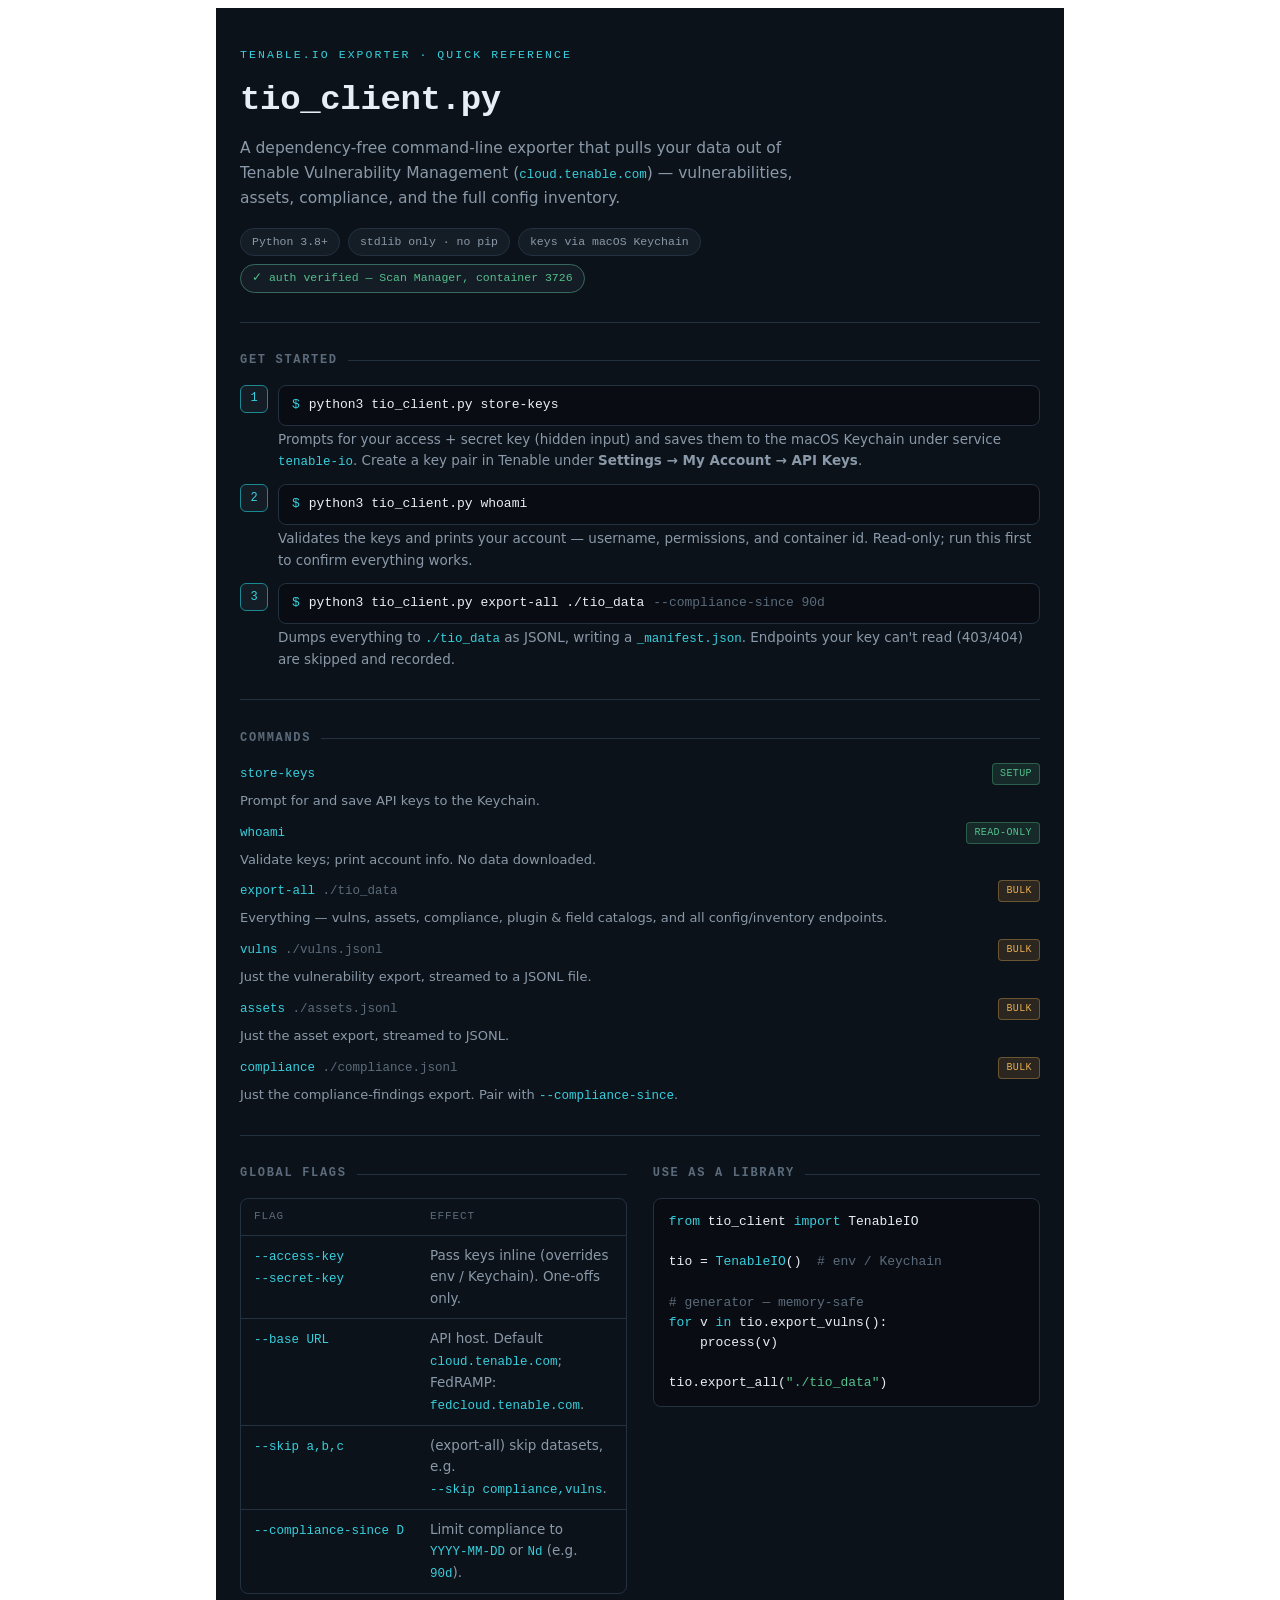
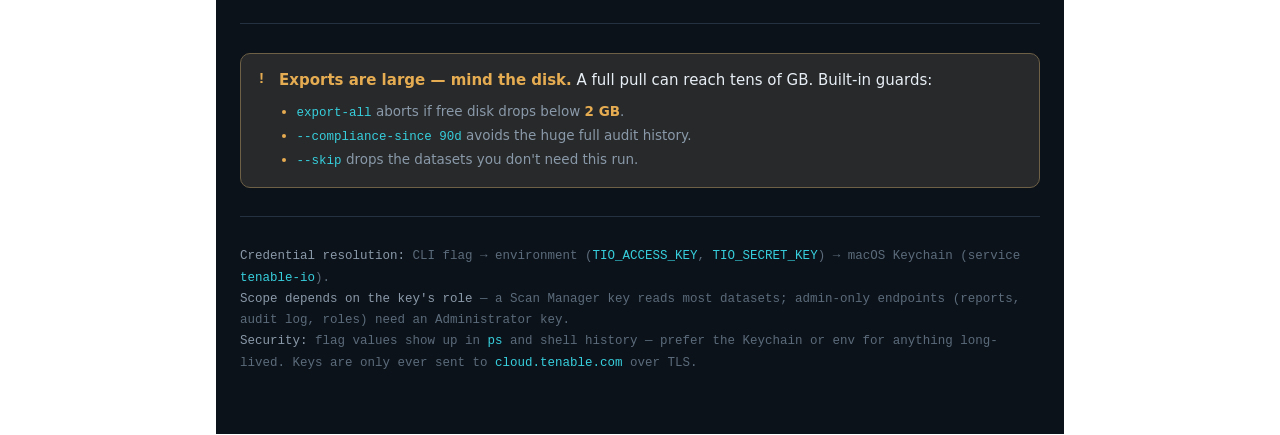
<file: docs/tio-client-reference.html>
<!doctype html>
<html lang="en">
<head>
  <meta charset="utf-8">
  <meta name="viewport" content="width=device-width, initial-scale=1">
  <meta name="robots" content="noindex">
  <title>tio_client.py — Tenable.io exporter reference</title>
<style>
  :root{
    --ground:#0c1219; --surface:#141c26; --code:#090d13; --border:#243140;
    --text:#e8eef5; --muted:#8a99a9; --faint:#5b6b7b;
    --accent:#37cfdd; --accent-dim:#1b8993; --amber:#e6ac52; --green:#54c08c;
    --mono:ui-monospace,"SF Mono","JetBrains Mono",Menlo,Consolas,monospace;
    --sans:-apple-system,BlinkMacSystemFont,"Segoe UI",system-ui,sans-serif;
  }
  .doc{
    max-width:800px; margin:0 auto; padding:2.4rem 1.5rem 3rem;
    background:var(--ground); color:var(--text);
    font-family:var(--sans); font-size:15px; line-height:1.6;
    -webkit-font-smoothing:antialiased;
  }
  .doc *{box-sizing:border-box;}
  .eyebrow{font-family:var(--mono); font-size:11.5px; letter-spacing:.18em; text-transform:uppercase; color:var(--accent); margin:0 0 .5rem;}
  h1{font-size:34px; font-weight:600; letter-spacing:-.01em; margin:0; font-family:var(--mono); text-wrap:balance;}
  .lede{color:var(--muted); font-size:15.5px; margin:.55rem 0 1.1rem; max-width:60ch;}
  .chips{display:flex; flex-wrap:wrap; gap:8px; margin:0 0 .4rem;}
  .chip{font-family:var(--mono); font-size:11.5px; color:var(--muted); background:var(--surface); border:1px solid var(--border); border-radius:999px; padding:4px 11px;}
  .chip.ok{color:var(--green); border-color:color-mix(in srgb,var(--green) 40%,var(--border));}
  hr{border:0; border-top:1px solid var(--border); margin:1.8rem 0;}
  h2{font-size:12px; font-family:var(--mono); letter-spacing:.14em; text-transform:uppercase; color:var(--faint); margin:0 0 .9rem; display:flex; align-items:center; gap:10px;}
  h2::after{content:""; flex:1; height:1px; background:var(--border);}
  .steps{display:flex; flex-direction:column; gap:12px; counter-reset:s; margin:0; padding:0; list-style:none;}
  .steps li{display:grid; grid-template-columns:26px 1fr; gap:12px; align-items:start;}
  .steps li::before{counter-increment:s; content:counter(s); font-family:var(--mono); font-size:12px; color:var(--accent); background:var(--surface); border:1px solid var(--accent-dim); border-radius:6px; width:26px; height:26px; display:flex; align-items:center; justify-content:center;}
  .steps .what{color:var(--muted); font-size:13.5px; margin-top:3px;}
  .cmd, pre{background:var(--code); border:1px solid var(--border); border-radius:8px; font-family:var(--mono); font-size:13px; overflow-x:auto;}
  .cmd{padding:9px 13px; display:flex; gap:9px; align-items:baseline; color:var(--text); white-space:nowrap;}
  .cmd .p{color:var(--accent); user-select:none;}
  .cmd .c{color:var(--faint);}
  pre{padding:13px 15px; margin:0; line-height:1.55; color:var(--text);}
  .tok-k{color:var(--accent);} .tok-s{color:var(--green);} .tok-c{color:var(--faint);}
  table{width:100%; border-collapse:collapse; font-size:13.5px;}
  .tblwrap{overflow-x:auto; border:1px solid var(--border); border-radius:8px;}
  th,td{text-align:left; padding:9px 13px; border-bottom:1px solid var(--border); vertical-align:top;}
  tr:last-child td{border-bottom:0;}
  th{font-family:var(--mono); font-size:11px; letter-spacing:.08em; text-transform:uppercase; color:var(--faint); font-weight:500;}
  td code, .icode{font-family:var(--mono); font-size:12.5px; color:var(--accent); white-space:nowrap;}
  td .d{color:var(--muted);}
  .badge{font-family:var(--mono); font-size:10px; padding:2px 7px; border-radius:4px; letter-spacing:.04em; text-transform:uppercase; white-space:nowrap;}
  .badge.read{color:var(--green); background:color-mix(in srgb,var(--green) 14%,transparent); border:1px solid color-mix(in srgb,var(--green) 35%,transparent);}
  .badge.bulk{color:var(--amber); background:color-mix(in srgb,var(--amber) 14%,transparent); border:1px solid color-mix(in srgb,var(--amber) 35%,transparent);}
  .cmdlist{display:flex; flex-direction:column; gap:10px;}
  .cmdrow{display:grid; grid-template-columns:1fr auto; gap:8px 14px; align-items:center;}
  .cmdrow .desc{grid-column:1 / -1; color:var(--muted); font-size:13px; margin-top:-2px;}
  .callout{display:grid; grid-template-columns:auto 1fr; gap:13px; background:color-mix(in srgb,var(--amber) 9%,var(--surface)); border:1px solid color-mix(in srgb,var(--amber) 38%,var(--border)); border-radius:10px; padding:14px 16px;}
  .callout .ic{font-family:var(--mono); color:var(--amber); font-weight:600; font-size:15px;}
  .callout b{color:var(--amber); font-weight:600;}
  .callout ul{margin:.5rem 0 0; padding-left:1.1rem; color:var(--muted); font-size:13.5px; line-height:1.7;}
  .callout li::marker{color:var(--amber);}
  .foot{color:var(--faint); font-size:12.5px; line-height:1.7; font-family:var(--mono);}
  .foot .k{color:var(--muted);}
  .grid2{display:grid; grid-template-columns:1fr 1fr; gap:1.6rem;}
  @media (max-width:620px){ .grid2{grid-template-columns:1fr; gap:1.1rem;} h1{font-size:27px;} }
</style>
</head>
<body>
<div class="doc">
  <p class="eyebrow">Tenable.io exporter · quick reference</p>
  <h1>tio_client.py</h1>
  <p class="lede">A dependency-free command-line exporter that pulls your data out of Tenable Vulnerability Management (<span class="icode">cloud.tenable.com</span>) — vulnerabilities, assets, compliance, and the full config inventory.</p>
  <div class="chips">
    <span class="chip">Python 3.8+</span>
    <span class="chip">stdlib only · no pip</span>
    <span class="chip">keys via macOS Keychain</span>
    <span class="chip ok">✓ auth verified — Scan Manager, container 3726</span>
  </div>

  <hr>

  <h2>Get started</h2>
  <ol class="steps">
    <li>
      <div>
        <div class="cmd"><span class="p">$</span>python3 tio_client.py store-keys</div>
        <div class="what">Prompts for your access + secret key (hidden input) and saves them to the macOS Keychain under service <span class="icode">tenable-io</span>. Create a key pair in Tenable under <b>Settings → My Account → API Keys</b>.</div>
      </div>
    </li>
    <li>
      <div>
        <div class="cmd"><span class="p">$</span>python3 tio_client.py whoami</div>
        <div class="what">Validates the keys and prints your account — username, permissions, and container id. Read-only; run this first to confirm everything works.</div>
      </div>
    </li>
    <li>
      <div>
        <div class="cmd"><span class="p">$</span>python3 tio_client.py export-all ./tio_data <span class="c">--compliance-since 90d</span></div>
        <div class="what">Dumps everything to <span class="icode">./tio_data</span> as JSONL, writing a <span class="icode">_manifest.json</span>. Endpoints your key can't read (403/404) are skipped and recorded.</div>
      </div>
    </li>
  </ol>

  <hr>

  <h2>Commands</h2>
  <div class="cmdlist">
    <div class="cmdrow">
      <span class="icode">store-keys</span><span class="badge read">setup</span>
      <span class="desc">Prompt for and save API keys to the Keychain.</span>
    </div>
    <div class="cmdrow">
      <span class="icode">whoami</span><span class="badge read">read-only</span>
      <span class="desc">Validate keys; print account info. No data downloaded.</span>
    </div>
    <div class="cmdrow">
      <span class="icode">export-all <span style="color:var(--faint)">./tio_data</span></span><span class="badge bulk">bulk</span>
      <span class="desc">Everything — vulns, assets, compliance, plugin &amp; field catalogs, and all config/inventory endpoints.</span>
    </div>
    <div class="cmdrow">
      <span class="icode">vulns <span style="color:var(--faint)">./vulns.jsonl</span></span><span class="badge bulk">bulk</span>
      <span class="desc">Just the vulnerability export, streamed to a JSONL file.</span>
    </div>
    <div class="cmdrow">
      <span class="icode">assets <span style="color:var(--faint)">./assets.jsonl</span></span><span class="badge bulk">bulk</span>
      <span class="desc">Just the asset export, streamed to JSONL.</span>
    </div>
    <div class="cmdrow">
      <span class="icode">compliance <span style="color:var(--faint)">./compliance.jsonl</span></span><span class="badge bulk">bulk</span>
      <span class="desc">Just the compliance-findings export. Pair with <span class="icode">--compliance-since</span>.</span>
    </div>
  </div>

  <hr>

  <div class="grid2">
    <div>
      <h2>Global flags</h2>
      <div class="tblwrap">
        <table>
          <tr><th>Flag</th><th>Effect</th></tr>
          <tr><td><code>--access-key</code><br><code>--secret-key</code></td><td><span class="d">Pass keys inline (overrides env / Keychain). One-offs only.</span></td></tr>
          <tr><td><code>--base URL</code></td><td><span class="d">API host. Default <span class="icode">cloud.tenable.com</span>; FedRAMP: <span class="icode">fedcloud.tenable.com</span>.</span></td></tr>
          <tr><td><code>--skip a,b,c</code></td><td><span class="d">(export-all) skip datasets, e.g. <span class="icode">--skip compliance,vulns</span>.</span></td></tr>
          <tr><td><code>--compliance&#8288;-since D</code></td><td><span class="d">Limit compliance to <span class="icode">YYYY-MM-DD</span> or <span class="icode">Nd</span> (e.g. <span class="icode">90d</span>).</span></td></tr>
        </table>
      </div>
    </div>
    <div>
      <h2>Use as a library</h2>
<pre><span class="tok-k">from</span> tio_client <span class="tok-k">import</span> TenableIO

tio = <span class="tok-k">TenableIO</span>()  <span class="tok-c"># env / Keychain</span>

<span class="tok-c"># generator — memory-safe</span>
<span class="tok-k">for</span> v <span class="tok-k">in</span> tio.export_vulns():
    process(v)

tio.export_all(<span class="tok-s">"./tio_data"</span>)</pre>
    </div>
  </div>

  <hr>

  <div class="callout">
    <div class="ic">!</div>
    <div>
      <b>Exports are large — mind the disk.</b> A full pull can reach tens of GB. Built-in guards:
      <ul>
        <li><span class="icode">export-all</span> aborts if free disk drops below <b>2&nbsp;GB</b>.</li>
        <li><span class="icode">--compliance-since 90d</span> avoids the huge full audit history.</li>
        <li><span class="icode">--skip</span> drops the datasets you don't need this run.</li>
      </ul>
    </div>
  </div>

  <hr>

  <p class="foot">
    <span class="k">Credential resolution:</span> CLI flag → environment (<span class="icode">TIO_ACCESS_KEY</span>, <span class="icode">TIO_SECRET_KEY</span>) → macOS Keychain (service <span class="icode">tenable-io</span>).<br>
    <span class="k">Scope depends on the key's role</span> — a Scan Manager key reads most datasets; admin-only endpoints (reports, audit log, roles) need an Administrator key.<br>
    <span class="k">Security:</span> flag values show up in <span class="icode">ps</span> and shell history — prefer the Keychain or env for anything long-lived. Keys are only ever sent to <span class="icode">cloud.tenable.com</span> over TLS.
  </p>
</div>
</body>
</html>
</file>
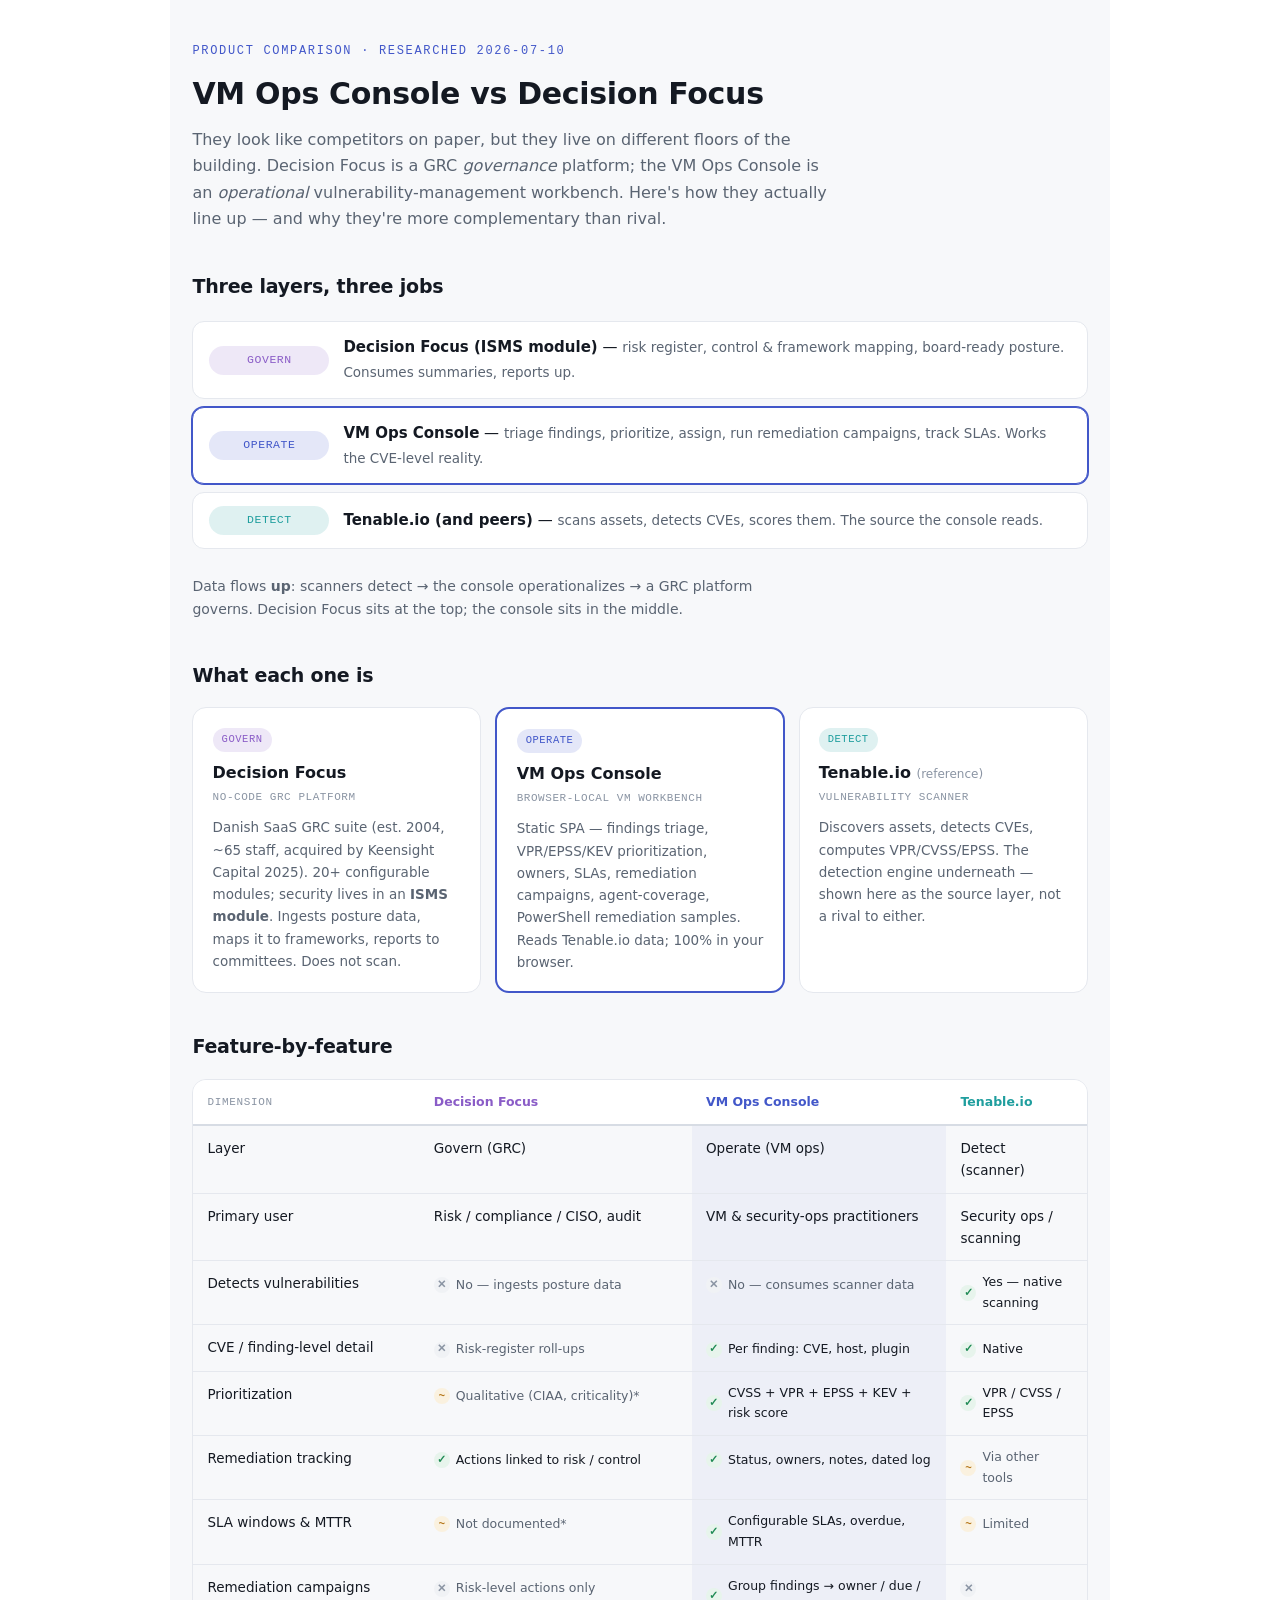
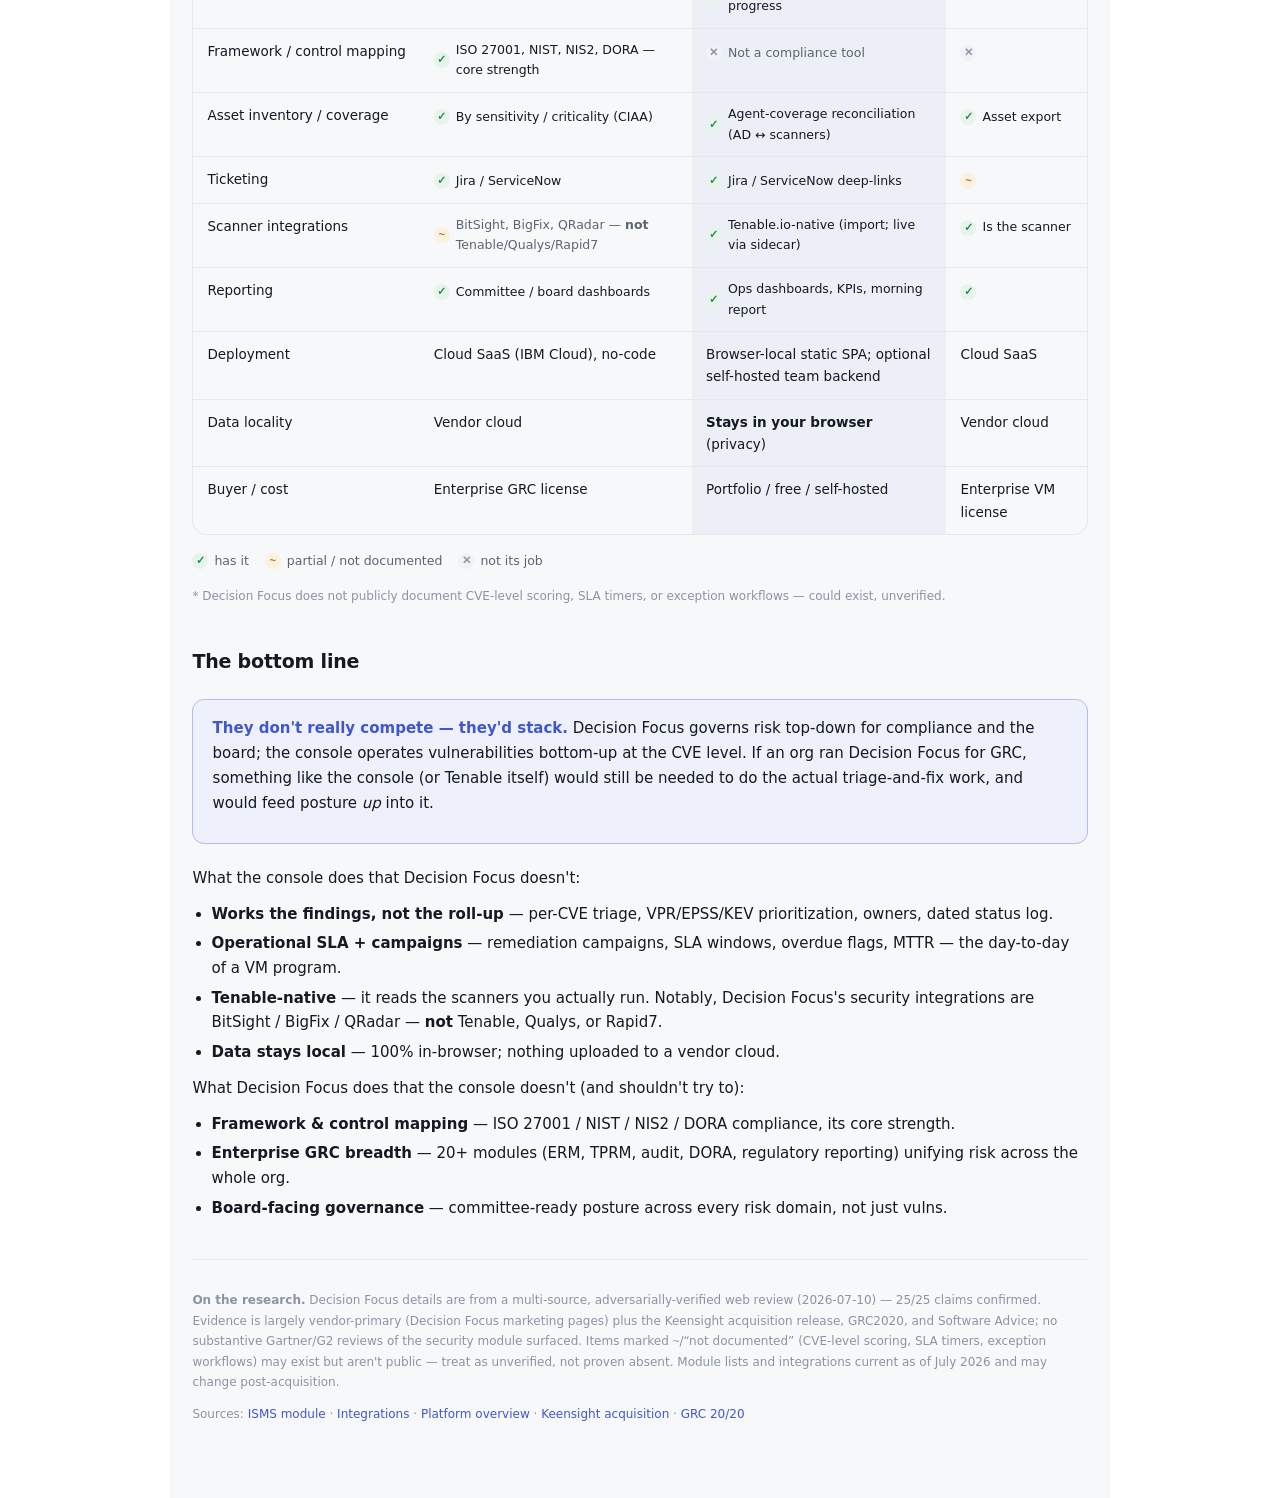
<file: docs/vm-ops-console-vs-decision-focus.html>
<!doctype html>
<html lang="en">
<head>
  <meta charset="utf-8">
  <meta name="viewport" content="width=device-width, initial-scale=1">
  <meta name="robots" content="noindex">
<title>VM Ops Console vs Decision Focus — where each fits</title>
<style>
  :root{
    --bg:#f7f8fa; --panel:#ffffff; --ink:#141922; --soft:#5a6472; --faint:#8a94a3;
    --line:#e5e8ee; --line2:#d7dce4; --accent:#4257c9; --accent-bg:#eef0fb;
    --yes:#1f8a54; --yes-bg:#e7f4ec; --par:#b5771a; --par-bg:#faf1df; --no:#8a94a3; --no-bg:#f0f2f5;
    --gov:#8a5cc7; --op:#4257c9; --det:#1f9e9e;
    --mono:ui-monospace,"SF Mono",Menlo,Consolas,monospace;
    --sans:-apple-system,BlinkMacSystemFont,"Segoe UI",system-ui,sans-serif;
  }
  @media (prefers-color-scheme:dark){:root{
    --bg:#0d1117; --panel:#161c26; --ink:#e8edf4; --soft:#9aa6b4; --faint:#6b7686;
    --line:#232c38; --line2:#2e3a49; --accent:#7c8cf0; --accent-bg:#1b2440;
    --yes:#54c08c; --yes-bg:#12291f; --par:#e0a54a; --par-bg:#2c2411; --no:#6b7686; --no-bg:#1a2029;
    --gov:#b18ce0; --op:#7c8cf0; --det:#3fc2c2;
  }}
  :root[data-theme="dark"]{
    --bg:#0d1117; --panel:#161c26; --ink:#e8edf4; --soft:#9aa6b4; --faint:#6b7686;
    --line:#232c38; --line2:#2e3a49; --accent:#7c8cf0; --accent-bg:#1b2440;
    --yes:#54c08c; --yes-bg:#12291f; --par:#e0a54a; --par-bg:#2c2411; --no:#6b7686; --no-bg:#1a2029;
    --gov:#b18ce0; --op:#7c8cf0; --det:#3fc2c2;
  }
  :root[data-theme="light"]{
    --bg:#f7f8fa; --panel:#ffffff; --ink:#141922; --soft:#5a6472; --faint:#8a94a3;
    --line:#e5e8ee; --line2:#d7dce4; --accent:#4257c9; --accent-bg:#eef0fb;
    --yes:#1f8a54; --yes-bg:#e7f4ec; --par:#b5771a; --par-bg:#faf1df; --no:#8a94a3; --no-bg:#f0f2f5;
    --gov:#8a5cc7; --op:#4257c9; --det:#1f9e9e;
  }
  *{box-sizing:border-box;}
  body{margin:0;}
  .wrap{max-width:940px; margin:0 auto; padding:2.6rem 1.4rem 4rem; background:var(--bg); color:var(--ink);
        font-family:var(--sans); font-size:15px; line-height:1.65; -webkit-font-smoothing:antialiased;}
  .eyebrow{font-family:var(--mono); font-size:12px; letter-spacing:.14em; text-transform:uppercase; color:var(--accent); margin:0 0 .5rem;}
  h1{font-size:30px; font-weight:600; letter-spacing:-.01em; margin:0 0 .5rem; text-wrap:balance;}
  .lede{color:var(--soft); font-size:16px; margin:0 0 2rem; max-width:64ch;}
  h2{font-size:19px; font-weight:600; margin:2.4rem 0 1rem; letter-spacing:-.01em;}
  p{margin:.7rem 0;}

  .stack{display:flex; flex-direction:column; gap:8px; margin:1.2rem 0 2rem;}
  .layer{display:grid; grid-template-columns:120px 1fr; gap:14px; align-items:center; background:var(--panel);
          border:1px solid var(--line); border-radius:12px; padding:13px 16px;}
  .layer .tag{font-family:var(--mono); font-size:11.5px; font-weight:500; letter-spacing:.05em; text-transform:uppercase; padding:5px 10px; border-radius:20px; text-align:center;}
  .layer.gov .tag{color:var(--gov); background:color-mix(in srgb,var(--gov) 14%,transparent);}
  .layer.op  .tag{color:var(--op);  background:color-mix(in srgb,var(--op) 14%,transparent);}
  .layer.det .tag{color:var(--det); background:color-mix(in srgb,var(--det) 14%,transparent);}
  .layer .who{font-weight:600; font-size:15px;}
  .layer .what{color:var(--soft); font-size:13.5px;}
  .layer.op{border-color:var(--accent); box-shadow:0 0 0 1px var(--accent);}

  .cards{display:grid; grid-template-columns:repeat(auto-fit,minmax(250px,1fr)); gap:14px; margin:1rem 0 1rem;}
  .card{background:var(--panel); border:1px solid var(--line); border-radius:14px; padding:1.1rem 1.2rem;}
  .card.hi{border:2px solid var(--accent);}
  .card h3{margin:0 0 2px; font-size:16px; font-weight:600;}
  .card .sub{font-family:var(--mono); font-size:11px; letter-spacing:.05em; text-transform:uppercase; color:var(--faint); margin-bottom:10px;}
  .card p{font-size:13.5px; color:var(--soft); margin:.4rem 0 0;}
  .pill{display:inline-block; font-family:var(--mono); font-size:10.5px; letter-spacing:.05em; text-transform:uppercase; padding:3px 9px; border-radius:20px; margin-bottom:8px;}
  .pill.gov{color:var(--gov); background:color-mix(in srgb,var(--gov) 14%,transparent);}
  .pill.op{color:var(--op); background:color-mix(in srgb,var(--op) 14%,transparent);}
  .pill.det{color:var(--det); background:color-mix(in srgb,var(--det) 14%,transparent);}

  .tblwrap{overflow-x:auto; border:1px solid var(--line); border-radius:14px; margin:1rem 0;}
  table{width:100%; border-collapse:collapse; font-size:13.5px; min-width:720px;}
  thead th{position:sticky; top:0; text-align:left; padding:12px 14px; background:var(--panel); border-bottom:2px solid var(--line2); font-weight:600; font-size:12.5px;}
  thead th.dim{color:var(--faint); font-family:var(--mono); font-size:11px; letter-spacing:.06em; text-transform:uppercase; font-weight:500;}
  thead th.df{color:var(--gov);} thead th.vm{color:var(--op);} thead th.tn{color:var(--det);}
  tbody td{padding:11px 14px; border-bottom:1px solid var(--line); vertical-align:top;}
  tbody tr:last-child td{border-bottom:0;}
  td.k{font-weight:500; color:var(--ink); white-space:nowrap;}
  .vmcol{background:color-mix(in srgb,var(--accent) 5%,transparent);}
  .m{display:inline-flex; align-items:center; gap:6px;}
  .dot{width:16px; height:16px; border-radius:50%; flex:none; display:inline-flex; align-items:center; justify-content:center; font-size:11px; font-weight:700; font-family:var(--mono);}
  .yes .dot{background:var(--yes-bg); color:var(--yes);} .par .dot{background:var(--par-bg); color:var(--par);} .no .dot{background:var(--no-bg); color:var(--no);}
  .m span.t{font-size:12.5px; color:var(--soft);}
  .yes span.t{color:var(--ink);}

  .note{background:var(--accent-bg); border:1px solid color-mix(in srgb,var(--accent) 30%,var(--line)); border-radius:12px; padding:1rem 1.2rem; margin:1.4rem 0;}
  .note b{color:var(--accent);}
  ul{margin:.6rem 0; padding-left:1.2rem;} li{margin:.3rem 0; color:var(--ink);}
  .foot{margin-top:2.4rem; padding-top:1.2rem; border-top:1px solid var(--line); font-size:12px; color:var(--faint); line-height:1.7;}
  .foot a{color:var(--accent); text-decoration:none;} .foot code{font-family:var(--mono); font-size:11.5px;}
  .legend{display:flex; gap:16px; flex-wrap:wrap; font-size:12px; color:var(--soft); margin:.4rem 0 0;}
  .legend .m .t{color:var(--soft);}
</style>
</head>
<body>
<div class="wrap">
  <p class="eyebrow">Product comparison · researched 2026-07-10</p>
  <h1>VM Ops Console vs Decision Focus</h1>
  <p class="lede">They look like competitors on paper, but they live on different floors of the building. Decision Focus is a GRC <em>governance</em> platform; the VM Ops Console is an <em>operational</em> vulnerability-management workbench. Here's how they actually line up — and why they're more complementary than rival.</p>

  <h2>Three layers, three jobs</h2>
  <div class="stack">
    <div class="layer gov"><span class="tag">Govern</span><div><span class="who">Decision Focus (ISMS module)</span> — <span class="what">risk register, control &amp; framework mapping, board-ready posture. Consumes summaries, reports up.</span></div></div>
    <div class="layer op"><span class="tag">Operate</span><div><span class="who">VM Ops Console</span> — <span class="what">triage findings, prioritize, assign, run remediation campaigns, track SLAs. Works the CVE-level reality.</span></div></div>
    <div class="layer det"><span class="tag">Detect</span><div><span class="who">Tenable.io (and peers)</span> — <span class="what">scans assets, detects CVEs, scores them. The source the console reads.</span></div></div>
  </div>
  <p class="lede" style="font-size:14px;margin-top:-.4rem;">Data flows <b>up</b>: scanners detect → the console operationalizes → a GRC platform governs. Decision Focus sits at the top; the console sits in the middle.</p>

  <h2>What each one is</h2>
  <div class="cards">
    <div class="card">
      <span class="pill gov">Govern</span>
      <h3>Decision Focus</h3>
      <div class="sub">No-code GRC platform</div>
      <p>Danish SaaS GRC suite (est. 2004, ~65 staff, acquired by Keensight Capital 2025). 20+ configurable modules; security lives in an <b>ISMS module</b>. Ingests posture data, maps it to frameworks, reports to committees. Does not scan.</p>
    </div>
    <div class="card hi">
      <span class="pill op">Operate</span>
      <h3>VM Ops Console</h3>
      <div class="sub">Browser-local VM workbench</div>
      <p>Static SPA — findings triage, VPR/EPSS/KEV prioritization, owners, SLAs, remediation campaigns, agent-coverage, PowerShell remediation samples. Reads Tenable.io data; 100% in your browser.</p>
    </div>
    <div class="card">
      <span class="pill det">Detect</span>
      <h3>Tenable.io <span style="font-weight:400;color:var(--faint);font-size:12px">(reference)</span></h3>
      <div class="sub">Vulnerability scanner</div>
      <p>Discovers assets, detects CVEs, computes VPR/CVSS/EPSS. The detection engine underneath — shown here as the source layer, not a rival to either.</p>
    </div>
  </div>

  <h2>Feature-by-feature</h2>
  <div class="tblwrap">
    <table>
      <thead><tr>
        <th class="dim">Dimension</th>
        <th class="df">Decision Focus</th>
        <th class="vm">VM Ops Console</th>
        <th class="tn">Tenable.io</th>
      </tr></thead>
      <tbody>
        <tr><td class="k">Layer</td>
          <td>Govern (GRC)</td>
          <td class="vmcol">Operate (VM ops)</td>
          <td>Detect (scanner)</td></tr>
        <tr><td class="k">Primary user</td>
          <td>Risk / compliance / CISO, audit</td>
          <td class="vmcol">VM &amp; security-ops practitioners</td>
          <td>Security ops / scanning</td></tr>
        <tr><td class="k">Detects vulnerabilities</td>
          <td><span class="m no"><span class="dot">✕</span><span class="t">No — ingests posture data</span></span></td>
          <td class="vmcol"><span class="m no"><span class="dot">✕</span><span class="t">No — consumes scanner data</span></span></td>
          <td><span class="m yes"><span class="dot">✓</span><span class="t">Yes — native scanning</span></span></td></tr>
        <tr><td class="k">CVE / finding-level detail</td>
          <td><span class="m no"><span class="dot">✕</span><span class="t">Risk-register roll-ups</span></span></td>
          <td class="vmcol"><span class="m yes"><span class="dot">✓</span><span class="t">Per finding: CVE, host, plugin</span></span></td>
          <td><span class="m yes"><span class="dot">✓</span><span class="t">Native</span></span></td></tr>
        <tr><td class="k">Prioritization</td>
          <td><span class="m par"><span class="dot">~</span><span class="t">Qualitative (CIAA, criticality)*</span></span></td>
          <td class="vmcol"><span class="m yes"><span class="dot">✓</span><span class="t">CVSS + VPR + EPSS + KEV + risk score</span></span></td>
          <td><span class="m yes"><span class="dot">✓</span><span class="t">VPR / CVSS / EPSS</span></span></td></tr>
        <tr><td class="k">Remediation tracking</td>
          <td><span class="m yes"><span class="dot">✓</span><span class="t">Actions linked to risk / control</span></span></td>
          <td class="vmcol"><span class="m yes"><span class="dot">✓</span><span class="t">Status, owners, notes, dated log</span></span></td>
          <td><span class="m par"><span class="dot">~</span><span class="t">Via other tools</span></span></td></tr>
        <tr><td class="k">SLA windows &amp; MTTR</td>
          <td><span class="m par"><span class="dot">~</span><span class="t">Not documented*</span></span></td>
          <td class="vmcol"><span class="m yes"><span class="dot">✓</span><span class="t">Configurable SLAs, overdue, MTTR</span></span></td>
          <td><span class="m par"><span class="dot">~</span><span class="t">Limited</span></span></td></tr>
        <tr><td class="k">Remediation campaigns</td>
          <td><span class="m no"><span class="dot">✕</span><span class="t">Risk-level actions only</span></span></td>
          <td class="vmcol"><span class="m yes"><span class="dot">✓</span><span class="t">Group findings → owner / due / progress</span></span></td>
          <td><span class="m no"><span class="dot">✕</span></span></td></tr>
        <tr><td class="k">Framework / control mapping</td>
          <td><span class="m yes"><span class="dot">✓</span><span class="t">ISO 27001, NIST, NIS2, DORA — core strength</span></span></td>
          <td class="vmcol"><span class="m no"><span class="dot">✕</span><span class="t">Not a compliance tool</span></span></td>
          <td><span class="m no"><span class="dot">✕</span></span></td></tr>
        <tr><td class="k">Asset inventory / coverage</td>
          <td><span class="m yes"><span class="dot">✓</span><span class="t">By sensitivity / criticality (CIAA)</span></span></td>
          <td class="vmcol"><span class="m yes"><span class="dot">✓</span><span class="t">Agent-coverage reconciliation (AD ↔ scanners)</span></span></td>
          <td><span class="m yes"><span class="dot">✓</span><span class="t">Asset export</span></span></td></tr>
        <tr><td class="k">Ticketing</td>
          <td><span class="m yes"><span class="dot">✓</span><span class="t">Jira / ServiceNow</span></span></td>
          <td class="vmcol"><span class="m yes"><span class="dot">✓</span><span class="t">Jira / ServiceNow deep-links</span></span></td>
          <td><span class="m par"><span class="dot">~</span></span></td></tr>
        <tr><td class="k">Scanner integrations</td>
          <td><span class="m par"><span class="dot">~</span><span class="t">BitSight, BigFix, QRadar — <b>not</b> Tenable/Qualys/Rapid7</span></span></td>
          <td class="vmcol"><span class="m yes"><span class="dot">✓</span><span class="t">Tenable.io-native (import; live via sidecar)</span></span></td>
          <td><span class="m yes"><span class="dot">✓</span><span class="t">Is the scanner</span></span></td></tr>
        <tr><td class="k">Reporting</td>
          <td><span class="m yes"><span class="dot">✓</span><span class="t">Committee / board dashboards</span></span></td>
          <td class="vmcol"><span class="m yes"><span class="dot">✓</span><span class="t">Ops dashboards, KPIs, morning report</span></span></td>
          <td><span class="m yes"><span class="dot">✓</span></span></td></tr>
        <tr><td class="k">Deployment</td>
          <td>Cloud SaaS (IBM Cloud), no-code</td>
          <td class="vmcol">Browser-local static SPA; optional self-hosted team backend</td>
          <td>Cloud SaaS</td></tr>
        <tr><td class="k">Data locality</td>
          <td>Vendor cloud</td>
          <td class="vmcol"><b>Stays in your browser</b> (privacy)</td>
          <td>Vendor cloud</td></tr>
        <tr><td class="k">Buyer / cost</td>
          <td>Enterprise GRC license</td>
          <td class="vmcol">Portfolio / free / self-hosted</td>
          <td>Enterprise VM license</td></tr>
      </tbody>
    </table>
  </div>
  <div class="legend">
    <span class="m yes"><span class="dot">✓</span><span class="t">has it</span></span>
    <span class="m par"><span class="dot">~</span><span class="t">partial / not documented</span></span>
    <span class="m no"><span class="dot">✕</span><span class="t">not its job</span></span>
    <span style="color:var(--faint)">* Decision Focus does not publicly document CVE-level scoring, SLA timers, or exception workflows — could exist, unverified.</span>
  </div>

  <h2>The bottom line</h2>
  <div class="note">
    <p style="margin-top:0;"><b>They don't really compete — they'd stack.</b> Decision Focus governs risk top-down for compliance and the board; the console operates vulnerabilities bottom-up at the CVE level. If an org ran Decision Focus for GRC, something like the console (or Tenable itself) would still be needed to do the actual triage-and-fix work, and would feed posture <em>up</em> into it.</p>
  </div>
  <p>What the console does that Decision Focus doesn't:</p>
  <ul>
    <li><b>Works the findings, not the roll-up</b> — per-CVE triage, VPR/EPSS/KEV prioritization, owners, dated status log.</li>
    <li><b>Operational SLA + campaigns</b> — remediation campaigns, SLA windows, overdue flags, MTTR — the day-to-day of a VM program.</li>
    <li><b>Tenable-native</b> — it reads the scanners you actually run. Notably, Decision Focus's security integrations are BitSight / BigFix / QRadar — <b>not</b> Tenable, Qualys, or Rapid7.</li>
    <li><b>Data stays local</b> — 100% in-browser; nothing uploaded to a vendor cloud.</li>
  </ul>
  <p>What Decision Focus does that the console doesn't (and shouldn't try to):</p>
  <ul>
    <li><b>Framework &amp; control mapping</b> — ISO 27001 / NIST / NIS2 / DORA compliance, its core strength.</li>
    <li><b>Enterprise GRC breadth</b> — 20+ modules (ERM, TPRM, audit, DORA, regulatory reporting) unifying risk across the whole org.</li>
    <li><b>Board-facing governance</b> — committee-ready posture across every risk domain, not just vulns.</li>
  </ul>

  <div class="foot">
    <p><b>On the research.</b> Decision Focus details are from a multi-source, adversarially-verified web review (2026-07-10) — 25/25 claims confirmed. Evidence is largely vendor-primary (Decision Focus marketing pages) plus the Keensight acquisition release, GRC2020, and Software Advice; no substantive Gartner/G2 reviews of the security module surfaced. Items marked <code>~</code>/“not documented” (CVE-level scoring, SLA timers, exception workflows) may exist but aren't public — treat as unverified, not proven absent. Module lists and integrations current as of July 2026 and may change post-acquisition.</p>
    <p>Sources: <a href="https://www.decisionfocus.com/solutions/information-security-management-system">ISMS module</a> · <a href="https://www.decisionfocus.com/platform/integrations">Integrations</a> · <a href="https://www.decisionfocus.com/platform/platform-overview">Platform overview</a> · <a href="https://keensight.com/keensight-capital-signs-an-agreement-to-acquire-decision-focus-a-leading-governance-risk-compliance-software-developer/">Keensight acquisition</a> · <a href="https://www.grc2020.com/product/decision-focus/">GRC 20/20</a></p>
  </div>
</div>
</body>
</html>
</file>
<file: vmops.css>
/* VM Ops operational pages (Dashboard / Findings / Import / Settings). Scoped under .vmops
   (set on #app for these views, and on the drawer) so it can't collide with the CVE-intelligence
   views' CSS. Reuses the shell's design tokens; only adds the few it lacks (--ok/--info/--st-*). */
:root { --ok:#2f6b3f; --info:#28415d; }
:root[data-theme="dark"] { --ok:#5cba74; --info:#8fb3dd; }
@media (prefers-color-scheme: dark) { :root:not([data-theme="light"]) { --ok:#5cba74; --info:#8fb3dd; } }
/* Per-status bar colors. Six distinct hues (red / amber / blue / green / violet / grey) rather
   than blue + two near-identical greys, so the status breakdown stays legible for color-blind
   viewers — only one neutral grey, and violet replaces the second grey. */
:root { --st-new:#c0392b; --st-triaged:#b9770b; --st-rem:#2f6fe0; --st-res:#1f9d57; --st-risk:#7d4fd1; --st-fp:#8a8f98; }
:root[data-theme="dark"] { --st-new:#e24b4a; --st-triaged:#ef9f27; --st-rem:#5aa9e6; --st-res:#5cba74; --st-risk:#b487f0; --st-fp:#7a818b; }
@media (prefers-color-scheme: dark) { :root:not([data-theme="light"]) { --st-new:#e24b4a; --st-triaged:#ef9f27; --st-rem:#5aa9e6; --st-res:#5cba74; --st-risk:#b487f0; --st-fp:#7a818b; } }

.vmops .kpis { display:grid; grid-template-columns:repeat(auto-fit,minmax(150px,1fr)); gap:14px; margin:22px 0; }
.vmops .kpi { background:var(--surface); border:1px solid var(--line); border-radius:12px; padding:15px 17px; }
.vmops .kpi .label { font-size:11px; font-weight:600; letter-spacing:1px; text-transform:uppercase; color:var(--faint); }
.vmops .kpi .num { font-family:var(--serif); font-size:30px; line-height:1.1; margin:6px 0 2px; }
.vmops .kpi .sub { font-size:12.5px; color:var(--soft); }
.vmops .kpi.crit .num { color:var(--crit); } .vmops .kpi.ok .num { color:var(--ok); } .vmops .kpi.warn .num { color:var(--high); }

/* "Start here" workflow strip (Ops dashboard) — horizontal stage bar, each stage links into its view */
.vmops .wfstrip { border:1px solid var(--line); border-radius:12px; background:color-mix(in srgb, var(--accent) 4%, var(--surface)); padding:12px 14px; margin:20px 0; }
.vmops .wfstrip-hd { display:flex; align-items:center; justify-content:space-between; gap:10px; }
.vmops .wfstrip-title { font-size:11px; font-weight:600; letter-spacing:1px; text-transform:uppercase; color:var(--faint); }
.vmops .wfstrip-actions { display:flex; align-items:center; gap:10px; }
.vmops .wfstrip-x { font-size:12px; color:var(--soft); background:none; border:none; cursor:pointer; padding:2px 4px; }
.vmops .wfstrip-x:hover { color:var(--accent); }
.vmops .wfstrip-actions #wfTour { color:var(--accent); }
.vmops .wfstrip.collapsed { padding:9px 14px; }
.vmops .wfstrip-row { display:flex; align-items:stretch; gap:4px; margin-top:8px; padding-top:3px; overflow-x:auto; }
.vmops .wfstage { flex:1 1 0; min-width:104px; display:flex; flex-direction:column; gap:2px; text-decoration:none; color:inherit; background:var(--surface); border:1px solid var(--line); border-radius:10px; padding:11px 12px; transition:border-color .12s, transform .12s; }
.vmops .wfstage:hover { border-color:var(--accent); transform:translateY(-1px); }
.vmops .wfstage-top { display:flex; align-items:center; gap:7px; }
.vmops .wfstage-n { flex:none; width:18px; height:18px; border-radius:50%; background:color-mix(in srgb, var(--accent) 15%, transparent); color:var(--accent); font-size:11px; font-weight:700; display:flex; align-items:center; justify-content:center; }
.vmops .wfstage-l { font-size:12.5px; font-weight:600; color:var(--ink); }
.vmops .wfstage-num { font-family:var(--serif); font-size:23px; line-height:1.1; margin-top:3px; }
.vmops .wfstage-num.ok { color:var(--ok); } .vmops .wfstage-num.warn { color:var(--high); }
.vmops .wfstage-sub { font-size:11.5px; color:var(--soft); }
.vmops .wfarrow { flex:none; align-self:center; color:var(--faint); font-size:18px; padding:0 1px; }
.vmops a.backlink { display:inline-flex; align-items:center; gap:5px; font-size:13px; color:var(--soft); text-decoration:none; margin:0 0 14px; }
.vmops a.backlink:hover { color:var(--accent); }
.vmops a.barrow { cursor:pointer; }
.vmops a.barrow:hover .barlabel { color:var(--accent); }
.vmops a.barrow:hover .barfill { filter:brightness(1.12); }
@media (max-width:640px){ .vmops .wfstage { min-width:92px; } .vmops .wfarrow { display:none; } }

.vmops .toolbar { display:flex; flex-wrap:wrap; gap:9px; align-items:center; margin:16px 0 12px; }
.vmops .toolbar input[type=text], .vmops .toolbar select { font-family:var(--sans); font-size:13.5px; color:var(--ink); background:var(--surface); border:1px solid var(--line); border-radius:8px; padding:8px 11px; outline:none; }
.vmops .toolbar input[type=text] { min-width:230px; flex:1; }
.vmops .toolbar input:focus, .vmops .toolbar select:focus { border-color:var(--accent); }
/* visible focus ring for keyboard users (these fields set outline:none) */
.vmops input:focus-visible, .vmops select:focus-visible, .vmops textarea:focus-visible, .drawer textarea:focus-visible { outline:none; border-color:var(--accent); box-shadow:0 0 0 3px color-mix(in srgb, var(--accent) 30%, transparent); }
.vmops .spacer { flex:1; }

/* bulk-action bar (shown when findings are selected) */
.vmops .bulkbar { display:flex; flex-wrap:wrap; gap:9px; align-items:center; margin:0 0 12px; padding:10px 12px; border:1px solid var(--accent); border-radius:10px; background:color-mix(in srgb, var(--accent) 8%, var(--surface)); }
.vmops .bulkbar[hidden] { display:none; }
.vmops .bulkbar .bulkcount { font-size:13px; color:var(--ink); white-space:nowrap; }
.vmops .bulkbar .bulkcount b { font-variant-numeric:tabular-nums; }
.vmops .bulkbar input[type=text] { flex:1; min-width:220px; font-family:var(--sans); font-size:13.5px; color:var(--ink); background:var(--surface); border:1px solid var(--line); border-radius:8px; padding:8px 11px; outline:none; }
.vmops .bulkbar input[type=text]:focus { border-color:var(--accent); }
/* checkbox column */
.vmops table.grid th.selcol, .vmops table.grid td.selcol { width:1%; cursor:default; padding-right:4px; }
.vmops table.grid .selcol input { cursor:pointer; margin:0; vertical-align:middle; }

.vmops .btn { font-family:var(--sans); font-size:13.5px; font-weight:500; color:var(--ink); background:var(--surface); border:1px solid var(--line); border-radius:8px; padding:8px 13px; cursor:pointer; transition:border-color .15s ease; }
.vmops .btn:hover { border-color:var(--accent); }
.vmops .btn.primary { color:var(--paper); background:var(--ink); border-color:var(--ink); }
.vmops .btn.primary:hover { background:var(--accent); border-color:var(--accent); }
.vmops .btn.sm { font-size:12px; padding:5px 9px; }

.vmops .gridwrap { overflow-x:auto; }
.vmops table.grid { width:100%; border-collapse:collapse; font-size:13.5px; }
/* resizable columns: fixed layout so per-column widths are honored; cells clip with ellipsis */
.vmops table.grid.resizable { table-layout:fixed; }
.vmops table.grid.resizable th, .vmops table.grid.resizable td { overflow:hidden; text-overflow:ellipsis; white-space:nowrap; }
.vmops table.grid.resizable td.cid { white-space:normal; }   /* let CVE id + chips wrap */
.vmops table.grid.resizable td.dcell { max-width:none; }
.vmops table.grid th { position:relative; }
.vmops .col-resize { position:absolute; top:0; right:0; width:9px; height:100%; cursor:col-resize; user-select:none; }
.vmops .col-resize:hover { background:color-mix(in srgb, var(--accent) 45%, transparent); }
.vmops table.grid th { text-align:left; font-size:11px; font-weight:600; letter-spacing:.6px; text-transform:uppercase; color:var(--faint); padding:8px 10px; border-bottom:1px solid var(--line); cursor:pointer; white-space:nowrap; user-select:none; }
.vmops table.grid td { padding:9px 10px; border-bottom:1px solid var(--line); vertical-align:middle; }
.vmops table.grid .grid-filterrow th { padding:3px 6px; cursor:default; border-bottom:1px solid var(--line); }
.vmops table.grid .grid-filterrow input { width:100%; box-sizing:border-box; font-family:inherit; font-size:11px; font-weight:400; letter-spacing:normal; text-transform:none; padding:3px 6px; border:1px solid var(--line); border-radius:5px; background:var(--surface); color:var(--ink); }
.vmops table.grid .grid-filterrow input:focus { outline:none; border-color:var(--accent); }
.vmops table.grid .grid-filterrow input::placeholder { color:var(--faint); }
.vmops table.grid tr:hover td { background:color-mix(in srgb, var(--accent) 5%, transparent); }
.vmops table.grid .cid a { font-family:var(--mono); font-size:12.5px; text-decoration:none; }
.vmops table.grid .host { font-family:var(--mono); font-size:12px; color:var(--soft); }
.vmops table.grid .dcell { max-width:300px; color:var(--soft); font-size:12.5px; overflow:hidden; text-overflow:ellipsis; white-space:nowrap; }
.vmops .muted { color:var(--faint); }
.vmops .sortarrow { color:var(--accent); }

.vmops .badge { display:inline-block; font-size:11px; font-weight:600; padding:2px 8px; border-radius:100px; white-space:nowrap; border:1px solid transparent; }
.vmops .badge.crit { color:var(--badge-ink); background:var(--crit); } .vmops .badge.high { color:var(--badge-ink); background:var(--high); }
.vmops .badge.med { color:var(--badge-ink); background:var(--med); } .vmops .badge.low { color:var(--badge-ink); background:var(--low); }
/* exploitation chips (KEV / ransomware / PoC) + priority badge */
.vmops .ichip { display:inline-block; font-size:10px; font-weight:700; letter-spacing:.3px; padding:1px 6px; border-radius:100px; margin-left:5px; vertical-align:middle; }
.vmops .ichip.kev, .vmops .ichip.rw { color:var(--badge-ink); background:var(--crit); }
.vmops .ichip.poc { color:var(--badge-ink); background:var(--high); }
.vmops .ichip.new { color:var(--badge-ink); background:var(--accent); }
.vmops .ichip.recur { color:var(--high); background:color-mix(in srgb,var(--high) 15%,transparent); border:1px solid color-mix(in srgb,var(--high) 45%,transparent); }
.vmops table.grid tr.grouprow { cursor:pointer; background:color-mix(in srgb,var(--accent) 6%,transparent); }
.vmops table.grid tr.grouprow:hover { background:color-mix(in srgb,var(--accent) 11%,transparent); }
.vmops table.grid tr.grouprow td { border-bottom:1px solid var(--line); }
.vmops table.grid tr.grouprow b { font-size:13.5px; }
.vmops .gcaret { display:inline-block; width:14px; color:var(--soft); font-size:11px; }
.vmops table.grid tr.childrow td.cid { padding-left:22px; }
.vmops .pri { display:inline-block; font-size:11px; font-weight:700; padding:2px 9px; border-radius:100px; }
.vmops .pri.p1 { color:var(--badge-ink); background:var(--crit); }
.vmops .pri.p2 { color:var(--badge-ink); background:var(--high); }
.vmops .pri.p3 { color:var(--faint); border:1px solid var(--line); }
.vmops .epss { font-variant-numeric:tabular-nums; font-size:12.5px; }
.vmops .epss.hi { color:var(--crit); font-weight:600; }
.vmops .epss.mid { color:var(--high); }
.vmops .vpr { font-variant-numeric:tabular-nums; font-size:12.5px; }
.vmops .vpr.crit { color:var(--crit); font-weight:700; }
.vmops .vpr.hi { color:var(--high); font-weight:600; }
.vmops .vpr.mid { color:var(--med); }
.vmops .pill-sla { font-size:11.5px; font-weight:600; }
.vmops .pill-sla.overdue { color:var(--crit); } .vmops .pill-sla.soon { color:var(--high); } .vmops .pill-sla.ok { color:var(--ok); } .vmops .pill-sla.done { color:var(--faint); }

.vmops select.status { font-family:var(--sans); font-size:12px; font-weight:600; border-radius:100px; padding:3px 8px; border:1px solid var(--line); background:var(--surface); color:var(--ink); cursor:pointer; }
.vmops select.status[data-s="new"] { color:var(--st-new); border-color:color-mix(in srgb,var(--st-new) 45%,var(--line)); }
.vmops select.status[data-s="triaged"] { color:var(--st-triaged); }
.vmops select.status[data-s="in_remediation"] { color:var(--st-rem); }
.vmops select.status[data-s="resolved"] { color:var(--st-res); }
.vmops select.status[data-s="risk_accepted"] { color:var(--st-risk); }
.vmops select.status[data-s="false_positive"] { color:var(--st-fp); }
.vmops .statuskey { margin:0 0 14px; }
.vmops .statuskey > summary { cursor:pointer; font-size:12.5px; color:var(--soft); width:max-content; padding:2px 0; }
.vmops .statuskey > summary:hover { text-decoration:underline; }
.vmops .statuskey-grid { display:grid; grid-template-columns:repeat(auto-fit,minmax(245px,1fr)); gap:10px 20px; margin:10px 0 8px; }
.vmops .statuskey-item { display:flex; gap:8px; align-items:flex-start; }
.vmops .st-dot { width:10px; height:10px; border-radius:50%; flex:none; margin-top:4px; }
.vmops .st-oc { font-size:10px; text-transform:uppercase; letter-spacing:.04em; color:var(--faint); border:1px solid var(--line); border-radius:20px; padding:0 6px; margin-left:4px; }
.vmops .statuskey-d { font-size:12px; margin-top:2px; }
.vmops .statuskey-note { font-size:12px; margin-top:4px; }
.vmops .tkt { font-size:12px; font-variant-numeric:tabular-nums; }
.vmops a.tkt { color:var(--accent); text-decoration:none; }
.vmops a.tkt:hover { text-decoration:underline; }

.vmops .drop { display:block; border:1.5px dashed var(--line); border-radius:14px; padding:34px 20px; text-align:center; cursor:pointer; background:var(--surface); transition:border-color .15s ease; }
.vmops .drop:hover, .vmops .drop.over { border-color:var(--accent); }
.vmops .drop .dm { font-family:var(--serif); font-size:19px; } .vmops .drop .ds { font-size:13px; color:var(--soft); margin-top:5px; }

.vmops .privacy { display:flex; gap:12px; align-items:flex-start; border:1px solid var(--ok); border-left:4px solid var(--ok); background:color-mix(in srgb, var(--ok) 9%, var(--surface)); border-radius:12px; padding:14px 16px; margin:18px 0; font-size:13.5px; color:var(--soft); }
.vmops .privacy b { color:var(--ink); } .vmops .privacy svg { flex:0 0 auto; width:20px; height:20px; color:var(--ok); margin-top:2px; }
.vmops .privacy.slim { padding:8px 13px; font-size:12.5px; margin:14px 0 4px; align-items:center; }
.vmops .privacy.slim svg { width:16px; height:16px; margin-top:0; }

.vmops .card { background:var(--surface); border:1px solid var(--line); border-radius:12px; padding:18px 20px; margin:14px 0; }
.vmops .field { margin:12px 0; } .vmops .field label { display:block; font-size:12px; font-weight:600; color:var(--soft); margin-bottom:5px; }
.vmops .field input[type=text], .vmops .field input[type=number] { width:100%; max-width:480px; font-family:var(--mono); font-size:13.5px; color:var(--ink); background:var(--paper); border:1px solid var(--line); border-radius:8px; padding:9px 12px; outline:none; }
.vmops .field input:focus { border-color:var(--accent); }
.vmops .grid2 { display:grid; grid-template-columns:repeat(auto-fit,minmax(150px,1fr)); gap:14px; max-width:620px; }
.vmops .empty { text-align:center; color:var(--faint); padding:50px 20px; font-size:14px; }

/* unified data-import grid (one card per source) */
.vmops .import-grouprow { display:flex; align-items:flex-end; justify-content:space-between; gap:12px; margin:22px 0 2px; padding-bottom:4px; border-bottom:1px solid var(--line); }
.vmops .import-grouprow .import-grouphdr { margin:0; padding:0; border:0; }
.vmops .import-open { flex:0 0 auto; white-space:nowrap; }
.vmops .import-grouphdr { font-family:var(--serif); font-weight:500; font-size:17px; margin:22px 0 2px; padding-bottom:4px; border-bottom:1px solid var(--line); }
.vmops .importgrid { display:grid; grid-template-columns:repeat(auto-fill,minmax(280px,1fr)); gap:14px; margin:14px 0; }
.vmops .import-src { margin:0; display:flex; flex-direction:column; }
.vmops .import-src .src-title { font-weight:600; font-size:14.5px; }
.vmops .import-src .src-sub { font-size:12.5px; margin-top:3px; }
.vmops .import-src .src-status { font-size:12.5px; margin:12px 0; flex:1; }
.vmops .import-src .ok-txt { color:var(--ok); font-weight:600; }
.vmops .import-src.soon { opacity:.6; }

/* drawer + toast are body-level overlays; the CVE-intelligence views have no such classes, so these are collision-free */
.drawer-bg { position:fixed; inset:0; background:rgba(0,0,0,.34); z-index:80; display:none; }
.drawer-bg.open { display:block; }
.drawer { position:fixed; top:0; right:0; bottom:0; width:min(520px,94vw); background:var(--paper); border-left:1px solid var(--line); z-index:90; transform:translateX(100%); transition:transform .2s ease; overflow-y:auto; padding:24px; }
.drawer.open { transform:translateX(0); }
.drawer-resize { position:fixed; top:0; bottom:0; width:10px; margin-left:-5px; z-index:95; cursor:ew-resize; display:none; touch-action:none; }
.drawer-resize.open { display:block; }
.drawer-resize::after { content:""; position:absolute; left:50%; top:50%; transform:translate(-50%,-50%); width:3px; height:36px; border-radius:3px; background:var(--line); opacity:.7; transition:background .12s, opacity .12s; }
.drawer-resize:hover::after, .drawer-resize.dragging::after { background:var(--accent); opacity:1; }
.drawer h3 { font-family:var(--serif); font-weight:500; font-size:22px; }
.drawer .overline { font-size:12px; font-weight:600; letter-spacing:2px; text-transform:uppercase; color:var(--faint); }
.drawer .row { display:flex; justify-content:space-between; gap:12px; padding:9px 0; border-bottom:1px solid var(--line); font-size:13.5px; }
.drawer .row .k { color:var(--soft); } .drawer .actions { display:flex; flex-wrap:wrap; gap:9px; margin-top:16px; }
.drawer .remed { margin:16px 0 4px; padding-top:14px; border-top:1px solid var(--line); }
.drawer .remed-h { display:flex; align-items:center; gap:8px; }
.drawer .remed-h .k { font-size:12px; font-weight:600; color:var(--soft); }
.drawer .remed-copy { margin-left:auto; }
.drawer .remed-note { font-size:11px; color:var(--soft); margin-top:7px; }
/* shared by the drawer and the CVE-detail page */
.remed-badge { display:inline-block; font-size:10px; font-weight:700; letter-spacing:.03em; text-transform:uppercase; padding:2px 7px; border-radius:5px; background:var(--accent); color:#fff; vertical-align:middle; }
.remed-badge.gen { background:#8a8f98; }
.remed-title { font-size:13px; font-weight:600; margin:9px 0 6px; color:var(--ink); }
.remed-code { background:#0f1420; color:#e6edf3; border-radius:8px; padding:12px 13px; margin:0; overflow:auto; max-height:340px; font:12px/1.55 ui-monospace,SFMono-Regular,Menlo,Consolas,monospace; white-space:pre; -webkit-overflow-scrolling:touch; }
#cveRemedCopy { font:inherit; font-size:12px; color:var(--soft); background:var(--surface); border:1px solid var(--line); border-radius:6px; padding:5px 13px; cursor:pointer; transition:border-color .15s ease, color .15s ease; }
#cveRemedCopy:hover { border-color:var(--accent); color:var(--ink); }
.vmops .remed-row { display:flex; align-items:center; gap:8px; padding:8px 0; border-bottom:1px solid var(--line); font-size:13px; }
.vmops .remed-row .remed-acts { margin-left:auto; display:flex; gap:6px; flex-shrink:0; }
/* Remediation campaigns */
.vmops .pbar { display:inline-block; width:78px; height:7px; border-radius:4px; background:var(--line); vertical-align:middle; overflow:hidden; }
.vmops .pbar-fill { display:block; height:100%; background:var(--accent); }
.vmops .pbar-num { font-size:11px; color:var(--soft); }
.vmops .camprow { cursor:pointer; }
.vmops .stbadge { display:inline-block; font-size:11px; font-weight:600; padding:2px 9px; border-radius:100px; background:var(--surface); border:1px solid var(--line); color:var(--soft); white-space:nowrap; }
.vmops .stbadge.st-active { background:color-mix(in srgb,var(--info) 15%,transparent); color:var(--info); border-color:color-mix(in srgb,var(--info) 42%,transparent); }
.vmops .stbadge.st-completed { background:color-mix(in srgb,var(--ok) 15%,transparent); color:var(--ok); border-color:color-mix(in srgb,var(--ok) 42%,transparent); }
.vmops .stbadge.st-paused { background:color-mix(in srgb,var(--med) 15%,transparent); color:var(--med); border-color:color-mix(in srgb,var(--med) 42%,transparent); }
.vmops .stbadge.st-cancelled { color:var(--soft); border-color:var(--line); }
.vmops .camp-meta > div { padding:8px 0; border-bottom:1px solid var(--line); font-size:13.5px; }
.vmops .camp-meta > div:last-child { border-bottom:0; }
.vmops .camp-meta .k { display:inline-block; width:92px; color:var(--soft); }
.vmops #gridHost tbody tr.rowfocus td { background:var(--surface); box-shadow:inset 0 0 0 9999px transparent; }
.vmops #gridHost tbody tr.rowfocus td:first-child { box-shadow:inset 3px 0 0 var(--accent); }
.vmops .colmenu { position:relative; display:inline-block; }
.vmops .colmenu > summary { list-style:none; cursor:pointer; }
.vmops .colmenu > summary::-webkit-details-marker { display:none; }
.vmops .colmenu-pop { position:absolute; top:calc(100% + 4px); left:0; z-index:60; background:var(--paper); border:1px solid var(--line); border-radius:10px; box-shadow:0 10px 30px rgba(0,0,0,.18); padding:8px; min-width:150px; max-height:300px; overflow:auto; }
.vmops .colmenu-pop label { display:flex; align-items:center; gap:8px; padding:5px 8px; border-radius:6px; font-size:13px; cursor:pointer; white-space:nowrap; }
.vmops .colmenu-pop label:hover { background:var(--surface); }
.vmops a.kpilink { text-decoration:none; display:block; }
.vmops a.kpilink .kpi { transition:border-color .12s ease, box-shadow .12s ease; }
.vmops a.kpilink:hover .kpi { border-color:var(--accent); box-shadow:0 2px 10px rgba(0,0,0,.08); }
.drawer textarea { width:100%; min-height:90px; font-family:var(--sans); font-size:13.5px; color:var(--ink); background:var(--surface); border:1px solid var(--line); border-radius:8px; padding:10px; outline:none; resize:vertical; margin-top:6px; }
.drawer .x { float:right; background:none; border:0; font-size:22px; color:var(--faint); cursor:pointer; line-height:1; }
.toast { position:fixed; bottom:22px; left:50%; transform:translateX(-50%); background:var(--ink); color:var(--paper); font-size:13.5px; padding:10px 18px; border-radius:100px; z-index:120; opacity:0; transition:opacity .2s ease; pointer-events:none; }
.toast .toast-undo { color:var(--paper); text-decoration:underline; margin-left:10px; font-weight:600; cursor:pointer; pointer-events:auto; }
.toast.show { opacity:1; }

/* ===================== Campaign Tracker (multi-view) ===================== */
.vmops .ct-mount { margin-top: 6px; }
.vmops .ct-tabs { display:flex; gap:2px; overflow-x:auto; border-bottom:1px solid var(--line); margin-bottom:2px; }
.vmops .ct-tab { border:0; background:none; color:var(--faint); font:600 13px var(--sans); padding:8px 12px; cursor:pointer; white-space:nowrap; border-bottom:2px solid transparent; border-radius:7px 7px 0 0; }
.vmops .ct-tab:hover { color:var(--ink); background:color-mix(in srgb,var(--accent) 6%,transparent); }
.vmops .ct-tab.on { color:var(--accent); border-bottom-color:var(--accent); }
.vmops .ct-toolbar { display:flex; flex-wrap:wrap; gap:8px; align-items:center; margin:11px 0; }
.vmops .ct-ctl { font-size:12.5px; color:var(--faint); display:inline-flex; align-items:center; gap:6px; }
.vmops .ct-toolbar select { font:inherit; font-size:12.5px; color:var(--ink); background:var(--surface); border:1px solid var(--line); border-radius:8px; padding:6px 9px; }
.vmops .ct-search { flex:1; min-width:150px; max-width:260px; font:inherit; font-size:12.5px; color:var(--ink); background:var(--surface); border:1px solid var(--line); border-radius:8px; padding:6px 10px; }
.vmops .ct-qfs { display:flex; gap:6px; flex-wrap:wrap; }
.vmops .ct-qf { font-size:11.5px; font-weight:600; padding:5px 11px; border-radius:99px; border:1px solid var(--line); background:var(--surface); color:var(--faint); cursor:pointer; }
.vmops .ct-qf:hover:not(:disabled) { border-color:var(--accent); color:var(--ink); }
.vmops .ct-qf.on { background:color-mix(in srgb,var(--accent) 12%,var(--surface)); border-color:var(--accent); color:var(--accent); }
.vmops .ct-qf:disabled { opacity:.45; cursor:not-allowed; }

/* board */
.vmops .ct-board { display:flex; gap:12px; overflow-x:auto; padding-bottom:8px; align-items:flex-start; }
.vmops .ct-col { flex:0 0 262px; background:color-mix(in srgb,var(--line) 22%,transparent); border:1px solid var(--line); border-radius:12px; display:flex; flex-direction:column; max-height:70vh; }
.vmops .ct-col.drop { outline:2px dashed var(--accent); outline-offset:-2px; background:color-mix(in srgb,var(--accent) 8%,transparent); }
.vmops .ct-colh { display:flex; align-items:center; gap:8px; padding:10px 12px; font-weight:700; font-size:12.5px; border-bottom:1px solid var(--line); }
.vmops .ct-colh .ct-sq { width:9px; height:9px; border-radius:3px; flex:none; }
.vmops .ct-colh .ct-lbl { white-space:nowrap; overflow:hidden; text-overflow:ellipsis; }
.vmops .ct-colh .ct-cnt { margin-left:auto; color:var(--faint); font-weight:600; font-size:12px; }
.vmops .ct-colb { padding:9px; display:flex; flex-direction:column; gap:9px; overflow-y:auto; }
.vmops .ct-card { background:var(--surface); border:1px solid var(--line); border-left:3px solid var(--low); border-radius:10px; padding:10px 11px; cursor:pointer; position:relative; }
.vmops .ct-card:hover { border-color:color-mix(in srgb,var(--accent) 45%,var(--line)); }
.vmops .ct-card.over { box-shadow:0 0 0 1px var(--crit); }
.vmops .ct-card.drag { opacity:.4; }
.vmops .ct-card.sel { outline:2px solid var(--accent); outline-offset:1px; }
.vmops .ct-card:focus { outline:none; }
.vmops .ct-card:focus-visible { outline:2px solid var(--accent); outline-offset:2px; }
.vmops .ct-card.grabbed { outline:2px dashed var(--accent); outline-offset:2px; box-shadow:0 6px 18px rgba(0,0,0,.28); transform:scale(1.015); }
/* visually-hidden, still read by screen readers (keyboard help + live announcements) */
.vmops .ct-sr { position:absolute; width:1px; height:1px; padding:0; margin:-1px; overflow:hidden; clip:rect(0,0,0,0); white-space:nowrap; border:0; }
.vmops .ct-cbox { position:absolute; top:8px; right:8px; width:16px; height:16px; border:1px solid var(--line); border-radius:4px; background:var(--surface); cursor:pointer; opacity:0; display:grid; place-items:center; font-size:11px; color:#fff; }
.vmops .ct-card:hover .ct-cbox { opacity:.9; }
.vmops .ct-cbox.on { background:var(--accent); border-color:var(--accent); opacity:1; }
.vmops .ct-r1 { display:flex; align-items:center; gap:6px; margin-bottom:5px; flex-wrap:wrap; }
.vmops .ct-r1 .cve { font-family:var(--mono); font-size:12px; font-weight:700; text-decoration:none; color:var(--ink); }
.vmops .ct-ttl { font-size:12.5px; line-height:1.3; margin-bottom:8px; color:var(--ink); display:-webkit-box; -webkit-line-clamp:2; -webkit-box-orient:vertical; overflow:hidden; }
.vmops .ct-r2 { display:flex; align-items:center; gap:7px; flex-wrap:wrap; }
.vmops .ct-r2 .host { font-family:var(--mono); font-size:11.5px; color:var(--soft); }
.vmops .ct-epss { font-size:11px; color:var(--faint); }
.vmops .ct-r3 { display:flex; align-items:center; justify-content:space-between; margin-top:9px; padding-top:8px; border-top:1px solid var(--line); }
.vmops .ct-av { width:22px; height:22px; border-radius:50%; display:inline-grid; place-items:center; font-size:10px; font-weight:700; color:#fff; text-shadow:0 1px 1px rgba(0,0,0,.4); }
.vmops .ct-flag { font-size:9.5px; font-weight:800; letter-spacing:.03em; color:var(--high); border:1px solid var(--high); border-radius:4px; padding:0 4px; line-height:15px; }
.vmops .ct-due { font-size:11px; font-weight:600; color:var(--faint); }
.vmops .ct-due.overdue { color:var(--crit); } .vmops .ct-due.soon { color:var(--high); }

/* list */
.vmops .ct-lg { margin-bottom:4px; }
.vmops .ct-lgh { display:flex; align-items:center; gap:9px; padding:8px 6px; cursor:pointer; font-size:13px; border-radius:8px; }
.vmops .ct-lgh:hover { background:color-mix(in srgb,var(--accent) 5%,transparent); }
.vmops .ct-lgh .ct-sq { width:9px; height:9px; border-radius:3px; }
.vmops .ct-lgh .ct-cnt { color:var(--faint); font-weight:600; font-size:12px; }
.vmops .ct-lg.closed .ct-caret { display:inline-block; transform:rotate(-90deg); }
.vmops .ct-lg.closed .ct-lrows { display:none; }
.vmops .ct-lrow { display:grid; grid-template-columns:150px auto 1fr 40px 52px auto; gap:10px; align-items:center; padding:8px 10px; border-bottom:1px solid var(--line); font-size:12.5px; cursor:pointer; }
.vmops .ct-lrow:hover { background:color-mix(in srgb,var(--accent) 5%,transparent); }
.vmops .ct-lrow .cve { font-family:var(--mono); font-weight:700; }
.vmops .ct-lname { color:var(--soft); white-space:nowrap; overflow:hidden; text-overflow:ellipsis; }
.vmops .ct-lrow .host { font-family:var(--mono); font-size:11.5px; color:var(--soft); }
.vmops .ct-lend { display:flex; gap:8px; align-items:center; justify-content:flex-end; }

/* table caption + status pill */
.vmops .ct-tcap { display:flex; align-items:center; justify-content:space-between; gap:10px; margin:2px 0 8px; color:var(--soft); font-size:12px; }
.vmops .ct-tcap b { color:var(--ink); }
.vmops .stbadge.st-new { background:color-mix(in srgb,var(--st-new) 16%,transparent); color:var(--st-new); }
.vmops .stbadge.st-triaged { background:color-mix(in srgb,var(--st-triaged) 16%,transparent); color:var(--st-triaged); }
.vmops .stbadge.st-in_remediation { background:color-mix(in srgb,var(--st-rem) 16%,transparent); color:var(--st-rem); }
.vmops .stbadge.st-resolved { background:color-mix(in srgb,var(--st-res) 16%,transparent); color:var(--st-res); }
.vmops .stbadge.st-risk_accepted { background:color-mix(in srgb,var(--st-risk) 16%,transparent); color:var(--st-risk); }
.vmops .stbadge.st-false_positive { background:color-mix(in srgb,var(--st-fp) 16%,transparent); color:var(--st-fp); }

/* calendar */
.vmops .ct-cal { border:1px solid var(--line); border-radius:12px; overflow:hidden; background:var(--surface); }
.vmops .ct-calh { padding:10px 14px; font-weight:700; border-bottom:1px solid var(--line); }
.vmops .ct-calg { display:grid; grid-template-columns:repeat(7,1fr); }
.vmops .ct-dow { padding:7px 10px; font-size:10.5px; text-transform:uppercase; letter-spacing:.04em; color:var(--faint); border-bottom:1px solid var(--line); font-weight:700; }
.vmops .ct-cell { min-height:80px; border-right:1px solid var(--line); border-bottom:1px solid var(--line); padding:5px 6px; display:flex; flex-direction:column; gap:3px; }
.vmops .ct-cell:nth-child(7n) { border-right:0; }
.vmops .ct-cell.off { background:color-mix(in srgb,var(--line) 14%,transparent); }
.vmops .ct-dn { font-size:11px; color:var(--soft); font-weight:600; }
.vmops .ct-cell.today .ct-dn { background:var(--accent); color:#fff; border-radius:6px; padding:0 6px; width:fit-content; }
.vmops .ct-ev { font-size:10px; color:#fff; border-radius:5px; padding:1px 5px; white-space:nowrap; overflow:hidden; text-overflow:ellipsis; cursor:pointer; }

/* timeline */
.vmops .ct-tl { border:1px solid var(--line); border-radius:12px; background:var(--surface); padding:6px 0; overflow-x:auto; }
.vmops .ct-tlrow { display:grid; grid-template-columns:180px 1fr; align-items:center; gap:12px; padding:5px 14px; font-size:12px; cursor:pointer; }
.vmops .ct-tlrow:hover { background:color-mix(in srgb,var(--accent) 5%,transparent); }
.vmops .ct-tll { white-space:nowrap; overflow:hidden; text-overflow:ellipsis; color:var(--soft); }
.vmops .ct-tll b { color:var(--ink); }
.vmops .ct-tltrack { position:relative; height:18px; min-width:480px; }
.vmops .ct-tlbar { position:absolute; height:10px; top:4px; border-radius:5px; opacity:.9; }
.vmops .ct-tlnow { position:absolute; top:-2px; bottom:-2px; width:2px; background:var(--accent); }
.vmops .ct-tlaxis { display:grid; grid-template-columns:180px 1fr; gap:12px; padding:6px 14px 8px; color:var(--faint); font-size:10.5px; }
.vmops .ct-tlticks { position:relative; height:14px; min-width:480px; }
.vmops .ct-tick { position:absolute; transform:translateX(-50%); white-space:nowrap; }

/* workload */
.vmops .ct-wl { display:flex; flex-direction:column; gap:10px; }
.vmops .ct-wlrow { display:grid; grid-template-columns:150px 1fr 50px; gap:12px; align-items:center; background:var(--surface); border:1px solid var(--line); border-radius:10px; padding:11px 13px; }
.vmops .ct-wlwho { display:flex; align-items:center; gap:9px; font-weight:600; font-size:13px; }
.vmops .ct-wlbar { display:flex; height:20px; border-radius:6px; overflow:hidden; background:color-mix(in srgb,var(--line) 40%,transparent); border:1px solid var(--line); }
.vmops .ct-wseg { height:100%; }
.vmops .ct-wltot { text-align:right; font-weight:700; font-size:14px; }

/* dashboard */
.vmops .ct-dash { display:flex; flex-direction:column; gap:14px; }
.vmops .ct-dgrid { display:grid; grid-template-columns:1.4fr 1fr; gap:14px; }
@media (max-width:760px) { .vmops .ct-dgrid { grid-template-columns:1fr; } }
.vmops .ct-digest { background:linear-gradient(180deg,color-mix(in srgb,var(--accent) 10%,transparent),transparent); border:1px solid var(--accent); border-radius:12px; padding:12px 16px; }
.vmops .ct-digest h3 { margin:0 0 8px; font-size:13px; color:var(--accent); }
.vmops .ct-digest ul { margin:0; padding:0; list-style:none; display:grid; grid-template-columns:1fr 1fr; gap:6px 20px; }
@media (max-width:640px) { .vmops .ct-digest ul { grid-template-columns:1fr; } }
.vmops .ct-digest li { font-size:12.5px; display:flex; gap:8px; align-items:baseline; }
.vmops .ct-digest li .d { width:7px; height:7px; border-radius:50%; flex:none; }

/* activity */
.vmops .ct-feed { display:flex; flex-direction:column; }
.vmops .ct-fitem { display:flex; gap:11px; padding:9px 4px; border-bottom:1px solid var(--line); }
.vmops .ct-fdot { width:8px; height:8px; border-radius:50%; background:var(--accent); flex:none; margin-top:5px; }

/* automations modal */
.vmops.ct-modal { position:fixed; inset:0; display:none; place-items:center; z-index:120; background:rgba(6,10,20,.5); padding:20px; }
.vmops.ct-modal.on { display:grid; }
.vmops.ct-modal .ct-mcard { background:var(--surface); border:1px solid var(--line); border-radius:14px; max-width:540px; width:100%; padding:20px 22px; position:relative; max-height:86vh; overflow:auto; }
.vmops.ct-modal .x { position:absolute; top:12px; right:16px; font-size:20px; background:none; border:0; color:var(--faint); cursor:pointer; }
.vmops .ct-rule { display:flex; gap:11px; align-items:flex-start; padding:11px 0; border-top:1px solid var(--line); }
.vmops .ct-sw { width:32px; height:19px; border-radius:99px; background:var(--line); position:relative; flex:none; margin-top:1px; }
.vmops .ct-sw::after { content:""; position:absolute; top:2px; left:2px; width:15px; height:15px; border-radius:50%; background:#fff; }
.vmops .ct-sw.on { background:var(--ok); } .vmops .ct-sw.on::after { left:15px; }

/* shared empty state (board/list/calendar/timeline/workload) + dashboard filter note */
.vmops .ct-empty { display:flex; flex-direction:column; align-items:center; justify-content:center; gap:10px; text-align:center; padding:56px 20px; color:var(--soft); border:1px dashed var(--line); border-radius:12px; background:color-mix(in srgb,var(--surface) 60%,transparent); }
.vmops .ct-empty-ic { font-size:30px; line-height:1; color:var(--faint); opacity:.7; }
.vmops .ct-empty p { margin:0; font-size:13px; }
.vmops .ct-dnote { font-size:11.5px; margin-bottom:2px; }

/* narrow screens: let the list view wrap instead of overflowing horizontally */
@media (max-width:680px) {
  .vmops .ct-lrow { display:flex; flex-wrap:wrap; gap:6px 10px; }
  .vmops .ct-lrow .ct-lname { flex:1 1 100%; white-space:normal; }
  .vmops .ct-lrow .ct-lend { margin-left:auto; }
}

/* ---- Campaign Manager (portfolio over all campaigns) ---- */
.vmops .badge.warn { background:color-mix(in srgb,var(--high) 18%,transparent); color:var(--high); }
.vmops .pri.p4 { background:color-mix(in srgb,var(--low) 22%,transparent); color:var(--low); }
.vmops .cm-card { background:var(--surface); border:1px solid var(--line); border-radius:10px; padding:10px 11px; cursor:pointer; display:flex; flex-direction:column; gap:6px; }
.vmops .cm-card:hover { border-color:color-mix(in srgb,var(--accent) 45%,var(--line)); }
.vmops .cm-card.risk { border-left:3px solid var(--high); }
.vmops .cm-card.drag { opacity:.4; }
.vmops .cm-c1 { display:flex; align-items:center; gap:7px; font-weight:600; font-size:13px; }
.vmops .cm-c1 a { color:var(--ink); text-decoration:none; }
.vmops .cm-c1 a:hover { color:var(--accent); }
.vmops .cm-c3 { display:flex; align-items:center; gap:8px; font-size:11.5px; }
.vmops .cm-c4 { font-size:11px; }
.vmops .cm-risk { font-size:9.5px; font-weight:800; letter-spacing:.03em; color:var(--high); border:1px solid var(--high); border-radius:4px; padding:0 4px; line-height:15px; }
.vmops .cm-gap .cm-gaphead { display:flex; align-items:center; justify-content:space-between; gap:12px; flex-wrap:wrap; }
.vmops .cm-gaplist { display:flex; flex-direction:column; gap:6px; }
.vmops .cm-gapitem { display:flex; align-items:center; gap:7px; font-size:12.5px; padding:5px 0; border-bottom:1px solid color-mix(in srgb,var(--line) 60%,transparent); }
.vmops .cm-gapitem .host { font-family:var(--mono); font-size:11.5px; color:var(--soft); }
.vmops .cm-card { position:relative; }
.vmops .cm-card:hover .ct-cbox, .vmops .cm-card.sel .ct-cbox { opacity:.9; }
.vmops .cm-card.sel { outline:2px solid var(--accent); outline-offset:1px; }
.vmops .cm-row.sel > td { background:color-mix(in srgb,var(--accent) 9%,transparent); }
.vmops .grid .selcol .ct-cbox { position:static; opacity:.85; margin:0 auto; }

/* Asset inventory + remediations views */
.vmops table.grid td.mono, .vmops .mono { font-family:var(--mono); font-size:12px; }
.vmops table.grid td.risknum { font-variant-numeric:tabular-nums; font-weight:700; }
.vmops .asset-crit, .vmops .asset-owner, .vmops .asset-tags { font-family:inherit; font-size:12.5px; color:var(--ink); background:var(--surface); border:1px solid var(--line); border-radius:6px; padding:5px 7px; }
.vmops .asset-crit:focus, .vmops .asset-owner:focus, .vmops .asset-tags:focus { outline:none; border-color:var(--accent); }
/* Risk-weighting sliders (Settings) */
.vmops .rw-row { display:grid; grid-template-columns:150px 1fr 44px; align-items:center; gap:12px; margin:9px 0; font-size:13px; }
.vmops .rw-row input[type=range] { width:100%; accent-color:var(--accent); }
.vmops .rw-row .rw-val { font-variant-numeric:tabular-nums; font-weight:600; text-align:right; }
/* Risk breakdown (drawer) */
.vmops .rbk { margin:2px 0 0; }
.vmops .rbk-row { display:grid; grid-template-columns:120px 1fr 38px; align-items:center; gap:8px; font-size:12px; margin:3px 0; }
.vmops .rbk-bar { height:8px; border-radius:6px; background:color-mix(in srgb,var(--accent) 10%,transparent); overflow:hidden; }
.vmops .rbk-fill { display:block; height:100%; background:var(--accent); border-radius:6px; }
.vmops .rbk-pts { text-align:right; font-variant-numeric:tabular-nums; color:var(--soft); }

/* Ticket pre-edit modal — URL length meter */
.vmops.ct-modal .field { margin:0 0 12px; }
.vmops.ct-modal .field label { display:block; font-size:12px; font-weight:600; color:var(--soft); margin-bottom:4px; }
.vmops.ct-modal .field input, .vmops.ct-modal .field textarea { width:100%; box-sizing:border-box; color:var(--ink); background:var(--surface); border:1px solid var(--line); border-radius:8px; padding:8px 10px; font-family:inherit; font-size:13.5px; }
.vmops.ct-modal .field input:focus, .vmops.ct-modal .field textarea:focus { outline:none; border-color:var(--accent); }
.vmops .tklen { font-size:12px; border-radius:8px; padding:8px 10px; border:1px solid var(--line); background:var(--panel); }
.vmops .tklen .tklen-n { font-weight:700; font-variant-numeric:tabular-nums; }
.vmops .tklen .tklen-h { color:var(--soft); }
.vmops .tklen.ok { border-color:color-mix(in srgb,var(--ok) 45%,transparent); } .vmops .tklen.ok .tklen-n { color:var(--ok); }
.vmops .tklen.warn { border-color:color-mix(in srgb,var(--high) 45%,transparent); } .vmops .tklen.warn .tklen-n { color:var(--high); }
.vmops .tklen.bad { border-color:color-mix(in srgb,var(--crit) 50%,transparent); } .vmops .tklen.bad .tklen-n { color:var(--crit); }

/* Licenses & SBOM view */
.vmops .sbom-bar { display:grid; grid-template-columns:260px 1fr 40px; align-items:center; gap:10px; margin:6px 0; font-size:12.5px; }
.vmops .sbom-bl { overflow:hidden; text-overflow:ellipsis; white-space:nowrap; }
.vmops .sbom-track { height:12px; border-radius:6px; background:color-mix(in srgb,var(--accent) 8%,transparent); border:1px solid var(--line); overflow:hidden; }
.vmops .sbom-fill { display:block; height:100%; border-radius:6px; }
.vmops .sbom-n { text-align:right; font-variant-numeric:tabular-nums; font-weight:600; }

/* Settings — navigation config subheaders */
.vmops .navcfg-h { font-size:11px; font-weight:700; letter-spacing:.05em; text-transform:uppercase; color:var(--accent); margin:14px 0 8px; }
.vmops .navcfg-h:first-child { margin-top:0; }

/* Responsive Findings table — on narrow viewports the 15-column fixed layout only shows
   the first column before horizontal scroll. Switch to auto layout, drop the resize handles,
   and progressively hide the lowest-priority columns so the essentials fit and stay visible.
   Column order: 1 sel · 2 CVE · 3 Host · 4 Desc · 5 Sev · 6 Priority · 7 EPSS · 8 VPR ·
   9 Status · 10 Ticket · 11 SLA · 12 Owner · 13 Repo · 14 First seen · 15 Open */
@media (max-width:1050px){
  .vmops table.grid.resizable { table-layout:auto; }
  .vmops table.grid.resizable th, .vmops table.grid.resizable td { width:auto !important; }
  .vmops table.grid .col-resize { display:none; }
  .vmops table.grid th:nth-child(8),  .vmops table.grid td:nth-child(8),
  .vmops table.grid th:nth-child(13), .vmops table.grid td:nth-child(13),
  .vmops table.grid th:nth-child(14), .vmops table.grid td:nth-child(14) { display:none; }
}
@media (max-width:820px){
  .vmops table.grid th:nth-child(4),  .vmops table.grid td:nth-child(4),
  .vmops table.grid th:nth-child(10), .vmops table.grid td:nth-child(10),
  .vmops table.grid th:nth-child(12), .vmops table.grid td:nth-child(12) { display:none; }
  .vmops table.grid .dcell { max-width:none; }
}
@media (max-width:560px){
  .vmops table.grid th:nth-child(6),  .vmops table.grid td:nth-child(6),
  .vmops table.grid th:nth-child(11), .vmops table.grid td:nth-child(11) { display:none; }
}
</file>
<file: acd.css>
/* Agent Coverage Dashboard — native page styles, scoped under .acdapp. */
.acdapp .savewrap{position:absolute;top:14px;right:14px;display:flex;align-items:center;gap:6px;z-index:5}
.acdapp .savewrap select, .acdapp .savewrap button{font-size:11px;padding:4px 8px;border-radius:6px;background:var(--panel2);border:1px solid var(--line);color:var(--txt);cursor:pointer}
.acdapp .savewrap button{min-width:50px;text-align:center}
.acdapp .savewrap button:hover{border-color:var(--accent)}
.acdapp .acdtoast{position:fixed;bottom:26px;left:50%;transform:translateX(-50%);background:#0d0f14;color:#fff;border:1px solid var(--line);border-radius:8px;padding:9px 16px;font-size:13px;z-index:200;opacity:0;transition:opacity .2s ease;pointer-events:none}
.acdapp .acdtoast.show{opacity:1}
/* All Agent Coverage chrome tokens are scoped to .acdapp so they never leak onto the shell.
   --bg/--panel/--panel2/--txt/--muted remap onto the app's design tokens; --line/--accent/--crit/
   --high inherit from the shell (so they auto-flip with the global theme). The agent-identity +
   scan-health colours are acd-specific (light base here, dark override below) and can be replaced at
   runtime by the colour-blind palette selector (applyPalette sets them inline on .acdapp). */
.acdapp{
    --bg:var(--paper); --panel:var(--surface); --panel2:color-mix(in srgb, var(--surface) 55%, var(--paper)); --txt:var(--ink); --muted:var(--soft);
    --ok:#1f9d57; --warn:#b58100; --info:#6b7280;
    --me:#8f6a13; --ten:#003f73; --cs:#1f9d57; --noscan:#7c3aed;
  }
:root[data-theme="dark"] .acdapp{ --ok:#3bb273; --warn:#e0a500; --info:#888780; --me:#b9770b; --noscan:#8b5cf6; }
@media (prefers-color-scheme: dark){ :root:not([data-theme="light"]) .acdapp{ --ok:#3bb273; --warn:#e0a500; --info:#888780; --me:#b9770b; --noscan:#8b5cf6; } }
html[data-theme="light"] .acdapp .card, html[data-theme="light"] .acdapp .panel{ box-shadow:0 1px 2px rgba(16,24,40,.06),0 2px 8px rgba(16,24,40,.05); }
.acdapp *{box-sizing:border-box}
.acdapp{margin:0;font-family:-apple-system,BlinkMacSystemFont,"Segoe UI",Roboto,Helvetica,Arial,sans-serif;
    background:var(--bg);color:var(--txt);line-height:1.5}
.acdapp header{padding:18px 28px;border-bottom:1px solid var(--line);display:flex;align-items:center;gap:14px;flex-wrap:wrap}
.acdapp header h1{font-size:19px;margin:0;font-weight:600}
.acdapp header .sub{color:var(--muted);font-size:13px;margin-top:2px}
/* Ops-Dashboard-style header (overline + serif h1 + lede) + a controls toolbar below */
.acdapp .acdhead{padding:14px 0 4px}
.acdapp .acdtools{display:flex;align-items:center;gap:10px;flex-wrap:wrap;padding:0 0 12px;border-bottom:1px solid var(--line)}
.acdapp main{padding:18px 0;max-width:none;margin:0}
.acdapp .priv{font-size:12px;color:var(--ok);border:1px solid color-mix(in srgb,var(--ok) 50%,transparent);border-radius:100px;padding:5px 12px;display:inline-flex;align-items:center;gap:6px}
.acdapp .spacer{flex:1}
.acdapp .btn{font-size:13px;padding:8px 14px;border-radius:8px;border:1px solid var(--line);background:var(--panel2);color:var(--txt);cursor:pointer}
.acdapp .btn:hover{border-color:var(--accent)}
.acdapp .btn.primary{background:var(--accent);border-color:var(--accent);color:#fff}
.acdapp .theme-toggle{background:none;border:1px solid var(--line);border-radius:100px;cursor:pointer;width:34px;height:34px;
    display:inline-flex;align-items:center;justify-content:center;color:var(--muted);font-size:15px}
.acdapp .theme-toggle:hover{border-color:var(--accent);color:var(--txt)}
.acdapp .drop{border:2px dashed var(--line);border-radius:12px;padding:24px;background:var(--panel)}
.acdapp .drop h2{margin:0 0 4px;font-size:17px}
.acdapp .slots{display:grid;grid-template-columns:repeat(4,1fr);gap:12px;margin:16px 0}
@media(max-width:860px){.acdapp .slots{grid-template-columns:repeat(2,1fr)}}
@media(max-width:520px){.acdapp .slots{grid-template-columns:1fr}}
.acdapp .slot{background:var(--panel2);border:1px solid var(--line);border-radius:10px;padding:14px}
.acdapp .slot .t{font-weight:600;font-size:14px;display:flex;align-items:center;gap:8px}
.acdapp .slot .d{font-size:12px;color:var(--muted);margin:4px 0 10px;min-height:2.4em}
.acdapp .slot.loaded{border-color:var(--ok)}
.acdapp .slot .status{font-size:12px;margin-top:8px;color:var(--muted)}
.acdapp .slot.loaded .status{color:var(--ok)}
.acdapp .actions{display:flex;gap:10px;flex-wrap:wrap;margin-top:6px}
.acdapp .cards{display:grid;grid-template-columns:repeat(auto-fit,minmax(165px,1fr));gap:14px;margin:22px 0}
.acdapp .card{background:var(--panel);border:1px solid var(--line);border-radius:12px;padding:16px}
.acdapp .card .l{font-size:12px;color:var(--muted);text-transform:uppercase;letter-spacing:.04em;min-height:2.4em;line-height:1.3}
.acdapp .card .v{font-size:26px;font-weight:700;margin-top:6px}
.acdapp .card .s{font-size:12px;color:var(--muted);margin-top:3px}
.acdapp .panel{background:var(--panel);border:1px solid var(--line);border-radius:12px;padding:18px;margin:18px 0;position:relative}
.acdapp .panel h3{margin:0 0 12px;font-size:16px}
.acdapp .grid2{display:grid;grid-template-columns:1fr 1fr;gap:18px}
@media(max-width:900px){.acdapp .grid2{grid-template-columns:1fr}}
.acdapp .chartbox{position:relative;height:300px}
.acdapp table{width:100%;border-collapse:collapse;font-size:13px}
.acdapp th, .acdapp td{text-align:left;padding:7px 9px;border-bottom:1px solid var(--line);white-space:nowrap}
.acdapp th{color:var(--muted);font-weight:600;font-size:12px;text-transform:uppercase;letter-spacing:.03em;cursor:pointer;position:sticky;top:0;background:var(--panel);z-index:1}
.acdapp td.num, .acdapp th.num{text-align:right}
.acdapp .scrollwrap{overflow:auto;max-height:460px;border:1px solid var(--line);border-radius:8px}
.acdapp #mxBody tr{cursor:pointer}
.acdapp #mxBody tr:hover td{background:color-mix(in srgb,var(--txt) 5%,transparent)}
.acdapp #mxBody tr.sel td{background:color-mix(in srgb,var(--accent) 18%,transparent)}
.acdapp .pill{display:inline-block;font-size:11px;padding:2px 8px;border-radius:100px;font-weight:600}
.acdapp .pill.ok{background:color-mix(in srgb,var(--ok) 22%,transparent);color:var(--ok)}
.acdapp .pill.gap{background:color-mix(in srgb,var(--crit) 22%,transparent);color:var(--crit)}
.acdapp .pill.stale{background:color-mix(in srgb,var(--warn) 22%,transparent);color:var(--warn)}
.acdapp .pill.noscan{background:color-mix(in srgb,var(--noscan) 24%,transparent);color:var(--noscan)}
.acdapp .pill.muted{background:var(--panel2);color:var(--muted)}
.acdapp .controls{display:flex;gap:10px;flex-wrap:wrap;align-items:center;margin-bottom:12px}
.acdapp .controls select, .acdapp .controls input, .acdapp .adrule select, .acdapp .adrule input{background:var(--panel2);border:1px solid var(--line);color:var(--txt);border-radius:7px;padding:7px 10px;font-size:13px}
.acdapp .sub{color:var(--muted);font-size:12px}
.acdapp .hidden{display:none}
.acdapp .bar{height:9px;border-radius:5px;background:var(--panel2);overflow:hidden;min-width:90px;display:inline-block;vertical-align:middle}
.acdapp .bar > span{display:block;height:100%}
.acdapp #loading{position:fixed;inset:0;background:color-mix(in srgb,var(--bg) 80%,transparent);display:none;align-items:center;justify-content:center;z-index:100;flex-direction:column;gap:12px}
.acdapp .spin{width:34px;height:34px;border:3px solid var(--line);border-top-color:var(--accent);border-radius:50%;animation:sp 0.8s linear infinite}
@keyframes sp{to{transform:rotate(360deg)}}
.acdapp .foot{color:var(--muted);font-size:12px;text-align:center;margin:30px 0 12px}
.acdapp .legend{display:flex;gap:14px;flex-wrap:wrap;font-size:12px;color:var(--muted);margin-bottom:8px}
.acdapp .legend span{display:flex;align-items:center;gap:5px}
.acdapp .sw{width:11px;height:11px;border-radius:3px;display:inline-block}
.acdapp .msel{position:relative;display:inline-block}
.acdapp .msel-pop{position:absolute;top:calc(100% + 4px);left:0;z-index:30;background:var(--panel);border:1px solid var(--line);border-radius:8px;padding:8px;min-width:240px;max-width:360px;box-shadow:0 8px 24px rgba(0,0,0,.35)}
.acdapp .msel-head{display:flex;align-items:center;justify-content:space-between;gap:10px;font-size:12px;margin-bottom:6px}
.acdapp .msel-head .modes label{margin-right:8px;cursor:pointer}
.acdapp .msel-head a{cursor:pointer;color:var(--accent)}
.acdapp .msel-list{max-height:240px;overflow:auto;display:flex;flex-direction:column;gap:1px}
.acdapp .msel-list label{display:flex;align-items:center;gap:6px;font-size:12px;padding:3px 5px;border-radius:4px;cursor:pointer;white-space:nowrap}
.acdapp .msel-list label:hover{background:var(--panel2)}
.acdapp .msel-list label span{overflow:hidden;text-overflow:ellipsis;white-space:nowrap;min-width:0}
.acdapp .msel-search{width:100%;margin-bottom:6px;background:var(--panel2);border:1px solid var(--line);color:var(--txt);border-radius:6px;padding:6px 8px;font-size:12px}
.acdapp .pill.invalid{background:color-mix(in srgb,var(--high) 24%,transparent);color:var(--high)}
.acdapp .ftoolbar{display:flex;flex-wrap:wrap;gap:8px;align-items:center}
.acdapp .ftoolbar .fbtn{position:relative}
.acdapp .fbadge{display:inline-block;margin-left:6px;font-size:10px;font-weight:700;padding:1px 6px;border-radius:100px;background:var(--accent);color:#fff}
.acdapp .drawer-backdrop{position:fixed;inset:0;background:rgba(0,0,0,.45);z-index:190}
.acdapp .drawer{position:fixed;top:0;right:0;height:100%;width:min(460px,94vw);background:var(--panel);border-left:1px solid var(--line);z-index:200;overflow:auto;padding:18px 20px;box-shadow:-8px 0 30px rgba(0,0,0,.35);transform:none}
.acdapp .drawer h3{margin:0}
.acdapp .drawer-head{display:flex;align-items:center;justify-content:space-between;gap:10px;margin-bottom:6px}
.acdapp .drawer-close{background:none;border:none;color:var(--muted);font-size:20px;cursor:pointer;line-height:1}
.acdapp .adrule select, .acdapp .adrule input, .acdapp .drawer select, .acdapp .drawer input{background:var(--panel2);border:1px solid var(--line);color:var(--txt);border-radius:7px;padding:7px 10px;font-size:13px}
</file>
<file: tvd.css>
/* Tenable VM Dashboard — native page styles, scoped under .tvdapp. */
.tvdapp *{box-sizing:border-box}
.tvdapp{margin:0;font-family:-apple-system,BlinkMacSystemFont,"Segoe UI",Roboto,Helvetica,Arial,sans-serif;
    background:var(--bg);color:var(--txt);line-height:1.5}
/* All Tenable-dashboard chrome tokens are scoped to .tvdapp so they never leak onto the shell.
   --bg/--panel/--panel2/--txt/--muted remap onto the app's design tokens; the severity/accent
   colours are tvd-specific (light base; dark override below) and can be replaced by the palette selector. */
.tvdapp{
    --bg:var(--paper); --panel:var(--surface); --panel2:color-mix(in srgb, var(--surface) 55%, var(--paper)); --txt:var(--ink); --muted:var(--soft);
    --accent:#2f6fe0; --crit:#c0392b; --high:#b9770b; --med:#2f6fe0; --low:#6b7280; --ok:#1f9d57; --warn:#b58100;
  }
:root[data-theme="dark"] .tvdapp{ --accent:#4f8cff; --crit:#e24b4a; --high:#ef9f27; --med:#378add; --low:#888780; --ok:#3bb273; --warn:#e0a500; }
@media (prefers-color-scheme: dark){ :root:not([data-theme="light"]) .tvdapp{ --accent:#4f8cff; --crit:#e24b4a; --high:#ef9f27; --med:#378add; --low:#888780; --ok:#3bb273; --warn:#e0a500; } }
html[data-theme="light"] .tvdapp .card, html[data-theme="light"] .tvdapp .panel{ box-shadow:0 1px 2px rgba(16,24,40,.06),0 2px 8px rgba(16,24,40,.05); }
html[data-theme="light"] .tvdapp .drop{ box-shadow:0 1px 2px rgba(16,24,40,.05); }
.tvdapp .tvdhead{padding:14px 0 4px}
.tvdapp .tvdhead h1{font-family:var(--serif);font-weight:400;font-size:36px;letter-spacing:-0.5px;margin:0}
.tvdapp .tvdtools{display:flex;align-items:center;gap:10px;flex-wrap:wrap;padding:0 0 14px;border-bottom:1px solid var(--line)}
.tvdapp header{padding:20px 28px;border-bottom:1px solid var(--line);display:flex;align-items:center;
    justify-content:space-between;flex-wrap:wrap;gap:12px}
.tvdapp h1{font-size:20px;margin:0;font-weight:600}
.tvdapp .sub{color:var(--muted);font-size:13px;margin-top:2px}
.tvdapp .priv{font-size:12px;color:var(--ok);border:1px solid var(--ok);border-radius:6px;padding:9px 11px;display:inline-flex;align-items:center;justify-content:center;text-align:center;line-height:1.2}
@keyframes spin{to{transform:rotate(360deg)}}
.tvdapp main{padding:24px 0;max-width:none;margin:0}
.tvdapp .drop{border:2px dashed var(--line);border-radius:12px;padding:34px;text-align:center;background:var(--panel);
    transition:.15s;cursor:pointer}
.tvdapp .drop.hover{border-color:var(--accent);background:var(--panel2)}
.tvdapp .drop h2{margin:0 0 6px;font-size:17px;font-weight:600}
.tvdapp .drop p{margin:4px 0;color:var(--muted);font-size:13px}
.tvdapp .btn{background:var(--accent);color:#fff;border:none;border-radius:8px;padding:9px 16px;font-size:14px;
    cursor:pointer;font-weight:500}
.tvdapp .btn.ghost{background:transparent;border:1px solid var(--line);color:var(--txt)}
.tvdapp .theme-toggle{background:none;border:1px solid var(--line);border-radius:100px;cursor:pointer;
    width:34px;height:34px;display:inline-flex;align-items:center;justify-content:center;
    color:var(--muted);transition:border-color .2s ease,color .2s ease,transform .2s ease;font-size:15px;line-height:1}
.tvdapp .theme-toggle:hover{border-color:var(--accent);color:var(--txt);transform:rotate(12deg)}
.tvdapp .btn.sample{background:#6b5bd2;color:#fff;border:none}
.tvdapp .btn.xlsx{background:#217346;color:#fff;border:none}
.tvdapp .btn:hover{filter:brightness(1.08)}
.tvdapp .row{display:flex;gap:10px;flex-wrap:wrap;justify-content:center;margin-top:14px}
.tvdapp .cards{display:grid;grid-template-columns:repeat(auto-fit,minmax(165px,1fr));gap:14px;margin:22px 0}
.tvdapp .card{background:var(--panel);border:1px solid var(--line);border-radius:12px;padding:16px}
.tvdapp .card{display:flex;flex-direction:column}
.tvdapp .card .l{font-size:12px;color:var(--muted);text-transform:uppercase;letter-spacing:.04em;min-height:2.6em;line-height:1.3}
.tvdapp .card .v{font-size:26px;font-weight:700;margin-top:6px}
.tvdapp .card .v.s{font-size:26px}
.tvdapp .grid2{display:grid;grid-template-columns:1fr 1fr;gap:18px}
@media(max-width:820px){.tvdapp .grid2{grid-template-columns:1fr}}
.tvdapp .panel{background:var(--panel);border:1px solid var(--line);border-radius:12px;padding:18px;margin:18px 0;position:relative}
.tvdapp .savewrap{position:absolute;top:12px;right:14px;display:flex;align-items:center;gap:6px;z-index:5}
.tvdapp .savewrap select, .tvdapp .savewrap button{font-size:11px;padding:4px 8px;border-radius:6px;
    background:var(--panel2);border:1px solid var(--line);color:var(--txt);cursor:pointer}
.tvdapp .savewrap button{min-width:52px;text-align:center}
.tvdapp .savewrap button:hover{border-color:var(--accent)}
.tvdapp .savewrap.savebottom{position:static;justify-content:flex-end;margin-top:12px}
.tvdapp .savewrap .saving{opacity:.6;pointer-events:none}
.tvdapp .toast{position:fixed;bottom:26px;left:50%;transform:translateX(-50%);background:#0d0f14;color:#fff;
    border:1px solid var(--line);border-radius:8px;padding:9px 16px;font-size:13px;z-index:200;
    opacity:0;transition:opacity .2s ease;pointer-events:none}
.tvdapp .toast.show{opacity:1}
.tvdapp .panel > h3{padding-right:215px}
.tvdapp .panel h3{margin:0 0 14px;font-size:15px;font-weight:600}
.tvdapp table{width:100%;border-collapse:collapse;font-size:13px}
.tvdapp th, .tvdapp td{text-align:left;padding:8px 10px;border-bottom:1px solid var(--line)}
.tvdapp th{color:var(--muted);font-weight:600;font-size:12px;text-transform:uppercase;letter-spacing:.03em}
.tvdapp td.num, .tvdapp th.num{text-align:right}
.tvdapp .pill{display:inline-block;padding:2px 8px;border-radius:20px;font-size:11px;font-weight:600}
.tvdapp .pill.ok{background:color-mix(in srgb, var(--ok) 18%, transparent);color:var(--ok)}
.tvdapp .pill.over{background:color-mix(in srgb, var(--crit) 18%, transparent);color:var(--crit)}
.tvdapp .sev-Critical{color:var(--crit);font-weight:600}
.tvdapp .sev-High{color:var(--high);font-weight:600}
.tvdapp .sev-Medium{color:var(--med)}
.tvdapp .sev-Low{color:var(--low)}
.tvdapp .chartbox{position:relative;height:260px}
.tvdapp .hostinput, .tvdapp .slainp{width:64px;background:var(--panel2);border:1px solid var(--line);color:var(--txt);
    border-radius:6px;padding:4px 6px;font-size:13px;text-align:right}
.tvdapp .wif{width:78px;background:var(--panel2);border:1px solid var(--line);color:var(--txt);
    border-radius:6px;padding:4px 6px;font-size:13px;text-align:right}
.tvdapp .wif:focus{border-color:var(--accent);outline:none}
.tvdapp .scrollwrap{overflow:auto;border:0.5px solid var(--line);border-radius:8px}
.tvdapp .scrollwrap table{margin:0}
.tvdapp .scrollwrap thead th{position:sticky;top:0;background:var(--panel);z-index:1}
.tvdapp .hidden{display:none}
.tvdapp .foot{color:var(--muted);font-size:12px;margin:30px 0 10px;text-align:center}
.tvdapp a{color:var(--accent)}
@media print{.tvdapp @page{margin:14mm}.tvdapp{background:#fff;color:#000}.tvdapp header .row, .tvdapp .drop, .tvdapp .noprint, .tvdapp #jumpBar, .tvdapp .savewrap{display:none!important}.tvdapp header{position:static;border-color:#ccc}.tvdapp .panel, .tvdapp .card{break-inside:avoid;border-color:#ccc;box-shadow:none}.tvdapp .scrollwrap{max-height:none!important;overflow:visible!important;border-color:#ccc}.tvdapp .panel h3{break-after:avoid}.tvdapp .priv{color:#000;border-color:#000}.tvdapp a{color:#000;text-decoration:none}
  }
/* responsive — every selector scoped to .tvdapp so it can't restyle the shell on mobile */
  @media(max-width:760px){
    .tvdapp header{padding:14px 16px}
    .tvdapp main{padding:16px}
    .tvdapp h1{font-size:18px}
    .tvdapp .cards{grid-template-columns:repeat(auto-fit,minmax(130px,1fr));gap:10px}
    .tvdapp .card .v{font-size:22px}
    .tvdapp header .row{gap:6px}
    .tvdapp header .row select,.tvdapp header .row .btn{font-size:12px;padding:6px 9px}
    .tvdapp .chartbox{height:240px}
    .tvdapp .panel{padding:14px}
    .tvdapp table{font-size:12px}
    .tvdapp th,.tvdapp td{padding:6px 7px}
    .tvdapp .savewrap{position:static;margin-top:6px;justify-content:flex-end}
    .tvdapp .panel>h3{padding-right:0}
  }
</file>
<file: wiz.css>
/* Wiz CNAPP dashboard — scoped styles, using the app's shared design tokens
   (--crit/--high/--med/--low, --accent, --surface, --paper, --ink, --soft,
   --faint, --line, --badge-ink, --serif, --sans) so it matches the other
   dashboards in light and dark themes. */
.wizapp { max-width: 1180px; margin: 0 auto; padding: 8px 4px 40px; color: var(--ink); }
.wizhead .overline { text-transform: uppercase; letter-spacing: .08em; font-size: 12px; font-weight: 700; color: var(--accent); }
.wizhead h1 { margin: 4px 0 6px; font-family: var(--serif); }
.wizhead .lede { color: var(--soft); max-width: 780px; }
.wiztools { display: flex; align-items: center; gap: 12px; flex-wrap: wrap; margin: 10px 0 18px; }
.wiz-sample { font-size: 12px; font-weight: 700; color: var(--high); background: color-mix(in srgb, var(--high) 12%, transparent); border: 1px solid color-mix(in srgb, var(--high) 45%, transparent); border-radius: 999px; padding: 4px 10px; }
.wiztools .priv { font-size: 12px; color: var(--faint); }

.wiz-kpis { display: grid; grid-template-columns: repeat(6, 1fr); gap: 12px; margin-bottom: 18px; }
.wiz-kpi { background: var(--surface); border: 1px solid var(--line); border-radius: 12px; padding: 14px; }
.wiz-kpi-v { font-family: var(--serif); font-size: 28px; font-weight: 700; line-height: 1; }
.wiz-kpi-l { font-size: 12px; font-weight: 600; margin-top: 6px; color: var(--ink); }
.wiz-kpi-s { font-size: 11px; color: var(--faint); margin-top: 2px; }
.wiz-kpi.crit { border-color: color-mix(in srgb, var(--crit) 45%, var(--line)); } .wiz-kpi.crit .wiz-kpi-v { color: var(--crit); }
.wiz-kpi.high { border-color: color-mix(in srgb, var(--high) 45%, var(--line)); } .wiz-kpi.high .wiz-kpi-v { color: var(--high); }

.wiz-grid2 { display: grid; grid-template-columns: 1fr 1fr; gap: 16px; margin-bottom: 16px; }
.wiz-card { background: var(--surface); border: 1px solid var(--line); border-radius: 12px; padding: 16px 18px; margin-bottom: 16px; }
.wiz-card h3 { margin: 0 0 10px; font-size: 15px; color: var(--ink); }
.wiz-cardnote { font-size: 12.5px; color: var(--soft); margin: -4px 0 12px; line-height: 1.45; }
.wiz-note { font-size: 11.5px; color: var(--faint); margin-top: 10px; }

.wiz-bar { display: grid; grid-template-columns: 200px 1fr 40px; align-items: center; gap: 10px; margin: 7px 0; font-size: 13px; }
.wiz-bar-l { color: var(--ink); }
.wiz-bar-track { background: color-mix(in srgb, var(--accent) 8%, transparent); border: 1px solid var(--line); border-radius: 6px; height: 14px; overflow: hidden; }
.wiz-bar-fill { display: block; height: 100%; border-radius: 6px; }
.wiz-bar-n { text-align: right; font-variant-numeric: tabular-nums; font-weight: 600; color: var(--ink); }
.wiz-gap { font-size: 11px; color: var(--high); margin-left: 6px; }

.wiz-path { border: 1px solid var(--line); border-left-width: 4px; border-radius: 10px; padding: 11px 13px; margin: 9px 0; background: var(--paper); }
.wiz-path.wiz-critical { border-left-color: var(--crit); }
.wiz-path.wiz-high { border-left-color: var(--high); }
.wiz-path.wiz-medium { border-left-color: var(--med); }
.wiz-path-head { display: flex; align-items: center; gap: 10px; flex-wrap: wrap; }
.wiz-path-rule { font-weight: 600; font-size: 13.5px; color: var(--ink); }
.wiz-cloud { font-weight: 700; font-size: 12px; }
.wiz-path-status { margin-left: auto; font-size: 11px; color: var(--faint); text-transform: uppercase; letter-spacing: .04em; }
.wiz-path-entity { font-family: var(--mono, ui-monospace, Menlo, monospace); font-size: 12px; color: var(--soft); margin: 4px 0 8px; }
.wiz-chain { display: flex; align-items: center; gap: 6px; flex-wrap: wrap; }
.wiz-step { background: var(--surface); border: 1px solid var(--line); border-radius: 6px; padding: 3px 8px; font-size: 11.5px; color: var(--ink); }
.wiz-arrow { color: var(--faint); font-weight: 700; }

.wiz-sev { display: inline-block; min-width: 16px; text-align: center; font-size: 10.5px; font-weight: 800; color: var(--badge-ink); border-radius: 4px; padding: 1px 5px; letter-spacing: .02em; }
.wiz-sev.wiz-critical { background: var(--crit); } .wiz-sev.wiz-high { background: var(--high); }
.wiz-sev.wiz-medium { background: var(--med); } .wiz-sev.wiz-low { background: var(--low); }

.wiz-table { width: 100%; border-collapse: collapse; font-size: 12.5px; }
.wiz-table th { text-align: left; font-size: 11px; text-transform: uppercase; letter-spacing: .04em; color: var(--faint); border-bottom: 1px solid var(--line); padding: 6px 8px; }
.wiz-table td { padding: 6px 8px; border-bottom: 1px solid var(--line); vertical-align: middle; color: var(--ink); }
.wiz-table .mono { font-family: var(--mono, ui-monospace, Menlo, monospace); }
.wiz-atype { font-size: 10.5px; color: var(--faint); }
.wiz-tag { font-size: 10px; font-weight: 700; border-radius: 4px; padding: 1px 6px; }
.wiz-tag.kev { background: color-mix(in srgb, var(--crit) 16%, transparent); color: var(--crit); }
.wiz-tag.exp { background: color-mix(in srgb, var(--high) 16%, transparent); color: var(--high); }

.wiz-foot { font-size: 11.5px; color: var(--faint); margin-top: 14px; line-height: 1.5; }

@media (max-width: 900px) {
  .wiz-kpis { grid-template-columns: repeat(2, 1fr); }
  .wiz-grid2 { grid-template-columns: 1fr; }
  .wiz-bar { grid-template-columns: 140px 1fr 34px; }
}
</file>
<file: scanner.css>
/* Shared styles for the scanner dashboards (Qualys, Rapid7). Uses the app's
   shared design tokens so they match the other dashboards in light and dark. */
.scapp { max-width: 1180px; margin: 0 auto; padding: 8px 4px 40px; color: var(--ink); }
.schead .overline { text-transform: uppercase; letter-spacing: .08em; font-size: 12px; font-weight: 700; color: var(--accent); }
.schead h1 { margin: 4px 0 6px; font-family: var(--serif); }
.schead .lede { color: var(--soft); max-width: 800px; }
.sctools { display: flex; align-items: center; gap: 12px; flex-wrap: wrap; margin: 10px 0 18px; }
.sc-sample { font-size: 12px; font-weight: 700; color: var(--high); background: color-mix(in srgb, var(--high) 12%, transparent); border: 1px solid color-mix(in srgb, var(--high) 45%, transparent); border-radius: 999px; padding: 4px 10px; }
.sctools .priv { font-size: 12px; color: var(--faint); }

.sc-kpis { display: grid; grid-template-columns: repeat(6, 1fr); gap: 12px; margin-bottom: 18px; }
.sc-kpi { background: var(--surface); border: 1px solid var(--line); border-radius: 12px; padding: 14px; }
.sc-kpi-v { font-family: var(--serif); font-size: 28px; font-weight: 700; line-height: 1; }
.sc-kpi-l { font-size: 12px; font-weight: 600; margin-top: 6px; color: var(--ink); }
.sc-kpi-s { font-size: 11px; color: var(--faint); margin-top: 2px; }
.sc-kpi.crit { border-color: color-mix(in srgb, var(--crit) 45%, var(--line)); } .sc-kpi.crit .sc-kpi-v { color: var(--crit); }
.sc-kpi.high { border-color: color-mix(in srgb, var(--high) 45%, var(--line)); } .sc-kpi.high .sc-kpi-v { color: var(--high); }

.sc-grid2 { display: grid; grid-template-columns: 1fr 1fr; gap: 16px; margin-bottom: 16px; }
.sc-card { background: var(--surface); border: 1px solid var(--line); border-radius: 12px; padding: 16px 18px; margin-bottom: 16px; }
.sc-card h3 { margin: 0 0 10px; font-size: 15px; color: var(--ink); }
.sc-cardnote { font-size: 12.5px; color: var(--soft); margin: -4px 0 12px; line-height: 1.45; }
.sc-note { font-size: 11.5px; color: var(--faint); margin-top: 10px; }

.sc-bar { display: grid; grid-template-columns: 200px 1fr 40px; align-items: center; gap: 10px; margin: 7px 0; font-size: 13px; }
.sc-bar-l { color: var(--ink); }
.sc-bar-track { background: color-mix(in srgb, var(--accent) 8%, transparent); border: 1px solid var(--line); border-radius: 6px; height: 14px; overflow: hidden; }
.sc-bar-fill { display: block; height: 100%; border-radius: 6px; }
.sc-bar-n { text-align: right; font-variant-numeric: tabular-nums; font-weight: 600; color: var(--ink); }

.sc-rem { border: 1px solid var(--line); border-left-width: 4px; border-left-color: var(--accent); border-radius: 10px; padding: 11px 13px; margin: 9px 0; background: var(--paper); }
.sc-rem-head { display: flex; align-items: center; gap: 10px; flex-wrap: wrap; }
.sc-rem-title { font-weight: 600; font-size: 13.5px; color: var(--ink); }
.sc-rem-metric { margin-left: auto; font-size: 12px; color: var(--soft); font-variant-numeric: tabular-nums; }
.sc-rem-sub { font-size: 12px; color: var(--soft); margin-top: 4px; }
.sc-rem-sub .mono { font-family: var(--mono, ui-monospace, Menlo, monospace); }

.sc-sev { display: inline-block; min-width: 16px; text-align: center; font-size: 10.5px; font-weight: 800; color: var(--badge-ink); border-radius: 4px; padding: 1px 5px; letter-spacing: .02em; }
.sc-sev.crit { background: var(--crit); } .sc-sev.high { background: var(--high); }
.sc-sev.med { background: var(--med); } .sc-sev.low { background: var(--low); }

.sc-table { width: 100%; border-collapse: collapse; font-size: 12.5px; }
.sc-table th { text-align: left; font-size: 11px; text-transform: uppercase; letter-spacing: .04em; color: var(--faint); border-bottom: 1px solid var(--line); padding: 6px 8px; }
.sc-table td { padding: 6px 8px; border-bottom: 1px solid var(--line); vertical-align: middle; color: var(--ink); }
.sc-table .mono { font-family: var(--mono, ui-monospace, Menlo, monospace); }
.sc-sub { font-size: 10.5px; color: var(--faint); }
.sc-risk { font-variant-numeric: tabular-nums; font-weight: 700; }
.sc-tag { font-size: 10px; font-weight: 700; border-radius: 4px; padding: 1px 6px; margin-right: 3px; display: inline-block; }
.sc-tag.kev { background: color-mix(in srgb, var(--crit) 16%, transparent); color: var(--crit); }
.sc-tag.exp { background: color-mix(in srgb, var(--high) 16%, transparent); color: var(--high); }
.sc-tag.mal { background: color-mix(in srgb, var(--crit) 20%, transparent); color: var(--crit); }
.sc-tag.status { background: color-mix(in srgb, var(--accent) 14%, transparent); color: var(--accent); }

.sc-foot { font-size: 11.5px; color: var(--faint); margin-top: 14px; line-height: 1.5; }

/* Coverage matrix */
.cov-matrix th.cov-vh { text-align: center; white-space: nowrap; }
.cov-matrix td.cov-c { text-align: center; }
.cov-yes { color: var(--ok); font-size: 13px; }
.cov-no { color: var(--faint); opacity: .5; }
.cov-matrix tr.cov-gaprow td { background: color-mix(in srgb, var(--crit) 7%, transparent); }

@media (max-width: 900px) {
  .sc-kpis { grid-template-columns: repeat(2, 1fr); }
  .sc-grid2 { grid-template-columns: 1fr; }
  .sc-bar { grid-template-columns: 140px 1fr 34px; }
}
</file>
<file: pscan.css>
/* Prompt Scanner — native page styles, scoped under .pscan. */
.pscan *{ box-sizing:border-box; margin:0; padding:0; }
.pscan{ font-family:var(--sans); background:var(--paper); color:var(--ink); line-height:1.6; font-size:16px; -webkit-font-smoothing:antialiased; --info:var(--soft); }
.pscan .wrap{ max-width:none; margin:0; padding:0 0 60px; }
.pscan header.view{ padding:18px 0 14px; }
.pscan .privacy{ margin-top:12px; font-size:13px; color:var(--faint); }
.pscan .privacy b{ color:var(--soft); }
.pscan .controls{ display:flex; gap:10px; flex-wrap:wrap; align-items:center; margin:24px 0 12px; }
.pscan input#fname{ font-family:ui-monospace,monospace; font-size:13px; padding:8px 11px; border:1px solid var(--line); border-radius:8px; background:var(--surface); color:var(--ink); min-width:200px; }
.pscan button{ font-family:var(--sans); font-size:14px; border:1px solid var(--line); background:var(--surface); color:var(--ink); border-radius:8px; padding:9px 15px; cursor:pointer; transition:border-color .15s,background .15s; }
.pscan button:hover{ border-color:var(--accent); }
.pscan button.go{ background:var(--accent); color:#fff; border-color:var(--accent); font-weight:500; }
.pscan button.go:hover{ filter:brightness(1.08); }
.pscan .samples{ margin-left:auto; display:flex; gap:8px; }
.pscan .samples span{ font-size:12px; color:var(--faint); align-self:center; }
.pscan textarea{ width:100%; min-height:230px; font-family:ui-monospace,SFMono-Regular,Menlo,monospace; font-size:13px; line-height:1.55; padding:14px; border:1px solid var(--line); border-radius:10px; background:var(--surface); color:var(--ink); resize:vertical; }
.pscan textarea.drag{ border-color:var(--accent); border-style:dashed; }
.pscan .scorebar{ display:flex; align-items:center; gap:16px; margin:22px 0 6px; padding:16px 18px; border:1px solid var(--line); border-radius:12px; background:var(--surface); }
.pscan .score{ font-family:var(--serif); font-size:38px; font-weight:600; line-height:1; }
.pscan .band{ font-size:12px; font-weight:600; letter-spacing:1.5px; text-transform:uppercase; padding:4px 10px; border-radius:100px; border:1px solid currentColor; }
.pscan .b-CRITICAL{color:var(--crit);}
.pscan .b-ELEVATED{color:var(--high);}
.pscan .b-LOW{color:var(--low);}
.pscan .b-CLEAN{color:#2e8b57;}
.pscan .scoremeta{ color:var(--soft); font-size:14px; }
.pscan .surface-tag{ font-family:ui-monospace,monospace; font-size:12px; color:var(--faint); }
.pscan .finding{ border:1px solid var(--line); border-left-width:4px; border-radius:8px; padding:13px 16px; margin-top:12px; background:var(--paper); }
.pscan .f-CRITICAL{border-left-color:var(--crit);}
.pscan .f-HIGH{border-left-color:var(--high);}
.pscan .f-MEDIUM{border-left-color:var(--med);}
.pscan .f-LOW{border-left-color:var(--low);}
.pscan .f-INFO{border-left-color:var(--info);}
.pscan .frow{ display:flex; align-items:baseline; gap:10px; flex-wrap:wrap; }
.pscan .sev{ font-size:11px; font-weight:700; letter-spacing:.8px; padding:2px 7px; border-radius:5px; color:#fff; }
.pscan .s-CRITICAL{background:var(--crit);}
.pscan .s-HIGH{background:var(--high);}
.pscan .s-MEDIUM{background:var(--med);}
.pscan .s-LOW{background:var(--low);}
.pscan .s-INFO{background:var(--info);}
.pscan .rid{ font-family:ui-monospace,monospace; font-size:12px; color:var(--faint); }
.pscan .ftitle{ font-weight:600; }
.pscan .floc{ font-family:ui-monospace,monospace; font-size:12px; color:var(--soft); margin-left:auto; }
.pscan .snippet{ font-family:ui-monospace,monospace; font-size:12.5px; background:var(--surface); border-radius:6px; padding:7px 10px; margin:9px 0; overflow-x:auto; white-space:pre-wrap; word-break:break-word; }
.pscan .why{ font-size:14px; color:var(--soft); }
.pscan .fix{ font-size:13.5px; color:var(--ink); margin-top:5px; }
.pscan .fix b{ color:var(--accent); }
.pscan .clean-msg{ margin-top:16px; padding:18px; border:1px solid var(--line); border-radius:10px; color:var(--soft); }
.pscan footer{ margin-top:40px; padding-top:18px; border-top:1px solid var(--line); font-size:13px; color:var(--faint); }
.pscan footer a{ color:var(--accent); text-decoration:none; }
</file>
<file: campaigns-v2/campaigns-v2.css>
/* ===== Campaigns v2 (vulnerability-manager clone) — scoped under #cv2root =====
 * Generated by the P4 mechanical prefix transform (blueprint §D / cv2_spec_cloneCss).
 * Source: scratchpad/vulnerability-manager/styles.css
 * Every selector is scoped to the #cv2root mount root so nothing leaks onto the
 * console. Class renames (.pill->.c2pill .chip->.c2chip .tag->.c2tag .stat->.c2stat
 * .badge->.c2badge .toolbar->.c2toolbar .drawer->.c2drawer .toast->.c2toast) and id
 * renames (#app->#cv2root #sidebar->#cv2-sidebar #main->#cv2-main #topbar->#cv2-topbar
 * #mobileMenuBtn->#cv2-mobileMenuBtn) match the JS the sibling agent produces.
 * Keyframes renamed slideIn->cv2slideIn, pop->cv2pop.
 * Overlays confined to the pane: #cv2root is position:relative;overflow:hidden and
 * .scrim/.c2drawer/.toasts/#cv2-sidebar are absolute (ctx-menu left fixed — see note). */

/* theme tokens — scoped to the mount root, never the global :root */
#cv2root{
  --accent:#7b68ee; --accent-2:#fd71af; --accent-3:#49ccf9;
  --bg:#ffffff; --bg-2:#f7f8f9; --bg-3:#eef0f3;
  --sidebar:#fbfbfd; --panel:#ffffff;
  --border:#e5e7ec; --border-2:#d9dce3;
  --text:#2a2e34; --text-2:#5b6270; --muted:#8b909c;
  --shadow:0 4px 16px rgba(20,20,40,.10); --shadow-lg:0 12px 40px rgba(20,20,40,.18);
  --red:#e8506e; --amber:#f5a623; --green:#2ecc8f; --blue:#3b82f6; --gray:#9aa0ab;
  --radius:8px; --sb-w:264px;
  --font:-apple-system,BlinkMacSystemFont,"Segoe UI",Inter,Roboto,Helvetica,Arial,sans-serif;
}
#cv2root[data-theme="dark"]{
  --bg:#1a1a22; --bg-2:#15151c; --bg-3:#24242f;
  --sidebar:#121218; --panel:#1e1e27;
  --border:#2c2c38; --border-2:#3a3a48;
  --text:#e8e9ee; --text-2:#b3b6c0; --muted:#868a96;
  --shadow:0 4px 16px rgba(0,0,0,.4); --shadow-lg:0 14px 44px rgba(0,0,0,.55);
}
#cv2root *{box-sizing:border-box}
#cv2root{height:100%}
#cv2root{margin:0;font-family:var(--font);font-size:14px;color:var(--text);background:var(--bg);-webkit-font-smoothing:antialiased}
#cv2root button,#cv2root input,#cv2root select,#cv2root textarea{font:inherit;color:inherit}
#cv2root a{color:inherit;text-decoration:none;cursor:pointer}
#cv2root .hidden{display:none !important}
#cv2root ::-webkit-scrollbar{width:10px;height:10px}
#cv2root ::-webkit-scrollbar-thumb{background:var(--border-2);border-radius:6px;border:2px solid transparent;background-clip:content-box}
#cv2root ::-webkit-scrollbar-track{background:transparent}

/* the clone grid root IS #cv2root — confined to the pane (position:relative;overflow:hidden),
 * bounded height (100dvh minus the console nav+wrap band; 180px is a placeholder to tune). */
/* Full-bleed: break out of the console's centered .wrap column and fill the whole
   window below the nav. top is set precisely at runtime (cv2Fit) to the nav's height. */
#cv2root{display:grid;grid-template-columns:var(--sb-w) 1fr;position:fixed;top:64px;left:0;right:0;bottom:0;height:auto;overflow:hidden}
/* when the sidebar is hidden it leaves the grid flow, so main must own the only column */
#cv2root.sb-collapsed{grid-template-columns:1fr}
#cv2root.sb-collapsed #cv2-sidebar{display:none}
/* the collapse control lives in the sidebar, so expose a way back in the topbar */
#cv2root.sb-collapsed #cv2-mobileMenuBtn{display:grid}

/* ===== Sidebar ===== */
#cv2root #cv2-sidebar{background:var(--sidebar);border-right:1px solid var(--border);display:flex;flex-direction:column;min-width:0;overflow:hidden}
#cv2root .sb-head{display:flex;align-items:center;gap:6px;padding:12px 10px 8px}
#cv2root .workspace{display:flex;align-items:center;gap:9px;flex:1;padding:5px 6px;border-radius:6px;cursor:pointer;min-width:0}
#cv2root .workspace:hover{background:var(--bg-3)}
#cv2root .ws-avatar{width:26px;height:26px;border-radius:7px;display:grid;place-items:center;font-size:11px;font-weight:700;color:#fff;background:linear-gradient(135deg,var(--accent),var(--accent-2));flex:none}
#cv2root .ws-name{font-weight:650;font-size:14px;white-space:nowrap;overflow:hidden;text-overflow:ellipsis}
#cv2root .icon-btn{background:none;border:0;cursor:pointer;color:var(--text-2);width:28px;height:28px;border-radius:6px;display:grid;place-items:center;font-size:15px;flex:none}
#cv2root .icon-btn:hover{background:var(--bg-3);color:var(--text)}
#cv2root .icon-btn.sm{width:22px;height:22px;font-size:15px;line-height:1}

#cv2root .sb-search{display:flex;align-items:center;gap:7px;margin:2px 12px 10px;padding:6px 9px;background:var(--bg-3);border-radius:7px;border:1px solid transparent}
#cv2root .sb-search:focus-within{border-color:var(--accent);background:var(--panel)}
#cv2root .sb-search-ico{font-size:12px;opacity:.6}
#cv2root .sb-search input{flex:1;background:none;border:0;outline:0;font-size:13px;min-width:0}
#cv2root .sb-search kbd{font-size:10px;background:var(--bg);border:1px solid var(--border);border-radius:4px;padding:1px 5px;color:var(--muted)}

#cv2root .sb-nav{padding:0 8px 8px;display:flex;flex-direction:column;gap:1px}
#cv2root .sb-link{display:flex;align-items:center;gap:10px;padding:7px 10px;border-radius:6px;font-size:13.5px;font-weight:500;color:var(--text-2)}
#cv2root .sb-link:hover{background:var(--bg-3);color:var(--text)}
#cv2root .sb-link.active{background:color-mix(in srgb,var(--accent) 14%,transparent);color:var(--accent);font-weight:600}
#cv2root .sb-link .ico{font-size:13px;width:16px;text-align:center;flex:none}
#cv2root .c2pill{margin-left:auto;background:var(--bg-3);color:var(--text-2);font-size:10.5px;font-weight:700;padding:1px 6px;border-radius:9px}
#cv2root .sb-link.active .c2pill{background:var(--accent);color:#fff}

#cv2root .sb-section-head{display:flex;align-items:center;justify-content:space-between;padding:8px 16px 4px;font-size:11px;font-weight:700;letter-spacing:.06em;text-transform:uppercase;color:var(--muted);border-top:1px solid var(--border);margin-top:2px}
#cv2root .space-tree{flex:1;overflow-y:auto;padding:2px 8px 12px}

#cv2root .tree-row{display:flex;align-items:center;gap:6px;padding:5px 8px;border-radius:6px;cursor:pointer;font-size:13.5px;color:var(--text-2);user-select:none;position:relative}
#cv2root .tree-row:hover{background:var(--bg-3);color:var(--text)}
#cv2root .tree-row.active{background:color-mix(in srgb,var(--accent) 14%,transparent);color:var(--accent);font-weight:600}
#cv2root .tree-row .caret{width:14px;flex:none;font-size:9px;color:var(--muted);transition:transform .12s;display:grid;place-items:center}
#cv2root .tree-row .caret.open{transform:rotate(90deg)}
#cv2root .tree-row .dot{width:9px;height:9px;border-radius:3px;flex:none}
#cv2root .tree-row .tr-name{flex:1;white-space:nowrap;overflow:hidden;text-overflow:ellipsis}
#cv2root .tree-row .tr-count{font-size:10.5px;color:var(--muted);font-weight:600}
#cv2root .tree-row .tr-actions{display:none;gap:2px}
#cv2root .tree-row:hover .tr-actions{display:flex}
#cv2root .tree-row:hover .tr-count{display:none}
#cv2root .tree-kids{margin-left:14px;border-left:1px solid var(--border);padding-left:3px}
#cv2root .tree-row.lvl-space{font-weight:650;color:var(--text)}
#cv2root .tree-row .ico-sm{font-size:12px;width:15px;text-align:center;flex:none;opacity:.75}

#cv2root .sb-foot{display:flex;gap:2px;padding:8px;border-top:1px solid var(--border)}
#cv2root .sb-foot-btn{flex:1;background:none;border:0;cursor:pointer;padding:7px 4px;border-radius:6px;color:var(--text-2);font-size:11px;display:flex;flex-direction:column;align-items:center;gap:3px}
#cv2root .sb-foot-btn:hover{background:var(--bg-3);color:var(--text)}
#cv2root .sb-foot-btn .ico{font-size:14px}

/* ===== Main ===== */
#cv2root #cv2-main{display:flex;flex-direction:column;min-width:0;overflow:hidden;background:var(--bg)}
#cv2root #cv2-topbar{display:flex;align-items:center;justify-content:space-between;gap:12px;padding:10px 18px;border-bottom:1px solid var(--border);flex:none}
#cv2root .tb-left{display:flex;align-items:center;gap:8px;min-width:0}
#cv2root .tb-right{display:flex;align-items:center;gap:10px}
#cv2root .breadcrumb{display:flex;align-items:center;gap:6px;font-size:13px;color:var(--muted);min-width:0;flex-wrap:wrap}
#cv2root .breadcrumb b{color:var(--text);font-size:16px;font-weight:680}
#cv2root .breadcrumb .sep{opacity:.5}
#cv2root .breadcrumb a:hover{color:var(--accent)}
#cv2root .only-mobile{display:none}

#cv2root .btn{background:var(--bg-3);border:1px solid transparent;border-radius:7px;padding:6px 12px;font-size:13px;font-weight:600;cursor:pointer;display:inline-flex;align-items:center;gap:6px;color:var(--text)}
#cv2root .btn:hover{background:var(--border)}
#cv2root .btn.primary{background:linear-gradient(135deg,var(--accent),#8a79f0);color:#fff}
#cv2root .btn.primary:hover{filter:brightness(1.08)}
#cv2root .btn.ghost{background:none;border:1px solid var(--border-2);color:var(--text-2)}
#cv2root .btn.ghost:hover{background:var(--bg-3);color:var(--text)}
#cv2root .btn.danger{background:var(--red);color:#fff}
#cv2root .btn.sm{padding:4px 9px;font-size:12px}

#cv2root .avatar{width:28px;height:28px;border-radius:50%;display:grid;place-items:center;font-size:10.5px;font-weight:700;color:#fff;flex:none;border:2px solid var(--panel)}
#cv2root .avatar.sm{width:22px;height:22px;font-size:9px}
#cv2root .avatar.me{background:linear-gradient(135deg,#3b82f6,#49ccf9)}
#cv2root .avatar-stack{display:flex}
#cv2root .avatar-stack .avatar+.avatar{margin-left:-8px}

#cv2root .timer-chip{display:flex;align-items:center;gap:7px;background:color-mix(in srgb,var(--green) 15%,transparent);color:var(--green);border:1px solid color-mix(in srgb,var(--green) 40%,transparent);padding:4px 10px;border-radius:20px;font-size:12px;font-weight:700;cursor:pointer}

/* ===== View bar / tabs ===== */
#cv2root .viewbar{display:flex;align-items:center;gap:2px;padding:0 18px;border-bottom:1px solid var(--border);flex:none;overflow-x:auto}
#cv2root .vtab{padding:9px 12px;font-size:13px;font-weight:600;color:var(--muted);cursor:pointer;border-bottom:2px solid transparent;white-space:nowrap;display:flex;align-items:center;gap:6px;background:none;border-top:0;border-left:0;border-right:0}
#cv2root .vtab:hover{color:var(--text)}
#cv2root .vtab.active{color:var(--accent);border-bottom-color:var(--accent)}

/* ===== Toolbar ===== */
#cv2root .c2toolbar{display:flex;align-items:center;gap:8px;padding:9px 18px;border-bottom:1px solid var(--border);flex:none;flex-wrap:wrap}
#cv2root .tool{display:flex;align-items:center;gap:5px;background:none;border:1px solid transparent;border-radius:6px;padding:4px 9px;font-size:12.5px;font-weight:600;color:var(--text-2);cursor:pointer}
#cv2root .tool:hover{background:var(--bg-3);color:var(--text)}
#cv2root .tool.on{background:color-mix(in srgb,var(--accent) 13%,transparent);color:var(--accent)}
#cv2root .tool select{background:none;border:0;outline:0;font-size:12.5px;font-weight:600;cursor:pointer}
#cv2root .tool-spacer{flex:1}
#cv2root .c2chip{display:inline-flex;align-items:center;gap:5px;background:var(--bg-3);border-radius:14px;padding:3px 5px 3px 10px;font-size:11.5px;font-weight:600}
#cv2root .c2chip button{background:none;border:0;cursor:pointer;color:var(--muted);font-size:13px;line-height:1;padding:0 3px}
#cv2root .c2chip button:hover{color:var(--red)}

#cv2root .content{flex:1;overflow:auto;position:relative}

/* ===== Generic table/list view ===== */
#cv2root .group{margin:0 0 4px}
#cv2root .group-head{display:flex;align-items:center;gap:9px;padding:9px 18px;position:sticky;top:0;background:var(--bg);z-index:5;cursor:pointer;border-bottom:1px solid var(--border)}
#cv2root .group-head:hover{background:var(--bg-2)}
#cv2root .status-badge{display:inline-flex;align-items:center;gap:6px;font-size:11px;font-weight:750;text-transform:uppercase;letter-spacing:.04em;color:#fff;padding:3px 9px;border-radius:5px}
#cv2root .group-count{font-size:11.5px;color:var(--muted);font-weight:650}
#cv2root .group-caret{font-size:9px;color:var(--muted);transition:transform .12s}
#cv2root .group-caret.open{transform:rotate(90deg)}

#cv2root .trow{display:grid;grid-template-columns:26px minmax(0,1fr) 130px 108px 92px 74px 72px;gap:10px;align-items:center;padding:0 18px;height:38px;border-bottom:1px solid var(--border);cursor:pointer;font-size:13.5px}
#cv2root .trow:hover{background:var(--bg-2)}
#cv2root .trow.done .t-name{color:var(--muted);text-decoration:line-through}
#cv2root .trow .t-name{display:flex;align-items:center;gap:8px;min-width:0}
#cv2root .trow .t-name span.nm{flex:1 1 auto;min-width:3ch;white-space:nowrap;overflow:hidden;text-overflow:ellipsis}
#cv2root .trow .t-name .subcount,#cv2root .trow .t-name .c2tag,#cv2root .trow .t-name .group-caret{flex:none}
#cv2root .trow .cell{display:flex;align-items:center;gap:6px;font-size:12px;color:var(--text-2);min-width:0}
#cv2root .thead{display:grid;grid-template-columns:26px minmax(0,1fr) 130px 108px 92px 74px 72px;gap:10px;padding:0 18px;height:32px;align-items:center;font-size:11px;font-weight:700;text-transform:uppercase;letter-spacing:.05em;color:var(--muted);border-bottom:1px solid var(--border);position:sticky;top:0;background:var(--bg);z-index:6}

#cv2root .checkbox{width:17px;height:17px;border:1.8px solid var(--border-2);border-radius:50%;display:grid;place-items:center;cursor:pointer;flex:none;font-size:9px;color:transparent;transition:.12s}
#cv2root .checkbox:hover{border-color:var(--green)}
#cv2root .checkbox.on{background:var(--green);border-color:var(--green);color:#fff}

#cv2root .prio{font-size:13px;line-height:1;cursor:pointer}
#cv2root .prio-1{color:var(--red)} #cv2root .prio-2{color:var(--amber)} #cv2root .prio-3{color:var(--blue)} #cv2root .prio-4{color:var(--gray)}
#cv2root .due{font-size:12px;font-weight:600;padding:2px 7px;border-radius:5px}
#cv2root .due.over{color:var(--red);background:color-mix(in srgb,var(--red) 13%,transparent)}
#cv2root .due.today{color:var(--amber);background:color-mix(in srgb,var(--amber) 15%,transparent)}
#cv2root .due.soon{color:var(--text-2)}
#cv2root .c2tag{font-size:10.5px;font-weight:700;padding:2px 7px;border-radius:4px;white-space:nowrap}
#cv2root .subcount{font-size:10.5px;color:var(--muted);background:var(--bg-3);padding:1px 6px;border-radius:9px;font-weight:650}

#cv2root .addrow{display:flex;align-items:center;gap:8px;padding:7px 18px;color:var(--muted);font-size:13px;cursor:pointer;border-bottom:1px solid var(--border)}
#cv2root .addrow:hover{color:var(--accent);background:var(--bg-2)}
#cv2root .addrow input{flex:1;background:none;border:0;outline:0;font-size:13.5px}

/* ===== Board ===== */
#cv2root .board{display:flex;gap:12px;padding:16px 18px;align-items:flex-start;min-height:100%;overflow-x:auto}
#cv2root .bcol{background:var(--bg-2);border-radius:10px;width:288px;flex:none;display:flex;flex-direction:column;max-height:calc(100vh - 210px)}
#cv2root .bcol.dragover{outline:2px dashed var(--accent);outline-offset:-2px}
#cv2root .bcol-head{display:flex;align-items:center;gap:8px;padding:11px 12px 9px;flex:none}
#cv2root .bcol-body{overflow-y:auto;padding:0 9px 9px;display:flex;flex-direction:column;gap:8px;flex:1;min-height:44px}
#cv2root .card{background:var(--panel);border:1px solid var(--border);border-radius:9px;padding:10px 11px;cursor:pointer;box-shadow:0 1px 2px rgba(0,0,0,.05)}
#cv2root .card:hover{border-color:var(--accent)}
#cv2root .card.dragging{opacity:.4}
#cv2root .card-top{display:flex;align-items:flex-start;gap:8px;margin-bottom:7px}
#cv2root .card-name{flex:1;font-size:13.5px;font-weight:550;line-height:1.35}
#cv2root .card-meta{display:flex;align-items:center;gap:7px;flex-wrap:wrap}
#cv2root .card-tags{display:flex;gap:4px;flex-wrap:wrap;margin-bottom:7px}
#cv2root .bcol-add{padding:8px 12px;color:var(--muted);font-size:12.5px;cursor:pointer;font-weight:600;flex:none}
#cv2root .bcol-add:hover{color:var(--accent)}

/* ===== Calendar ===== */
#cv2root .cal{padding:14px 18px}
#cv2root .cal-head{display:grid;grid-template-columns:repeat(7,minmax(0,1fr));gap:6px;margin-bottom:6px}
#cv2root .cal-dow{font-size:11px;font-weight:700;text-transform:uppercase;color:var(--muted);text-align:center;letter-spacing:.05em}
#cv2root .cal-grid{display:grid;grid-template-columns:repeat(7,minmax(0,1fr));gap:6px}
#cv2root .cal-cell{min-width:0;background:var(--bg-2);border:1px solid var(--border);border-radius:8px;min-height:104px;padding:6px;display:flex;flex-direction:column;gap:4px}
#cv2root .cal-cell.other{opacity:.42}
#cv2root .cal-cell.today{border-color:var(--accent);background:color-mix(in srgb,var(--accent) 7%,transparent)}
#cv2root .cal-dnum{font-size:11.5px;font-weight:700;color:var(--text-2)}
#cv2root .cal-cell.today .cal-dnum{color:var(--accent)}
#cv2root .cal-task{font-size:11px;padding:3px 6px;border-radius:5px;background:var(--panel);border-left:3px solid var(--gray);cursor:pointer;white-space:nowrap;overflow:hidden;text-overflow:ellipsis}
#cv2root .cal-task:hover{background:var(--bg-3)}

/* ===== Gantt ===== */
#cv2root .gantt{padding:0;overflow:auto;min-height:100%}
#cv2root .g-wrap{display:grid;grid-template-columns:230px 1fr;min-width:min-content}
#cv2root .g-left{border-right:1px solid var(--border);background:var(--bg);position:sticky;left:0;z-index:4}
#cv2root .g-lh,#cv2root .g-th{height:36px;border-bottom:1px solid var(--border);display:flex;align-items:center;padding:0 12px;font-size:11px;font-weight:700;text-transform:uppercase;color:var(--muted);letter-spacing:.05em;background:var(--bg);position:sticky;top:0;z-index:3}
#cv2root .g-lrow{height:34px;border-bottom:1px solid var(--border);display:flex;align-items:center;padding:0 12px;font-size:12.5px;gap:7px;cursor:pointer;white-space:nowrap;overflow:hidden}
#cv2root .g-lrow:hover{background:var(--bg-2)}
#cv2root .g-lrow .nm{overflow:hidden;text-overflow:ellipsis}
#cv2root .g-right{position:relative}
#cv2root .g-days{display:flex;height:36px;position:sticky;top:0;background:var(--bg);z-index:3;border-bottom:1px solid var(--border)}
#cv2root .g-day{width:34px;flex:none;border-right:1px solid var(--border);font-size:10px;text-align:center;color:var(--muted);display:flex;flex-direction:column;justify-content:center;line-height:1.2}
#cv2root .g-day.wk{background:var(--bg-2)}
#cv2root .g-day.today{background:color-mix(in srgb,var(--accent) 16%,transparent);color:var(--accent);font-weight:800}
#cv2root .g-row{height:34px;border-bottom:1px solid var(--border);position:relative}
#cv2root .g-row:hover{background:var(--bg-2)}
#cv2root .g-bar{position:absolute;top:6px;height:22px;border-radius:5px;display:flex;align-items:center;padding:0 8px;font-size:11px;font-weight:650;color:#fff;cursor:pointer;white-space:nowrap;overflow:hidden;box-shadow:0 1px 3px rgba(0,0,0,.18)}
#cv2root .g-bar:hover{filter:brightness(1.1)}
#cv2root .g-grid{position:absolute;inset:36px 0 0 0;display:flex;pointer-events:none}
#cv2root .g-gcol{width:34px;flex:none;border-right:1px solid var(--border)}
#cv2root .g-gcol.wk{background:color-mix(in srgb,var(--text) 3%,transparent)}

/* ===== Dashboard / Home ===== */
#cv2root .dash{padding:18px;display:grid;gap:14px;grid-template-columns:repeat(auto-fit,minmax(280px,1fr))}
#cv2root .card-panel{background:var(--panel);border:1px solid var(--border);border-radius:11px;padding:15px 16px}
#cv2root .card-panel h3{margin:0 0 12px;font-size:13px;font-weight:700;text-transform:uppercase;letter-spacing:.05em;color:var(--muted)}
#cv2root .stat-row{display:grid;grid-template-columns:repeat(auto-fit,minmax(120px,1fr));gap:12px;margin-bottom:0}
#cv2root .c2stat{background:var(--panel);border:1px solid var(--border);border-radius:11px;padding:13px 15px}
#cv2root .c2stat .n{font-size:26px;font-weight:750;line-height:1.1}
#cv2root .c2stat .l{font-size:11.5px;color:var(--muted);font-weight:650;text-transform:uppercase;letter-spacing:.04em;margin-top:3px}
#cv2root .bar-track{height:8px;background:var(--bg-3);border-radius:5px;overflow:hidden;margin-top:5px}
#cv2root .bar-fill{height:100%;border-radius:5px}
#cv2root .mini-row{display:flex;align-items:center;gap:9px;padding:7px 0;border-bottom:1px solid var(--border);font-size:13px;cursor:pointer}
#cv2root .mini-row:last-child{border-bottom:0}
#cv2root .mini-row:hover{color:var(--accent)}
#cv2root .mini-row .nm{flex:1;overflow:hidden;text-overflow:ellipsis;white-space:nowrap}
#cv2root .legend{display:flex;flex-direction:column;gap:7px;margin-top:10px}
#cv2root .legend-item{display:flex;align-items:center;gap:8px;font-size:12.5px}
#cv2root .legend-item .sw{width:11px;height:11px;border-radius:3px;flex:none}
#cv2root .legend-item .v{margin-left:auto;font-weight:700;color:var(--text-2)}
#cv2root .donut-wrap{display:flex;align-items:center;gap:16px}

#cv2root .empty{display:flex;flex-direction:column;align-items:center;justify-content:center;gap:9px;padding:70px 20px;color:var(--muted);text-align:center}
#cv2root .empty .big{font-size:40px;opacity:.55}
#cv2root .empty h4{margin:0;font-size:15px;color:var(--text)}

/* ===== Drawer ===== */
#cv2root .scrim{position:absolute;inset:0;background:rgba(15,15,25,.42);z-index:60;display:grid;place-items:center}
#cv2root .c2drawer{position:absolute;top:0;right:0;bottom:0;width:min(660px,94vw);background:var(--panel);border-left:1px solid var(--border);box-shadow:var(--shadow-lg);z-index:70;display:flex;flex-direction:column;animation:cv2slideIn .16s ease-out}
@keyframes cv2slideIn{from{transform:translateX(24px);opacity:.4}to{transform:none;opacity:1}}
#cv2root .dw-head{display:flex;align-items:center;gap:8px;padding:12px 16px;border-bottom:1px solid var(--border);flex:none}
#cv2root .dw-crumb{font-size:12px;color:var(--muted);flex:1;overflow:hidden;text-overflow:ellipsis;white-space:nowrap}
#cv2root .dw-body{flex:1;overflow-y:auto;padding:16px 20px 40px}
#cv2root .dw-title{width:100%;border:0;outline:0;background:none;font-size:21px;font-weight:680;line-height:1.3;resize:none;overflow:hidden;font-family:inherit;margin-bottom:12px}
#cv2root .dw-props{display:grid;grid-template-columns:104px minmax(0,1fr);gap:5px 12px;align-items:center;margin-bottom:18px}
#cv2root .dw-props label{font-size:12px;color:var(--muted);font-weight:650}
#cv2root .dw-field{display:flex;align-items:center;gap:7px;flex-wrap:wrap;min-height:30px}
#cv2root .sel{background:var(--bg-3);border:1px solid transparent;border-radius:6px;padding:4px 8px;font-size:12.5px;font-weight:600;cursor:pointer;outline:0}
#cv2root .sel:hover{border-color:var(--border-2)}
#cv2root input.sel[type="date"],#cv2root input.sel[type="number"]{font-weight:600}
#cv2root .dw-sec{margin-top:20px}
#cv2root .dw-sec h4{font-size:12px;font-weight:700;text-transform:uppercase;letter-spacing:.05em;color:var(--muted);margin:0 0 9px;display:flex;align-items:center;gap:8px}
#cv2root .dw-desc{width:100%;min-height:88px;background:var(--bg-2);border:1px solid var(--border);border-radius:8px;padding:10px 12px;outline:0;font-family:inherit;font-size:13.5px;line-height:1.55;resize:vertical}
#cv2root .dw-desc:focus{border-color:var(--accent);background:var(--panel)}
#cv2root .chk-item{display:flex;align-items:center;gap:9px;padding:5px 0;font-size:13.5px}
#cv2root .chk-item.done span.txt{color:var(--muted);text-decoration:line-through}
#cv2root .chk-item span.txt{flex:1;cursor:text}
#cv2root .chk-item .x{opacity:0;background:none;border:0;color:var(--muted);cursor:pointer;font-size:14px}
#cv2root .chk-item:hover .x{opacity:1}
#cv2root .sub-item{display:flex;align-items:center;gap:9px;padding:6px 8px;border:1px solid var(--border);border-radius:7px;margin-bottom:5px;font-size:13px;cursor:pointer}
#cv2root .sub-item:hover{border-color:var(--accent)}
#cv2root .sub-item.done .nm{color:var(--muted);text-decoration:line-through}
#cv2root .sub-item .nm{flex:1;overflow:hidden;text-overflow:ellipsis;white-space:nowrap}
#cv2root .inline-add{display:flex;align-items:center;gap:8px;padding:6px 0;color:var(--muted);font-size:13px}
#cv2root .inline-add input{flex:1;background:var(--bg-2);border:1px solid var(--border);border-radius:6px;padding:5px 9px;outline:0;font-size:13px}
#cv2root .inline-add input:focus{border-color:var(--accent)}
#cv2root .cmt{display:flex;gap:10px;padding:10px 0;border-bottom:1px solid var(--border)}
#cv2root .cmt-body{flex:1;min-width:0}
#cv2root .cmt-head{display:flex;align-items:baseline;gap:8px;margin-bottom:3px}
#cv2root .cmt-head b{font-size:13px}
#cv2root .cmt-head time{font-size:11px;color:var(--muted)}
#cv2root .cmt-text{font-size:13.5px;line-height:1.5;white-space:pre-wrap;word-break:break-word}
#cv2root .progress-lbl{display:flex;justify-content:space-between;font-size:11.5px;color:var(--muted);font-weight:650}

/* ===== Modal ===== */
#cv2root .modal{background:var(--panel);border-radius:13px;box-shadow:var(--shadow-lg);width:min(520px,94vw);max-height:86vh;overflow:auto;padding:20px 22px}
#cv2root .modal h3{margin:0 0 4px;font-size:17px}
#cv2root .modal p.sub{margin:0 0 16px;font-size:13px;color:var(--muted)}
#cv2root .field{margin-bottom:13px}
#cv2root .field label{display:block;font-size:12px;font-weight:650;color:var(--text-2);margin-bottom:5px}
#cv2root .field input[type=text],#cv2root .field input[type=date],#cv2root .field input[type=number],#cv2root .field select,#cv2root .field textarea{width:100%;background:var(--bg-2);border:1px solid var(--border);border-radius:7px;padding:8px 10px;outline:0;font-size:13.5px;font-family:inherit}
#cv2root .field input:focus,#cv2root .field select:focus,#cv2root .field textarea:focus{border-color:var(--accent);background:var(--panel)}
#cv2root .modal-actions{display:flex;gap:8px;justify-content:flex-end;margin-top:18px}
#cv2root .swatches{display:flex;gap:7px;flex-wrap:wrap}
#cv2root .sw-btn{width:24px;height:24px;border-radius:7px;border:2px solid transparent;cursor:pointer}
#cv2root .sw-btn.on{border-color:var(--text)}
#cv2root .kbd-list{display:grid;grid-template-columns:1fr auto;gap:8px 18px;font-size:13px;align-items:center}
#cv2root .kbd-list kbd{background:var(--bg-3);border:1px solid var(--border);border-radius:5px;padding:2px 7px;font-size:11.5px;font-family:var(--font);font-weight:700}
#cv2root .status-editor{display:flex;align-items:center;gap:8px;margin-bottom:7px}
#cv2root .status-editor input[type=text]{flex:1;background:var(--bg-2);border:1px solid var(--border);border-radius:6px;padding:5px 8px;outline:0;font-size:13px}

/* ===== Context menu ===== */
/* OVERLAY NOTE: ctx-menu kept position:fixed (fallback) with z-index bumped to 1020.
 * Its placement is driven by JS clientX/clientY math (app.js) owned by the sibling
 * agent; leaving it fixed keeps those viewport coordinates valid. */
#cv2root .ctx-menu{position:fixed;z-index:1020;background:var(--panel);border:1px solid var(--border);border-radius:9px;box-shadow:var(--shadow-lg);padding:5px;min-width:180px}
#cv2root .ctx-item{display:flex;align-items:center;gap:9px;padding:7px 10px;border-radius:6px;font-size:13px;cursor:pointer;color:var(--text)}
#cv2root .ctx-item:hover{background:var(--bg-3)}
#cv2root .ctx-item.danger{color:var(--red)}
#cv2root .ctx-sep{height:1px;background:var(--border);margin:4px 2px}

/* ===== Toast ===== */
#cv2root .toasts{position:absolute;bottom:20px;left:50%;transform:translateX(-50%);z-index:120;display:flex;flex-direction:column;gap:8px;align-items:center}
#cv2root .c2toast{background:var(--text);color:var(--bg);padding:9px 16px;border-radius:8px;font-size:13px;font-weight:600;box-shadow:var(--shadow-lg);display:flex;align-items:center;gap:11px;animation:cv2pop .16s}
#cv2root .c2toast button{background:none;border:0;color:var(--accent-3);font-weight:700;cursor:pointer;font-size:12.5px}
@keyframes cv2pop{from{transform:translateY(8px);opacity:0}to{transform:none;opacity:1}}

@media (max-width:900px){
  #cv2root{grid-template-columns:1fr}
  #cv2root #cv2-sidebar{position:absolute;left:0;top:0;bottom:0;width:var(--sb-w);z-index:80;box-shadow:var(--shadow-lg);display:none}
  #cv2root.sb-open #cv2-sidebar{display:flex}
  #cv2root #cv2-topbar{padding:10px 12px}
  #cv2root .viewbar,#cv2root .c2toolbar{padding-left:12px;padding-right:12px}
  #cv2root .trow,#cv2root .thead,#cv2root .group-head,#cv2root .addrow{padding-left:12px;padding-right:12px}
  #cv2root .board{padding:12px}
  #cv2root .bcol{width:82vw}
  #cv2root .dash{padding:12px;grid-template-columns:1fr}
  #cv2root .cal{padding:12px}
  #cv2root .cal-cell{min-height:64px}
  #cv2root .trow .t-name .c2tag{display:none}
  #cv2root .only-mobile{display:grid}
  #cv2root .trow,#cv2root .thead{grid-template-columns:26px minmax(0,1fr) 84px 72px}
  #cv2root .trow .hide-sm,#cv2root .thead .hide-sm{display:none}
}

/* ===== Settings: branding + themes ===== */
#cv2root .set-sec{margin-bottom:20px;padding-bottom:18px;border-bottom:1px solid var(--border)}
#cv2root .set-sec:last-child{border-bottom:0;margin-bottom:0;padding-bottom:0}
#cv2root .set-sec h4{margin:0 0 11px;font-size:12px;font-weight:700;text-transform:uppercase;letter-spacing:.05em;color:var(--muted)}
#cv2root .brand-preview{display:flex;align-items:center;gap:10px;padding:11px 13px;background:var(--bg-2);border:1px solid var(--border);border-radius:9px;margin-top:4px}
#cv2root .theme-grid{display:grid;grid-template-columns:repeat(auto-fill,minmax(112px,1fr));gap:9px}
#cv2root .theme-card{display:flex;flex-direction:column;gap:7px;padding:9px;background:var(--bg-2);border:2px solid var(--border);border-radius:9px;cursor:pointer;text-align:left}
#cv2root .theme-card:hover{border-color:var(--border-2)}
#cv2root .theme-card.on{border-color:var(--accent)}
#cv2root .theme-sw{display:flex;gap:3px;height:22px}
#cv2root .theme-sw i{flex:1;border-radius:4px;border:1px solid rgba(128,128,128,.25)}
#cv2root .theme-nm{font-size:12px;font-weight:650}
#cv2root .color-grid{display:grid;grid-template-columns:repeat(auto-fill,minmax(158px,1fr));gap:8px}
#cv2root .color-row{display:flex;align-items:center;justify-content:space-between;gap:9px;background:var(--bg-2);border:1px solid var(--border);border-radius:8px;padding:7px 10px;font-size:12.5px;font-weight:600}
#cv2root .color-row input[type=color]{width:34px;height:26px;border:0;background:none;cursor:pointer;padding:0;flex:none}
</file>
